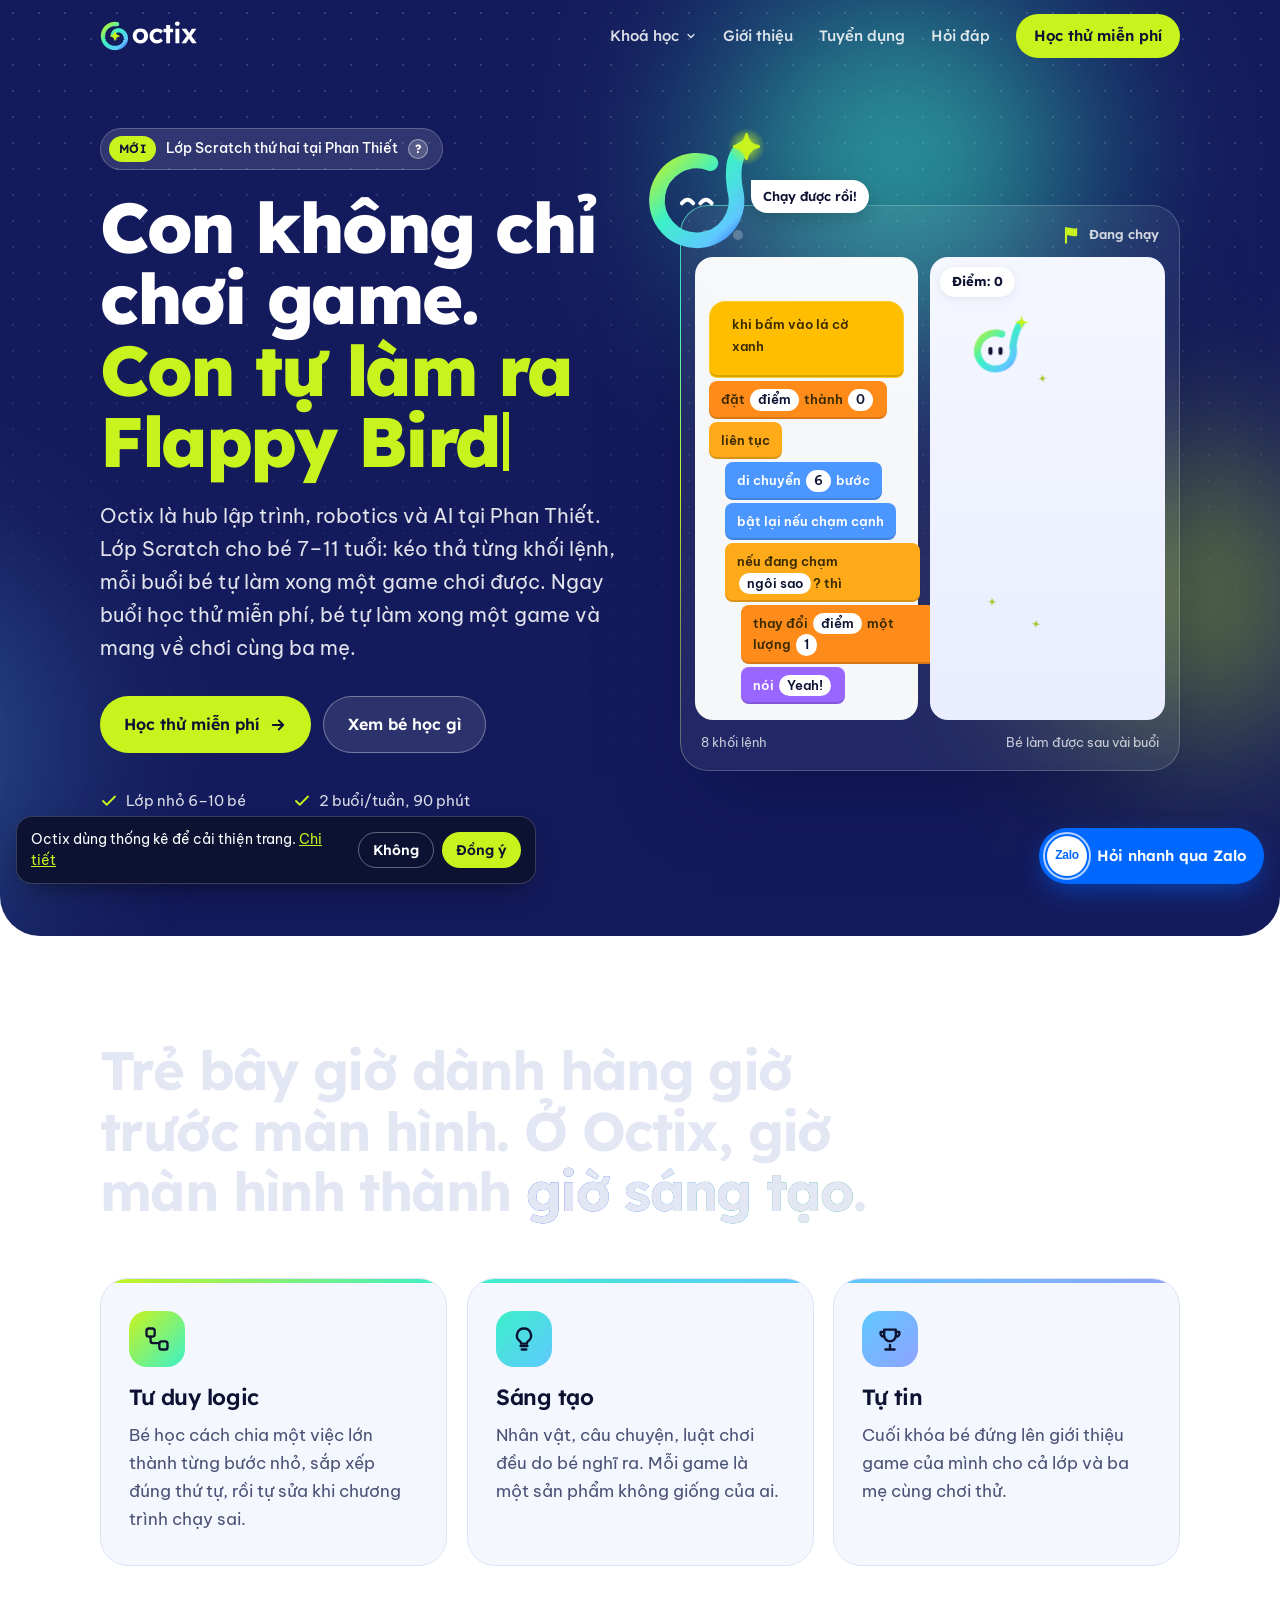
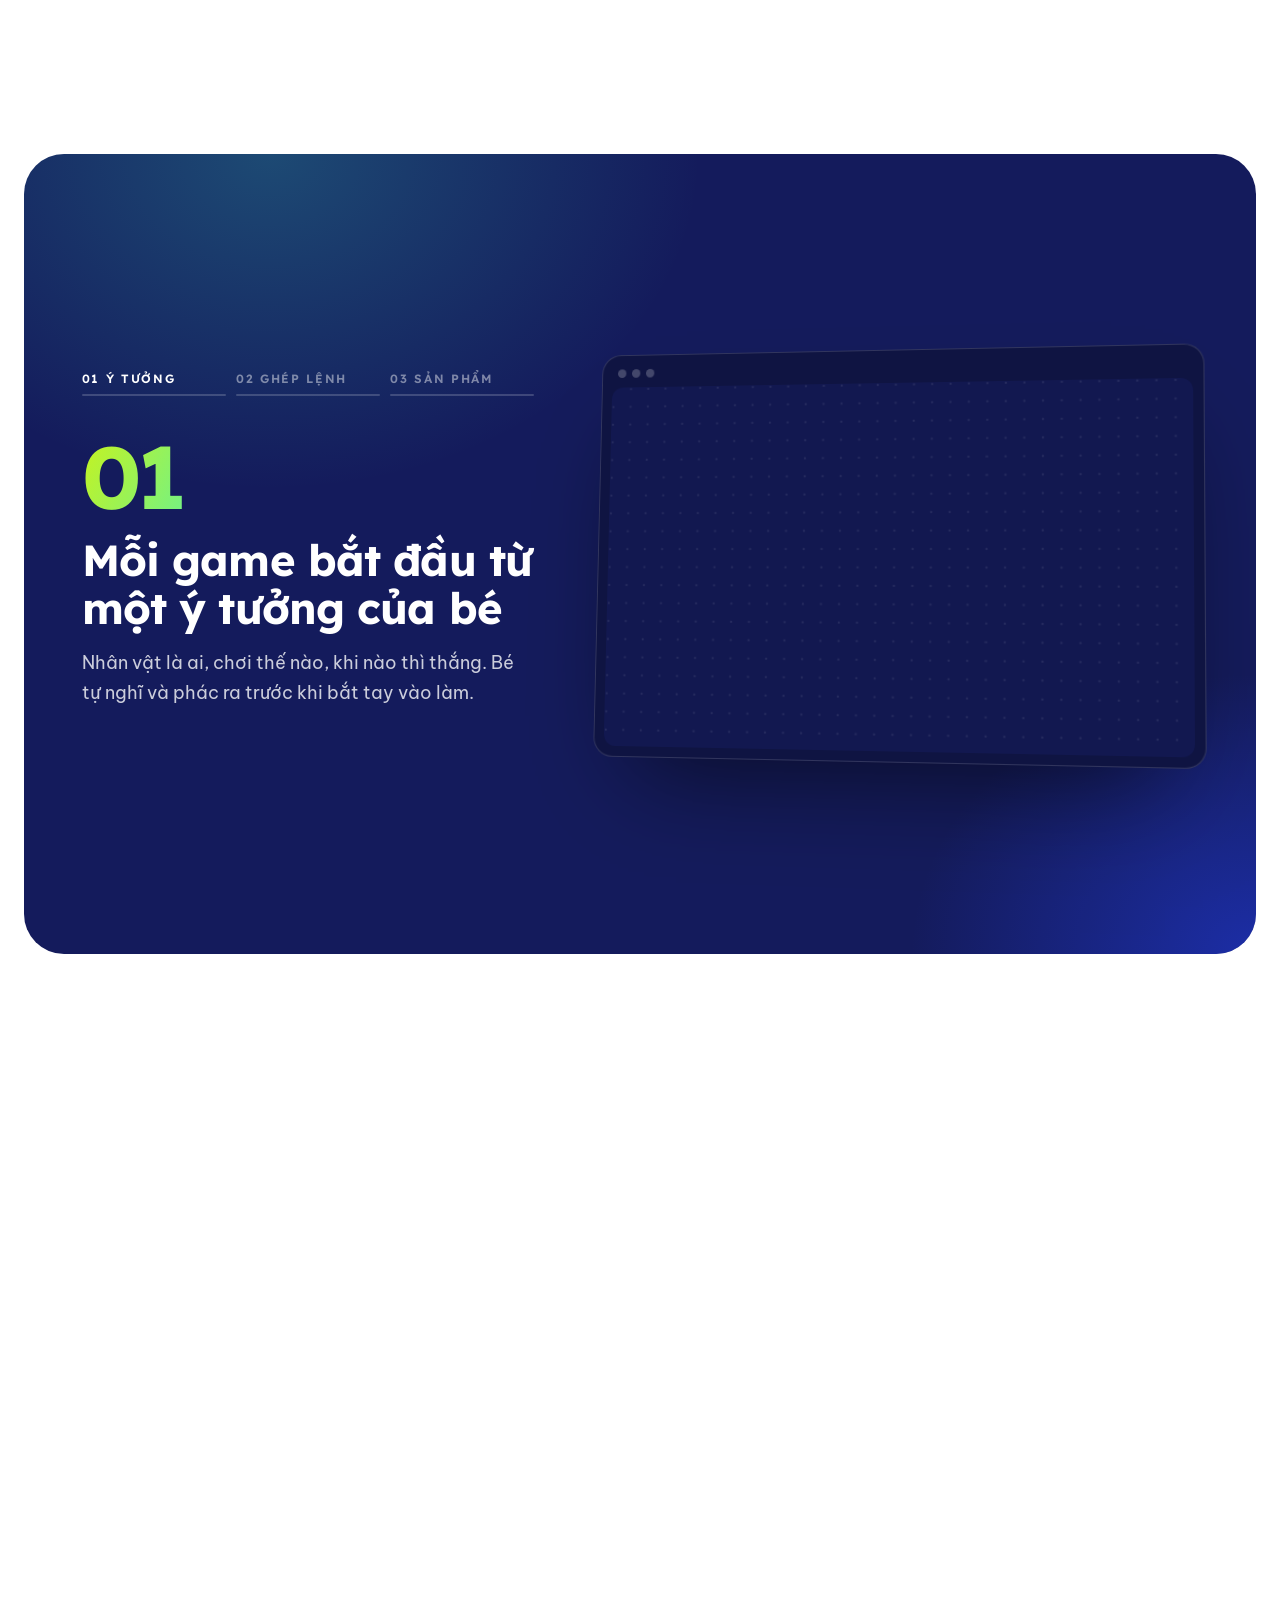
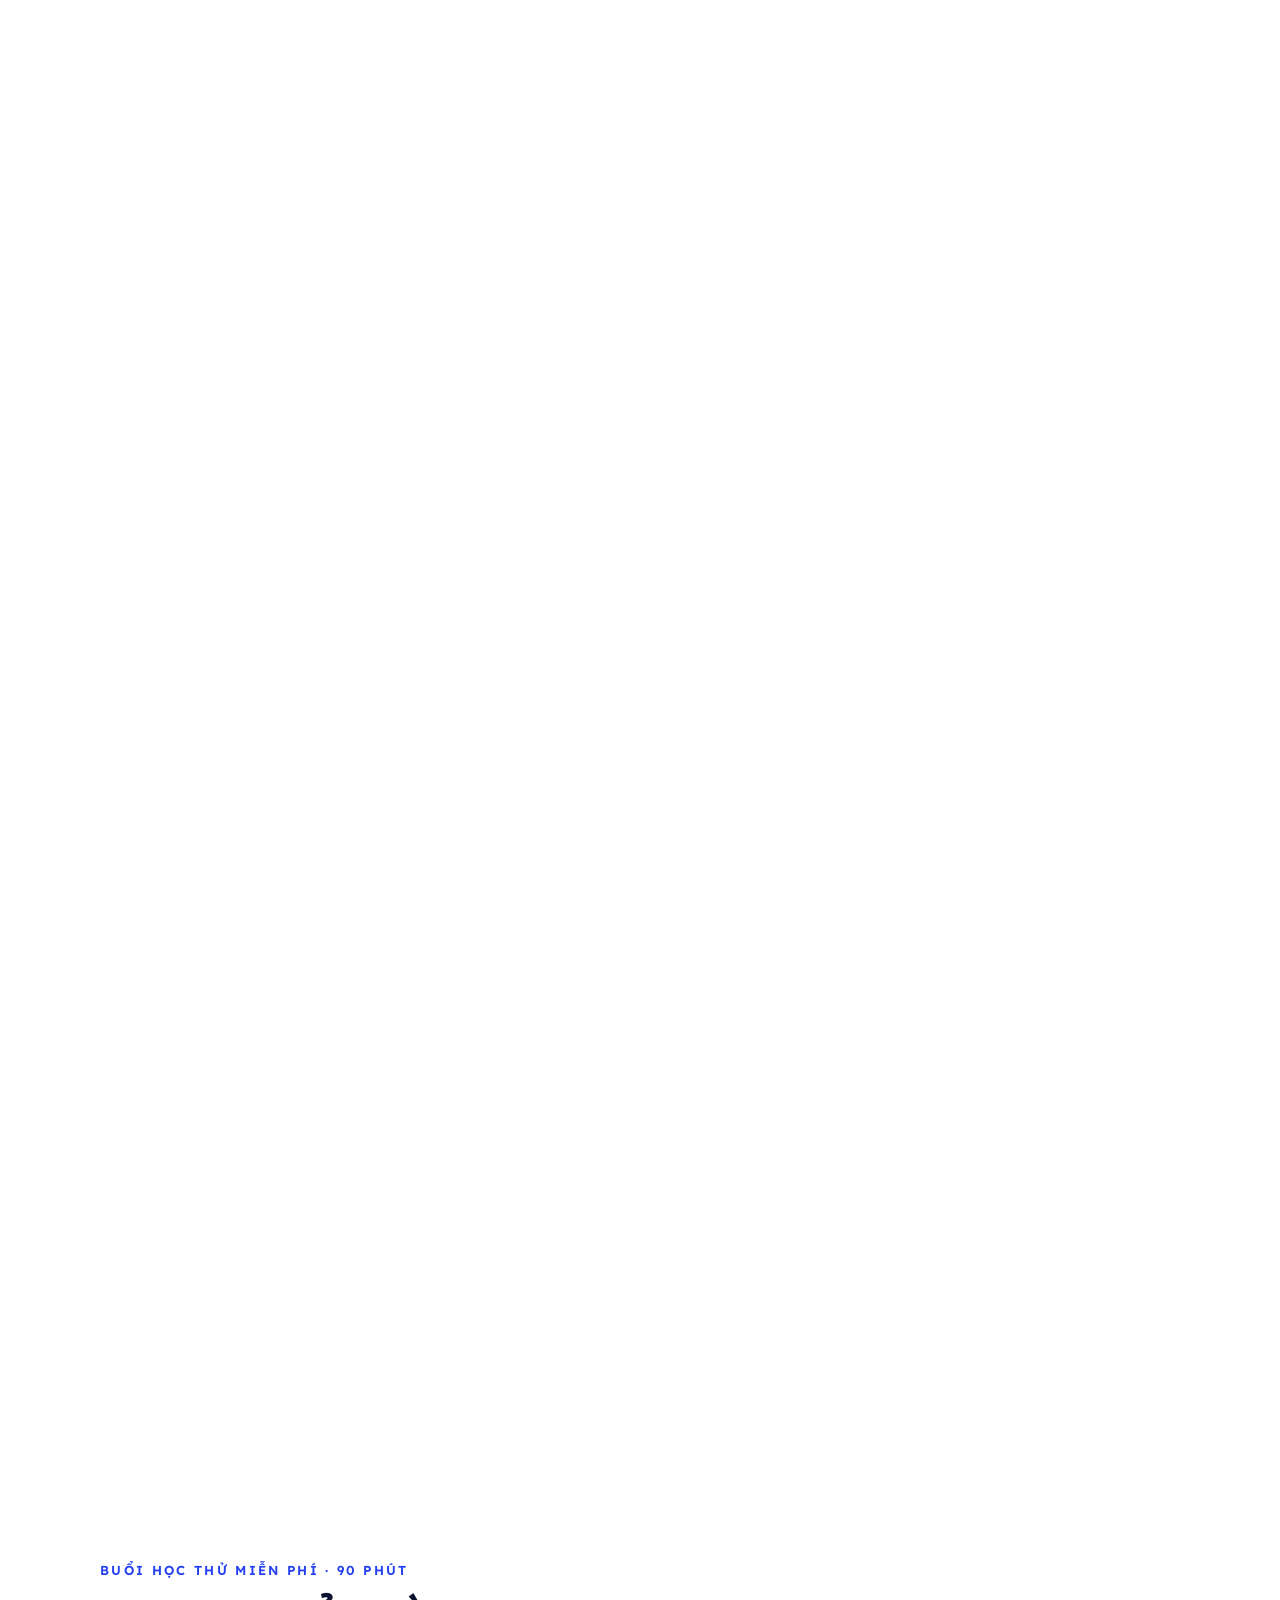
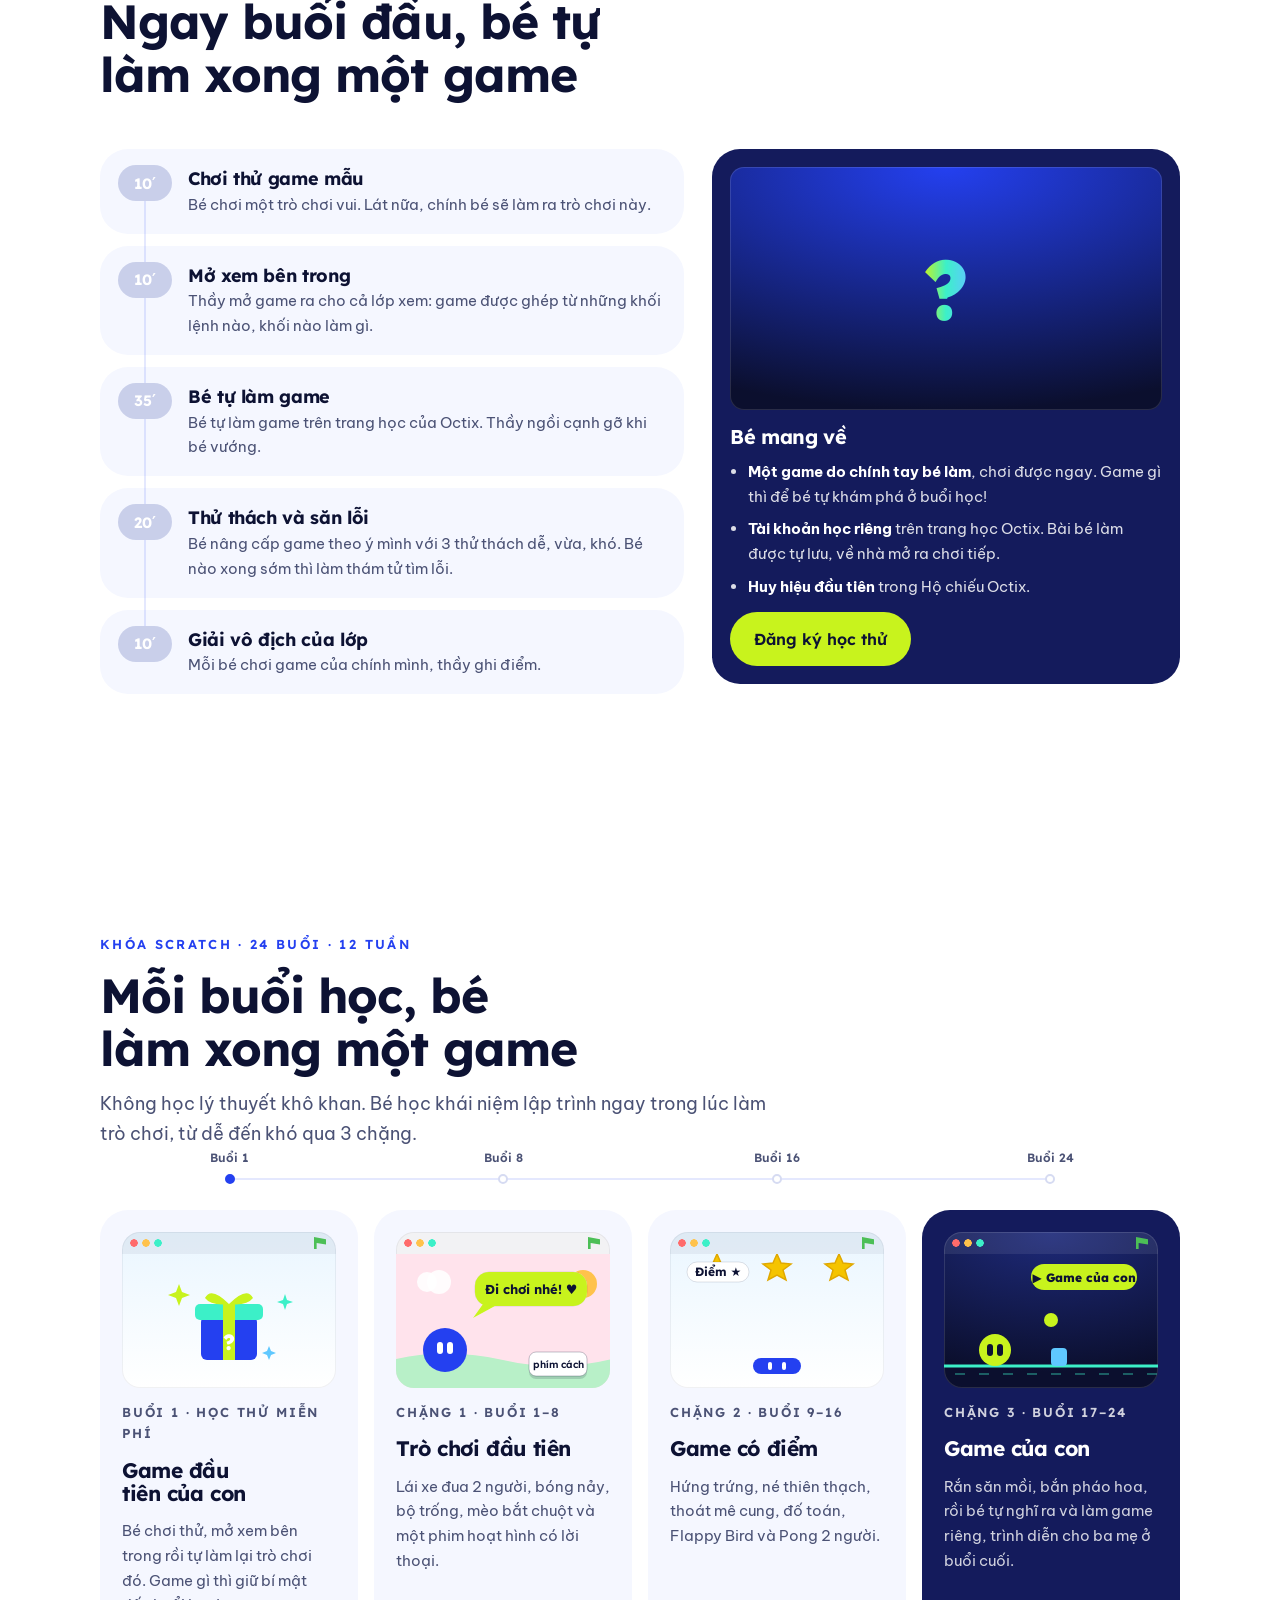
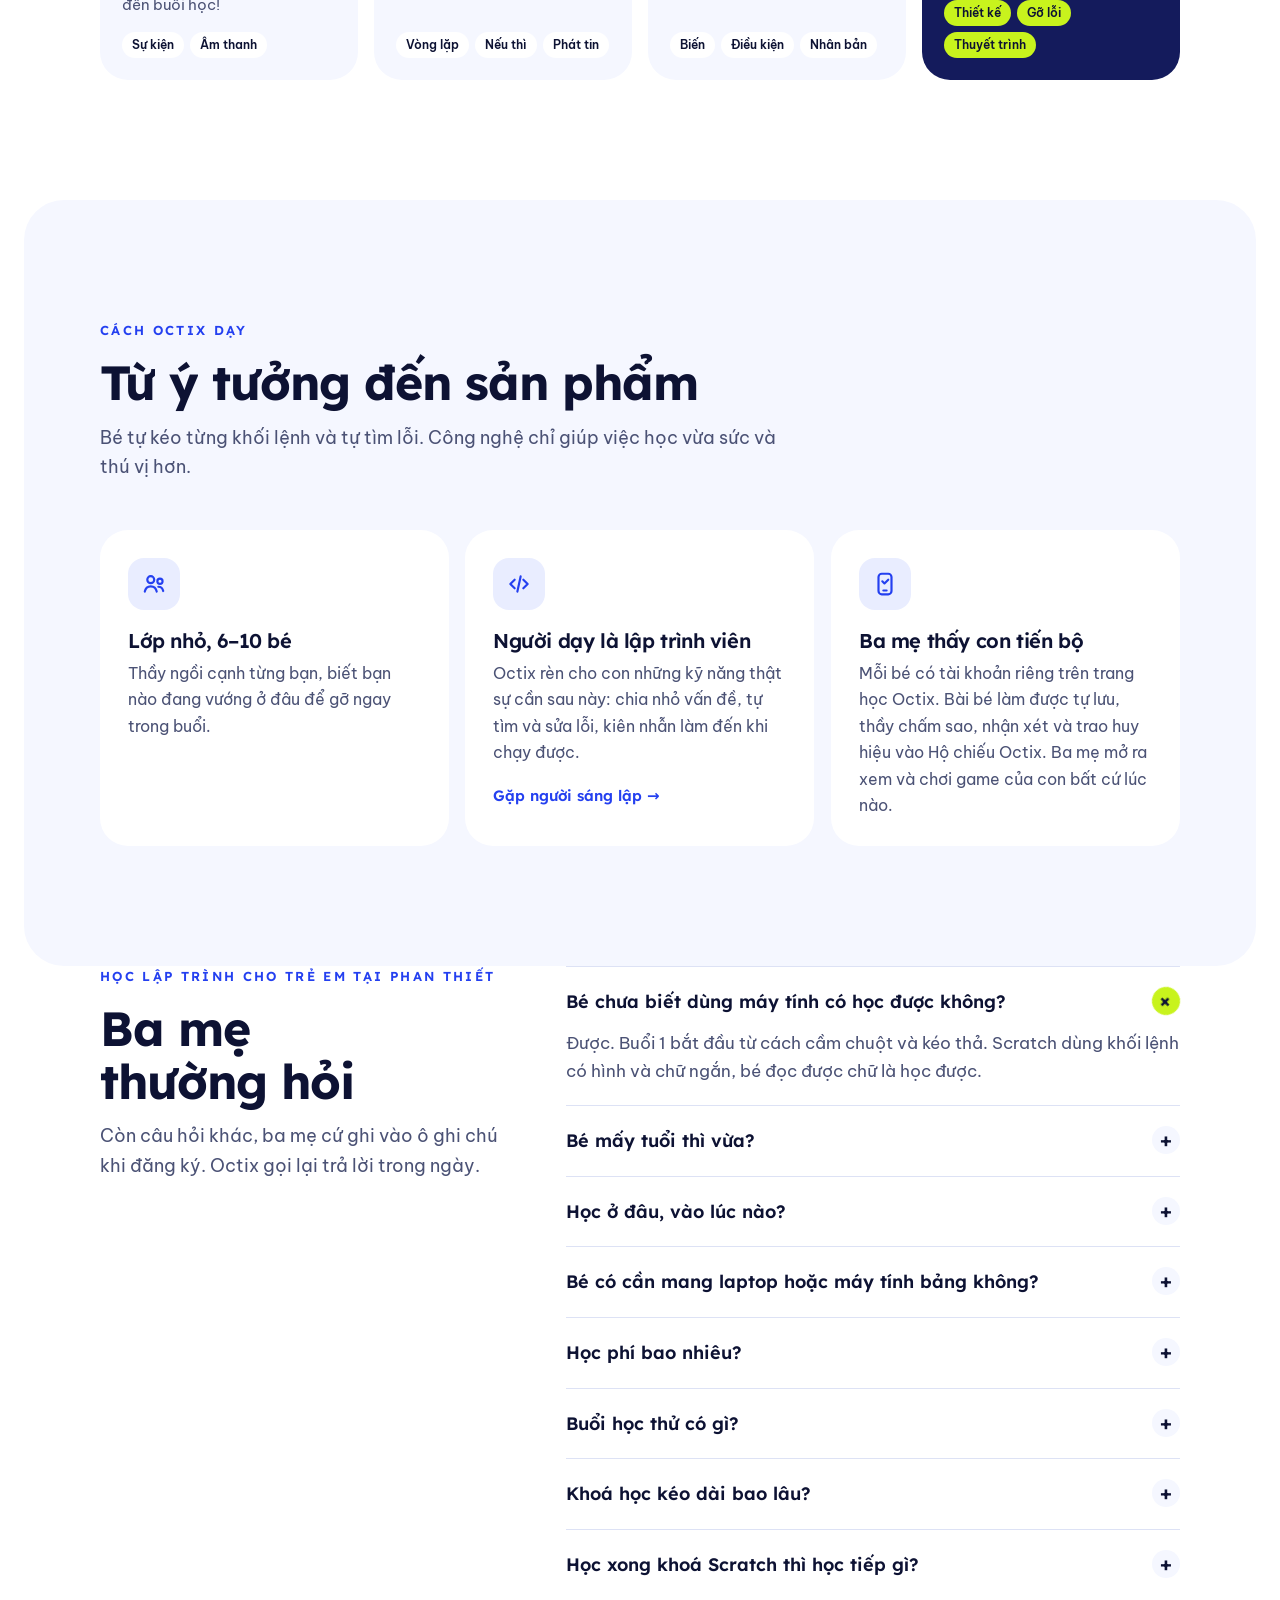
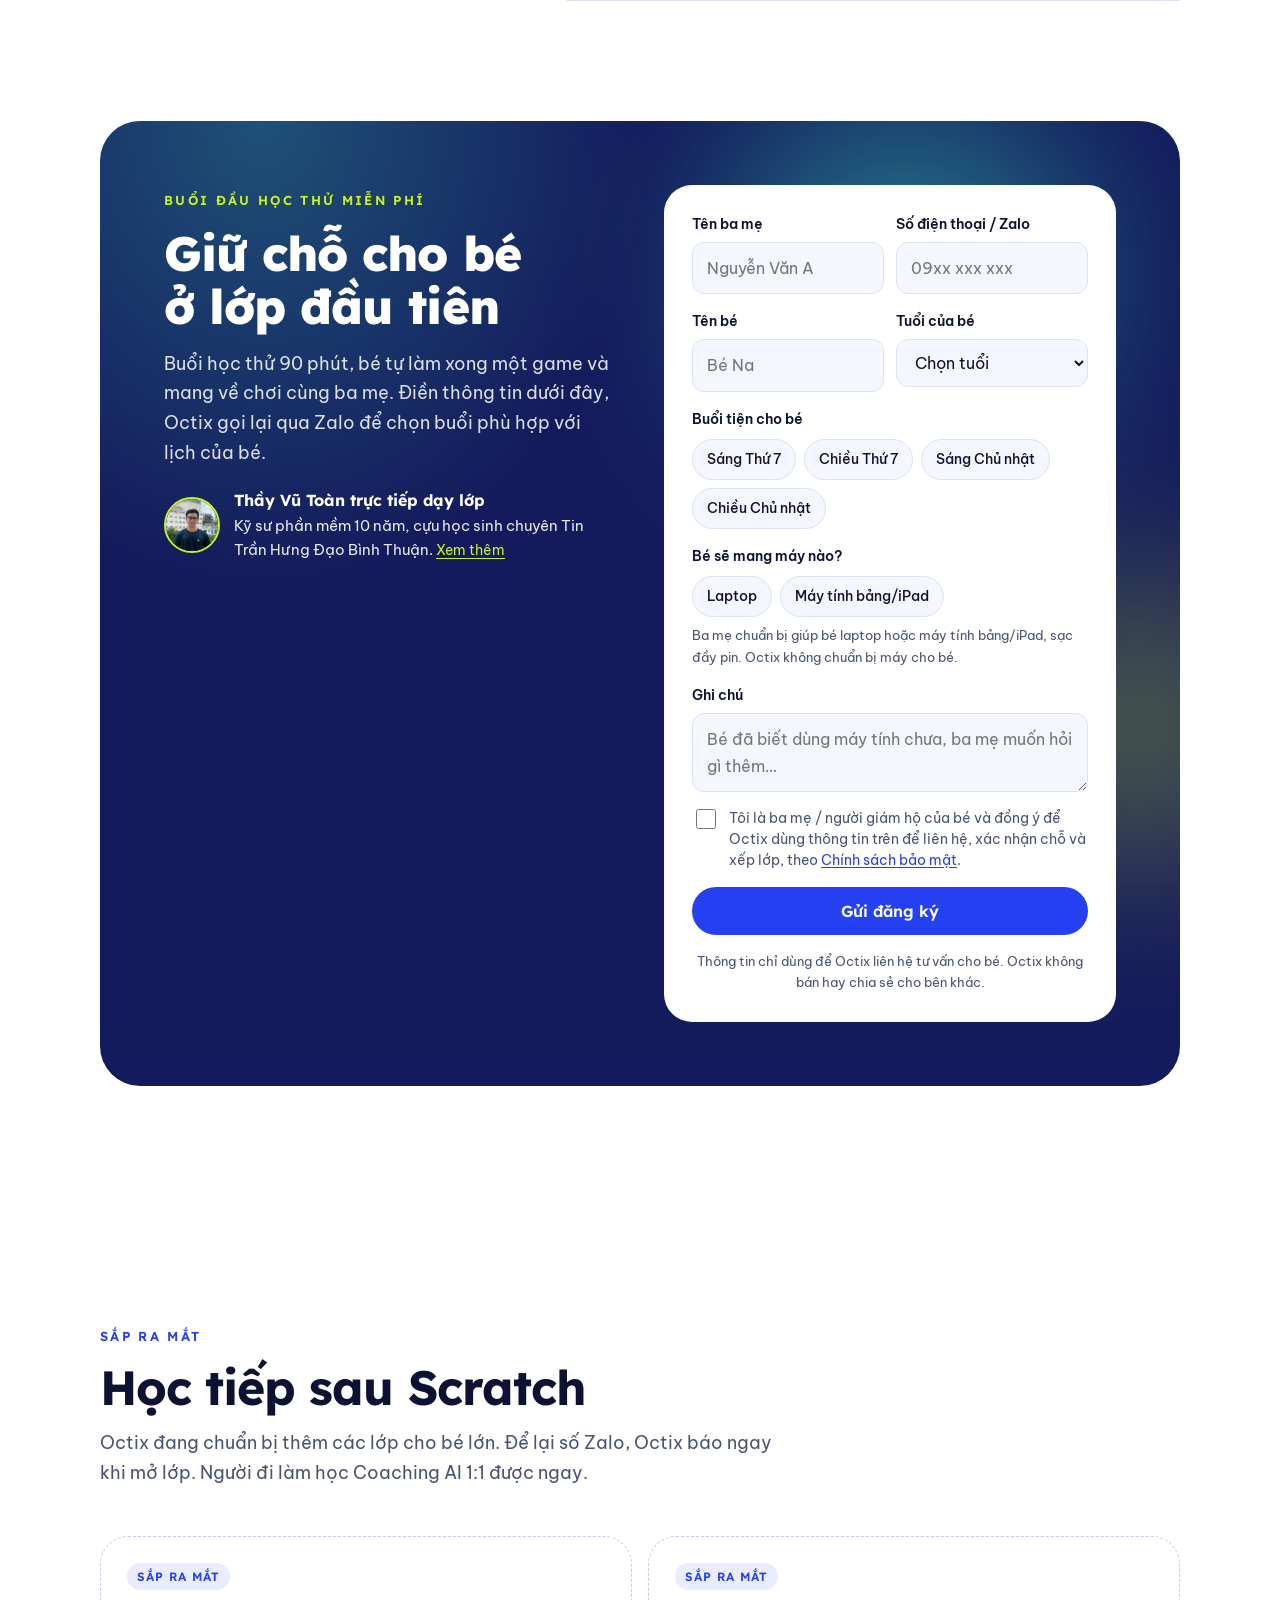
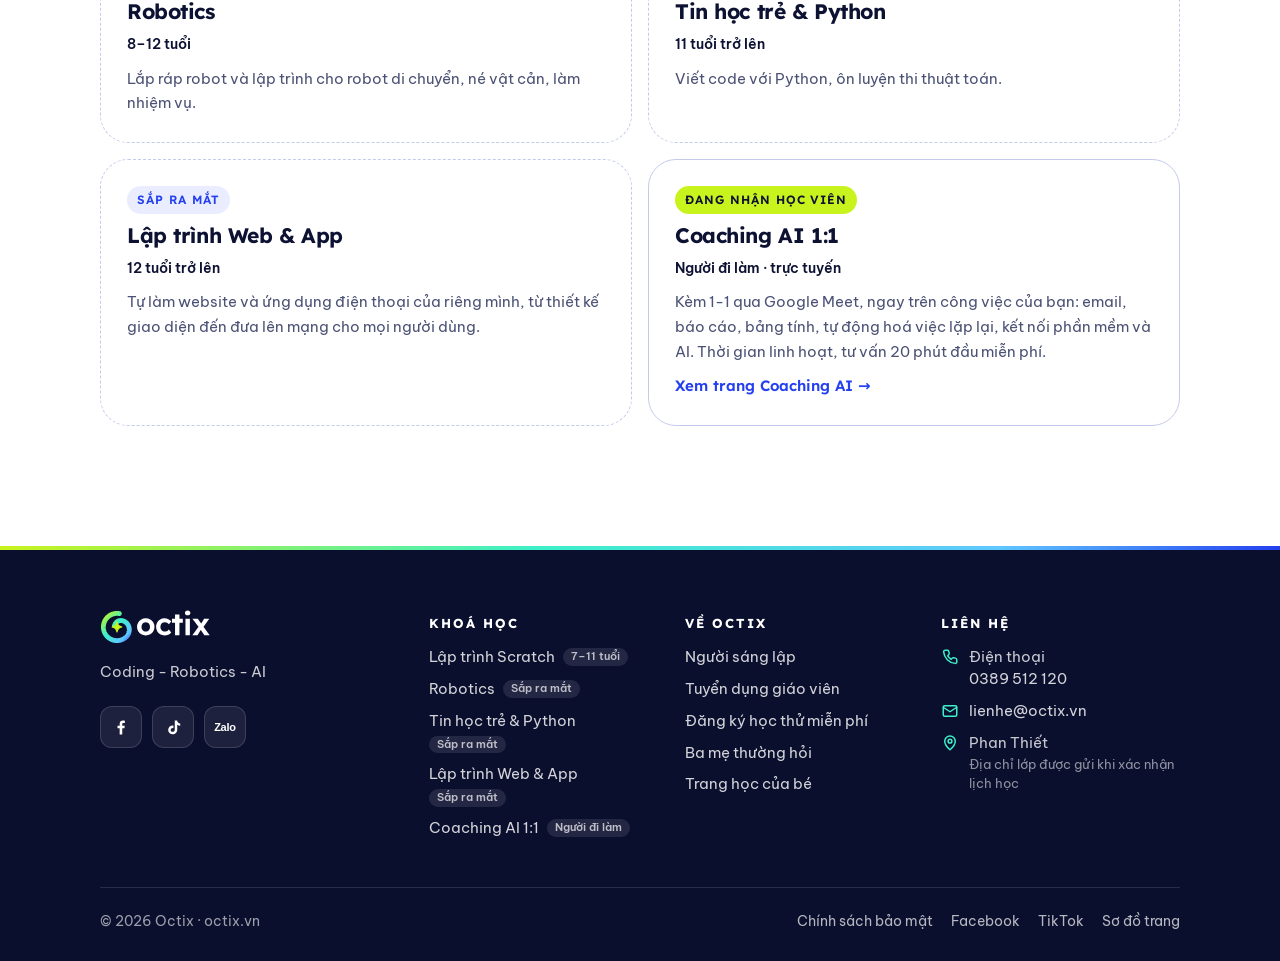
<file: index.html>
<!doctype html>
<html lang="vi" data-own-reveal>
<head>
<meta charset="utf-8">
<meta name="viewport" content="width=device-width,initial-scale=1">
<meta name="description" content="Octix (octix.vn) – hub lập trình, robotics và AI tại Phan Thiết. Lớp Scratch cho bé 7–11 tuổi. Học thử miễn phí 90 phút, lớp nhỏ 6–10 bé, mỗi buổi bé làm một game. Có thêm Coaching AI 1:1 trực tuyến cho người đi làm.">
<title>Octix Phan Thiết – Học lập trình Scratch cho bé 7–11 tuổi</title>
<link rel="canonical" href="https://octix.vn/">
<meta name="google-site-verification" content="rpXSNNeLSzbsLYdtNUiYcs31ihdwIJwoJ_nXtOvn4lw">
<meta name="robots" content="index,follow,max-image-preview:large">
<meta name="theme-color" content="#0B0F2E">
<link rel="apple-touch-icon" href="/apple-touch-icon.png">
<link rel="icon" href="/favicon.ico" sizes="48x48">
<link rel="icon" type="image/png" sizes="96x96" href="/favicon-96.png">
<link rel="icon" type="image/png" sizes="144x144" href="/favicon-144.png">
<link rel="icon" type="image/png" sizes="192x192" href="/icon-192.png">
<link rel="manifest" href="/site.webmanifest">
<meta property="og:type" content="website">
<meta property="og:site_name" content="Octix">
<meta property="og:locale" content="vi_VN">
<meta property="og:url" content="https://octix.vn/">
<meta property="og:title" content="Octix Phan Thiết – Học lập trình Scratch cho bé 7–11 tuổi">
<meta property="og:description" content="Mỗi buổi bé tự làm xong một game. Lớp nhỏ 6–10 bé, buổi đầu học thử miễn phí tại Phan Thiết.">
<meta property="og:image" content="https://octix.vn/og-image.jpg">
<meta property="og:image:width" content="1200">
<meta property="og:image:height" content="630">
<meta property="og:image:alt" content="Octix: hub lập trình, robotics và AI tại Phan Thiết, lớp Scratch cho bé 7–11 tuổi">
<meta name="twitter:card" content="summary_large_image">
<script type="application/ld+json">
{
 "@context": "https://schema.org",
 "@graph": [
  {
   "@type": [
    "EducationalOrganization",
    "LocalBusiness"
   ],
   "@id": "https://octix.vn/#org",
   "name": "Octix",
   "alternateName": [
    "Octix Phan Thiết",
    "Octix Edu Phan Thiết",
    "octix.vn"
   ],
   "url": "https://octix.vn/",
   "logo": "https://octix.vn/icon-512.png",
   "image": "https://octix.vn/og-image.jpg",
   "description": "Lớp lập trình Scratch cho trẻ 7–11 tuổi tại Phan Thiết và Coaching AI 1:1 trực tuyến cho người đi làm.",
   "telephone": "+84862326416",
   "email": "lienhe@octix.vn",
   "address": {
    "@type": "PostalAddress",
    "addressLocality": "Phan Thiết",
    "addressCountry": "VN"
   },
   "areaServed": {
    "@type": "City",
    "name": "Phan Thiết"
   },
   "founder": {
    "@type": "Person",
    "name": "Vũ Toàn",
    "url": "https://octix.vn/nguoi-sang-lap/"
   },
   "sameAs": [
    "https://zalo.me/0862326416",
    "https://www.facebook.com/octix.phanthiet",
    "https://www.tiktok.com/@octix.phanthiet"
   ]
  },
  {
   "@type": "WebSite",
   "@id": "https://octix.vn/#website",
   "name": "Octix",
   "alternateName": "Octix Phan Thiết",
   "url": "https://octix.vn/",
   "inLanguage": "vi",
   "publisher": {
    "@id": "https://octix.vn/#org"
   }
  },
  {
   "@type": "Course",
   "name": "Lập trình Scratch cho trẻ 7–11 tuổi",
   "description": "Khoá 24 buổi × 90 phút, 2 buổi/tuần trong 12 tuần. Mỗi buổi bé tự làm xong một game bằng Scratch. Lớp nhỏ 6–10 bé, buổi đầu học thử miễn phí.",
   "provider": {
    "@id": "https://octix.vn/#org"
   },
   "inLanguage": "vi",
   "educationalLevel": "Trẻ em 7–11 tuổi",
   "hasCourseInstance": {
    "@type": "CourseInstance",
    "courseMode": "onsite",
    "location": {
     "@type": "Place",
     "name": "Octix Phan Thiết",
     "address": {
      "@type": "PostalAddress",
      "addressLocality": "Phan Thiết",
      "addressCountry": "VN"
     }
    },
    "courseSchedule": {
     "@type": "Schedule",
     "repeatFrequency": "P1W",
     "repeatCount": 12,
     "duration": "PT90M"
    },
    "courseWorkload": "PT36H"
   }
  },
  {
   "@type": "FAQPage",
   "mainEntity": [
    {
     "@type": "Question",
     "name": "Bé chưa biết dùng máy tính có học được không?",
     "acceptedAnswer": {
      "@type": "Answer",
      "text": "Được. Buổi 1 bắt đầu từ cách cầm chuột và kéo thả. Scratch dùng khối lệnh có hình và chữ ngắn, bé đọc được chữ là học được."
     }
    },
    {
     "@type": "Question",
     "name": "Bé mấy tuổi thì vừa?",
     "acceptedAnswer": {
      "@type": "Answer",
      "text": "Lớp dành cho bé 7–11 tuổi. Bé lớn hơn mới bắt đầu học lập trình vẫn học được, Octix sẽ giao thử thách khó hơn."
     }
    },
    {
     "@type": "Question",
     "name": "Học ở đâu, vào lúc nào?",
     "acceptedAnswer": {
      "@type": "Answer",
      "text": "Lớp học tại Phan Thiết, mỗi tuần 2 buổi, mỗi buổi 90 phút. Octix gửi địa chỉ và giờ học cụ thể khi xác nhận lịch với ba mẹ."
     }
    },
    {
     "@type": "Question",
     "name": "Bé có cần mang laptop hoặc máy tính bảng không?",
     "acceptedAnswer": {
      "@type": "Answer",
      "text": "Có. Ba mẹ chuẩn bị giúp bé một laptop hoặc máy tính bảng/iPad, sạc đầy pin trước giờ học. Octix không chuẩn bị máy cho bé. Học trên máy của mình, bé quen máy và về nhà luyện tiếp được ngay."
     }
    },
    {
     "@type": "Question",
     "name": "Học phí bao nhiêu?",
     "acceptedAnswer": {
      "@type": "Answer",
      "text": "Buổi học đầu tiên miễn phí để bé học thử. Nếu bé thích và muốn học tiếp, Octix sẽ thông báo học phí chi tiết cho ba mẹ."
     }
    },
    {
     "@type": "Question",
     "name": "Buổi học thử có gì?",
     "acceptedAnswer": {
      "@type": "Answer",
      "text": "90 phút, bé chơi thử một trò chơi rồi tự làm ra chính trò chơi đó. Bé được tạo tài khoản học riêng để về nhà mở lại game. Cuối buổi ba mẹ được mời vào chơi thử game của con."
     }
    },
    {
     "@type": "Question",
     "name": "Khoá học kéo dài bao lâu?",
     "acceptedAnswer": {
      "@type": "Answer",
      "text": "24 buổi trong khoảng 12 tuần. Mỗi buổi bé làm xong một game. Buổi cuối là Ngày trình diễn: bé giới thiệu game do chính mình nghĩ ra cho ba mẹ chơi thử."
     }
    },
    {
     "@type": "Question",
     "name": "Học xong khoá Scratch thì học tiếp gì?",
     "acceptedAnswer": {
      "@type": "Answer",
      "text": "Bé có thể học tiếp Scratch nâng cao, sau đó chuyển sang Robotics hoặc Python khi các lớp này mở."
     }
    }
   ]
  }
 ]
}
</script>
<link rel="preconnect" href="https://fonts.googleapis.com">
<link rel="preconnect" href="https://fonts.gstatic.com" crossorigin>
<link rel="stylesheet" href="https://fonts.googleapis.com/css2?family=Lexend:wght@500;600;700;800&family=Be+Vietnam+Pro:wght@400;500;600;700&display=swap">
<link rel="stylesheet" href="/assets/site.css">
<style>
/* Layout: brand-blue hero with live "code → game" demo, then calm white sections; one bold moment (the demo), everything else quiet.
   Single committed light look from the Octix design system (brand blue + lime on white). */
:root{
  --night:#0B0F2E; --brand:#2440F0; --brand-deep:#1A2BB8; --lime:#C8F31D; --ink:#0D1233; --muted:#4B5275;
  --surface:#FFFFFF; --surface-2:#F5F7FF; --soft:#E9EDFF; --line:#DDE2F5; --night:#141B5C;
  --mint:#3CF0C8; --sky:#5FC8FF; --sea:#1A8CD8; --lime-text:#4F6F00; --on-brand:#FFFFFF;
  --f-display:"Lexend","Be Vietnam Pro",system-ui,sans-serif;
  --f-body:"Be Vietnam Pro",system-ui,-apple-system,"Segoe UI",sans-serif;
  --f-mono:ui-monospace,"SFMono-Regular",Menlo,monospace;
  --r-md:16px; --r-lg:28px; --wrap:1160px;
  color-scheme:light;
}
*{box-sizing:border-box}
[hidden]{display:none!important}
html{scroll-behavior:smooth}
body{margin:0;background:var(--surface);color:var(--ink);font-family:var(--f-body);font-size:17px;line-height:1.65;-webkit-font-smoothing:antialiased;overflow-x:hidden}
h1,h2,h3{font-family:var(--f-display);line-height:1.1;margin:0;text-wrap:balance;letter-spacing:-.02em}
p{margin:0}
a{color:inherit}
.wrap{max-width:var(--wrap);margin:0 auto;padding-inline:clamp(16px,4vw,40px)}
.eyebrow{font-family:var(--f-display);font-weight:600;font-size:13px;letter-spacing:.18em;text-transform:uppercase;color:var(--brand)}
:focus-visible{outline:2px solid var(--lime);outline-offset:3px;border-radius:6px}
.btn{display:inline-flex;align-items:center;gap:10px;font-family:var(--f-display);font-weight:600;font-size:16px;padding:14px 24px;border-radius:999px;border:0;cursor:pointer;text-decoration:none;transition:transform .2s ease,box-shadow .2s ease,background .2s}
.btn-lime{background:var(--lime);color:var(--ink);box-shadow:0 0 0 0 rgba(200,243,29,.5)}
.btn-lime:hover{transform:translateY(-2px);box-shadow:0 10px 30px -8px rgba(200,243,29,.7)}
.btn-ghost{background:rgba(255,255,255,.1);color:var(--on-brand);border:1px solid rgba(255,255,255,.35)}
.btn-ghost:hover{background:rgba(255,255,255,.18)}
.btn-brand{background:var(--brand);color:var(--on-brand)}
.btn-brand:hover{transform:translateY(-2px);box-shadow:0 12px 30px -10px rgba(36,64,240,.6)}


/* ---------- HERO ---------- */
.hero{position:relative;background:var(--night);color:var(--on-brand);border-radius:0 0 40px 40px;overflow:hidden;isolation:isolate;padding-block:128px 88px}
.aurora{position:absolute;inset:-20%;z-index:-1;filter:blur(70px);opacity:.75;pointer-events:none}
.aurora span{position:absolute;border-radius:50%;mix-blend-mode:screen}
.aurora .a1{width:46vw;height:46vw;left:48%;top:4%;background:radial-gradient(circle,var(--mint) 0%,transparent 65%);animation:drift1 18s ease-in-out infinite}
.aurora .a2{width:40vw;height:40vw;left:66%;top:40%;background:radial-gradient(circle,var(--lime) 0%,transparent 62%);opacity:.7;animation:drift2 22s ease-in-out infinite}
.aurora .a3{width:52vw;height:52vw;left:-12%;top:46%;background:radial-gradient(circle,var(--sky) 0%,transparent 60%);opacity:.55;animation:drift3 26s ease-in-out infinite}
@keyframes drift1{50%{transform:translate(-12%,14%) scale(1.15)}}
@keyframes drift2{50%{transform:translate(-18%,-10%) scale(.9)}}
@keyframes drift3{50%{transform:translate(14%,-12%) scale(1.1)}}
.hero::before{content:"";position:absolute;inset:0;z-index:-1;background-image:radial-gradient(rgba(255,255,255,.16) 1px,transparent 1.2px);background-size:26px 26px;mask-image:linear-gradient(180deg,#000 0%,transparent 85%);-webkit-mask-image:linear-gradient(180deg,#000 0%,transparent 85%)}
.hero-grid{display:grid;grid-template-columns:1.05fr 1fr;gap:56px;align-items:center}
.hero-grid>*{min-width:0}
.pill{cursor:help;display:inline-flex;align-items:center;gap:10px;padding:7px 14px 7px 8px;border-radius:999px;background:rgba(255,255,255,.12);border:1px solid rgba(255,255,255,.22);font-size:14px;font-weight:500}
.pill b{background:var(--lime);color:var(--ink);font-family:var(--f-display);font-weight:600;font-size:12px;letter-spacing:.04em;padding:3px 10px;border-radius:999px}
.tip{position:relative;z-index:30}
.tip::after{content:attr(data-tip);position:absolute;left:0;top:calc(100% + 10px);z-index:20;white-space:nowrap;font-family:var(--f-body);font-size:14px;font-weight:500;background:#fff;color:var(--ink);padding:8px 14px;border-radius:12px;box-shadow:0 10px 30px rgba(0,0,0,.25);opacity:0;transform:translateY(-4px);pointer-events:none;transition:opacity .12s,transform .12s}
.tip:hover::after,.tip:focus-visible::after,.tip:focus::after,.tip.open::after{opacity:1;transform:none}
.qi{font-style:normal;display:grid;place-items:center;width:20px;height:20px;border-radius:50%;background:rgba(255,255,255,.18);border:1px solid rgba(255,255,255,.45);font-family:var(--f-display);font-weight:700;font-size:12px;line-height:1;color:#fff;position:relative;flex:none}
.qi::before{content:"";position:absolute;inset:-4px;border-radius:50%;border:1.5px solid var(--lime);opacity:0;animation:qping 2.4s ease-out infinite}
.pill:hover .qi,.pill.open .qi{background:var(--lime);color:var(--ink);border-color:var(--lime)}
@keyframes qping{0%{transform:scale(.8);opacity:.9}70%,100%{transform:scale(1.5);opacity:0}}
@media (prefers-reduced-motion:reduce){.qi::before{animation:none}}
.hero h1{font-size:clamp(38px,5.6vw,70px);font-weight:800;margin-top:22px;letter-spacing:-.035em;line-height:1.02}
.hero h1 .l2{display:block;color:var(--lime)}
.typed{display:inline-block;position:relative;white-space:nowrap;min-height:1.02em}
.typed::after{content:"";display:inline-block;width:.08em;height:.85em;margin-left:.06em;background:var(--lime);vertical-align:-.06em;animation:blink 1s steps(1) infinite}
@keyframes blink{50%{opacity:0}}
.hero .lead{font-size:clamp(17px,1.6vw,20px);max-width:34em;margin-top:22px;color:rgba(255,255,255,.88)}
.hero .ctas{display:flex;flex-wrap:wrap;gap:12px;margin-top:32px}
.facts{display:grid;grid-template-columns:repeat(2,max-content);gap:10px 28px;margin-top:36px;font-size:15px;color:rgba(255,255,255,.85)}
.facts span{display:inline-flex;align-items:center;gap:8px}
.facts svg{flex:none}

/* demo card */
.demo{position:relative;background:rgba(255,255,255,.06);border:1px solid rgba(255,255,255,.2);border-radius:var(--r-lg);padding:14px;backdrop-filter:blur(12px);-webkit-backdrop-filter:blur(12px);box-shadow:0 40px 80px -30px rgba(5,10,60,.6)}
.demo::before{content:"";position:absolute;inset:-1px;border-radius:inherit;padding:1px;background:conic-gradient(from var(--ang,0deg),transparent 0 60%,var(--lime) 75%,var(--mint) 85%,transparent 95%);-webkit-mask:linear-gradient(#000 0 0) content-box,linear-gradient(#000 0 0);-webkit-mask-composite:xor;mask-composite:exclude;animation:spin 6s linear infinite;pointer-events:none}
@property --ang{syntax:"<angle>";inherits:false;initial-value:0deg}
@keyframes spin{to{--ang:360deg}}
.demo-bar{display:flex;align-items:center;justify-content:space-between;padding:4px 6px 12px}
.dots{display:flex;gap:6px}.dots i{width:10px;height:10px;border-radius:50%;background:rgba(255,255,255,.25)}
.flag{display:inline-flex;align-items:center;gap:8px;font-family:var(--f-display);font-size:13px;font-weight:600;color:rgba(255,255,255,.8)}
.flag svg{transition:transform .3s}
.demo.running .flag svg{transform:scale(1.15)}
.demo-body{display:grid;grid-template-columns:1fr 1.05fr;gap:12px}
.demo-body>*{min-width:0}
.code{background:rgba(255,255,255,.96);border-radius:18px;padding:16px 14px;min-height:280px;display:flex;flex-direction:column;gap:3px}
.blk{font-family:var(--f-body);font-weight:600;font-size:13px;color:#fff;padding:8px 12px;border-radius:8px;width:max-content;max-width:100%;position:relative;box-shadow:inset 0 -2px 0 rgba(0,0,0,.15);transform:translateX(-14px) scale(.96);opacity:.18;transition:transform .45s cubic-bezier(.2,1.4,.4,1),opacity .3s}
.blk.on{transform:none;opacity:1}
.blk.ev{background:#FFBF00;color:#3a2a00;border-radius:16px 16px 8px 8px;padding-top:12px}
.blk.ctl{background:#FFAB19;color:#3a2a00}
.blk.mo{background:#4C97FF}
.blk.lo{background:#9966FF}
.blk.se{background:#5CB1D6}
.blk.va{background:#FF8C1A;color:#3a2a00}
.blk.so{background:#CF63CF}
.in1{margin-left:16px}.in2{margin-left:32px}
.blk .v{display:inline-block;background:#fff;color:var(--ink);border-radius:999px;padding:0 8px;margin:0 2px;font-weight:600}
.stage{position:relative;background:linear-gradient(180deg,#F5F7FF,#E9EDFF);border-radius:18px;overflow:hidden;min-height:280px}
.stage canvas{position:absolute;inset:0;width:100%;height:100%}
.score{position:absolute;top:10px;left:10px;font-family:var(--f-display);font-weight:700;font-size:13px;color:var(--ink);background:#fff;border-radius:999px;padding:4px 12px;box-shadow:0 2px 8px rgba(13,18,51,.08);font-variant-numeric:tabular-nums}
.demo-cap{font-size:13px;color:rgba(255,255,255,.75);padding:12px 6px 2px;display:flex;justify-content:space-between;gap:12px}


/* Octi mascot on the demo card */
.octi{position:absolute;top:-78px;left:-34px;width:118px;z-index:3;pointer-events:none}
.octi svg{width:100%;height:auto;overflow:visible;display:block;animation:bob 2.6s ease-in-out infinite}
.octi .tail{transform-box:view-box;transform-origin:154px 96px;animation:sway 2.6s ease-in-out infinite}
.octi .ostar{transform-box:fill-box;transform-origin:center;transition:transform .4s}
.octi .halo{opacity:0;transition:opacity .4s}
.octi .eyes{transform-box:view-box;transform-origin:100px 112px;animation:blink 4.2s infinite}
.octi.think .ostar{animation:ospin 1.4s linear infinite}
.octi.think .halo{opacity:1}
.octi.think .eyes{transform:translate(4px,-5px)}
.octi.happy svg{animation:hop .7s cubic-bezier(.3,.7,.4,1) 3}
.octi.happy .halo{opacity:1}
.octi.happy .pill{opacity:0}.octi .arc{opacity:0}.octi.happy .arc{opacity:1}
.obubble{position:absolute;left:104px;top:52px;white-space:nowrap;font-family:var(--f-display);font-weight:600;font-size:13px;background:#fff;color:var(--ink);padding:6px 12px;border-radius:4px 999px 999px 999px;box-shadow:0 6px 18px rgba(0,0,0,.18);transition:opacity .3s,transform .3s}
.obubble.hide{opacity:0;transform:translateY(6px)}
@keyframes bob{50%{transform:translateY(-6px)}}
@keyframes sway{50%{transform:rotate(-7deg)}}
@keyframes blink{0%,46%,50%,100%{transform:scaleY(1)}48%{transform:scaleY(.1)}}
@keyframes ospin{to{transform:rotate(360deg)}}
@keyframes hop{0%{transform:translateY(0) scale(1,1)}20%{transform:translateY(0) scale(1.1,.88)}50%{transform:translateY(-26px) scale(.94,1.08)}80%{transform:translateY(0) scale(1.06,.94)}100%{transform:translateY(0) scale(1,1)}}
@media (max-width:980px){.demo{margin-top:64px}}
@media (max-width:560px){.octi{left:-8px;width:96px;top:-66px}.obubble{left:86px;top:42px}}
@media (max-width:560px){.facts{gap:10px 16px;font-size:14px}.tip::after{white-space:normal;width:max-content;max-width:calc(100vw - 40px)}}

/* ---------- SECTIONS ---------- */
section{padding-block:clamp(72px,10vw,120px)}
.sec-head{max-width:720px;display:flex;flex-direction:column;gap:14px;margin-bottom:48px}
.sec-head h2{font-size:clamp(30px,4vw,48px);font-weight:700}
.sec-head p{color:var(--muted);font-size:18px;max-width:38em}

/* statement */
.statement{padding-block:clamp(64px,9vw,104px) 0}
.big{font-family:var(--f-display);font-weight:700;font-size:clamp(28px,4.4vw,54px);line-height:1.12;letter-spacing:-.03em;max-width:20em;text-wrap:balance}
.big .grad{background:linear-gradient(100deg,var(--brand) 10%,var(--sea) 45%,#0E9F7A 85%);-webkit-background-clip:text;background-clip:text;color:transparent}
.big .muted{color:#B5BCDB}
.gains{display:grid;grid-template-columns:repeat(3,1fr);gap:20px;margin-top:56px}
.gain{position:relative;overflow:hidden;display:flex;flex-direction:column;gap:12px;padding:32px 28px;border-radius:var(--r-lg);background:var(--surface-2);border:1px solid var(--line);transition:transform .25s ease,box-shadow .25s ease}
.gain::before{content:"";position:absolute;left:0;right:0;top:0;height:4px;background:var(--g)}
.gain:hover{transform:translateY(-4px);box-shadow:0 24px 48px -24px rgba(36,64,240,.35)}
.gain .gi{width:56px;height:56px;border-radius:18px;display:grid;place-items:center;background:var(--g);color:var(--ink);margin-bottom:6px}
.gain h3{font-size:22px;font-weight:600}
.gain p{color:var(--muted)}
.gain.g1{--g:linear-gradient(135deg,var(--lime),var(--mint))}
.gain.g2{--g:linear-gradient(135deg,var(--mint),var(--sky))}
.gain.g3{--g:linear-gradient(135deg,var(--sky),#8FA3FF)}

/* roadmap */
.road{display:grid;grid-template-columns:repeat(4,1fr);gap:16px;position:relative}
.step{position:relative;background:var(--surface-2);border-radius:var(--r-lg);padding:22px;display:flex;flex-direction:column;gap:14px;overflow:hidden;transition:transform .3s ease}
.step:hover{transform:translateY(-4px)}
.step::after{content:"";position:absolute;inset:0;border-radius:inherit;pointer-events:none;background:radial-gradient(240px circle at var(--mx,50%) var(--my,0%),rgba(60,240,200,.22),transparent 60%);opacity:0;transition:opacity .3s}
.step:hover::after{opacity:1}
.step .n{font-family:var(--f-display);font-weight:600;font-size:13px;letter-spacing:.14em;text-transform:uppercase;color:var(--muted)}
.step h3{font-size:21px;font-weight:700}
.step p{font-size:15px;color:var(--muted)}
.art{height:156px;border-radius:18px;background:#fff;position:relative;overflow:hidden;padding-top:22px;box-shadow:inset 0 0 0 1px rgba(13,18,51,.06)}
.art::before{content:"";position:absolute;left:0;right:0;top:0;height:22px;background:radial-gradient(circle at 12px 11px,#FF6B6B 3.5px,transparent 4px),radial-gradient(circle at 24px 11px,#FFC24B 3.5px,transparent 4px),radial-gradient(circle at 36px 11px,#3CF0C8 3.5px,transparent 4px),rgba(13,18,51,.05);z-index:3}
.art::after{content:"";position:absolute;right:10px;top:5px;width:12px;height:12px;background:#4CBF56;clip-path:polygon(0 0,100% 18%,100% 62%,22% 50%,22% 100%,0 100%);z-index:3}
.art svg{position:absolute;left:0;top:22px;width:100%;height:calc(100% - 22px)}
.art svg *{transform-box:fill-box;transform-origin:center}
.step.last{background:var(--night);color:var(--on-brand)}
.step.last .n,.step.last p{color:rgba(255,255,255,.8)}
.step.last .art{background:rgba(255,255,255,.12)}
.tags{display:flex;flex-wrap:wrap;gap:6px;margin-top:auto}
.tags span{font-size:12px;font-weight:600;padding:3px 10px;border-radius:999px;background:#fff;color:var(--ink)}
.step.last .tags span{background:var(--lime)}

/* art pieces */
.a-stars i{position:absolute;width:16px;height:16px;background:var(--lime);clip-path:polygon(50% 0,62% 38%,100% 50%,62% 62%,50% 100%,38% 62%,0 50%,38% 38%);animation:fall 2.4s linear infinite}
.a-stars i:nth-child(1){left:20%;animation-delay:0s}.a-stars i:nth-child(2){left:50%;animation-delay:.8s}.a-stars i:nth-child(3){left:76%;animation-delay:1.6s}
.a-stars b{position:absolute;bottom:14px;left:40%;width:44px;height:12px;border-radius:999px;background:var(--brand);animation:slide 2.4s ease-in-out infinite alternate}
@keyframes fall{from{top:-20px}to{top:120px}}
@keyframes slide{from{left:14%}to{left:66%}}

/* method */
.method{background:var(--surface-2);border-radius:40px;margin-inline:clamp(8px,2vw,24px)}
.m-grid{display:grid;grid-template-columns:repeat(3,1fr);gap:16px}
.m-grid .m{flex-direction:column}
.m{background:#fff;border-radius:var(--r-lg);padding:28px;display:flex;gap:20px;align-items:flex-start}
.m>div{min-width:0;display:flex;flex-direction:column;gap:8px}
.m h3{font-size:20px;font-weight:600}
.m p{color:var(--muted);font-size:16px}
.ico{flex:none;width:52px;height:52px;border-radius:16px;display:grid;place-items:center;background:var(--soft);color:var(--brand)}
.m.ai .ico{background:linear-gradient(135deg,var(--lime),var(--mint) 55%,var(--sky))}

/* soon */
/* buổi 1: sàn nhảy */
.a-dance{background:linear-gradient(#1A1F4A,#0B0F2E)}
.a-dance .spot{fill:url(#spotG);animation:spotSw 2.4s ease-in-out infinite alternate;transform-origin:50% 0}
@keyframes spotSw{from{transform:rotate(-14deg)}to{transform:rotate(14deg)}}
.a-dance .tile{animation:disco 1.2s steps(1) infinite}
.a-dance .tile:nth-child(2n){animation-delay:.6s}
.a-dance .tile:nth-child(3n){animation-delay:.3s}
@keyframes disco{0%{opacity:.95}50%{opacity:.3}}
.a-dance .dancer{animation:groove .6s ease-in-out infinite alternate}
@keyframes groove{from{transform:translateY(0) rotate(-8deg)}to{transform:translateY(-10px) rotate(8deg)}}
.a-dance .cA{animation:cost 1.2s steps(1) infinite}
.a-dance .cB{animation:cost 1.2s steps(1) infinite reverse}
@keyframes cost{0%{opacity:1}50%{opacity:0}}
.a-dance .note{fill:#C8F31D;font:700 18px var(--f-display);animation:noteUp 2.4s ease-out infinite;opacity:0}
.a-dance .note:nth-of-type(2){animation-delay:.8s;fill:#3CF0C8}.a-dance .note:nth-of-type(3){animation-delay:1.6s;fill:#5FC8FF}
@keyframes noteUp{0%{opacity:0;transform:translate(0,0) rotate(0)}20%{opacity:1}100%{opacity:0;transform:translate(14px,-46px) rotate(20deg)}}
/* buổi 2: thiệp biết nói */
.a-card .sky2{animation:bgSwap 6s steps(1) infinite}
@keyframes bgSwap{0%{opacity:0}50%{opacity:1}}
.a-card .heart{fill:#FF6B9A;animation:heartUp 3s ease-in infinite;opacity:0}
.a-card .heart:nth-of-type(2){animation-delay:1s}.a-card .heart:nth-of-type(3){animation-delay:2s}
@keyframes heartUp{0%{opacity:0;transform:translateY(0) scale(.6)}25%{opacity:1}100%{opacity:0;transform:translateY(-60px) scale(1.1)}}
.a-card .who{animation:talk 3s ease-in-out infinite}
@keyframes talk{0%,100%{transform:translateY(0)}10%,30%{transform:translateY(-6px)}20%{transform:translateY(0)}}
.a-card .say1,.a-card .say2{animation:say 6s ease-in-out infinite}
.a-card .say2{animation-delay:-3s}
@keyframes say{0%,4%{opacity:0;transform:scale(.6)}10%,44%{opacity:1;transform:scale(1)}50%,100%{opacity:0;transform:scale(.8)}}
.a-card .key{animation:press 3s ease-in-out infinite}
@keyframes press{0%,6%,14%,100%{transform:translateY(0)}10%{transform:translateY(3px)}}
.a-card .keyface{transition:none;animation:keyGlow 3s ease-in-out infinite}
@keyframes keyGlow{0%,6%,16%,100%{fill:#fff}10%{fill:#C8F31D}}

/* buổi học thử */
.trial-grid{display:grid;grid-template-columns:1.25fr 1fr;gap:28px;align-items:start}
.tl{list-style:none;margin:0;padding:0;display:flex;flex-direction:column;gap:12px;counter-reset:tl}
.tl li{display:flex;gap:16px;align-items:flex-start;background:var(--surface-2);border-radius:var(--r-lg);padding:16px 18px}
.tl .tm{flex:none;min-width:54px;height:36px;border-radius:999px;background:var(--night);color:var(--lime);display:grid;place-items:center;font:700 15px var(--f-display)}
.tl h3{font-size:18px;font-weight:700;margin:4px 0 4px}
.tl p{font-size:15px;color:var(--muted);margin:0}
.take{background:var(--night);color:var(--on-brand);border-radius:var(--r-lg);padding:18px;display:flex;flex-direction:column;gap:12px;position:sticky;top:90px}
.take img{width:100%;height:auto;border-radius:14px;display:block}
.take h3{font-size:20px;margin:4px 0 0}
.take ul{margin:0;padding-left:18px;display:flex;flex-direction:column;gap:8px;color:rgba(255,255,255,.85);font-size:15px}
.take b{color:#fff}
.take .btn{align-self:flex-start}
@media (max-width:860px){.trial-grid{grid-template-columns:1fr}.take{position:static}}
/* buổi 1: hộp quà bí mật */
.a-gift{background:linear-gradient(#EAF6FF,#fff)}
.a-gift .gift{animation:giftHop 2.4s ease-in-out infinite}
.a-gift .lid{animation:lidPop 2.4s ease-in-out infinite}
.a-gift .sp path{animation:twinkle 1.6s ease-in-out infinite}.a-gift .sp path:nth-child(2){animation-delay:.5s}.a-gift .sp path:nth-child(3){animation-delay:1s}
@keyframes giftHop{0%,60%,100%{transform:translateY(0)}70%{transform:translateY(-6px)}80%{transform:translateY(0)}}
@keyframes lidPop{0%,60%,100%{transform:translateY(0) rotate(0)}70%{transform:translateY(-10px) rotate(-8deg)}}
@keyframes twinkle{50%{opacity:.2;transform:scale(.6)}}
.mystery{aspect-ratio:16/9;border-radius:14px;background:radial-gradient(120% 100% at 50% 0%,#2440F0,#0B0F2E);display:grid;place-items:center;box-shadow:inset 0 0 0 1px rgba(255,255,255,.12)}
.mystery span{font:800 84px var(--f-display);background:var(--grad,linear-gradient(90deg,#C8F31D,#3CF0C8,#5FC8FF));-webkit-background-clip:text;background-clip:text;color:transparent;animation:giftHop 2.4s ease-in-out infinite}
/* buổi 3: game hứng sao */
.a-stars{background:linear-gradient(#EAF6FF,#fff)}
.a-stars .fs{fill:#F5C400;stroke:#E0A800;stroke-width:1.5;animation:fall2 2.4s linear infinite}
.a-stars .fs:nth-of-type(2){animation-delay:.8s}.a-stars .fs:nth-of-type(3){animation-delay:1.6s}
@keyframes fall2{from{transform:translateY(-30px)}to{transform:translateY(120px)}}
.a-stars .catcher{animation:slide2 2.4s ease-in-out infinite alternate}
@keyframes slide2{from{transform:translateX(-62px)}to{transform:translateX(62px)}}
.a-stars .plus{fill:#2440F0;font:800 14px var(--f-display);animation:plus 1.2s ease-out infinite;opacity:0}
@keyframes plus{0%,40%{opacity:0;transform:translateY(0)}55%{opacity:1}100%{opacity:0;transform:translateY(-16px)}}
.a-stars .score{font:700 12px var(--f-display);fill:#0D1233}
/* buổi 4: ngày ra mắt */
.a-demo{background:radial-gradient(120% 90% at 50% 0%,#1E2A7A,#0B0F2E)}
.a-demo .ground{animation:run .8s linear infinite}
@keyframes run{to{transform:translateX(-24px)}}
.a-demo .obst{animation:obst 2.4s linear infinite}
@keyframes obst{from{transform:translateX(150px)}to{transform:translateX(-170px)}}
.a-demo .coin{animation:obst 2.4s linear infinite;animation-delay:-1.2s}
.a-demo .hero{animation:jump 2.4s ease-in-out infinite}
@keyframes jump{0%,30%,62%,100%{transform:translateY(0)}46%{transform:translateY(-34px)}}
.a-demo .conf{animation:conf 2.6s linear infinite;opacity:0}
.a-demo .conf:nth-of-type(2n){animation-delay:.6s}.a-demo .conf:nth-of-type(3n){animation-delay:1.3s}.a-demo .conf:nth-of-type(5n){animation-delay:1.9s}
@keyframes conf{0%{opacity:0;transform:translateY(-10px) rotate(0)}10%{opacity:1}100%{opacity:0;transform:translateY(110px) rotate(260deg)}}
.a-demo .badge{animation:badge 2s ease-in-out infinite}
@keyframes badge{50%{transform:scale(1.06)}}
.step.last .art{background:radial-gradient(120% 90% at 50% 0%,#1E2A7A,#0B0F2E);box-shadow:inset 0 0 0 1px rgba(255,255,255,.12)}
.step.last .art::before{background-color:rgba(255,255,255,.08)}
.m .more{display:inline-block;margin-top:10px;font-family:var(--f-display);font-weight:600;font-size:15px;color:var(--brand);text-decoration:none}
.m .more:hover{text-decoration:underline}
.soon-grid{display:grid;grid-template-columns:repeat(2,1fr);gap:16px}
.soon{position:relative;border-radius:var(--r-lg);padding:26px;background:#fff;border:1px dashed #C3CAEB;display:flex;flex-direction:column;gap:10px}
.soon .tag{align-self:flex-start;font-family:var(--f-display);font-size:12px;font-weight:600;letter-spacing:.08em;text-transform:uppercase;padding:4px 10px;border-radius:999px;background:var(--soft);color:var(--brand)}
.soon h3{font-size:21px;font-weight:700}
.soon .age{font-size:14px;font-weight:600;color:var(--ink)}
.soon p{color:var(--muted);font-size:15px}
.soon-open{border:1px solid #C3CAEB;text-decoration:none;color:inherit;transition:border-color .2s,box-shadow .2s}
.soon-open:hover,.soon-open:focus-visible{border-color:var(--brand);box-shadow:0 6px 24px rgba(36,64,240,.12)}
.soon-open .tag{background:var(--lime);color:var(--ink)}
.soon-open .go{font-family:var(--f-display);font-weight:600;font-size:15px;color:var(--brand);margin-top:auto}

/* faq */
.faq-wrap{display:grid;grid-template-columns:.8fr 1.2fr;gap:56px;align-items:start}
.faq-wrap>*{min-width:0}
details{border-bottom:1px solid var(--line);padding-block:20px}
details:first-of-type{border-top:1px solid var(--line)}
summary{list-style:none;cursor:pointer;display:flex;justify-content:space-between;gap:16px;font-family:var(--f-display);font-weight:600;font-size:18px}
summary::-webkit-details-marker{display:none}
summary::after{content:"+";flex:none;width:28px;height:28px;border-radius:50%;display:grid;place-items:center;background:var(--surface-2);font-size:20px;line-height:1;transition:transform .25s,background .25s}
details[open] summary::after{transform:rotate(45deg);background:var(--lime)}
details p{color:var(--muted);margin-top:12px;max-width:40em}

/* register */
.reg{padding-block:0 clamp(72px,10vw,120px)}
.reg-box{position:relative;overflow:hidden;isolation:isolate;background:var(--night);color:var(--on-brand);border-radius:40px;padding:clamp(28px,5vw,64px);display:grid;grid-template-columns:1fr 1fr;gap:48px}
.reg-box>*{min-width:0}
.reg-box .aurora{opacity:.55}
.reg-box h2{font-size:clamp(30px,4vw,48px);font-weight:800}
.reg-box .lead{color:rgba(255,255,255,.85);margin-top:16px;font-size:18px}
.seats{margin-top:28px;display:flex;flex-direction:column;gap:10px;max-width:360px}
.seat-row{display:flex;gap:8px}
.seat-row i{flex:1;height:10px;border-radius:999px;background:rgba(255,255,255,.2)}
.seat-row i.f{background:var(--lime)}
.seats small{font-size:14px;color:rgba(255,255,255,.8)}
form{background:#fff;color:var(--ink);border-radius:var(--r-lg);padding:28px;display:flex;flex-direction:column;gap:16px}
.row2{display:grid;grid-template-columns:1fr 1fr;gap:12px}
.row2>*{min-width:0}
label{display:flex;flex-direction:column;gap:6px;font-size:14px;font-weight:600}
input,select,textarea{font:inherit;font-size:16px;font-weight:400;color:var(--ink);background:var(--surface-2);border:1px solid var(--line);border-radius:12px;padding:12px 14px;width:100%}
input:focus,select:focus,textarea:focus{outline:2px solid var(--brand);outline-offset:1px;background:#fff}
.chips{display:flex;flex-wrap:wrap;gap:8px}
.chips label{flex-direction:row;align-items:center;font-weight:500;gap:0}
.chips input{position:absolute;opacity:0;width:1px;height:1px}
.chips span{padding:8px 14px;border-radius:999px;border:1px solid var(--line);background:var(--surface-2);cursor:pointer;font-size:14px;transition:all .2s}
.chips input:checked+span{background:var(--ink);color:#fff;border-color:var(--ink)}
.chips input:focus-visible+span{outline:2px solid var(--brand);outline-offset:2px}
form .btn{justify-content:center;width:100%}
.form-note{font-size:13px;color:var(--muted);text-align:center}
.consent{display:flex!important;flex-direction:row!important;gap:10px;align-items:flex-start;font-size:14px!important;font-weight:400!important;line-height:1.5;color:var(--muted)}
.consent input{width:20px;height:20px;flex:none;margin-top:1px;accent-color:var(--brand)}
.consent a{color:var(--brand);text-decoration:underline;text-underline-offset:2px}
.err{color:#C0261B;font-size:13px;font-weight:500}
.done{display:flex;flex-direction:column;gap:12px;align-items:flex-start}
.done h3{font-size:24px}
.done p{color:var(--muted)}


/* reveal: elements stay readable; only a gentle lift when they enter */
.rv{transition:transform .8s cubic-bezier(.2,.8,.2,1)}
.rv.pre{transform:translateY(28px)}

@media (max-width:980px){
  .hero-grid,.reg-box,.faq-wrap{grid-template-columns:1fr}
  .road{grid-template-columns:repeat(2,1fr)}
  .gains,.soon-grid{grid-template-columns:1fr}
  .m-grid{grid-template-columns:1fr}
}
@media (max-width:560px){
  .hero{padding-block:104px 56px;border-radius:0 0 28px 28px}
  .road{grid-template-columns:1fr}
  .demo-body{grid-template-columns:1fr}
  .code{min-height:0}
  .stage{min-height:220px}
  .row2{grid-template-columns:1fr}
  .m{flex-direction:column}
}
@media (prefers-reduced-motion:reduce){
  *,*::before,*::after{animation:none!important;transition:none!important}
  .rv.pre{transform:none}
}


/* ---------- NÚT CHAT ZALO ---------- */
.zalo-fab{position:fixed;right:max(16px,env(safe-area-inset-right,0px));bottom:max(16px,env(safe-area-inset-bottom,0px));z-index:60;display:flex;align-items:center;gap:10px;padding:8px 18px 8px 8px;border-radius:999px;background:#0068FF;color:#fff;text-decoration:none;font-family:"Lexend","Be Vietnam Pro",system-ui,sans-serif;font-weight:600;font-size:15px;box-shadow:0 10px 28px -6px rgba(0,104,255,.55);transition:transform .2s ease,box-shadow .2s ease}
.zalo-fab:hover{transform:translateY(-2px);box-shadow:0 14px 32px -6px rgba(0,104,255,.7)}
.zalo-fab .zi{width:40px;height:40px;border-radius:50%;background:#fff;display:grid;place-items:center;flex:none;position:relative}
.zalo-fab .zi::after{content:"";position:absolute;inset:-4px;border-radius:50%;border:2px solid rgba(255,255,255,.7);animation:zpulse 2s ease-out infinite}
.zalo-fab .zi b{font-family:Arial,sans-serif;font-weight:800;font-size:12px;color:#0068FF;letter-spacing:-.02em}
@keyframes zpulse{from{transform:scale(1);opacity:1}to{transform:scale(1.35);opacity:0}}
@media (max-width:560px){.zalo-fab{padding:8px}.zalo-fab .zt{display:none}}
@media (prefers-reduced-motion:reduce){.zalo-fab .zi::after{animation:none;opacity:0}}

/* =========================================================
   CHUYỂN ĐỘNG: tối giản, kể chuyện "Từ ý tưởng đến sản phẩm"
   ========================================================= */
/* thanh tiến độ đọc trang */
.readbar{position:fixed;left:0;top:0;height:2px;width:100%;z-index:55;transform-origin:left;transform:scaleX(var(--rp,0));background:linear-gradient(90deg,var(--lime),var(--mint),var(--sky));pointer-events:none}

/* hero: mở màn */
@keyframes heroIn{from{opacity:0;transform:translateY(26px)}to{opacity:1;transform:none}}
.hero-copy>*{animation:heroIn .9s cubic-bezier(.2,.8,.2,1) both}
.hero-copy>:nth-child(1){animation-delay:.05s}.hero-copy>:nth-child(2){animation-delay:.15s}.hero-copy>:nth-child(3){animation-delay:.3s}.hero-copy>:nth-child(4){animation-delay:.42s}.hero-copy>:nth-child(5){animation-delay:.54s}
.hero h1 .l2{animation:heroIn .9s cubic-bezier(.2,.8,.2,1) both}
.hero h1 .l2:nth-of-type(1){animation-delay:.3s}.hero h1 .l2:nth-of-type(2){animation-delay:.42s}
.demo-wrap{animation:demoIn 1.2s .35s cubic-bezier(.2,.8,.2,1) both;perspective:1400px}
@keyframes demoIn{from{opacity:0;transform:translateY(40px) scale(.96)}to{opacity:1;transform:none}}
.hero-copy{transform:translateY(calc(var(--hs,0)*70px));opacity:calc(1 - var(--hs,0)*.7)}
.demo{transform:translateY(calc(var(--hs,0)*-50px)) rotateX(var(--dx,0deg)) rotateY(var(--dy,0deg));transition:transform .6s cubic-bezier(.2,.8,.2,1)}
.hero .aurora{transform:translate(var(--ax,0px),var(--ay,0px));transition:transform 1.4s cubic-bezier(.2,.8,.2,1)}

/* tiêu đề mục: từng chữ trồi lên */
.sec-head h2 .w,.reg-box h2 .w,.chap h2 .w{display:inline-block;overflow:hidden;vertical-align:top;padding:.16em 0 .1em;margin:-.16em 0 -.1em}
.sec-head h2 .w>span,.reg-box h2 .w>span{display:inline-block;transition:transform .9s cubic-bezier(.2,.8,.2,1),opacity .9s;transition-delay:calc(var(--wi)*55ms)}
.split-pre .w>span{transform:translateY(105%);opacity:0}

/* hiện dần khi cuộn */
.rv{transition:transform .9s cubic-bezier(.2,.8,.2,1),opacity .9s}
.rv.pre{opacity:0;transform:translateY(36px)}
.step.rv.pre{transform:perspective(900px) translateY(50px) rotateX(14deg)}
.take.rv.pre{transform:translateY(36px)}
.rv.rvd{transition:transform .35s cubic-bezier(.2,.8,.2,1),box-shadow .35s,opacity .3s}
.gain::before{transform-origin:left;transition:transform 1.1s cubic-bezier(.2,.8,.2,1) .2s}
.gain.pre::before{transform:scaleX(0)}
@media (hover:hover) and (pointer:fine){
  .tilt.rvd{transform:perspective(1000px) rotateX(var(--rx,0deg)) rotateY(var(--ry,0deg)) translateY(var(--ty,0px))}
  .tilt.rvd:hover{--ty:-4px}
}

/* câu tuyên ngôn: chữ sáng dần theo nhịp cuộn */
.big .sw{transition:color .45s ease}
.big.scrub .sw{color:#E3E7F4}
.big.scrub .muted .sw.on{color:#B5BCDB}
.big.scrub .sw.on{color:var(--ink)}
.big.scrub .grad .sw{-webkit-text-fill-color:#E3E7F4;transition:-webkit-text-fill-color .5s}
.big.scrub .grad .sw.on{-webkit-text-fill-color:transparent}

/* ===== ĐOẠN KỂ CHUYỆN GHIM MÀN HÌNH ===== */
.story{position:relative;height:330vh;padding:0;margin-top:clamp(64px,9vw,104px)}
.story-pin{position:sticky;top:0;height:100vh;height:100svh;padding:84px clamp(8px,2vw,24px) 16px;display:flex}
.story-box{position:relative;isolation:isolate;overflow:hidden;flex:1;background:var(--night);color:#fff;border-radius:40px;padding:clamp(24px,4.5vw,64px);display:grid;grid-template-columns:.85fr 1.15fr;gap:clamp(24px,4vw,64px);align-items:center}
.story-box::before{content:"";position:absolute;inset:0;z-index:-1;background:radial-gradient(50% 60% at calc(20% + var(--sp,0)*60%) 0%,rgba(60,240,200,.22),transparent 70%),radial-gradient(40% 50% at 100% 100%,rgba(36,64,240,.5),transparent 70%)}
.story-box>*{min-width:0}
.chap-nav{display:flex;gap:10px;margin-bottom:clamp(20px,4vh,40px)}
.chap-nav div{flex:1;display:flex;flex-direction:column;gap:8px;font:600 12px var(--f-display);letter-spacing:.14em;text-transform:uppercase;color:rgba(255,255,255,.45);transition:color .4s}
.chap-nav div.on{color:#fff}
.chap-nav i{display:block;height:2px;border-radius:2px;background:rgba(255,255,255,.18);overflow:hidden}
.chap-nav i b{display:block;height:100%;background:var(--lime);transform-origin:left;transform:scaleX(var(--cp,0))}
.chaps{display:grid}
.chap{grid-area:1/1;display:flex;flex-direction:column;gap:16px;opacity:0;transform:translateY(24px);transition:opacity .6s,transform .8s cubic-bezier(.2,.8,.2,1);pointer-events:none}
.chap.on{opacity:1;transform:none}
.chap .k{font:700 clamp(48px,7vw,88px)/1 var(--f-display);letter-spacing:-.04em;background:linear-gradient(120deg,var(--lime),var(--mint) 50%,var(--sky));-webkit-background-clip:text;background-clip:text;color:transparent}
.chap h2{font-size:clamp(26px,3.4vw,44px);font-weight:700}
.chap p{color:rgba(255,255,255,.78);font-size:clamp(15px,1.4vw,18px);max-width:30em}
.device{position:relative;border-radius:20px;background:#0F1442;border:1px solid rgba(255,255,255,.14);box-shadow:0 50px 100px -40px rgba(0,0,0,.6);padding:10px;transform:perspective(1400px) rotateY(calc(-8deg + var(--sp,0)*8deg)) rotateX(calc(4deg - var(--sp,0)*4deg));transition:transform .2s linear}
.device .bar{display:flex;gap:6px;padding:4px 6px 10px}.device .bar i{width:9px;height:9px;border-radius:50%;background:rgba(255,255,255,.22)}
.device svg{display:block;width:100%;height:auto;border-radius:12px;background:#121850}
.device text{font-family:var(--f-display)}
.sk path,.sk circle,.sk rect,.sk polygon{fill:none;stroke:rgba(255,255,255,.7);stroke-width:2.4;stroke-linecap:round;stroke-linejoin:round;stroke-dasharray:1;stroke-dashoffset:var(--d,1)}
.sk .note{fill:rgba(255,255,255,.75);font:500 17px var(--f-display);opacity:var(--o,0)}
.bk g{opacity:var(--o,0);transform:translateX(calc((1 - var(--o,0))*-40px))}
.bk text{fill:#fff;font:600 14px var(--f-display)}
.gm{opacity:var(--o,0)}
.gm .star{transform-box:fill-box;transform-origin:center;transition:transform .35s cubic-bezier(.2,1.6,.4,1),opacity .3s}
.gm .star.got{transform:scale(0);opacity:0}
.gm .stamp{opacity:var(--so,0);transform:translateY(calc((1 - var(--so,0))*10px))}
@media (max-width:860px){
  .story{height:300vh}
  .story-pin{padding:76px 8px 10px}
  .story-box{grid-template-columns:1fr;align-content:center;gap:20px;border-radius:28px}
  .chap-nav{margin-bottom:14px}
  .chap-nav div{font-size:10px;letter-spacing:.08em;white-space:nowrap}
  .chap .k{display:none}
  .chap{gap:10px}
  .device{transform:none}
}

/* buổi học thử: thanh thời gian 90 phút chạy theo cuộn */
.tl{position:relative}
.tl .rail{position:absolute;left:45px;top:var(--r0,34px);width:2px;height:var(--rh,0px);margin-left:-1px;border-radius:2px;background:rgba(36,64,240,.12);z-index:1}
.tl .rail b{position:absolute;left:0;top:0;width:100%;height:100%;border-radius:inherit;background:var(--brand);transform-origin:top;transform:scaleY(var(--tp,0))}
.tl .tm{position:relative;z-index:2;transition:background .5s,color .5s}
.tl li{transition:background .5s,box-shadow .5s}
.tl.go li .tm{background:#C9CFEA;color:#fff}
.tl.go li.on .tm{background:var(--night);color:var(--lime)}
.tl.go li.on{background:#fff;box-shadow:0 18px 40px -26px rgba(36,64,240,.45)}

/* lộ trình 24 buổi */
.road-bar{position:relative;height:2px;border-radius:2px;background:rgba(36,64,240,.12);margin:-18px 12% 30px}
.road-bar b{position:absolute;inset:0;border-radius:inherit;background:var(--brand);transform-origin:left;transform:scaleX(var(--rp,0))}
.road-bar i{position:absolute;top:50%;width:10px;height:10px;margin:-5px 0 0 -5px;border-radius:50%;background:#fff;border:2px solid #D6DBF2;transition:background .4s,border-color .4s}
.road-bar i.on{background:var(--brand);border-color:var(--brand)}
.road-bar span{position:absolute;top:-28px;font:600 12px var(--f-display);color:var(--muted);transform:translateX(-50%);white-space:nowrap}
@media (max-width:980px){.road-bar{display:none}}

/* lớp miễn phí (sự kiện) */
.hero-ev{margin-top:26px;padding:16px 18px;border-radius:18px;background:rgba(200,243,29,.12);border:1px solid rgba(200,243,29,.55);max-width:34em}
.hero-ev .ev-tag{font-size:11px}
.hero-ev b{display:block;font-family:var(--f-display);font-size:clamp(18px,2vw,22px);font-weight:700;margin-top:8px;line-height:1.3}
.hero-ev .ev-meta{display:block;margin-top:4px;color:rgba(255,255,255,.85);font-size:15px}
body.has-ev .hero .ctas{margin-top:20px}
.btn-zalo{background:#0068FF;color:#fff}
.btn-zalo:hover{transform:translateY(-2px);box-shadow:0 12px 30px -10px rgba(0,104,255,.6)}
.assure{font-size:13px;color:var(--muted);text-align:center;margin-top:-4px}
.or-zalo{display:flex;justify-content:center}
form .or-zalo .btn{width:100%;justify-content:center}
.teacher{display:flex;gap:14px;align-items:center;margin-top:20px;color:rgba(255,255,255,.9);font-size:15px;text-decoration:none}
.teacher img{width:56px;height:56px;border-radius:50%;object-fit:cover;flex:none;border:2px solid var(--lime)}
.teacher b{display:block;font-family:var(--f-display);font-size:16px;color:#fff}
.teacher u{text-underline-offset:3px;color:var(--lime);font-size:14px}
.evbar{display:block;background:var(--lime);color:var(--ink);text-decoration:none;font-family:var(--f-display);font-size:14px;font-weight:500;text-align:center;padding:9px 16px;line-height:1.35}
.evbar b{font-weight:700}
.evbar .evbar-cta{font-weight:700;text-decoration:underline;text-underline-offset:3px;white-space:nowrap;margin-left:6px}
body.has-ev .hero{padding-top:168px}
body.has-ev #dang-ky{scroll-margin-top:96px}
@media (max-width:560px){ body.has-ev .hero{padding-top:150px} .evbar{font-size:13px;padding:8px 12px} }
.ev{margin-top:28px;padding:20px 22px;border-radius:var(--r-md);background:rgba(255,255,255,.08);border:1px solid rgba(255,255,255,.18)}
.ev-tag{display:inline-block;font-family:var(--f-display);font-size:12px;font-weight:700;letter-spacing:.12em;text-transform:uppercase;background:var(--lime);color:var(--ink);padding:4px 10px;border-radius:999px}
.ev h3{font-size:clamp(20px,2.2vw,26px);font-weight:700;margin-top:12px}
.ev p{color:rgba(255,255,255,.85);margin-top:6px;font-size:16px}
.ev .seats{margin-top:16px}
.ev-pick{flex-direction:row;align-items:flex-start;gap:12px;padding:14px 16px;border-radius:14px;background:var(--surface-2);border:2px solid var(--brand);cursor:pointer}
.ev-pick input{width:20px;height:20px;flex:none;margin-top:2px;accent-color:var(--brand)}
.ev-pick>span{display:flex;flex-direction:column;gap:2px}
.ev .ev-place{display:inline-flex;align-items:center;gap:6px;cursor:help}
.ev .ev-place .qi{width:18px;height:18px;font-size:11px}
.ev{position:relative}
.ev .ev-place{position:static}
.ev .ev-place::after{left:22px;right:22px;top:auto;bottom:-14px;transform:translateY(calc(100% - 4px));white-space:normal;width:auto;max-width:none}
.ev .ev-place:hover::after,.ev .ev-place:focus::after,.ev .ev-place.open::after{transform:translateY(100%)}
.ev-pick small{font-weight:400;color:var(--muted);font-size:13px}
label small.opt{font-weight:400;color:var(--muted)}

/* đăng ký */
.reg-box::after{content:"";position:absolute;inset:0;z-index:-1;border-radius:inherit;background:radial-gradient(60% 80% at 15% 0%,rgba(60,240,200,.25),transparent 60%);opacity:0;transition:opacity 1.4s}
.reg.lit .reg-box::after{opacity:1}
.seat-row i{position:relative;overflow:hidden}
.seat-row i.f{background:rgba(255,255,255,.2)}
.seat-row i.f::after{content:"";position:absolute;inset:0;background:var(--lime);border-radius:inherit;transform:scaleX(0);transform-origin:left;transition:transform .6s cubic-bezier(.2,.8,.2,1);transition-delay:calc(var(--si,0)*120ms)}
.reg.lit .seat-row i.f::after{transform:scaleX(1)}

@media (prefers-reduced-motion:reduce){
  .readbar{display:none}
  .hero-copy,.demo,.device{transform:none!important;opacity:1!important}
  .split-pre .w>span{transform:none;opacity:1}
  .big.scrub .sw{color:inherit!important;-webkit-text-fill-color:inherit}
  .seat-row i.f::after{transform:none}
  .story{height:auto}.story-pin{position:static;height:auto}
  .chaps{gap:28px}.chap{grid-area:auto;opacity:1;transform:none}
  .sk *{stroke-dashoffset:0}.sk .note{opacity:1}.bk g{opacity:1;transform:none}.gm{opacity:0}
}
.btn.loading{cursor:progress;opacity:.85}
.btn .spin{width:16px;height:16px;border-radius:50%;border:2px solid rgba(255,255,255,.35);border-top-color:#fff;animation:btnspin .7s linear infinite;flex:none}
@keyframes btnspin{to{transform:rotate(360deg)}}
#done-title:focus{outline:none}
</style>
<!-- PostHog: đếm lượt truy cập, nguồn (UTM), lượt bấm. Không gửi tên hay số điện thoại; ô nhập bị che trong bản ghi phiên. -->
<script>
window.OCTIX_PH={ key:'phc_xpppYXQpBFQy3sqduRQtjiRLjX8unHdPihC3FUqHVQve', host:'https://us.i.posthog.com' };
!function(t,e){var o,n,p,r;e.__SV||(window.posthog=e,e._i=[],e.init=function(i,s,a){function g(t,e){var o=e.split(".");2==o.length&&(t=t[o[0]],e=o[1]),t[e]=function(){t.push([e].concat(Array.prototype.slice.call(arguments,0)))}}(p=t.createElement("script")).type="text/javascript",p.crossOrigin="anonymous",p.async=!0,p.src=s.api_host.replace(".i.posthog.com","-assets.i.posthog.com")+"/static/array.js",(r=t.getElementsByTagName("script")[0]).parentNode.insertBefore(p,r);var u=e;for(void 0!==a?u=e[a]=[]:a="posthog",u.people=u.people||[],u.toString=function(t){var e="posthog";return"posthog"!==a&&(e+="."+a),t||(e+=" (stub)"),e},u.people.toString=function(){return u.toString(1)+".people (stub)"},o="init capture register register_once unregister opt_out_capturing has_opted_out_capturing opt_in_capturing reset isFeatureEnabled getFeatureFlag onFeatureFlags identify setPersonProperties group alias set_config startSessionRecording stopSessionRecording getSessionReplayUrl get_distinct_id get_session_id".split(" "),n=0;n<o.length;n++)g(u,o[n]);e._i.push([i,s,a])},e.__SV=1)}(document,window.posthog||[]);
if(OCTIX_PH.key && !/^(localhost|127\.|0\.0\.0\.0)/.test(location.hostname)){
  /* Chưa đồng ý (hoặc bấm Không): chỉ đếm lượt xem, không lưu cookie, không quay phiên. Bấm Đồng ý: thống kê đầy đủ. */
  var okPH=null; try{ okPH=localStorage.getItem('octix-consent'); }catch(_){}
  posthog.init(OCTIX_PH.key,{ api_host:OCTIX_PH.host, defaults:'2025-05-24', person_profiles:'identified_only',
    persistence: okPH==='yes' ? 'localStorage+cookie' : 'memory', disable_session_recording: okPH!=='yes',
    session_recording:{ maskAllInputs:true } });
  if(!okPH) document.addEventListener('DOMContentLoaded',function(){
    var b=document.createElement('div'); b.id='octix-consent'; b.setAttribute('role','region'); b.setAttribute('aria-label','Đồng ý thống kê');
    b.style.cssText='position:fixed;left:16px;right:84px;bottom:max(16px,env(safe-area-inset-bottom,0px));z-index:59;max-width:520px;background:#0D1233;color:#fff;border:1px solid rgba(255,255,255,.18);border-radius:16px;padding:12px 14px;font:14px/1.5 "Be Vietnam Pro",system-ui,sans-serif;box-shadow:0 12px 30px -10px rgba(0,0,0,.5);display:flex;flex-wrap:wrap;gap:8px 12px;align-items:center';
    b.innerHTML='<span style="flex:1 1 220px">Octix dùng thống kê để cải thiện trang. <a href="/chinh-sach-bao-mat/" style="color:#C8F31D">Chi tiết</a></span>'
      +'<span style="display:flex;gap:8px"><button type="button" data-c="no" style="font:600 14px Lexend,sans-serif;padding:8px 14px;border-radius:999px;border:1px solid rgba(255,255,255,.35);background:transparent;color:#fff;cursor:pointer">Không</button>'
      +'<button type="button" data-c="yes" style="font:600 14px Lexend,sans-serif;padding:8px 14px;border-radius:999px;border:0;background:#C8F31D;color:#0D1233;cursor:pointer">Đồng ý</button></span>';
    b.addEventListener('click',function(e){ var c=e.target.getAttribute&&e.target.getAttribute('data-c'); if(!c) return;
      try{ localStorage.setItem('octix-consent',c); }catch(_){}
      if(c==='yes'){ posthog.set_config({persistence:'localStorage+cookie',disable_session_recording:false}); posthog.startSessionRecording&&posthog.startSessionRecording(); }
      b.remove(); });
    document.body.appendChild(b);
  });
}
/* sự kiện riêng: bấm Zalo, bấm gọi */
document.addEventListener('click',function(e){ var a=e.target.closest&&e.target.closest('a[href]'); if(!a||!window.posthog||!posthog.capture) return;
  var h=a.getAttribute('href')||''; if(h.indexOf('zalo.me')>-1) posthog.capture('bam_zalo',{vi_tri:a.className||'link'});
  else if(h.indexOf('tel:')===0) posthog.capture('bam_goi',{vi_tri:a.className||'link'}); },true);
</script>
</head>
<body>


<header class="nav" id="nav">
  <a class="evbar" id="evbar" href="#dang-ky" hidden><b data-ev="name">Buổi học thử miễn phí</b> <span data-ev="when">sáng thứ Bảy 14/11</span><span class="evbar-cta" id="evbar-cta">Đăng ký</span></a>
  <!-- octix:header -->
<div class="wrap nav-in">
    <a class="logo" href="/" aria-label="Octix, về trang chủ"><svg role="img" aria-label="Octix" xmlns="http://www.w3.org/2000/svg" viewBox="30 40 460 140"><defs><linearGradient id="rb" gradientUnits="userSpaceOnUse" x1="44" y1="50" x2="164" y2="170"><stop offset="0" stop-color="#C8F31D"/><stop offset=".42" stop-color="#3CF0C8"/><stop offset=".78" stop-color="#5FC8FF"/><stop offset="1" stop-color="#2440F0"/></linearGradient></defs><path d="M109.72 54.85 L108.00 54.57 L106.26 54.35 L104.52 54.18 L102.77 54.07 L101.02 54.01 L99.27 54.00 L97.52 54.06 L95.77 54.16 L94.02 54.32 L92.29 54.53 L90.56 54.80 L88.84 55.12 L87.13 55.50 L85.43 55.93 L83.74 56.41 L82.08 56.95 L80.43 57.53 L78.80 58.17 L77.19 58.86 L75.60 59.60 L74.03 60.38 L72.50 61.22 L70.98 62.10 L69.50 63.03 L68.05 64.01 L66.62 65.03 L65.23 66.10 L63.88 67.21 L62.56 68.36 L61.28 69.55 L60.03 70.78 L58.82 72.05 L57.66 73.35 L56.53 74.69 L55.45 76.07 L54.41 77.48 L53.42 78.92 L52.47 80.39 L51.56 81.89 L50.71 83.42 L49.90 84.98 L49.14 86.56 L48.44 88.16 L47.78 89.78 L47.17 91.42 L46.62 93.08 L46.11 94.76 L45.66 96.45 L45.27 98.16 L44.92 99.87 L44.63 101.60 L44.40 103.34 L44.22 105.08 L44.09 106.83 L44.02 108.57 L44.00 110.33 L44.04 112.08 L44.13 113.83 L44.28 115.57 L44.48 117.31 L44.73 119.04 L45.04 120.77 L45.41 122.48 L45.82 124.18 L46.29 125.87 L46.82 127.54 L47.39 129.19 L48.02 130.83 L48.69 132.44 L49.42 134.04 L50.20 135.60 L51.02 137.15 L51.89 138.67 L52.81 140.16 L53.78 141.62 L54.79 143.05 L55.85 144.44 L56.94 145.81 L58.09 147.14 L59.27 148.43 L60.49 149.68 L61.75 150.90 L63.05 152.08 L64.38 153.21 L65.75 154.30 L67.15 155.35 L68.58 156.36 L70.05 157.32 L71.54 158.23 L73.06 159.10 L74.61 159.91 L76.19 160.68 L77.78 161.40 L79.40 162.07 L81.04 162.69 L82.70 163.26 L84.37 163.77 L86.06 164.24 L87.76 164.65 L89.47 165.00 L91.20 165.30 L92.93 165.55 L94.67 165.75 L96.42 165.89 L98.17 165.97 L99.92 166.00 L101.67 165.98 L103.42 165.90 L105.16 165.76 L106.91 165.57 L108.64 165.33 L110.37 165.03 L112.08 164.68 L113.78 164.28 L115.47 163.82 L117.15 163.31 L118.81 162.75 L120.45 162.13 L122.07 161.47 L123.67 160.75 L125.24 159.99 L126.79 159.17 L128.32 158.31 L129.81 157.40 L131.28 156.45 L132.72 155.45 L134.12 154.40 L135.49 153.31 L136.83 152.18 L138.11 150.99 L139.35 149.75 L140.52 148.45 L141.64 147.11 L142.70 145.73 L143.70 144.30 L144.64 142.83 L145.51 141.33 L146.32 139.79 L147.06 138.23 L147.74 136.64 L148.34 135.03 L148.88 133.40 L149.35 131.76 L149.75 130.10 L150.08 128.43 L150.34 126.76 L150.53 125.09 L150.65 123.41 L150.71 121.75 L150.69 120.08 L150.61 118.43 L150.47 116.79 L150.25 115.17 L149.98 113.57 L149.64 111.99 L149.25 110.43 L148.79 108.90 L148.28 107.40 L147.71 105.93 L147.08 104.50 L146.41 103.10 L145.69 101.74 L144.91 100.42 L144.10 99.14 L143.24 97.91 L142.34 96.72 L141.40 95.58 L140.43 94.48 L139.42 93.44 L138.38 92.44 L137.32 91.50 L136.22 90.60 L135.11 89.76 L133.98 88.97 L132.82 88.24 L131.66 87.56 L130.48 86.93 L129.29 86.35 L128.09 85.83 L126.89 85.36 L125.68 84.94 L124.48 84.58 L123.28 84.26 L122.08 84.00 L120.89 83.78 L119.70 83.62 L118.53 83.50 L117.37 83.42 L116.22 83.40 L115.09 83.41 L113.98 83.47 L112.89 83.57 L111.82 83.70 L110.78 83.88 L109.75 84.09 L108.75 84.33 L107.78 84.61 L106.84 84.92 L105.92 85.25 L105.04 85.61 L104.18 86.00 L103.35 86.41 L102.55 86.84 L101.79 87.29 L101.05 87.76 L100.35 88.24 L99.68 88.74 L99.03 89.25 L98.42 89.77 L97.84 90.29 L97.29 90.82 L96.77 91.36 L96.28 91.90 L95.81 92.44 L95.37 92.99 L94.96 93.53 L94.58 94.06 L94.22 94.60 L93.88 95.13 L93.56 95.65 L93.26 96.16 L92.99 96.67 L92.73 97.17 L92.48 97.66 L92.26 98.13 L92.04 98.60 L91.84 99.06 L91.65 99.50 L91.47 99.93 L91.29 100.35 L91.12 100.76 L90.95 101.16 L90.79 101.55 L90.63 101.93 L90.47 102.29 L90.31 102.65 L90.14 103.00 L89.97 103.34 L89.79 103.67 L89.61 104.00" fill="none" stroke="url(#rb)" stroke-width="20" stroke-linecap="round" stroke-linejoin="round"/><path d="M100 90 Q102.80 107.20 120 110 Q102.80 112.80 100 130 Q97.20 112.80 80 110 Q97.20 107.20 100 90Z" fill="#C8F31D" stroke="#C8F31D" stroke-width="5.2" stroke-linejoin="round"/><path d="M218.576 144.88Q208.208 144.88 200.07999999999998 140.336Q191.952 135.792 187.28 127.856Q182.608 119.91999999999999 182.608 109.67999999999999Q182.608 99.44 187.28 91.50399999999999Q191.952 83.56799999999998 200.07999999999998 79.02399999999999Q208.208 74.47999999999999 218.576 74.47999999999999Q228.816 74.47999999999999 236.94400000000002 79.02399999999999Q245.072 83.56799999999998 249.68 91.50399999999999Q254.288 99.44 254.288 109.67999999999999Q254.288 119.91999999999999 249.68 127.856Q245.072 135.792 236.94400000000002 140.336Q228.816 144.88 218.576 144.88ZM218.576 129.00799999999998Q223.56799999999998 129.00799999999998 227.536 126.51199999999999Q231.504 124.01599999999999 233.744 119.6Q235.984 115.184 235.856 109.67999999999999Q235.984 104.048 233.744 99.632Q231.504 95.216 227.536 92.72Q223.56799999999998 90.22399999999999 218.576 90.22399999999999Q213.45600000000002 90.22399999999999 209.488 92.78399999999999Q205.52 95.344 203.216 99.696Q200.912 104.048 201.04 109.67999999999999Q200.912 115.184 203.216 119.6Q205.52 124.01599999999999 209.488 126.51199999999999Q213.45600000000002 129.00799999999998 218.576 129.00799999999998Z M295.052 144.88Q285.324 144.88 277.644 140.272Q269.964 135.664 265.548 127.728Q261.132 119.792 261.132 109.67999999999999Q261.132 99.56799999999998 265.548 91.63199999999999Q269.964 83.696 277.644 79.088Q285.324 74.47999999999999 295.052 74.47999999999999Q304.14 74.47999999999999 311.692 77.80799999999999Q319.244 81.136 323.468 87.024L313.484 99.05599999999998Q311.692 96.624 309.004 94.63999999999999Q306.31600000000003 92.65599999999999 303.18 91.50399999999999Q300.044 90.35199999999999 296.716 90.35199999999999Q291.468 90.35199999999999 287.43600000000004 92.84799999999998Q283.404 95.344 281.1 99.696Q278.796 104.048 278.796 109.67999999999999Q278.796 115.056 281.164 119.40799999999999Q283.532 123.75999999999999 287.628 126.32Q291.724 128.88 296.844 128.88Q300.172 128.88 303.116 127.984Q306.06 127.088 308.68399999999997 125.16799999999999Q311.308 123.24799999999999 313.484 120.56L323.34000000000003 132.59199999999998Q319.116 138.096 311.37199999999996 141.488Q303.628 144.88 295.052 144.88Z M339.01599999999996 143.6V58.73599999999999H357.192V143.6ZM326.344 92.14399999999999V75.88799999999999H371.144V92.14399999999999Z M381.956 143.6V75.88799999999999H400.132V143.6ZM390.916 62.06399999999999Q385.668 62.06399999999999 382.724 59.43999999999999Q379.78 56.81599999999999 379.78 52.08Q379.78 47.727999999999994 382.788 44.97599999999999Q385.796 42.22399999999999 390.916 42.22399999999999Q396.164 42.22399999999999 399.108 44.84799999999999Q402.052 47.471999999999994 402.052 52.08Q402.052 56.43199999999999 399.044 59.24799999999999Q396.036 62.06399999999999 390.916 62.06399999999999Z M459.84000000000003 143.6 443.072 119.66399999999999 437.952 112.496 410.56 75.88799999999999H432.576L448.96 99.05599999999998L454.592 106.608L481.6 143.6ZM410.304 143.6 437.312 106.608 447.296 118.512 431.68 143.6ZM453.824 113.136 444.096 101.232 458.56 75.88799999999999H479.93600000000004Z" fill="#FFFFFF"/></svg></a>
    <nav class="nav-links" aria-label="Chính">
      <div class="dd">
        <button class="dd-btn" type="button" aria-expanded="false" aria-controls="dd-khoa-hoc">Khoá học <svg width="12" height="12" viewBox="0 0 24 24" fill="none" stroke="currentColor" stroke-width="2.6" stroke-linecap="round" stroke-linejoin="round" aria-hidden="true"><path d="m6 9 6 6 6-6"/></svg></button>
        <div class="dd-panel" id="dd-khoa-hoc">
          <a class="dd-feat" href="/khoa-hoc/scratch/"><span class="pill">Đang tuyển sinh</span><b>Lập trình Scratch</b><small>Bé 7–11 tuổi · 24 buổi · lớp 6–10 bé. Mỗi buổi bé tự làm xong một game.</small><span class="go">Xem chương trình học →</span></a>
          <div class="dd-list">
            <span class="cap">Sắp ra mắt</span>
            <a href="/#sap-ra-mat"><b>Robotics</b><small>8–12 tuổi · lắp ráp và lập trình robot</small></a>
            <a href="/#sap-ra-mat"><b>Tin học trẻ &amp; Python</b><small>Từ 11 tuổi · ôn luyện thi thuật toán</small></a>
            <a href="/#sap-ra-mat"><b>Lập trình Web &amp; App</b><small>Từ 12 tuổi · tự làm website, ứng dụng</small></a>
            <span class="cap">Cho người đi làm</span>
            <a href="https://coaching.octix.vn/"><b>Coaching AI 1:1</b><small>Kèm 1-1 trực tuyến · ứng dụng AI vào công việc</small></a>
          </div>
        </div>
      </div>
      <a href="/nguoi-sang-lap/">Giới thiệu</a>
      <a href="/tuyen-dung/">Tuyển dụng</a>
      <a href="/#hoi-dap">Hỏi đáp</a>
      <a class="btn btn-lime" href="/#dang-ky">Học thử miễn phí</a>
    </nav>
    <button class="menu-btn" id="menu-btn" type="button" aria-label="Mở menu" aria-expanded="false" aria-controls="mnav"><span></span></button>
  </div>
  <nav class="mnav" id="mnav" aria-label="Menu di động">
    <a href="/">Trang chủ</a>
    <span class="m-cap">Khoá học</span>
    <a class="m-sub feat" href="/khoa-hoc/scratch/">Lập trình Scratch<small>7–11 tuổi</small></a>
    <a class="m-sub" href="/#sap-ra-mat">Robotics, Python, Web &amp; App<small>sắp ra mắt</small></a>
    <a class="m-sub" href="https://coaching.octix.vn/">Coaching AI 1:1<small>người đi làm</small></a>
    <span class="m-cap">Octix</span>
    <a href="/nguoi-sang-lap/">Giới thiệu</a>
    <a href="/tuyen-dung/">Tuyển dụng</a>
    <a href="/#hoi-dap">Hỏi đáp</a>
    <a href="/#dang-ky">Đăng ký học thử miễn phí</a>
  </nav>
<!-- /octix:header -->
</header>

<main id="top">
  <!-- HERO -->
  <div class="hero">
    <div class="aurora" aria-hidden="true"><span class="a1"></span><span class="a2"></span><span class="a3"></span></div>
    <div class="wrap hero-grid">
      <div class="hero-copy">
        <span class="pill tip" tabindex="0" data-tip="Vì Octix không chắc lớp đầu tiên mở chưa :D" aria-label="Lớp Scratch thứ hai tại Phan Thiết. Vì Octix không chắc lớp đầu tiên mở chưa"><b>MỚI</b> Lớp Scratch thứ hai tại Phan Thiết<i class="qi" aria-hidden="true">?</i></span>
        <h1>Con không chỉ chơi game.<span class="l2">Con tự làm ra</span><span class="l2"><span class="typed" id="typed">game</span></span></h1>
        <p class="lead">Octix là hub lập trình, robotics và AI tại Phan Thiết. Lớp Scratch cho bé 7–11 tuổi: kéo thả từng khối lệnh, mỗi buổi bé tự làm xong một game chơi được. Ngay buổi học thử miễn phí, bé tự làm xong một game và mang về chơi cùng ba mẹ.</p>
        <div class="hero-ev" id="hero-ev" hidden>
          <span class="ev-tag">Miễn phí · chỉ <span data-ev="cap">10</span> bé</span>
          <b>Sáng thứ Bảy 14/11: bé 7–11 tuổi tự làm game đầu tiên</b>
          <span class="ev-meta"><span data-ev="time">8:15–10:00</span> · <span data-ev="place">Một coffee shop ở Phan Thiết</span></span>
        </div>
        <div class="ctas">
          <a class="btn btn-lime" href="#dang-ky" id="hero-cta">Học thử miễn phí
            <svg width="18" height="18" viewBox="0 0 24 24" fill="none" stroke="currentColor" stroke-width="2.4" stroke-linecap="round" stroke-linejoin="round" aria-hidden="true"><path d="M5 12h14M13 6l6 6-6 6"/></svg></a>
          <a class="btn btn-ghost" href="#lo-trinh" id="hero-cta2">Xem bé học gì</a>
        </div>
        <div class="facts">
          <span><svg width="18" height="18" viewBox="0 0 24 24" fill="none" stroke="#C8F31D" stroke-width="2.4" stroke-linecap="round" stroke-linejoin="round" aria-hidden="true"><path d="M20 6 9 17l-5-5"/></svg>Lớp nhỏ 6–10 bé</span>
          <span><svg width="18" height="18" viewBox="0 0 24 24" fill="none" stroke="#C8F31D" stroke-width="2.4" stroke-linecap="round" stroke-linejoin="round" aria-hidden="true"><path d="M20 6 9 17l-5-5"/></svg>2 buổi/tuần, 90 phút</span>
          <span><svg width="18" height="18" viewBox="0 0 24 24" fill="none" stroke="#C8F31D" stroke-width="2.4" stroke-linecap="round" stroke-linejoin="round" aria-hidden="true"><path d="M20 6 9 17l-5-5"/></svg>Mỗi buổi một game</span>
          <span><svg width="18" height="18" viewBox="0 0 24 24" fill="none" stroke="#C8F31D" stroke-width="2.4" stroke-linecap="round" stroke-linejoin="round" aria-hidden="true"><path d="M20 6 9 17l-5-5"/></svg>Buổi đầu miễn phí</span>
        </div>
      </div>

      <div class="demo-wrap"><div class="demo" id="demo" aria-label="Minh họa: các khối lệnh Scratch ghép lại thành một trò chơi hứng sao">
        <div class="octi" id="octi" aria-hidden="true">
          <svg viewBox="30 8 166 178"><defs><linearGradient id="octR" gradientUnits="userSpaceOnUse" x1="44" y1="40" x2="170" y2="176"><stop offset="0" stop-color="#C8F31D"/><stop offset=".42" stop-color="#3CF0C8"/><stop offset=".78" stop-color="#5FC8FF"/><stop offset="1" stop-color="#2440F0"/></linearGradient><radialGradient id="octG"><stop offset="0" stop-color="#C8F31D" stop-opacity=".9"/><stop offset="1" stop-color="#C8F31D" stop-opacity="0"/></radialGradient></defs>
            <path d="M119.2 57.4 A56 56 0 1 0 154.1 95.5" fill="none" stroke="url(#octR)" stroke-width="22" stroke-linecap="round"/>
            <g class="tail"><path d="M154.1 95.5 C150.1 73.5 150 44 168 36" fill="none" stroke="url(#octR)" stroke-width="22" stroke-linecap="round"/><circle class="halo" cx="170" cy="34" r="26" fill="url(#octG)"/><path class="ostar" d="M170 17 Q172.3 31.7 187 34 Q172.3 36.3 170 51 Q167.7 36.3 153 34 Q167.7 31.7 170 17Z" fill="#C8F31D" stroke="#C8F31D" stroke-width="4" stroke-linejoin="round"/></g>
            <g class="eyes"><rect class="pill" x="82" y="102" width="10" height="20" rx="5" fill="#fff"/><rect class="pill" x="108" y="102" width="10" height="20" rx="5" fill="#fff"/><path class="arc" d="M79 114 Q87 104 95 114 M105 114 Q113 104 121 114" fill="none" stroke="#fff" stroke-width="5.5" stroke-linecap="round"/></g>
          </svg>
          <span class="obubble hide" id="obubble"></span>
        </div>
        <div class="demo-bar">
          <div class="dots" aria-hidden="true"><i></i><i></i><i></i></div>
          <span class="flag"><svg width="18" height="18" viewBox="0 0 24 24" aria-hidden="true"><path d="M5 21V4" stroke="#C8F31D" stroke-width="2.4" stroke-linecap="round"/><path d="M5 4c4-2 7 2 13 0v9c-6 2-9-2-13 0z" fill="#C8F31D"/></svg><span id="flag-txt">Đang ghép lệnh…</span></span>
        </div>
        <div class="demo-body">
          <div class="code" id="code">
            <div class="blk ev">khi bấm vào lá cờ xanh</div>
            <div class="blk va">đặt <span class="v">điểm</span> thành <span class="v">0</span></div>
            <div class="blk ctl">liên tục</div>
            <div class="blk mo in1">di chuyển <span class="v">6</span> bước</div>
            <div class="blk mo in1">bật lại nếu chạm cạnh</div>
            <div class="blk ctl in1">nếu đang chạm <span class="v">ngôi sao</span>? thì</div>
            <div class="blk va in2">thay đổi <span class="v">điểm</span> một lượng <span class="v">1</span></div>
            <div class="blk lo in2">nói <span class="v">Yeah!</span></div>
          </div>
          <div class="stage" id="stage">
            <canvas id="cv" aria-hidden="true"></canvas>
            <span class="score">Điểm: <span id="pts">0</span></span>
          </div>
        </div>
        <div class="demo-cap"><span>8 khối lệnh</span><span>Bé làm được sau vài buổi</span></div>
      </div></div>
    </div>
  </div>

  <!-- STATEMENT -->
  <section class="statement">
    <div class="wrap">
      <p class="big rv"><span class="muted">Trẻ bây giờ dành hàng giờ trước màn hình.</span> Ở Octix, giờ màn hình thành <span class="grad">giờ sáng tạo</span>.</p>
      <div class="gains">
        <div class="gain g1 rv">
          <span class="gi" aria-hidden="true"><svg width="28" height="28" viewBox="0 0 24 24" fill="none" stroke="currentColor" stroke-width="2" stroke-linecap="round" stroke-linejoin="round"><rect x="3" y="3" width="7" height="7" rx="2"/><rect x="14" y="14" width="7" height="7" rx="2"/><path d="M6.5 10v3.5a2 2 0 0 0 2 2H14"/></svg></span>
          <h3>Tư duy logic</h3>
          <p>Bé học cách chia một việc lớn thành từng bước nhỏ, sắp xếp đúng thứ tự, rồi tự sửa khi chương trình chạy sai.</p>
        </div>
        <div class="gain g2 rv">
          <span class="gi" aria-hidden="true"><svg width="28" height="28" viewBox="0 0 24 24" fill="none" stroke="currentColor" stroke-width="2" stroke-linecap="round" stroke-linejoin="round"><path d="M9 18h6M10 21h4"/><path d="M12 3a6 6 0 0 0-3.5 10.9c.6.4 1 1.1 1 1.8V16h5v-.3c0-.7.4-1.4 1-1.8A6 6 0 0 0 12 3z"/></svg></span>
          <h3>Sáng tạo</h3>
          <p>Nhân vật, câu chuyện, luật chơi đều do bé nghĩ ra. Mỗi game là một sản phẩm không giống của ai.</p>
        </div>
        <div class="gain g3 rv">
          <span class="gi" aria-hidden="true"><svg width="28" height="28" viewBox="0 0 24 24" fill="none" stroke="currentColor" stroke-width="2" stroke-linecap="round" stroke-linejoin="round"><path d="M8 21h8M12 17v4"/><path d="M7 4h10v5a5 5 0 0 1-10 0V4z"/><path d="M17 6h3a3 3 0 0 1-3 4M7 6H4a3 3 0 0 0 3 4"/></svg></span>
          <h3>Tự tin</h3>
          <p>Cuối khóa bé đứng lên giới thiệu game của mình cho cả lớp và ba mẹ cùng chơi thử.</p>
        </div>
      </div>
    </div>
  </section>

  <!-- STORY: Từ ý tưởng đến sản phẩm -->
  <section class="story" id="hanh-trinh" aria-label="Từ ý tưởng đến sản phẩm">
    <div class="story-pin">
      <div class="story-box">
        <div>
          <div class="chap-nav" aria-hidden="true"><div class="on">01 Ý tưởng<i><b></b></i></div><div>02 Ghép lệnh<i><b></b></i></div><div>03 Sản phẩm<i><b></b></i></div></div>
          <div class="chaps">
            <div class="chap on"><span class="k">01</span><h2>Mỗi game bắt đầu từ một ý tưởng của bé</h2><p>Nhân vật là ai, chơi thế nào, khi nào thì thắng. Bé tự nghĩ và phác ra trước khi bắt tay vào làm.</p></div>
            <div class="chap"><span class="k">02</span><h2>Biến ý tưởng thành từng khối lệnh</h2><p>Bé chia việc lớn thành từng bước nhỏ, kéo thả khối lệnh theo đúng thứ tự, chạy thử và tự sửa khi sai.</p></div>
            <div class="chap"><span class="k">03</span><h2>Thành sản phẩm thật, chơi được</h2><p>Game chạy được, lưu trên tài khoản riêng của bé. Cuối khoá, bé trình diễn sản phẩm cho cả lớp và ba mẹ.</p></div>
          </div>
        </div>
        <div class="device" aria-hidden="true">
          <div class="bar"><i></i><i></i><i></i></div>
          <svg viewBox="0 0 640 400">
            <defs>
              <pattern id="dotP" width="20" height="20" patternUnits="userSpaceOnUse"><circle cx="2" cy="2" r="1.2" fill="rgba(255,255,255,.09)"/></pattern>
              <linearGradient id="gmSky" x1="0" y1="0" x2="0" y2="1"><stop offset="0" stop-color="#DDF0FF"/><stop offset="1" stop-color="#FFFFFF"/></linearGradient>
              <linearGradient id="gmHero" x1="0" y1="0" x2="1" y2="1"><stop offset="0" stop-color="#C8F31D"/><stop offset=".5" stop-color="#3CF0C8"/><stop offset="1" stop-color="#5FC8FF"/></linearGradient>
            </defs>
            <rect width="640" height="400" fill="url(#dotP)"/>
            <g class="sk">
              <rect pathLength="1" x="30" y="30" width="580" height="340" rx="16"/>
              <path pathLength="1" d="M40 330 H600"/>
              <circle pathLength="1" cx="150" cy="292" r="34"/>
              <path pathLength="1" d="M139 284 v14 M161 284 v14"/>
              <polygon pathLength="1" points="320,96 327,114 346,116 331,128 336,147 320,136 304,147 309,128 294,116 313,114"/>
              <polygon pathLength="1" points="430,150 436,165 452,167 440,177 444,193 430,184 416,193 420,177 408,167 424,165"/>
              <polygon pathLength="1" points="520,86 526,101 542,103 530,113 534,129 520,120 506,129 510,113 498,103 514,101"/>
              <path pathLength="1" d="M186 270 C 240 170, 300 150, 312 136"/>
              <path pathLength="1" d="M300 128 L312 136 L300 146"/>
              <text class="note" x="350" y="296">bay khắp màn hình, hứng sao</text>
              <text class="note" x="350" y="320">mỗi ngôi sao +1 điểm</text>
            </g>
            <g class="bk">
              <g><rect x="40" y="56" width="200" height="36" rx="9" fill="#FFAB19"/><text x="54" y="79">khi bấm vào cờ xanh</text></g>
              <g><rect x="40" y="96" width="140" height="36" rx="9" fill="#FFAB19"/><text x="54" y="119">liên tục</text></g>
              <g><rect x="60" y="136" width="210" height="36" rx="9" fill="#4C97FF"/><text x="74" y="159">đi tới con trỏ chuột</text></g>
              <g><rect x="60" y="176" width="260" height="36" rx="9" fill="#FFAB19"/><text x="74" y="199">nếu đang chạm ngôi sao? thì</text></g>
              <g><rect x="80" y="216" width="260" height="36" rx="9" fill="#FF8C1A"/><text x="94" y="239">thay đổi điểm một lượng 1</text></g>
              <g><rect x="80" y="256" width="230" height="36" rx="9" fill="#CF63CF"/><text x="94" y="279">bắt đầu âm thanh “ting”</text></g>
            </g>
            <g class="gm">
              <rect x="30" y="30" width="580" height="340" rx="16" fill="url(#gmSky)"/>
              <rect x="30" y="330" width="580" height="40" fill="#C9F0D6"/>
              <path class="star" d="M320 96 327 114 346 116 331 128 336 147 320 136 304 147 309 128 294 116 313 114Z" fill="#F5C400" stroke="#E0A800" stroke-width="2"/>
              <path class="star" d="M430 150 436 165 452 167 440 177 444 193 430 184 416 193 420 177 408 167 424 165Z" fill="#F5C400" stroke="#E0A800" stroke-width="2"/>
              <path class="star" d="M520 86 526 101 542 103 530 113 534 129 520 120 506 129 510 113 498 103 514 101Z" fill="#F5C400" stroke="#E0A800" stroke-width="2"/>
              <path id="plPath" d="M150 292 C 230 200 290 130 320 121 S 410 190 430 172 S 500 100 520 108" fill="none"/>
              <g class="pl"><circle r="30" fill="url(#gmHero)"/><rect x="-11" y="-8" width="6" height="14" rx="3" fill="#0D1233"/><rect x="5" y="-8" width="6" height="14" rx="3" fill="#0D1233"/></g>
              <rect x="46" y="46" width="112" height="32" rx="16" fill="#fff" stroke="#E2E6F5"/><text class="sc" x="62" y="67" font-size="15" font-weight="700" fill="#0D1233">Điểm: 0</text>
              <g class="stamp"><rect x="440" y="282" width="154" height="32" rx="16" fill="#0D1233"/><text x="458" y="303" font-size="14" font-weight="600" fill="#C8F31D">✓ Chạy được rồi</text></g>
            </g>
          </svg>
        </div>
      </div>
    </div>
  </section>

  <!-- TRIAL -->
  <section class="trial" id="hoc-thu">
    <div class="wrap">
      <div class="sec-head rv">
        <span class="eyebrow">Buổi học thử miễn phí · 90 phút</span>
        <h2>Ngay buổi đầu, bé tự làm xong một game</h2>
      </div>
      <div class="trial-grid">
        <ol class="tl rv">
          <li><span class="tm">10′</span><div><h3>Chơi thử game mẫu</h3><p>Bé chơi một trò chơi vui. Lát nữa, chính bé sẽ làm ra trò chơi này.</p></div></li>
          <li><span class="tm">10′</span><div><h3>Mở xem bên trong</h3><p>Thầy mở game ra cho cả lớp xem: game được ghép từ những khối lệnh nào, khối nào làm gì.</p></div></li>
          <li><span class="tm">35′</span><div><h3>Bé tự làm game</h3><p>Bé tự làm game trên trang học của Octix. Thầy ngồi cạnh gỡ khi bé vướng.</p></div></li>
          <li><span class="tm">20′</span><div><h3>Thử thách và săn lỗi</h3><p>Bé nâng cấp game theo ý mình với 3 thử thách dễ, vừa, khó. Bé nào xong sớm thì làm thám tử tìm lỗi.</p></div></li>
          <li><span class="tm">10′</span><div><h3>Giải vô địch của lớp</h3><p>Mỗi bé chơi game của chính mình, thầy ghi điểm.</p></div></li>
        </ol>
        <div class="take rv">
          <div class="mystery" aria-hidden="true"><span>?</span></div>
          <h3>Bé mang về</h3>
          <ul>
            <li><b>Một game do chính tay bé làm</b>, chơi được ngay. Game gì thì để bé tự khám phá ở buổi học!</li>
            <li><b>Tài khoản học riêng</b> trên trang học Octix. Bài bé làm được tự lưu, về nhà mở ra chơi tiếp.</li>
            <li><b>Huy hiệu đầu tiên</b> trong Hộ chiếu Octix.</li>
          </ul>
          <a class="btn btn-lime" href="#dang-ky">Đăng ký học thử</a>
        </div>
      </div>
    </div>
  </section>

  <!-- ROADMAP -->
  <section id="lo-trinh">
    <div class="wrap">
      <div class="sec-head rv">
        <span class="eyebrow">Khóa Scratch · 24 buổi · 12 tuần</span>
        <h2>Mỗi buổi học, bé làm xong một game</h2>
        <p>Không học lý thuyết khô khan. Bé học khái niệm lập trình ngay trong lúc làm trò chơi, từ dễ đến khó qua 3 chặng.</p>
      </div>
      <div class="road">
        <article class="step rv">
          <div class="art a-gift" aria-hidden="true"><svg viewBox="0 0 240 134" preserveAspectRatio="xMidYMid slice">
            <g class="sp"><path d="M70 30 l3 8 8 3 -8 3 -3 8 -3 -8 -8 -3 8 -3z" fill="#C8F31D"/><path d="M176 40 l2 6 6 2 -6 2 -2 6 -2 -6 -6 -2 6 -2z" fill="#3CF0C8"/><path d="M160 92 l2 5 5 2 -5 2 -2 5 -2 -5 -5 -2 5 -2z" fill="#5FC8FF"/></g>
            <g class="gift"><rect x="92" y="62" width="56" height="44" rx="6" fill="#2440F0"/><rect x="114" y="62" width="12" height="44" fill="#C8F31D"/>
            <g class="lid"><rect x="86" y="50" width="68" height="16" rx="5" fill="#3CF0C8"/><rect x="114" y="50" width="12" height="16" fill="#C8F31D"/><path d="M120 50 q-18 -18 -24 -6 q6 8 24 6 q18 2 24 -6 q-6 -12 -24 6z" fill="#C8F31D"/></g>
            <text x="120" y="96" text-anchor="middle" style="font:800 22px var(--f-display);fill:#fff">?</text></g>
          </svg></div>
          <span class="n">Buổi 1 · Học thử miễn phí</span>
          <h3>Game đầu tiên của con</h3>
          <p>Bé chơi thử, mở xem bên trong rồi tự làm lại trò chơi đó. Game gì thì giữ bí mật đến buổi học!</p>
          <div class="tags"><span>Sự kiện</span><span>Âm thanh</span></div>
        </article>
        <article class="step rv">
          <div class="art a-card" aria-hidden="true"><svg viewBox="0 0 240 134" preserveAspectRatio="xMidYMid slice">
            <rect width="240" height="134" fill="#DFF3FF"/>
            <g class="sky2"><rect width="240" height="134" fill="#FFE3EC"/><circle cx="200" cy="30" r="14" fill="#FFC24B"/></g>
            <path d="M0 108 Q60 92 120 106 T240 102 V134 H0Z" fill="#B8F0C8"/>
            <circle cx="44" cy="28" r="10" fill="#fff" opacity=".9"/><circle cx="56" cy="28" r="12" fill="#fff" opacity=".9"/>
            <path class="heart" d="M60 80 c-6-8 6-14 8-6 c2-8 14-2 8 6 l-8 8z"/><path class="heart" d="M36 92 c-5-7 5-12 7-5 c2-7 12-2 7 5 l-7 7z"/><path class="heart" d="M84 96 c-4-6 4-10 6-4 c2-6 10-2 6 4 l-6 6z"/>
            <g class="who"><circle cx="62" cy="96" r="22" fill="#2440F0"/><rect x="54" y="88" width="6" height="12" rx="3" fill="#fff"/><rect x="64" y="88" width="6" height="12" rx="3" fill="#fff"/></g>
            <g class="say1"><rect x="92" y="18" width="112" height="34" rx="14" fill="#fff" stroke="#0D1233" stroke-opacity=".12"/><path d="M100 50 L90 64 L112 52Z" fill="#fff"/><text x="148" y="40" text-anchor="middle" style="font:700 13px var(--f-display);fill:#0D1233">Chào bạn!</text></g>
            <g class="say2"><rect x="92" y="18" width="112" height="34" rx="14" fill="#C8F31D"/><path d="M100 50 L90 64 L112 52Z" fill="#C8F31D"/><text x="148" y="40" text-anchor="middle" style="font:700 13px var(--f-display);fill:#0D1233">Đi chơi nhé! ♥</text></g>
            <g class="key"><rect x="146" y="98" width="58" height="24" rx="7" fill="#0D1233" opacity=".15" transform="translate(0 3)"/><rect class="keyface" x="146" y="98" width="58" height="24" rx="7" fill="#fff" stroke="#0D1233" stroke-opacity=".25"/><text x="175" y="114" text-anchor="middle" style="font:600 10px var(--f-display);fill:#0D1233">phím cách</text></g>
          </svg></div>
          <span class="n">Chặng 1 · Buổi 1–8</span>
          <h3>Trò chơi đầu tiên</h3>
          <p>Lái xe đua 2 người, bóng nảy, bộ trống, mèo bắt chuột và một phim hoạt hình có lời thoại.</p>
          <div class="tags"><span>Vòng lặp</span><span>Nếu thì</span><span>Phát tin</span></div>
        </article>
        <article class="step rv">
          <div class="art a-stars" aria-hidden="true"><svg viewBox="0 0 240 134" preserveAspectRatio="xMidYMid slice">
            <path class="fs" d="M60 0 l4 9 10 1 -8 6 3 10 -9-5 -9 5 3-10 -8-6 10-1z"/><path class="fs" d="M120 0 l4 9 10 1 -8 6 3 10 -9-5 -9 5 3-10 -8-6 10-1z"/><path class="fs" d="M182 0 l4 9 10 1 -8 6 3 10 -9-5 -9 5 3-10 -8-6 10-1z"/>
            <g class="catcher"><rect x="96" y="104" width="48" height="16" rx="8" fill="#2440F0"/><rect x="111" y="108" width="4" height="8" rx="2" fill="#fff"/><rect x="125" y="108" width="4" height="8" rx="2" fill="#fff"/><text class="plus" x="120" y="96" text-anchor="middle">+1</text></g>
            <rect x="30" y="8" width="62" height="20" rx="10" fill="#fff" stroke="#0D1233" stroke-opacity=".12"/><text class="score" x="61" y="22" text-anchor="middle">Điểm ★</text>
          </svg></div>
          <span class="n">Chặng 2 · Buổi 9–16</span>
          <h3>Game có điểm</h3>
          <p>Hứng trứng, né thiên thạch, thoát mê cung, đố toán, Flappy Bird và Pong 2 người.</p>
          <div class="tags"><span>Biến</span><span>Điều kiện</span><span>Nhân bản</span></div>
        </article>
        <article class="step last rv">
          <div class="art a-demo" aria-hidden="true"><svg viewBox="0 0 240 134" preserveAspectRatio="xMidYMid slice">
            <rect class="conf" x="20" y="-6" width="5" height="9" rx="1.5" fill="#C8F31D"/><rect class="conf" x="46" y="-6" width="5" height="9" rx="1.5" fill="#3CF0C8"/><rect class="conf" x="78" y="-6" width="5" height="9" rx="1.5" fill="#5FC8FF"/><rect class="conf" x="104" y="-6" width="5" height="9" rx="1.5" fill="#FF6B9A"/><rect class="conf" x="150" y="-6" width="5" height="9" rx="1.5" fill="#C8F31D"/><rect class="conf" x="176" y="-6" width="5" height="9" rx="1.5" fill="#3CF0C8"/><rect class="conf" x="204" y="-6" width="5" height="9" rx="1.5" fill="#5FC8FF"/><rect class="conf" x="226" y="-6" width="5" height="9" rx="1.5" fill="#FFC24B"/>
            <g class="ground"><path d="M0 112 H264" stroke="#3CF0C8" stroke-width="3"/><path d="M0 120 H264" stroke="#3CF0C8" stroke-opacity=".35" stroke-width="2" stroke-dasharray="10 14"/></g>
            <g class="obst"><rect x="120" y="94" width="16" height="18" rx="4" fill="#5FC8FF"/></g>
            <g class="coin"><circle cx="120" cy="66" r="7" fill="#C8F31D"/></g>
            <g class="hero"><circle cx="64" cy="96" r="16" fill="#C8F31D"/><rect x="56" y="90" width="6" height="12" rx="3" fill="#0D1233"/><rect x="66" y="90" width="6" height="12" rx="3" fill="#0D1233"/></g>
            <g class="badge"><rect x="100" y="10" width="106" height="26" rx="13" fill="#C8F31D"/><text x="153" y="28" text-anchor="middle" style="font:800 12px var(--f-display);fill:#0D1233">▶ Game của con</text></g>
          </svg></div>
          <span class="n">Chặng 3 · Buổi 17–24</span>
          <h3>Game của con</h3>
          <p>Rắn săn mồi, bắn pháo hoa, rồi bé tự nghĩ ra và làm game riêng, trình diễn cho ba mẹ ở buổi cuối.</p>
          <div class="tags"><span>Thiết kế</span><span>Gỡ lỗi</span><span>Thuyết trình</span></div>
        </article>
      </div>
    </div>
  </section>

  <!-- METHOD -->
  <section class="method" id="cach-hoc">
    <div class="wrap">
      <div class="sec-head rv">
        <span class="eyebrow">Cách Octix dạy</span>
        <h2>Từ ý tưởng đến sản phẩm</h2>
        <p>Bé tự kéo từng khối lệnh và tự tìm lỗi. Công nghệ chỉ giúp việc học vừa sức và thú vị hơn.</p>
      </div>
      <div class="m-grid">
        <div class="m rv">
          <span class="ico" aria-hidden="true"><svg width="26" height="26" viewBox="0 0 24 24" fill="none" stroke="currentColor" stroke-width="2" stroke-linecap="round" stroke-linejoin="round"><circle cx="9" cy="8" r="3.2"/><path d="M3.5 19c.6-3 2.8-4.8 5.5-4.8s4.9 1.8 5.5 4.8"/><circle cx="17.5" cy="9.5" r="2.4"/><path d="M16 14.5c2.4 0 4 1.5 4.5 4"/></svg></span>
          <div><h3>Lớp nhỏ, 6–10 bé</h3><p>Thầy ngồi cạnh từng bạn, biết bạn nào đang vướng ở đâu để gỡ ngay trong buổi.</p></div>
        </div>
        <div class="m rv">
          <span class="ico" aria-hidden="true"><svg width="26" height="26" viewBox="0 0 24 24" fill="none" stroke="currentColor" stroke-width="2" stroke-linecap="round" stroke-linejoin="round"><path d="m8 8-4 4 4 4M16 8l4 4-4 4M13.5 5l-3 14"/></svg></span>
          <div><h3>Người dạy là lập trình viên</h3><p>Octix rèn cho con những kỹ năng thật sự cần sau này: chia nhỏ vấn đề, tự tìm và sửa lỗi, kiên nhẫn làm đến khi chạy được.</p><a class="more" href="nguoi-sang-lap/">Gặp người sáng lập →</a></div>
        </div>
        <div class="m rv">
          <span class="ico" aria-hidden="true"><svg width="26" height="26" viewBox="0 0 24 24" fill="none" stroke="currentColor" stroke-width="2" stroke-linecap="round" stroke-linejoin="round"><rect x="6" y="2.5" width="12" height="19" rx="3"/><path d="M10.5 18h3"/><path d="m9.5 9.5 2 2 3.5-3.5"/></svg></span>
          <div><h3>Ba mẹ thấy con tiến bộ</h3><p>Mỗi bé có tài khoản riêng trên trang học Octix. Bài bé làm được tự lưu, thầy chấm sao, nhận xét và trao huy hiệu vào Hộ chiếu Octix. Ba mẹ mở ra xem và chơi game của con bất cứ lúc nào.</p></div>
        </div>
      </div>
    </div>
  </section>

  <!-- COMING SOON -->

  <!-- FAQ -->
  <section id="hoi-dap" style="padding-top:0">
    <div class="wrap faq-wrap">
      <div class="sec-head rv" style="margin-bottom:0">
        <span class="eyebrow">Học lập trình cho trẻ em tại Phan Thiết</span>
        <h2>Ba mẹ thường hỏi</h2>
        <p>Còn câu hỏi khác, ba mẹ cứ ghi vào ô ghi chú khi đăng ký. Octix gọi lại trả lời trong ngày.</p>
      </div>
      <div>
        <details open><summary>Bé chưa biết dùng máy tính có học được không?</summary><p>Được. Buổi 1 bắt đầu từ cách cầm chuột và kéo thả. Scratch dùng khối lệnh có hình và chữ ngắn, bé đọc được chữ là học được.</p></details>
        <details><summary>Bé mấy tuổi thì vừa?</summary><p>Lớp dành cho bé 7–11 tuổi. Bé lớn hơn mới bắt đầu học lập trình vẫn học được, Octix sẽ giao thử thách khó hơn.</p></details>
        <details><summary>Học ở đâu, vào lúc nào?</summary><p>Lớp học tại Phan Thiết, mỗi tuần 2 buổi, mỗi buổi 90 phút. Octix gửi địa chỉ và giờ học cụ thể khi xác nhận lịch với ba mẹ.</p></details>
        <details><summary>Bé có cần mang laptop hoặc máy tính bảng không?</summary><p>Có. Ba mẹ chuẩn bị giúp bé một laptop hoặc máy tính bảng/iPad, sạc đầy pin trước giờ học. Octix không chuẩn bị máy cho bé. Học trên máy của mình, bé quen máy và về nhà luyện tiếp được ngay.</p></details>
        <details><summary>Học phí bao nhiêu?</summary><p>Buổi học đầu tiên miễn phí để bé học thử. Nếu bé thích và muốn học tiếp, Octix sẽ thông báo học phí chi tiết cho ba mẹ.</p></details>
        <details><summary>Buổi học thử có gì?</summary><p>90 phút, bé chơi thử một trò chơi rồi tự làm ra chính trò chơi đó. Bé được tạo tài khoản học riêng để về nhà mở lại game. Cuối buổi ba mẹ được mời vào chơi thử game của con.</p></details>
        <details><summary>Khoá học kéo dài bao lâu?</summary><p>24 buổi trong khoảng 12 tuần. Mỗi buổi bé làm xong một game. Buổi cuối là Ngày trình diễn: bé giới thiệu game do chính mình nghĩ ra cho ba mẹ chơi thử.</p></details>
        <details><summary>Học xong khoá Scratch thì học tiếp gì?</summary><p>Bé có thể học tiếp Scratch nâng cao, sau đó chuyển sang Robotics hoặc Python khi các lớp này mở.</p></details>
      </div>
    </div>
  </section>

  <!-- REGISTER -->
  <section class="reg" id="dang-ky">
    <div class="wrap">
      <div class="reg-box">
        <div class="aurora" aria-hidden="true"><span class="a1"></span><span class="a2"></span></div>
        <div>
          <span class="eyebrow" style="color:var(--lime)">Buổi đầu học thử miễn phí</span>
          <h2 style="margin-top:14px">Giữ chỗ cho bé ở lớp đầu tiên</h2>
          <p class="lead" id="reg-lead">Buổi học thử 90 phút, bé tự làm xong một game và mang về chơi cùng ba mẹ. Điền thông tin dưới đây, Octix gọi lại qua Zalo để chọn buổi phù hợp với lịch của bé.</p>
          <div class="ev" id="ev" hidden>
            <span class="ev-tag">Miễn phí · tối đa <span data-ev="cap">10</span> bé</span>
            <h3><span data-ev="name">Buổi học thử miễn phí</span> <span data-ev="when">sáng thứ Bảy 14/11</span></h3>
            <p><span data-ev="time">8:15–10:00</span> · <span class="tip ev-place" tabindex="0" data-tip="Địa chỉ cụ thể Octix sẽ tiết lộ sau." aria-label="Một coffee shop ở Phan Thiết. Địa chỉ cụ thể Octix sẽ tiết lộ sau."><span data-ev="place">Một coffee shop ở Phan Thiết</span> <i class="qi" aria-hidden="true">?</i></span> · dành cho bé 7–11 tuổi</p>
          </div>
          <a class="teacher" href="nguoi-sang-lap/"><img src="nguoi-sang-lap/vu-toan.jpg" alt="Thầy Vũ Toàn" width="56" height="56" loading="lazy"><span><b>Thầy Vũ Toàn trực tiếp dạy lớp</b>Kỹ sư phần mềm 10 năm, cựu học sinh chuyên Tin Trần Hưng Đạo Bình Thuận. <u>Xem thêm</u></span></a>
        </div>
        <form id="form" novalidate>
          <div id="form-fields" style="display:flex;flex-direction:column;gap:16px">
            <label class="ev-pick" for="f-ev" id="ev-pick" hidden><input type="checkbox" id="f-ev" name="ev" checked><span><b id="ev-pick-t">Đăng ký buổi học thử miễn phí sáng thứ Bảy 14/11</b><small><span data-ev="time">8:15–10:00</span> · <span data-ev="place">Một coffee shop ở Phan Thiết</span></small></span></label>
            <div class="row2">
              <label for="f-parent">Tên ba mẹ<input id="f-parent" name="parent" autocomplete="name" placeholder="Nguyễn Văn A" required></label>
              <label for="f-phone">Số điện thoại / Zalo<input id="f-phone" name="phone" type="tel" inputmode="tel" autocomplete="tel" placeholder="09xx xxx xxx" required></label>
            </div>
            <div class="row2">
              <label for="f-kid" id="f-kid-wrap">Tên bé<input id="f-kid" name="kid" placeholder="Bé Na"></label>
              <label for="f-age">Tuổi của bé
                <select id="f-age" name="age" required>
                  <option value="">Chọn tuổi</option>
                  <option>7 tuổi</option><option>8 tuổi</option><option>9 tuổi</option><option>10 tuổi</option><option>11 tuổi</option><option>Tuổi khác (ghi chú bên dưới)</option>
                </select>
              </label>
            </div>
            <fieldset id="f-times" style="border:0;padding:0;margin:0;display:flex;flex-direction:column;gap:8px">
              <legend style="font-size:14px;font-weight:600;padding:0;margin-bottom:8px">Buổi tiện cho bé</legend>
              <div class="chips">
                <label for="t1"><input type="checkbox" id="t1" name="time" value="Sáng Thứ 7"><span>Sáng Thứ 7</span></label>
                <label for="t2"><input type="checkbox" id="t2" name="time" value="Chiều Thứ 7"><span>Chiều Thứ 7</span></label>
                <label for="t3"><input type="checkbox" id="t3" name="time" value="Sáng Chủ nhật"><span>Sáng Chủ nhật</span></label>
                <label for="t4"><input type="checkbox" id="t4" name="time" value="Chiều Chủ nhật"><span>Chiều Chủ nhật</span></label>
              </div>
            </fieldset>
            <fieldset id="f-laptop" style="border:0;padding:0;margin:0;display:flex;flex-direction:column;gap:8px">
              <legend style="font-size:14px;font-weight:600;padding:0;margin-bottom:8px">Bé sẽ mang máy nào?</legend>
              <div class="chips">
                <label for="l1"><input type="radio" id="l1" name="laptop" value="Laptop"><span>Laptop</span></label>
                <label for="l2"><input type="radio" id="l2" name="laptop" value="Máy tính bảng/iPad"><span>Máy tính bảng/iPad</span></label>
              </div>
              <small style="font-size:13px;color:var(--muted)">Ba mẹ chuẩn bị giúp bé laptop hoặc máy tính bảng/iPad, sạc đầy pin. Octix không chuẩn bị máy cho bé.</small>
            </fieldset>
            <label for="f-note" id="f-note-wrap">Ghi chú<textarea id="f-note" name="note" rows="2" placeholder="Bé đã biết dùng máy tính chưa, ba mẹ muốn hỏi gì thêm…"></textarea></label>
            <label class="consent" for="f-consent"><input type="checkbox" id="f-consent" name="consent" value="1"><span>Tôi là ba mẹ / người giám hộ của bé và đồng ý để Octix dùng thông tin trên để liên hệ, xác nhận chỗ và xếp lớp, theo <a href="/chinh-sach-bao-mat/" target="_blank" rel="noopener">Chính sách bảo mật</a>.</span></label>
            <p class="err" id="err" hidden></p>
            <button class="btn btn-brand" type="submit">Gửi đăng ký</button>
            <p class="assure" id="ev-assure" hidden>Miễn phí, không đặt cọc, không ràng buộc. Bé học thử, thấy hợp thì ba mẹ mới đăng ký lớp chính thức.</p>
            <div class="or-zalo" id="ev-zalo" hidden><a class="btn btn-zalo" href="https://zalo.me/0862326416" target="_blank" rel="noopener">Hoặc nhắn Zalo giữ chỗ</a></div>
            <p class="form-note">Thông tin chỉ dùng để Octix liên hệ tư vấn cho bé. Octix không bán hay chia sẻ cho bên khác.</p>
          </div>
          <div class="done" id="done" hidden>
            <span class="ico" aria-hidden="true" style="background:var(--lime);color:var(--ink)"><svg width="26" height="26" viewBox="0 0 24 24" fill="none" stroke="currentColor" stroke-width="2.6" stroke-linecap="round" stroke-linejoin="round"><path d="M20 6 9 17l-5-5"/></svg></span>
            <h3 id="done-title">Octix đã nhận đăng ký</h3>
            <p id="done-text">Octix sẽ gọi lại qua Zalo trong ngày để chọn buổi học thử miễn phí cho bé.</p>
            <button class="btn btn-brand" type="button" id="again">Đăng ký thêm một bé</button>
          </div>
        </form>
      </div>
    </div>
  </section>

  <section id="sap-ra-mat">
    <div class="wrap">
      <div class="sec-head rv">
        <span class="eyebrow">Sắp ra mắt</span>
        <h2>Học tiếp sau Scratch</h2>
        <p>Octix đang chuẩn bị thêm các lớp cho bé lớn. Để lại số Zalo, Octix báo ngay khi mở lớp. Người đi làm học Coaching AI 1:1 được ngay.</p>
      </div>
      <div class="soon-grid">
        <div class="soon rv"><span class="tag">Sắp ra mắt</span><h3>Robotics</h3><span class="age">8–12 tuổi</span><p>Lắp ráp robot và lập trình cho robot di chuyển, né vật cản, làm nhiệm vụ.</p></div>
        <div class="soon rv"><span class="tag">Sắp ra mắt</span><h3>Tin học trẻ &amp; Python</h3><span class="age">11 tuổi trở lên</span><p>Viết code với Python, ôn luyện thi thuật toán.</p></div>
        <div class="soon rv"><span class="tag">Sắp ra mắt</span><h3>Lập trình Web &amp; App</h3><span class="age">12 tuổi trở lên</span><p>Tự làm website và ứng dụng điện thoại của riêng mình, từ thiết kế giao diện đến đưa lên mạng cho mọi người dùng.</p></div>
        <a class="soon soon-open rv" href="https://coaching.octix.vn/"><span class="tag">Đang nhận học viên</span><h3>Coaching AI 1:1</h3><span class="age">Người đi làm · trực tuyến</span><p>Kèm 1-1 qua Google Meet, ngay trên công việc của bạn: email, báo cáo, bảng tính, tự động hoá việc lặp lại, kết nối phần mềm và AI. Thời gian linh hoạt, tư vấn 20 phút đầu miễn phí.</p><span class="go">Xem trang Coaching AI →</span></a>
      </div>
    </div>
  </section>
</main>

<!-- octix:footer -->
<footer class="sf">
  <div class="wrap">
    <div class="sf-grid">
      <div class="sf-about">
        <a class="logo" href="/" aria-label="Octix, về trang chủ"><svg role="img" aria-label="Octix" xmlns="http://www.w3.org/2000/svg" viewBox="30 40 460 140"><defs><linearGradient id="rf" gradientUnits="userSpaceOnUse" x1="44" y1="50" x2="164" y2="170"><stop offset="0" stop-color="#C8F31D"/><stop offset=".42" stop-color="#3CF0C8"/><stop offset=".78" stop-color="#5FC8FF"/><stop offset="1" stop-color="#2440F0"/></linearGradient></defs><path d="M109.72 54.85 L108.00 54.57 L106.26 54.35 L104.52 54.18 L102.77 54.07 L101.02 54.01 L99.27 54.00 L97.52 54.06 L95.77 54.16 L94.02 54.32 L92.29 54.53 L90.56 54.80 L88.84 55.12 L87.13 55.50 L85.43 55.93 L83.74 56.41 L82.08 56.95 L80.43 57.53 L78.80 58.17 L77.19 58.86 L75.60 59.60 L74.03 60.38 L72.50 61.22 L70.98 62.10 L69.50 63.03 L68.05 64.01 L66.62 65.03 L65.23 66.10 L63.88 67.21 L62.56 68.36 L61.28 69.55 L60.03 70.78 L58.82 72.05 L57.66 73.35 L56.53 74.69 L55.45 76.07 L54.41 77.48 L53.42 78.92 L52.47 80.39 L51.56 81.89 L50.71 83.42 L49.90 84.98 L49.14 86.56 L48.44 88.16 L47.78 89.78 L47.17 91.42 L46.62 93.08 L46.11 94.76 L45.66 96.45 L45.27 98.16 L44.92 99.87 L44.63 101.60 L44.40 103.34 L44.22 105.08 L44.09 106.83 L44.02 108.57 L44.00 110.33 L44.04 112.08 L44.13 113.83 L44.28 115.57 L44.48 117.31 L44.73 119.04 L45.04 120.77 L45.41 122.48 L45.82 124.18 L46.29 125.87 L46.82 127.54 L47.39 129.19 L48.02 130.83 L48.69 132.44 L49.42 134.04 L50.20 135.60 L51.02 137.15 L51.89 138.67 L52.81 140.16 L53.78 141.62 L54.79 143.05 L55.85 144.44 L56.94 145.81 L58.09 147.14 L59.27 148.43 L60.49 149.68 L61.75 150.90 L63.05 152.08 L64.38 153.21 L65.75 154.30 L67.15 155.35 L68.58 156.36 L70.05 157.32 L71.54 158.23 L73.06 159.10 L74.61 159.91 L76.19 160.68 L77.78 161.40 L79.40 162.07 L81.04 162.69 L82.70 163.26 L84.37 163.77 L86.06 164.24 L87.76 164.65 L89.47 165.00 L91.20 165.30 L92.93 165.55 L94.67 165.75 L96.42 165.89 L98.17 165.97 L99.92 166.00 L101.67 165.98 L103.42 165.90 L105.16 165.76 L106.91 165.57 L108.64 165.33 L110.37 165.03 L112.08 164.68 L113.78 164.28 L115.47 163.82 L117.15 163.31 L118.81 162.75 L120.45 162.13 L122.07 161.47 L123.67 160.75 L125.24 159.99 L126.79 159.17 L128.32 158.31 L129.81 157.40 L131.28 156.45 L132.72 155.45 L134.12 154.40 L135.49 153.31 L136.83 152.18 L138.11 150.99 L139.35 149.75 L140.52 148.45 L141.64 147.11 L142.70 145.73 L143.70 144.30 L144.64 142.83 L145.51 141.33 L146.32 139.79 L147.06 138.23 L147.74 136.64 L148.34 135.03 L148.88 133.40 L149.35 131.76 L149.75 130.10 L150.08 128.43 L150.34 126.76 L150.53 125.09 L150.65 123.41 L150.71 121.75 L150.69 120.08 L150.61 118.43 L150.47 116.79 L150.25 115.17 L149.98 113.57 L149.64 111.99 L149.25 110.43 L148.79 108.90 L148.28 107.40 L147.71 105.93 L147.08 104.50 L146.41 103.10 L145.69 101.74 L144.91 100.42 L144.10 99.14 L143.24 97.91 L142.34 96.72 L141.40 95.58 L140.43 94.48 L139.42 93.44 L138.38 92.44 L137.32 91.50 L136.22 90.60 L135.11 89.76 L133.98 88.97 L132.82 88.24 L131.66 87.56 L130.48 86.93 L129.29 86.35 L128.09 85.83 L126.89 85.36 L125.68 84.94 L124.48 84.58 L123.28 84.26 L122.08 84.00 L120.89 83.78 L119.70 83.62 L118.53 83.50 L117.37 83.42 L116.22 83.40 L115.09 83.41 L113.98 83.47 L112.89 83.57 L111.82 83.70 L110.78 83.88 L109.75 84.09 L108.75 84.33 L107.78 84.61 L106.84 84.92 L105.92 85.25 L105.04 85.61 L104.18 86.00 L103.35 86.41 L102.55 86.84 L101.79 87.29 L101.05 87.76 L100.35 88.24 L99.68 88.74 L99.03 89.25 L98.42 89.77 L97.84 90.29 L97.29 90.82 L96.77 91.36 L96.28 91.90 L95.81 92.44 L95.37 92.99 L94.96 93.53 L94.58 94.06 L94.22 94.60 L93.88 95.13 L93.56 95.65 L93.26 96.16 L92.99 96.67 L92.73 97.17 L92.48 97.66 L92.26 98.13 L92.04 98.60 L91.84 99.06 L91.65 99.50 L91.47 99.93 L91.29 100.35 L91.12 100.76 L90.95 101.16 L90.79 101.55 L90.63 101.93 L90.47 102.29 L90.31 102.65 L90.14 103.00 L89.97 103.34 L89.79 103.67 L89.61 104.00" fill="none" stroke="url(#rf)" stroke-width="20" stroke-linecap="round" stroke-linejoin="round"/><path d="M100 90 Q102.80 107.20 120 110 Q102.80 112.80 100 130 Q97.20 112.80 80 110 Q97.20 107.20 100 90Z" fill="#C8F31D" stroke="#C8F31D" stroke-width="5.2" stroke-linejoin="round"/><path d="M218.576 144.88Q208.208 144.88 200.07999999999998 140.336Q191.952 135.792 187.28 127.856Q182.608 119.91999999999999 182.608 109.67999999999999Q182.608 99.44 187.28 91.50399999999999Q191.952 83.56799999999998 200.07999999999998 79.02399999999999Q208.208 74.47999999999999 218.576 74.47999999999999Q228.816 74.47999999999999 236.94400000000002 79.02399999999999Q245.072 83.56799999999998 249.68 91.50399999999999Q254.288 99.44 254.288 109.67999999999999Q254.288 119.91999999999999 249.68 127.856Q245.072 135.792 236.94400000000002 140.336Q228.816 144.88 218.576 144.88ZM218.576 129.00799999999998Q223.56799999999998 129.00799999999998 227.536 126.51199999999999Q231.504 124.01599999999999 233.744 119.6Q235.984 115.184 235.856 109.67999999999999Q235.984 104.048 233.744 99.632Q231.504 95.216 227.536 92.72Q223.56799999999998 90.22399999999999 218.576 90.22399999999999Q213.45600000000002 90.22399999999999 209.488 92.78399999999999Q205.52 95.344 203.216 99.696Q200.912 104.048 201.04 109.67999999999999Q200.912 115.184 203.216 119.6Q205.52 124.01599999999999 209.488 126.51199999999999Q213.45600000000002 129.00799999999998 218.576 129.00799999999998Z M295.052 144.88Q285.324 144.88 277.644 140.272Q269.964 135.664 265.548 127.728Q261.132 119.792 261.132 109.67999999999999Q261.132 99.56799999999998 265.548 91.63199999999999Q269.964 83.696 277.644 79.088Q285.324 74.47999999999999 295.052 74.47999999999999Q304.14 74.47999999999999 311.692 77.80799999999999Q319.244 81.136 323.468 87.024L313.484 99.05599999999998Q311.692 96.624 309.004 94.63999999999999Q306.31600000000003 92.65599999999999 303.18 91.50399999999999Q300.044 90.35199999999999 296.716 90.35199999999999Q291.468 90.35199999999999 287.43600000000004 92.84799999999998Q283.404 95.344 281.1 99.696Q278.796 104.048 278.796 109.67999999999999Q278.796 115.056 281.164 119.40799999999999Q283.532 123.75999999999999 287.628 126.32Q291.724 128.88 296.844 128.88Q300.172 128.88 303.116 127.984Q306.06 127.088 308.68399999999997 125.16799999999999Q311.308 123.24799999999999 313.484 120.56L323.34000000000003 132.59199999999998Q319.116 138.096 311.37199999999996 141.488Q303.628 144.88 295.052 144.88Z M339.01599999999996 143.6V58.73599999999999H357.192V143.6ZM326.344 92.14399999999999V75.88799999999999H371.144V92.14399999999999Z M381.956 143.6V75.88799999999999H400.132V143.6ZM390.916 62.06399999999999Q385.668 62.06399999999999 382.724 59.43999999999999Q379.78 56.81599999999999 379.78 52.08Q379.78 47.727999999999994 382.788 44.97599999999999Q385.796 42.22399999999999 390.916 42.22399999999999Q396.164 42.22399999999999 399.108 44.84799999999999Q402.052 47.471999999999994 402.052 52.08Q402.052 56.43199999999999 399.044 59.24799999999999Q396.036 62.06399999999999 390.916 62.06399999999999Z M459.84000000000003 143.6 443.072 119.66399999999999 437.952 112.496 410.56 75.88799999999999H432.576L448.96 99.05599999999998L454.592 106.608L481.6 143.6ZM410.304 143.6 437.312 106.608 447.296 118.512 431.68 143.6ZM453.824 113.136 444.096 101.232 458.56 75.88799999999999H479.93600000000004Z" fill="#FFFFFF"/></svg></a>
        <p>Coding - Robotics - AI</p>
        <div class="sf-social">
          <a href="https://www.facebook.com/octix.phanthiet" target="_blank" rel="noopener" aria-label="Fanpage Facebook của Octix"><svg width="20" height="20" viewBox="0 0 24 24" fill="currentColor" aria-hidden="true"><path d="M13.5 21v-7.5h2.6l.4-3h-3V8.6c0-.9.3-1.5 1.5-1.5h1.6V4.4c-.3 0-1.2-.1-2.3-.1-2.3 0-3.9 1.4-3.9 4v2.2H7.8v3h2.6V21z"/></svg></a>
          <a href="https://www.tiktok.com/@octix.phanthiet" target="_blank" rel="noopener" aria-label="TikTok của Octix"><svg width="19" height="19" viewBox="0 0 24 24" fill="currentColor" aria-hidden="true"><path d="M16.6 3c.3 2.2 1.6 3.6 3.9 3.8v3a7 7 0 0 1-3.8-1.2v6.1c0 3.1-2.3 5.8-5.8 5.8A5.6 5.6 0 0 1 5.3 15c0-3.4 3-6 6.6-5.5v3.1c-1.7-.4-3.5.7-3.5 2.4 0 1.4 1.1 2.5 2.6 2.5 1.6 0 2.6-1 2.6-2.9V3z"/></svg></a>
          <a href="https://zalo.me/0862326416" target="_blank" rel="noopener" aria-label="Chat Zalo với Octix"><span class="zl">Zalo</span></a>
        </div>
      </div>
      <div>
        <h3>Khoá học</h3>
        <ul>
          <li><a href="/khoa-hoc/scratch/">Lập trình Scratch</a> <small>7–11 tuổi</small></li>
          <li><a href="/#sap-ra-mat">Robotics</a> <small>Sắp ra mắt</small></li>
          <li><a href="/#sap-ra-mat">Tin học trẻ &amp; Python</a> <small>Sắp ra mắt</small></li>
          <li><a href="/#sap-ra-mat">Lập trình Web &amp; App</a> <small>Sắp ra mắt</small></li>
          <li><a href="https://coaching.octix.vn/">Coaching AI 1:1</a> <small>Người đi làm</small></li>
        </ul>
      </div>
      <div>
        <h3>Về Octix</h3>
        <ul>
          <li><a href="/nguoi-sang-lap/">Người sáng lập</a></li>
          <li><a href="/tuyen-dung/">Tuyển dụng giáo viên</a></li>
          <li><a href="/#dang-ky">Đăng ký học thử miễn phí</a></li>
          <li><a href="/#hoi-dap">Ba mẹ thường hỏi</a></li>
          <li><a href="https://study.octix.vn/student/">Trang học của bé</a></li>
        </ul>
      </div>
      <div>
        <h3>Liên hệ</h3>
        <ul>
          <li class="ct"><svg width="18" height="18" viewBox="0 0 24 24" fill="none" stroke="currentColor" stroke-width="2" stroke-linecap="round" stroke-linejoin="round" aria-hidden="true"><path d="M21 15.5v3a2 2 0 0 1-2.2 2A17 17 0 0 1 3.5 5.2 2 2 0 0 1 5.5 3h3a2 2 0 0 1 2 1.7l.4 2.6a2 2 0 0 1-.6 1.8L9 10.4a14 14 0 0 0 4.6 4.6l1.3-1.3a2 2 0 0 1 1.8-.6l2.6.4a2 2 0 0 1 1.7 2z"/></svg><span>Điện thoại<br><a href="tel:+84389512120">0389 512 120</a></span></li>
          <li class="ct"><svg width="18" height="18" viewBox="0 0 24 24" fill="none" stroke="currentColor" stroke-width="2" stroke-linecap="round" stroke-linejoin="round" aria-hidden="true"><rect x="3" y="5" width="18" height="14" rx="2"/><path d="m3 7 9 6 9-6"/></svg><span><a href="mailto:lienhe@octix.vn">lienhe@octix.vn</a></span></li>
          <li class="ct"><svg width="18" height="18" viewBox="0 0 24 24" fill="none" stroke="currentColor" stroke-width="2" stroke-linecap="round" stroke-linejoin="round" aria-hidden="true"><path d="M12 21s-7-6.1-7-11.5A7 7 0 0 1 19 9.5C19 14.9 12 21 12 21z"/><circle cx="12" cy="9.5" r="2.5"/></svg><span>Phan Thiết<span class="note">Địa chỉ lớp được gửi khi xác nhận lịch học</span></span></li>
        </ul>
      </div>
    </div>
    <div class="sf-bottom">
      <span>© 2026 Octix · octix.vn</span>
      <nav aria-label="Chân trang"><a href="/chinh-sach-bao-mat/">Chính sách bảo mật</a><a href="https://www.facebook.com/octix.phanthiet" target="_blank" rel="noopener">Facebook</a><a href="https://www.tiktok.com/@octix.phanthiet" target="_blank" rel="noopener">TikTok</a><a href="/sitemap.xml">Sơ đồ trang</a></nav>
    </div>
  </div>
</footer>
<!-- /octix:footer -->

<script>
/* ===== Form đăng ký gửi về lienhe@octix.vn qua FormSubmit ===== */
const FORM_ENDPOINT = "https://formsubmit.co/ajax/lienhe@octix.vn";
const LEADS_API = "https://fseereakzmfldauphfrd.supabase.co/rest/v1/leads", LEADS_KEY = "sb_publishable_0lAUvaignHcL_F2jBNW7Tg_1AqcH-uL";

/* ===== Nguồn quảng cáo (UTM): đọc khi khách vào, giữ trong phiên, gửi kèm form =====
   Ví dụ QR decal xe: https://octix.vn/?utm_source=xe&utm_medium=qr ; fanpage: utm_source=facebook ; TikTok: utm_source=tiktok */
/* ===== Lớp miễn phí (sự kiện): sửa ở đây. Hết giờ "until" thì tự ẩn khỏi trang ===== */
const EVENT = { id:'lop-14-11', name:'Buổi học thử miễn phí', when:'sáng thứ Bảy 14/11', short:'học thử 14/11',
  time:'8:15–10:00', place:'Một coffee shop ở Phan Thiết', cap:10, until:'2026-11-14T10:00:00+07:00' };
const SEATS_API = "https://fseereakzmfldauphfrd.supabase.co/rest/v1/rpc/event_seats_taken";

const UTM = (function(){
  const KEY='octix-utm', clean=v=>(v||'').toString().trim().toLowerCase().replace(/[^a-z0-9._-]/g,'').slice(0,60)||null;
  let saved=null; try{ saved=JSON.parse(sessionStorage.getItem(KEY)||'null'); }catch(_){}
  try{
    const q=new URLSearchParams(location.search), src=clean(q.get('utm_source'));
    if(src){ saved={ utm_source:src, utm_medium:clean(q.get('utm_medium')), utm_campaign:clean(q.get('utm_campaign')) };
      try{ sessionStorage.setItem(KEY, JSON.stringify(saved)); }catch(_){} }
  }catch(_){}
  return saved||{};
})();

(function(){
  const reduce = matchMedia('(prefers-reduced-motion: reduce)').matches;

  /* nav */
  const nav = document.getElementById('nav');
  const onScroll = () => nav.classList.toggle('scrolled', scrollY > 24);
  addEventListener('scroll', onScroll, {passive:true}); onScroll();

  /* typed word */
  const words = ['game','Flappy Bird','game đua xe','hoạt hình'];
  const el = document.getElementById('typed');
  if(!reduce){
    let wi = 0, ci = words[0].length, del = true;
    setTimeout(function tick(){
      const w = words[wi];
      if(del){ ci--; if(ci<=0){ del=false; wi=(wi+1)%words.length; } }
      else { ci++; if(ci>=words[wi].length){ del=true; el.textContent=words[wi]; return setTimeout(tick,2200);} }
      el.textContent = words[del?wi:wi].slice(0,Math.max(ci,0)) || '​';
      setTimeout(tick, del?45:85);
    }, 2400);
  }

  /* reveal: content is visible at rest; elements below the fold get a gentle lift */
  const rv = [...document.querySelectorAll('.rv')];
  if(!reduce && 'IntersectionObserver' in window){
    const io = new IntersectionObserver(es => es.forEach(e => { if(e.isIntersecting){ e.target.classList.remove('pre'); io.unobserve(e.target);} }), {rootMargin:'0px 0px -8% 0px'});
    rv.forEach((n,i) => { if(n.getBoundingClientRect().top > innerHeight){ n.classList.add('pre'); n.style.transitionDelay = (i%4)*70+'ms'; io.observe(n);} });
  }

  /* spotlight on roadmap cards */
  document.querySelectorAll('.step').forEach(c => c.addEventListener('pointermove', e => {
    const r = c.getBoundingClientRect(); c.style.setProperty('--mx', (e.clientX-r.left)+'px'); c.style.setProperty('--my', (e.clientY-r.top)+'px');
  }));

  /* ===== hero demo: blocks snap in, then the game runs ===== */
  const demo = document.getElementById('demo');
  const octi = document.getElementById('octi'), obub = document.getElementById('obubble');
  const blks = [...document.querySelectorAll('#code .blk')];
  const flagTxt = document.getElementById('flag-txt');
  const pts = document.getElementById('pts');
  const cv = document.getElementById('cv'), ctx = cv.getContext('2d');
  let W=0,H=0,dpr=Math.min(devicePixelRatio||1,2);
  function size(){ const r=cv.getBoundingClientRect(); W=r.width; H=r.height; cv.width=W*dpr; cv.height=H*dpr; ctx.setTransform(dpr,0,0,dpr,0,0); }
  size(); addEventListener('resize', size);

  const P = {x:60,y:80,vx:2.6,vy:1.9,r:22};
  let stars=[], score=0, running=false, bursts=[], say=0, t=0;
  function spawn(){ stars.push({x:30+Math.random()*(W-60), y:40+Math.random()*(H-80), a:Math.random()*6, s:0}); }
  function starPath(x,y,R){ ctx.beginPath(); for(let i=0;i<8;i++){ const ang=i*Math.PI/4-Math.PI/2, rr=i%2?R*.32:R; ctx.lineTo(x+Math.cos(ang)*rr, y+Math.sin(ang)*rr);} ctx.closePath(); }
  function drawSprite(){
    const g = ctx.createLinearGradient(P.x-P.r,P.y-P.r,P.x+P.r,P.y+P.r);
    g.addColorStop(0,'#C8F31D'); g.addColorStop(.45,'#3CF0C8'); g.addColorStop(.8,'#5FC8FF'); g.addColorStop(1,'#2440F0');
    ctx.lineCap='round'; ctx.lineWidth=7; ctx.strokeStyle=g;
    ctx.beginPath(); ctx.arc(P.x,P.y,P.r-4,-1.22,-0.26,true); ctx.stroke();
    ctx.beginPath(); ctx.moveTo(P.x+(P.r-4)*Math.cos(-0.26),P.y+(P.r-4)*Math.sin(-0.26)); ctx.quadraticCurveTo(P.x+P.r*0.9,P.y-P.r*1.0,P.x+P.r*1.15,P.y-P.r*1.25); ctx.stroke();
    ctx.fillStyle='#C8F31D'; ctx.strokeStyle='#9DBF10'; ctx.lineWidth=1; starPath(P.x+P.r*1.18,P.y-P.r*1.3,7); ctx.fill();
    ctx.fillStyle='#0D1233'; ctx.beginPath(); ctx.roundRect ? ctx.roundRect(P.x-7,P.y-4,4,8,2) : ctx.rect(P.x-7,P.y-4,4,8); ctx.roundRect ? ctx.roundRect(P.x+3,P.y-4,4,8,2) : ctx.rect(P.x+3,P.y-4,4,8); ctx.fill();
    if(say>0){
      ctx.globalAlpha=Math.min(1,say/20);
      ctx.fillStyle='#fff'; const bx=P.x+16, by=P.y-P.r-34;
      ctx.beginPath(); ctx.roundRect ? ctx.roundRect(bx,by,58,24,10) : ctx.rect(bx,by,58,24); ctx.fill();
      ctx.fillStyle='#0D1233'; ctx.font='600 12px "Be Vietnam Pro",system-ui,sans-serif'; ctx.fillText('Yeah!', bx+12, by+16);
      ctx.globalAlpha=1;
    }
  }
  function frame(){
    t++;
    ctx.clearRect(0,0,W,H);
    // stars
    stars.forEach(s=>{ s.a+=.04; s.s=Math.min(1,s.s+.06); ctx.save(); ctx.translate(s.x,s.y); ctx.rotate(Math.sin(s.a)*.25); ctx.fillStyle='#C8F31D'; ctx.strokeStyle='#9DBF10'; ctx.lineWidth=1.5; starPath(0,0,11*s.s); ctx.fill(); ctx.stroke(); ctx.restore(); });
    if(running){
      P.x+=P.vx; P.y+=P.vy;
      if(P.x<P.r||P.x>W-P.r){P.vx*=-1; P.x=Math.max(P.r,Math.min(W-P.r,P.x));}
      if(P.y<P.r+28||P.y>H-P.r){P.vy*=-1; P.y=Math.max(P.r+28,Math.min(H-P.r,P.y));}
      stars = stars.filter(s=>{ if(Math.hypot(s.x-P.x,s.y-P.y)<P.r+10){ score++; pts.textContent=score; say=60; for(let i=0;i<10;i++) bursts.push({x:s.x,y:s.y,vx:(Math.random()-.5)*5,vy:(Math.random()-.5)*5,l:30}); return false;} return true; });
      if(stars.length<3 && t%30===0) spawn();
    }
    bursts.forEach(b=>{ b.x+=b.vx; b.y+=b.vy; b.l--; ctx.globalAlpha=b.l/30; ctx.fillStyle=b.l%2?'#3CF0C8':'#C8F31D'; ctx.beginPath(); ctx.arc(b.x,b.y,2.6,0,Math.PI*2); ctx.fill(); });
    ctx.globalAlpha=1; bursts = bursts.filter(b=>b.l>0);
    if(say>0) say--;
    drawSprite();
    requestAnimationFrame(frame);
  }

  function cycle(){
    running=false; score=0; pts.textContent='0'; stars=[]; P.x=60; P.y=90;
    demo.classList.remove('running'); flagTxt.textContent='Đang ghép lệnh…';
    octi.className='octi think'; obub.textContent='Ghép từng khối nhé…'; obub.classList.remove('hide');
    blks.forEach(b=>b.classList.remove('on'));
    blks.forEach((b,i)=> setTimeout(()=>b.classList.add('on'), 350+i*380));
    setTimeout(()=>{ running=true; demo.classList.add('running'); flagTxt.textContent='Đang chạy'; for(let i=0;i<3;i++) spawn();
      octi.className='octi happy'; obub.textContent='Chạy được rồi!';
      setTimeout(()=>{ octi.className='octi'; obub.classList.add('hide'); },2600); }, 350+blks.length*380+300);
    setTimeout(cycle, 350+blks.length*380+300+11000);
  }
  if(reduce){ blks.forEach(b=>b.classList.add('on')); for(let i=0;i<3;i++) spawn(); flagTxt.textContent='Game hứng sao'; ctx.clearRect(0,0,W,H); stars.forEach(s=>s.s=1); requestAnimationFrame(()=>{ frame(); }); }
  else { requestAnimationFrame(frame); cycle(); }

  /* ===== form ===== */
  const form = document.getElementById('form'), err = document.getElementById('err');
  const fields = document.getElementById('form-fields'), done = document.getElementById('done');

  /* ===== lớp miễn phí: thanh trên cùng, khối sự kiện, số chỗ còn, danh sách chờ ===== */
  const EV = { on: Date.now() < Date.parse(EVENT.until), taken: null };
  const evPick = document.getElementById('f-ev');
  const evSel = () => EV.on && evPick.checked;
  const evFull = () => EV.taken !== null && EV.taken >= EVENT.cap;
  const btnLabel = () => evSel() ? (evFull() ? 'Vào danh sách chờ' : 'Giữ chỗ cho bé') : 'Gửi đăng ký';
  function evRender(){
    if(!EV.on) return;
    const full = evFull();
    document.getElementById('evbar-cta').textContent = full ? 'Vào danh sách chờ' : 'Đăng ký';
    document.getElementById('ev-pick-t').textContent = (full ? 'Đăng ký danh sách chờ ' : 'Đăng ký ') + EVENT.name.toLowerCase() + ' ' + EVENT.when;
    const sb = form.querySelector('button[type=submit]'); if(sb && !sb.disabled) sb.textContent = btnLabel();
  }
  function evToggle(){
    const on = evSel();
    document.getElementById('f-times').hidden = on;
    ['f-kid-wrap','f-note-wrap'].forEach(id => document.getElementById(id).hidden = on);
    document.getElementById('ev-assure').hidden = !on;
    document.getElementById('reg-lead').textContent = on
      ? 'Chỉ cần tên, số Zalo và tuổi của bé. Octix nhắn Zalo xác nhận chỗ trong ngày. Bé mang theo laptop hoặc máy tính bảng/iPad. Ba mẹ có thể ngồi cà phê tại quán chờ con, cuối buổi chơi thử game của con.'
      : 'Buổi học thử 90 phút, bé tự làm xong một game và mang về chơi cùng ba mẹ. Điền thông tin dưới đây, Octix gọi lại qua Zalo để chọn buổi phù hợp với lịch của bé.';
    evRender();
  }
  const ph = (ev, props) => { if(window.posthog && posthog.capture) posthog.capture(ev, props||{}); };
  ['evbar','hero-cta'].forEach(id => document.getElementById(id).addEventListener('click', () => ph('bam_giu_cho', {vi_tri:id, su_kien:EV.on?EVENT.id:''})));
  let started = false; form.addEventListener('focusin', () => { if(started) return; started = true; ph('bat_dau_dien_form', {su_kien:evSel()?EVENT.id:''}); });
  if(EV.on){
    document.querySelectorAll('[data-ev]').forEach(n => { const v = EVENT[n.dataset.ev]; if(v != null) n.textContent = v; });
    ['evbar','ev','ev-pick','hero-ev','ev-zalo'].forEach(id => document.getElementById(id).hidden = false);
    const hc = document.getElementById('hero-cta'); hc.firstChild.textContent = 'Giữ chỗ 14/11 ';
    const hc2 = document.getElementById('hero-cta2'); hc2.textContent = 'Nhắn Zalo giữ chỗ'; hc2.href = 'https://zalo.me/0862326416'; hc2.target = '_blank'; hc2.rel = 'noopener';
    document.body.classList.add('has-ev');
    evPick.addEventListener('change', evToggle);
    evToggle();
    fetch(SEATS_API,{method:'POST',headers:{'Content-Type':'application/json','apikey':LEADS_KEY},body:JSON.stringify({p_event:EVENT.id})})
      .then(r => r.ok ? r.json() : null).then(n => { if(typeof n === 'number'){ EV.taken = n; evRender(); } }).catch(()=>{});
  }
  form.addEventListener('submit', async e => {
    e.preventDefault();
    const fd = new FormData(form);
    const phone = (fd.get('phone')||'').toString().replace(/[\s.\-()]/g,'');
    if(!fd.get('parent').toString().trim()){ err.textContent='Ba mẹ nhập tên giúp Octix nhé.'; err.hidden=false; form.querySelector('#f-parent').focus(); return; }
    if(!/^(\+?84|0)\d{9,10}$/.test(phone)){ err.textContent='Số điện thoại chưa đúng. Ba mẹ nhập 10 số, ví dụ 0912 345 678.'; err.hidden=false; form.querySelector('#f-phone').focus(); return; }
    if(!fd.get('age')){ err.textContent='Ba mẹ chọn tuổi của bé giúp Octix nhé.'; err.hidden=false; form.querySelector('#f-age').focus(); return; }
    if(!fd.get('consent')){ err.textContent='Ba mẹ đánh dấu ô đồng ý ở trên giúp Octix nhé.'; err.hidden=false; form.querySelector('#f-consent').focus(); return; }
    err.hidden=true;
    const isEv = evSel(), isWait = isEv && evFull();
    const data = { parent:fd.get('parent'), phone, kid:fd.get('kid'), age:fd.get('age'), time:isEv?'':fd.getAll('time').join(', '), laptop:fd.get('laptop')||'', note:fd.get('note'), at:new Date().toISOString()};
    const evText = isEv ? (isWait ? 'Danh sách chờ ' : '') + EVENT.name + ' ' + EVENT.when + ' (' + EVENT.time + ', ' + EVENT.place + ')' : '';
    if(FORM_ENDPOINT){
      const btn=form.querySelector('button[type=submit]');
      const setLoading=on=>{ if(!btn) return; btn.disabled=on; btn.classList.toggle('loading',on); btn.setAttribute('aria-busy',on?'true':'false');
        btn.innerHTML=on?'<span class="spin" aria-hidden="true"></span>Đang gửi…':btnLabel(); };
      setLoading(true);
      const payload={ 'Tên ba mẹ':data.parent, 'SĐT/Zalo':data.phone, 'Tên bé':data.kid||'—', 'Tuổi':data.age, 'Giờ học mong muốn':data.time||'—', 'Máy của bé':data.laptop||'—', 'Ghi chú':data.note||'—', 'Đồng ý xử lý dữ liệu':'Có, lúc '+new Date().toLocaleString('vi-VN',{timeZone:'Asia/Ho_Chi_Minh'})+' (chính sách 03/11/2026)',
        _subject:(isEv?(isWait?'Danh sách chờ ':'Đăng ký ')+EVENT.short:'Đăng ký học thử')+': '+data.parent+' · '+data.phone, _template:'table', _captcha:'false' };
      if(isEv) payload['Lớp']=evText;
      if(UTM.utm_source) payload['Nguồn quảng cáo']=[UTM.utm_source,UTM.utm_medium,UTM.utm_campaign].filter(Boolean).join(' · ');
      const lead={ source:'web', parent_name:String(data.parent).trim().slice(0,120), phone:data.phone.slice(0,20), kid_name:(data.kid||'').toString().trim().slice(0,120)||null,
        kid_age:String(data.age).slice(0,60), preferred_times:data.time.slice(0,200)||null, has_laptop:(data.laptop||'').toString().slice(0,60)||null, note:(data.note||'').toString().trim().slice(0,2000)||null };
      /* mỗi yêu cầu tối đa 15 giây, để nút không treo mãi */
      const fetchT=(url,opt)=>{ const c=new AbortController(); const t=setTimeout(()=>c.abort(),15000);
        return fetch(url,Object.assign({keepalive:true,signal:c.signal},opt)).finally(()=>clearTimeout(t)); };
      const postLead=b=>fetchT(LEADS_API,{method:'POST',headers:{'Content-Type':'application/json','apikey':LEADS_KEY,'Prefer':'return=minimal'},body:JSON.stringify(b)});
      /* gửi kèm UTM, lớp và bạn đi cùng; nếu bảng chưa có các cột này thì ghi chúng vào ghi chú và gửi lại để không mất đăng ký */
      if(isWait) lead.note=['[Danh sách chờ]',lead.note].filter(Boolean).join(' ').slice(0,2000);
      const extra=Object.assign({},UTM.utm_source?UTM:{},isEv?{event:EVENT.id}:{});
      const saveLead=async()=>{ if(!Object.keys(extra).length) return postLead(lead);
        const r=await postLead(Object.assign({},lead,extra)); if(r.ok) return r;
        const more=[isEv?'['+evText+']':'', UTM.utm_source?'Nguồn: '+[UTM.utm_source,UTM.utm_medium,UTM.utm_campaign].filter(Boolean).join(' · '):''].filter(Boolean).join(' · ');
        return postLead(Object.assign({},lead,{note:[more,lead.note].filter(Boolean).join('\n').slice(0,2000)||null})); };
      const okOrThrow=p=>p.then(r=>{ if(!r.ok) throw new Error('http '+r.status); return r; });
      /* thành công ngay khi một trong hai nơi nhận được (email hoặc bảng leads), không chờ nơi chậm hơn */
      const anyOk=ps=>new Promise((res,rej)=>{ let n=ps.length; ps.forEach(p=>p.then(res,()=>{ if(--n===0) rej(new Error('send')); })); });
      try{ await anyOk([
          okOrThrow(fetchT(FORM_ENDPOINT,{method:'POST',headers:{'Content-Type':'application/json','Accept':'application/json'},body:JSON.stringify(payload)})),
          okOrThrow(saveLead()) ]);
        setLoading(false); }
      catch(_){ setLoading(false); err.textContent='Chưa gửi được. Ba mẹ kiểm tra mạng rồi bấm gửi lại nhé, hoặc nhắn Zalo 0862 326 416.'; err.hidden=false; return; }
    } else {
      document.getElementById('done-title').textContent='Đây là bản xem trước';
      document.getElementById('done-text').textContent='Form chưa nối với nơi lưu đăng ký nên thông tin này chưa được gửi đi.';
    }
    if(FORM_ENDPOINT && window.posthog && posthog.capture) posthog.capture('dang_ky_hoc_thu',{tuoi:String(data.age),co_laptop:data.laptop||'',su_kien:isEv?EVENT.id:'',danh_sach_cho:isWait});
    if(isEv){
      document.getElementById('done-title').textContent = isWait ? 'Bé đã vào danh sách chờ' : 'Octix đã giữ chỗ cho bé';
      document.getElementById('done-text').textContent = isWait
        ? 'Lớp ' + EVENT.when + ' đã đủ chỗ. Có bạn báo nghỉ là Octix nhắn Zalo cho ba mẹ ngay.'
        : 'Hẹn bé ' + EVENT.when + ', ' + EVENT.time + '. Octix sẽ nhắn Zalo để xác nhận và gửi địa chỉ khi chốt lịch.';
      if(EV.taken !== null){ EV.taken++; evRender(); }
    } else {
      document.getElementById('done-title').textContent = 'Octix đã nhận đăng ký';
      document.getElementById('done-text').textContent = 'Octix sẽ gọi lại qua Zalo trong ngày để chọn buổi học thử miễn phí cho bé.';
    }
    fields.hidden=true; done.hidden=false;
    done.scrollIntoView({behavior:reduce?'auto':'smooth',block:'center'});
    const dt=document.getElementById('done-title'); dt.setAttribute('tabindex','-1'); dt.focus({preventScroll:true});
  });
  document.getElementById('again').addEventListener('click', ()=>{ form.reset(); done.hidden=true; fields.hidden=false; if(EV.on) evToggle(); });

})();
</script>

<a class="zalo-fab" href="https://zalo.me/0862326416" target="_blank" rel="noopener" aria-label="Chat Zalo với Octix (0862 326 416)"><span class="zi" aria-hidden="true"><b>Zalo</b></span><span class="zt">Hỏi nhanh qua Zalo</span></a>
<script>
/* ===== CHUYỂN ĐỘNG: kể chuyện "Từ ý tưởng đến sản phẩm" ===== */
(function(){
  if(matchMedia('(prefers-reduced-motion: reduce)').matches) return;
  const hero=document.querySelector('.hero');
  const fine=matchMedia('(hover:hover) and (pointer:fine)').matches;
  const clamp=(v,a=0,b=1)=>Math.min(b,Math.max(a,v));

  /* tiêu đề: tách chữ */
  const heads=[...document.querySelectorAll('.sec-head h2, .reg-box h2')];
  heads.forEach(h=>{ const t=h.textContent.trim(); h.setAttribute('aria-label',t);
    h.innerHTML=t.split(/\s+/).map((w,i)=>`<span class="w" aria-hidden="true"><span style="--wi:${i}">${w}</span></span>`).join(' ');
    if(h.getBoundingClientRect().top>innerHeight*.9) h.classList.add('split-pre'); });
  const hio=new IntersectionObserver(es=>es.forEach(e=>{ if(e.isIntersecting){ e.target.classList.remove('split-pre'); hio.unobserve(e.target);} }),{rootMargin:'0px 0px -12% 0px'});
  heads.forEach(h=>hio.observe(h));

  /* hiện dần theo nhóm */
  const rv=[...document.querySelectorAll('.rv')];
  rv.forEach(n=>{ const sib=[...n.parentElement.children].filter(x=>x.classList.contains('rv'));
    n.style.transitionDelay=(sib.indexOf(n)*100)+'ms'; if(!n.classList.contains('pre')) n.classList.add('rvd'); });
  const rvio=new IntersectionObserver(es=>es.forEach(e=>{ if(!e.isIntersecting) return; const n=e.target; n.classList.remove('pre'); rvio.unobserve(n);
    setTimeout(()=>{ n.classList.add('rvd'); n.style.transitionDelay='0ms'; },1100+parseInt(n.style.transitionDelay||0)); }),{rootMargin:'0px 0px -10% 0px'});
  rv.forEach(n=>{ if(n.classList.contains('pre')) rvio.observe(n); });

  /* mục đăng ký sáng lên khi tới */
  document.querySelectorAll('.seat-row i.f').forEach((s,i)=>s.style.setProperty('--si',i));
  const reg=document.querySelector('.reg');
  if(reg) new IntersectionObserver(es=>es.forEach(e=>{ if(e.isIntersecting) reg.classList.add('lit'); }),{rootMargin:'0px 0px -30% 0px'}).observe(reg);

  /* thẻ nghiêng nhẹ theo chuột */
  if(fine) document.querySelectorAll('.gain,.step,.m').forEach(c=>{ c.classList.add('tilt');
    c.addEventListener('pointermove',e=>{ const r=c.getBoundingClientRect(); c.style.setProperty('--ry',(((e.clientX-r.left)/r.width-.5)*5)+'deg'); c.style.setProperty('--rx',(-((e.clientY-r.top)/r.height-.5)*5)+'deg'); });
    c.addEventListener('pointerleave',()=>{ c.style.setProperty('--ry','0deg'); c.style.setProperty('--rx','0deg'); }); });

  /* hero: nghiêng khung demo theo chuột */
  const demo=document.getElementById('demo');
  if(fine && hero && demo){
    hero.addEventListener('pointermove',e=>{ const x=e.clientX/innerWidth-.5, y=e.clientY/innerHeight-.5;
      demo.style.setProperty('--dy',(x*7)+'deg'); demo.style.setProperty('--dx',(-y*5)+'deg');
      hero.style.setProperty('--ax',(x*36)+'px'); hero.style.setProperty('--ay',(y*26)+'px'); });
    hero.addEventListener('pointerleave',()=>{ demo.style.setProperty('--dy','0deg'); demo.style.setProperty('--dx','0deg'); });
  }

  /* câu tuyên ngôn */
  const big=document.querySelector('.big'); let bigWords=[];
  if(big){ const wrap=node=>[...node.childNodes].forEach(c=>{ if(c.nodeType===3){ const f=document.createDocumentFragment();
      c.textContent.split(/(\s+)/).forEach(t=>{ if(!t) return; if(/^\s+$/.test(t)) f.appendChild(document.createTextNode(t)); else { const s=document.createElement('span'); s.className='sw'; s.textContent=t; f.appendChild(s);} }); c.replaceWith(f);
    } else if(c.nodeType===1) wrap(c); });
    wrap(big); big.classList.add('scrub'); bigWords=[...big.querySelectorAll('.sw')]; }

  /* thanh 90 phút */
  const tl=document.querySelector('.tl'); let tlItems=[], railFill;
  if(tl){ tl.classList.add('go'); const rail=document.createElement('span'); rail.className='rail'; rail.setAttribute('aria-hidden','true'); railFill=document.createElement('b'); rail.appendChild(railFill); tl.appendChild(rail); tlItems=[...tl.children].filter(x=>x.tagName==='LI'); }

  /* thanh lộ trình */
  const road=document.querySelector('.road'); let roadBar, roadDots=[];
  if(road){ roadBar=document.createElement('div'); roadBar.className='road-bar'; roadBar.setAttribute('aria-hidden','true');
    roadBar.innerHTML='<b></b>'+['Buổi 1','Buổi 8','Buổi 16','Buổi 24'].map((t,i)=>`<i style="left:${i*100/3}%"></i><span style="left:${i*100/3}%">${t}</span>`).join('');
    road.parentNode.insertBefore(roadBar,road); roadDots=[...roadBar.querySelectorAll('i')]; }

  /* thanh đọc trang */
  const rb=document.createElement('div'); rb.className='readbar'; rb.setAttribute('aria-hidden','true'); document.body.appendChild(rb);

  /* đoạn kể chuyện ghim màn hình */
  const story=document.querySelector('.story');
  let st=null;
  if(story){
    const q=s=>story.querySelector(s), qa=s=>[...story.querySelectorAll(s)];
    st={ box:q('.story-box'), nav:qa('.chap-nav div'), chaps:qa('.chap'), sk:qa('.sk path,.sk circle,.sk rect,.sk polygon'), notes:qa('.sk .note'), skG:q('.sk'),
      bk:qa('.bk g'), bkG:q('.bk'), gm:q('.gm'), stars:qa('.gm .star'), pl:q('.gm .pl'), path:q('#plPath'), sc:q('.gm .sc'), stamp:q('.gm .stamp'), dev:q('.device') };
    st.len=st.path.getTotalLength();
    st.starAt=[.3,.6,1].map(f=>f);
  }
  function storyFrame(){
    const r=story.getBoundingClientRect(), vh=innerHeight;
    const p=clamp(-r.top/(r.height-vh));
    const c=Math.min(2,Math.floor(p*3)), t=clamp(p*3-c);
    st.box.style.setProperty('--sp',p.toFixed(3));
    st.nav.forEach((n,i)=>{ n.classList.toggle('on',i===c); n.style.setProperty('--cp',i<c?1:i===c?t.toFixed(3):0); });
    st.chaps.forEach((n,i)=>n.classList.toggle('on',i===c));
    // 1: phác thảo
    const t1=c>0?1:t;
    st.sk.forEach((e,i)=>e.style.setProperty('--d',(1-clamp(t1*1.6-i*.08)).toFixed(3)));
    st.notes.forEach((e,i)=>e.style.setProperty('--o',clamp(t1*3-1.8-i*.3).toFixed(3)));
    // 2: khối lệnh
    const t2=c>1?1:c===1?t:0;
    st.bk.forEach((e,i)=>e.style.setProperty('--o',clamp(t2*1.8-i*.14).toFixed(3)));
    st.skG.style.opacity=(1-t2*.7).toFixed(3);
    // 3: sản phẩm
    const t3=c===2?t:0;
    const g=clamp(t3*4); st.gm.style.setProperty('--o',g.toFixed(3));
    st.bkG.style.opacity=(1-g).toFixed(3);
    const k=clamp((t3-.15)/.7); const pt=st.path.getPointAtLength(k*st.len);
    st.pl.setAttribute('transform',`translate(${pt.x.toFixed(1)} ${pt.y.toFixed(1)})`);
    let got=0; st.stars.forEach((s,i)=>{ const on=k>=st.starAt[i]-.02; s.classList.toggle('got',on); if(on) got++; });
    st.sc.textContent='Điểm: '+got;
    st.stamp.style.setProperty('--so',clamp((t3-.85)/.12).toFixed(3));
  }

  function frame(){
    ticking=false; const vh=innerHeight;
    const max=document.documentElement.scrollHeight-vh; rb.style.setProperty('--rp',(max>0?scrollY/max:0).toFixed(4));
    if(hero) hero.style.setProperty('--hs',clamp(scrollY/hero.offsetHeight).toFixed(3));
    if(big){ const r=big.getBoundingClientRect(); const p=clamp((vh*.88-r.top)/(r.height+vh*.4)); const n=Math.round(p*bigWords.length); bigWords.forEach((w,i)=>w.classList.toggle('on',i<n)); }
    if(st) storyFrame();
    if(tl){ const f=tlItems[0].querySelector('.tm'), l=tlItems[tlItems.length-1].querySelector('.tm');
      const tr=tl.getBoundingClientRect(), fr=f.getBoundingClientRect(), lr=l.getBoundingClientRect();
      const y0=fr.top+fr.height/2-tr.top, y1=lr.top+lr.height/2-tr.top;
      tl.style.setProperty('--r0',y0+'px'); tl.style.setProperty('--rh',(y1-y0)+'px');
      railFill.style.setProperty('--tp',clamp((vh*.6-(tr.top+y0))/(y1-y0)));
      tlItems.forEach(li=>{ const t=li.querySelector('.tm').getBoundingClientRect(); li.classList.toggle('on',t.top+t.height/2<=vh*.6+2); }); }
    if(roadBar && roadBar.offsetParent){ const r=road.getBoundingClientRect(); const p=clamp((vh*.8-r.top)/(r.height*.9));
      roadBar.style.setProperty('--rp',p); roadDots.forEach((d,i)=>d.classList.toggle('on',p>=i/3-.001)); }
  }
  let ticking=false; const kick=()=>{ if(!ticking){ ticking=true; requestAnimationFrame(frame); } };
  addEventListener('scroll',kick,{passive:true}); addEventListener('resize',kick); frame();
})();
</script>
<script>document.querySelectorAll(".tip").forEach(t=>{t.addEventListener("click",e=>{e.stopPropagation();t.classList.toggle("open")});document.addEventListener("click",()=>t.classList.remove("open"))});</script>
<script src="/assets/site.js" defer></script>
</body>
</html>
</file>
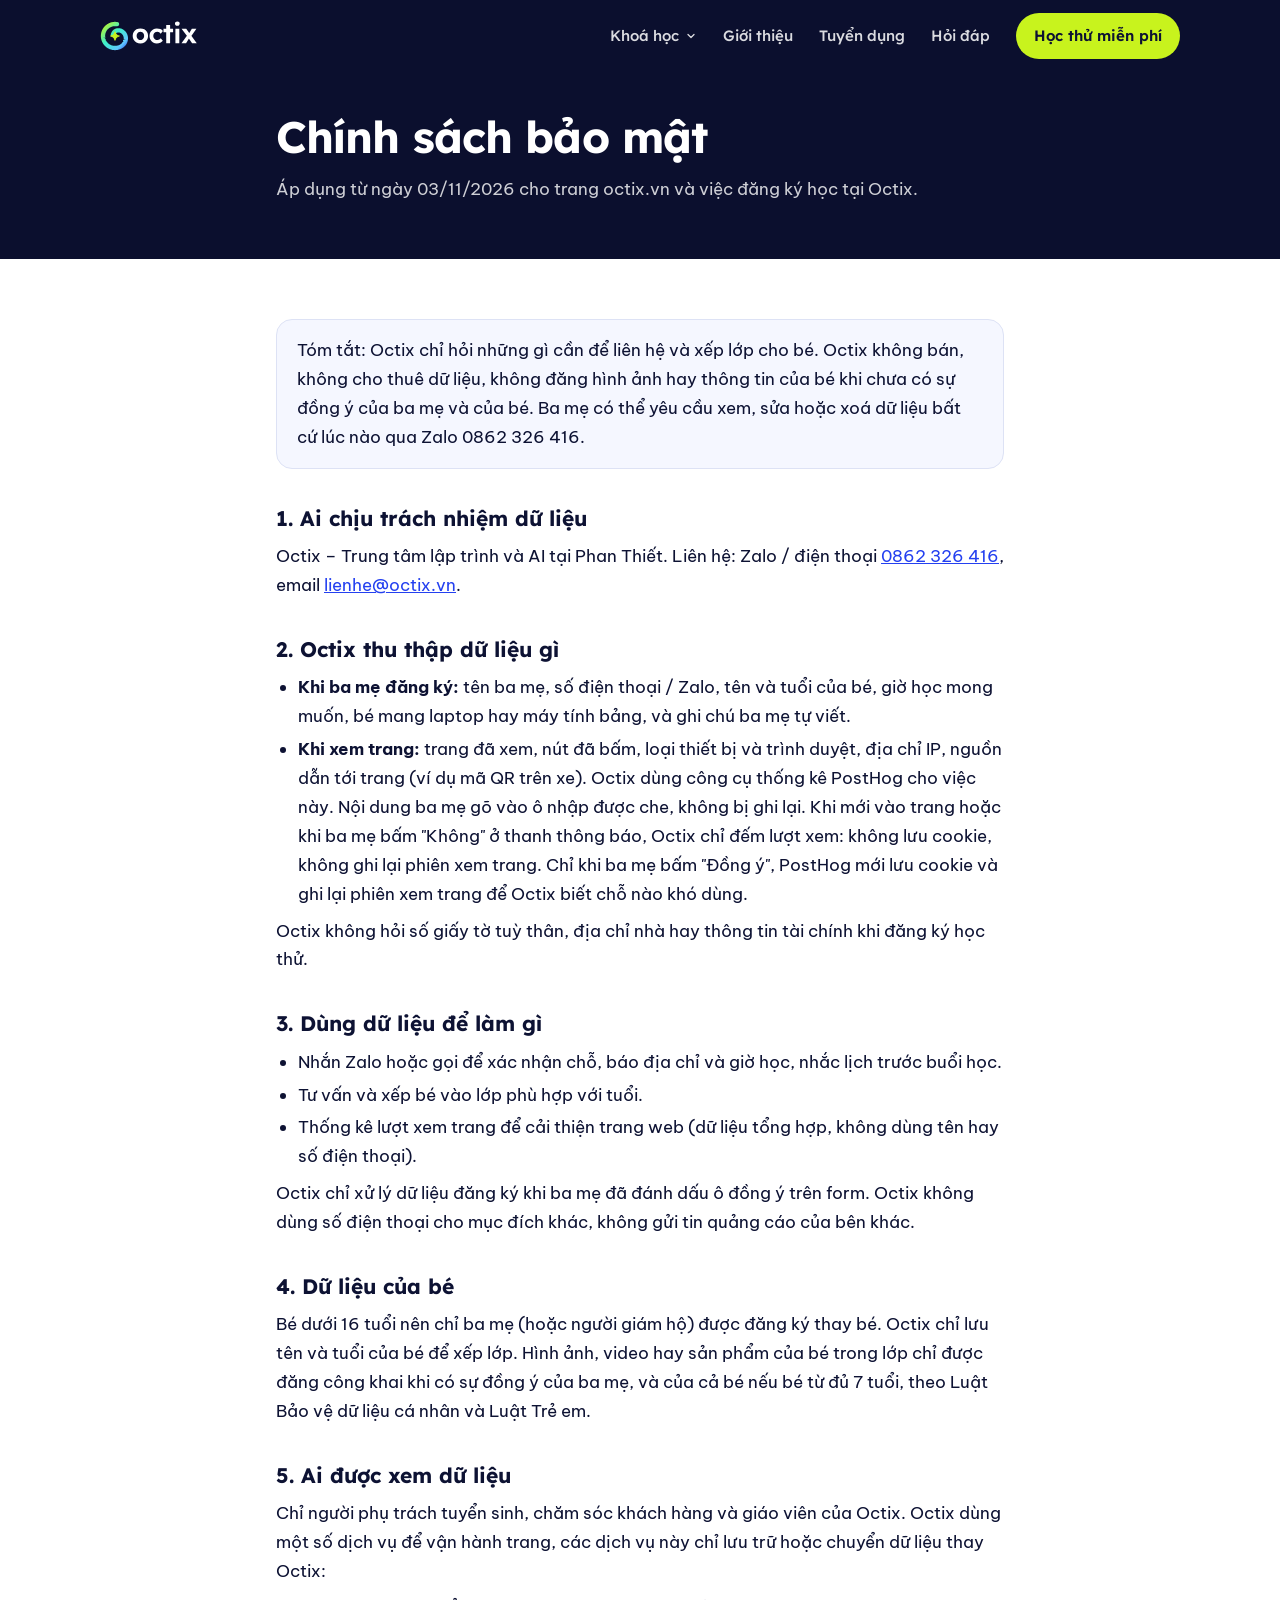
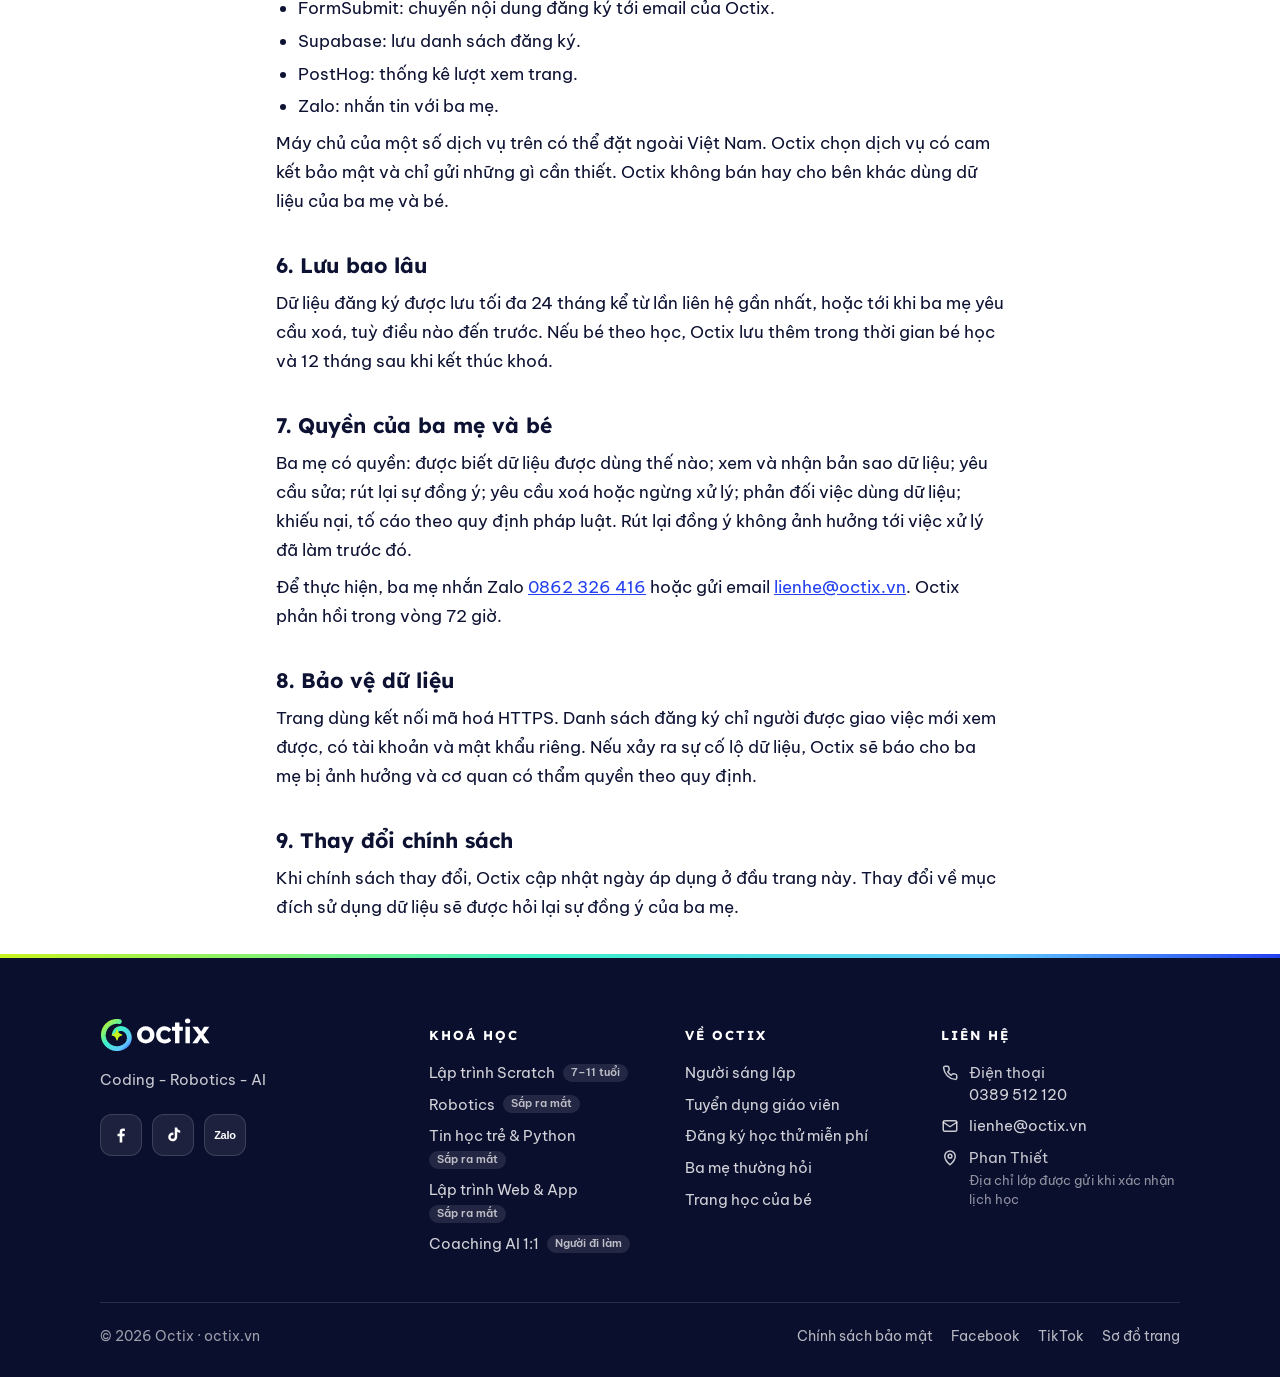
<file: chinh-sach-bao-mat/index.html>
<!doctype html>
<html lang="vi">
<head>
<meta charset="utf-8">
<meta name="viewport" content="width=device-width,initial-scale=1">
<title>Chính sách bảo mật – Octix Phan Thiết</title>
<meta name="description" content="Octix thu thập dữ liệu gì khi ba mẹ đăng ký học thử, dùng để làm gì, lưu bao lâu và ba mẹ có quyền gì.">
<link rel="canonical" href="https://octix.vn/chinh-sach-bao-mat/">
<meta name="theme-color" content="#0B0F2E">
<link rel="icon" href="/favicon.ico" sizes="48x48">
<link rel="icon" type="image/png" sizes="96x96" href="/favicon-96.png">
<link rel="apple-touch-icon" href="/apple-touch-icon.png">
<link rel="preconnect" href="https://fonts.googleapis.com">
<link rel="preconnect" href="https://fonts.gstatic.com" crossorigin>
<link rel="stylesheet" href="https://fonts.googleapis.com/css2?family=Lexend:wght@500;600;700&family=Be+Vietnam+Pro:wght@400;500;600&display=swap">
<link rel="stylesheet" href="/assets/site.css">
<style>
:root{--night:#0B0F2E;--brand:#2440F0;--lime:#C8F31D;--ink:#0D1233;--muted:#4B5275;--line:#DDE2F5;--soft:#F5F7FF;--surface-2:#F5F7FF;--on-brand:#fff;--f-display:"Lexend","Be Vietnam Pro",system-ui,sans-serif;--f-body:"Be Vietnam Pro",system-ui,sans-serif}
*{box-sizing:border-box}
body{margin:0;background:#fff;color:var(--ink);font-family:var(--f-body);font-size:17px;line-height:1.7;-webkit-font-smoothing:antialiased}
.wrap{max-width:1160px;margin:0 auto;padding-inline:clamp(16px,4vw,40px)}
.doc{max-width:760px;margin:0 auto;padding-inline:16px}
.btn{display:inline-flex;align-items:center;gap:10px;font-family:var(--f-display);font-weight:600;border-radius:999px;text-decoration:none}
.btn-lime{background:var(--lime);color:var(--ink)}
.ph{background:var(--night);color:#fff;padding:112px 0 48px}
.ph h1{font-family:Lexend,sans-serif;font-size:clamp(30px,6vw,44px);line-height:1.15;margin:0 0 12px;letter-spacing:-.02em}
.ph p{color:rgba(255,255,255,.8);margin:0}
main.doc{padding:40px 16px 24px}
.doc h2{font-family:Lexend,sans-serif;font-size:21px;line-height:1.3;margin:36px 0 10px}
.doc ul{padding-left:22px;margin:8px 0}
.doc li{margin:4px 0}
.doc p{margin:8px 0}
.doc a{color:var(--brand)}
.box{background:var(--soft);border:1px solid var(--line);border-radius:16px;padding:16px 20px;margin:20px 0}
</style>
</head>
<body>
<header class="nav scrolled" id="nav">
  <!-- octix:header -->
<div class="wrap nav-in">
    <a class="logo" href="/" aria-label="Octix, về trang chủ"><svg role="img" aria-label="Octix" xmlns="http://www.w3.org/2000/svg" viewBox="30 40 460 140"><defs><linearGradient id="rb" gradientUnits="userSpaceOnUse" x1="44" y1="50" x2="164" y2="170"><stop offset="0" stop-color="#C8F31D"/><stop offset=".42" stop-color="#3CF0C8"/><stop offset=".78" stop-color="#5FC8FF"/><stop offset="1" stop-color="#2440F0"/></linearGradient></defs><path d="M109.72 54.85 L108.00 54.57 L106.26 54.35 L104.52 54.18 L102.77 54.07 L101.02 54.01 L99.27 54.00 L97.52 54.06 L95.77 54.16 L94.02 54.32 L92.29 54.53 L90.56 54.80 L88.84 55.12 L87.13 55.50 L85.43 55.93 L83.74 56.41 L82.08 56.95 L80.43 57.53 L78.80 58.17 L77.19 58.86 L75.60 59.60 L74.03 60.38 L72.50 61.22 L70.98 62.10 L69.50 63.03 L68.05 64.01 L66.62 65.03 L65.23 66.10 L63.88 67.21 L62.56 68.36 L61.28 69.55 L60.03 70.78 L58.82 72.05 L57.66 73.35 L56.53 74.69 L55.45 76.07 L54.41 77.48 L53.42 78.92 L52.47 80.39 L51.56 81.89 L50.71 83.42 L49.90 84.98 L49.14 86.56 L48.44 88.16 L47.78 89.78 L47.17 91.42 L46.62 93.08 L46.11 94.76 L45.66 96.45 L45.27 98.16 L44.92 99.87 L44.63 101.60 L44.40 103.34 L44.22 105.08 L44.09 106.83 L44.02 108.57 L44.00 110.33 L44.04 112.08 L44.13 113.83 L44.28 115.57 L44.48 117.31 L44.73 119.04 L45.04 120.77 L45.41 122.48 L45.82 124.18 L46.29 125.87 L46.82 127.54 L47.39 129.19 L48.02 130.83 L48.69 132.44 L49.42 134.04 L50.20 135.60 L51.02 137.15 L51.89 138.67 L52.81 140.16 L53.78 141.62 L54.79 143.05 L55.85 144.44 L56.94 145.81 L58.09 147.14 L59.27 148.43 L60.49 149.68 L61.75 150.90 L63.05 152.08 L64.38 153.21 L65.75 154.30 L67.15 155.35 L68.58 156.36 L70.05 157.32 L71.54 158.23 L73.06 159.10 L74.61 159.91 L76.19 160.68 L77.78 161.40 L79.40 162.07 L81.04 162.69 L82.70 163.26 L84.37 163.77 L86.06 164.24 L87.76 164.65 L89.47 165.00 L91.20 165.30 L92.93 165.55 L94.67 165.75 L96.42 165.89 L98.17 165.97 L99.92 166.00 L101.67 165.98 L103.42 165.90 L105.16 165.76 L106.91 165.57 L108.64 165.33 L110.37 165.03 L112.08 164.68 L113.78 164.28 L115.47 163.82 L117.15 163.31 L118.81 162.75 L120.45 162.13 L122.07 161.47 L123.67 160.75 L125.24 159.99 L126.79 159.17 L128.32 158.31 L129.81 157.40 L131.28 156.45 L132.72 155.45 L134.12 154.40 L135.49 153.31 L136.83 152.18 L138.11 150.99 L139.35 149.75 L140.52 148.45 L141.64 147.11 L142.70 145.73 L143.70 144.30 L144.64 142.83 L145.51 141.33 L146.32 139.79 L147.06 138.23 L147.74 136.64 L148.34 135.03 L148.88 133.40 L149.35 131.76 L149.75 130.10 L150.08 128.43 L150.34 126.76 L150.53 125.09 L150.65 123.41 L150.71 121.75 L150.69 120.08 L150.61 118.43 L150.47 116.79 L150.25 115.17 L149.98 113.57 L149.64 111.99 L149.25 110.43 L148.79 108.90 L148.28 107.40 L147.71 105.93 L147.08 104.50 L146.41 103.10 L145.69 101.74 L144.91 100.42 L144.10 99.14 L143.24 97.91 L142.34 96.72 L141.40 95.58 L140.43 94.48 L139.42 93.44 L138.38 92.44 L137.32 91.50 L136.22 90.60 L135.11 89.76 L133.98 88.97 L132.82 88.24 L131.66 87.56 L130.48 86.93 L129.29 86.35 L128.09 85.83 L126.89 85.36 L125.68 84.94 L124.48 84.58 L123.28 84.26 L122.08 84.00 L120.89 83.78 L119.70 83.62 L118.53 83.50 L117.37 83.42 L116.22 83.40 L115.09 83.41 L113.98 83.47 L112.89 83.57 L111.82 83.70 L110.78 83.88 L109.75 84.09 L108.75 84.33 L107.78 84.61 L106.84 84.92 L105.92 85.25 L105.04 85.61 L104.18 86.00 L103.35 86.41 L102.55 86.84 L101.79 87.29 L101.05 87.76 L100.35 88.24 L99.68 88.74 L99.03 89.25 L98.42 89.77 L97.84 90.29 L97.29 90.82 L96.77 91.36 L96.28 91.90 L95.81 92.44 L95.37 92.99 L94.96 93.53 L94.58 94.06 L94.22 94.60 L93.88 95.13 L93.56 95.65 L93.26 96.16 L92.99 96.67 L92.73 97.17 L92.48 97.66 L92.26 98.13 L92.04 98.60 L91.84 99.06 L91.65 99.50 L91.47 99.93 L91.29 100.35 L91.12 100.76 L90.95 101.16 L90.79 101.55 L90.63 101.93 L90.47 102.29 L90.31 102.65 L90.14 103.00 L89.97 103.34 L89.79 103.67 L89.61 104.00" fill="none" stroke="url(#rb)" stroke-width="20" stroke-linecap="round" stroke-linejoin="round"/><path d="M100 90 Q102.80 107.20 120 110 Q102.80 112.80 100 130 Q97.20 112.80 80 110 Q97.20 107.20 100 90Z" fill="#C8F31D" stroke="#C8F31D" stroke-width="5.2" stroke-linejoin="round"/><path d="M218.576 144.88Q208.208 144.88 200.07999999999998 140.336Q191.952 135.792 187.28 127.856Q182.608 119.91999999999999 182.608 109.67999999999999Q182.608 99.44 187.28 91.50399999999999Q191.952 83.56799999999998 200.07999999999998 79.02399999999999Q208.208 74.47999999999999 218.576 74.47999999999999Q228.816 74.47999999999999 236.94400000000002 79.02399999999999Q245.072 83.56799999999998 249.68 91.50399999999999Q254.288 99.44 254.288 109.67999999999999Q254.288 119.91999999999999 249.68 127.856Q245.072 135.792 236.94400000000002 140.336Q228.816 144.88 218.576 144.88ZM218.576 129.00799999999998Q223.56799999999998 129.00799999999998 227.536 126.51199999999999Q231.504 124.01599999999999 233.744 119.6Q235.984 115.184 235.856 109.67999999999999Q235.984 104.048 233.744 99.632Q231.504 95.216 227.536 92.72Q223.56799999999998 90.22399999999999 218.576 90.22399999999999Q213.45600000000002 90.22399999999999 209.488 92.78399999999999Q205.52 95.344 203.216 99.696Q200.912 104.048 201.04 109.67999999999999Q200.912 115.184 203.216 119.6Q205.52 124.01599999999999 209.488 126.51199999999999Q213.45600000000002 129.00799999999998 218.576 129.00799999999998Z M295.052 144.88Q285.324 144.88 277.644 140.272Q269.964 135.664 265.548 127.728Q261.132 119.792 261.132 109.67999999999999Q261.132 99.56799999999998 265.548 91.63199999999999Q269.964 83.696 277.644 79.088Q285.324 74.47999999999999 295.052 74.47999999999999Q304.14 74.47999999999999 311.692 77.80799999999999Q319.244 81.136 323.468 87.024L313.484 99.05599999999998Q311.692 96.624 309.004 94.63999999999999Q306.31600000000003 92.65599999999999 303.18 91.50399999999999Q300.044 90.35199999999999 296.716 90.35199999999999Q291.468 90.35199999999999 287.43600000000004 92.84799999999998Q283.404 95.344 281.1 99.696Q278.796 104.048 278.796 109.67999999999999Q278.796 115.056 281.164 119.40799999999999Q283.532 123.75999999999999 287.628 126.32Q291.724 128.88 296.844 128.88Q300.172 128.88 303.116 127.984Q306.06 127.088 308.68399999999997 125.16799999999999Q311.308 123.24799999999999 313.484 120.56L323.34000000000003 132.59199999999998Q319.116 138.096 311.37199999999996 141.488Q303.628 144.88 295.052 144.88Z M339.01599999999996 143.6V58.73599999999999H357.192V143.6ZM326.344 92.14399999999999V75.88799999999999H371.144V92.14399999999999Z M381.956 143.6V75.88799999999999H400.132V143.6ZM390.916 62.06399999999999Q385.668 62.06399999999999 382.724 59.43999999999999Q379.78 56.81599999999999 379.78 52.08Q379.78 47.727999999999994 382.788 44.97599999999999Q385.796 42.22399999999999 390.916 42.22399999999999Q396.164 42.22399999999999 399.108 44.84799999999999Q402.052 47.471999999999994 402.052 52.08Q402.052 56.43199999999999 399.044 59.24799999999999Q396.036 62.06399999999999 390.916 62.06399999999999Z M459.84000000000003 143.6 443.072 119.66399999999999 437.952 112.496 410.56 75.88799999999999H432.576L448.96 99.05599999999998L454.592 106.608L481.6 143.6ZM410.304 143.6 437.312 106.608 447.296 118.512 431.68 143.6ZM453.824 113.136 444.096 101.232 458.56 75.88799999999999H479.93600000000004Z" fill="#FFFFFF"/></svg></a>
    <nav class="nav-links" aria-label="Chính">
      <div class="dd">
        <button class="dd-btn" type="button" aria-expanded="false" aria-controls="dd-khoa-hoc">Khoá học <svg width="12" height="12" viewBox="0 0 24 24" fill="none" stroke="currentColor" stroke-width="2.6" stroke-linecap="round" stroke-linejoin="round" aria-hidden="true"><path d="m6 9 6 6 6-6"/></svg></button>
        <div class="dd-panel" id="dd-khoa-hoc">
          <a class="dd-feat" href="/khoa-hoc/scratch/"><span class="pill">Đang tuyển sinh</span><b>Lập trình Scratch</b><small>Bé 7–11 tuổi · 24 buổi · lớp 6–10 bé. Mỗi buổi bé tự làm xong một game.</small><span class="go">Xem chương trình học →</span></a>
          <div class="dd-list">
            <span class="cap">Sắp ra mắt</span>
            <a href="/#sap-ra-mat"><b>Robotics</b><small>8–12 tuổi · lắp ráp và lập trình robot</small></a>
            <a href="/#sap-ra-mat"><b>Tin học trẻ &amp; Python</b><small>Từ 11 tuổi · ôn luyện thi thuật toán</small></a>
            <a href="/#sap-ra-mat"><b>Lập trình Web &amp; App</b><small>Từ 12 tuổi · tự làm website, ứng dụng</small></a>
            <span class="cap">Cho người đi làm</span>
            <a href="https://coaching.octix.vn/"><b>Coaching AI 1:1</b><small>Kèm 1-1 trực tuyến · ứng dụng AI vào công việc</small></a>
          </div>
        </div>
      </div>
      <a href="/nguoi-sang-lap/">Giới thiệu</a>
      <a href="/tuyen-dung/">Tuyển dụng</a>
      <a href="/#hoi-dap">Hỏi đáp</a>
      <a class="btn btn-lime" href="/#dang-ky">Học thử miễn phí</a>
    </nav>
    <button class="menu-btn" id="menu-btn" type="button" aria-label="Mở menu" aria-expanded="false" aria-controls="mnav"><span></span></button>
  </div>
  <nav class="mnav" id="mnav" aria-label="Menu di động">
    <a href="/">Trang chủ</a>
    <span class="m-cap">Khoá học</span>
    <a class="m-sub feat" href="/khoa-hoc/scratch/">Lập trình Scratch<small>7–11 tuổi</small></a>
    <a class="m-sub" href="/#sap-ra-mat">Robotics, Python, Web &amp; App<small>sắp ra mắt</small></a>
    <a class="m-sub" href="https://coaching.octix.vn/">Coaching AI 1:1<small>người đi làm</small></a>
    <span class="m-cap">Octix</span>
    <a href="/nguoi-sang-lap/">Giới thiệu</a>
    <a href="/tuyen-dung/">Tuyển dụng</a>
    <a href="/#hoi-dap">Hỏi đáp</a>
    <a href="/#dang-ky">Đăng ký học thử miễn phí</a>
  </nav>
<!-- /octix:header -->
</header>
<div class="ph">
  <div class="doc">
    <h1>Chính sách bảo mật</h1>
    <p>Áp dụng từ ngày 03/11/2026 cho trang octix.vn và việc đăng ký học tại Octix.</p>
  </div>
</div>
<main class="doc">
  <div class="box">Tóm tắt: Octix chỉ hỏi những gì cần để liên hệ và xếp lớp cho bé. Octix không bán, không cho thuê dữ liệu, không đăng hình ảnh hay thông tin của bé khi chưa có sự đồng ý của ba mẹ và của bé. Ba mẹ có thể yêu cầu xem, sửa hoặc xoá dữ liệu bất cứ lúc nào qua Zalo 0862 326 416.</div>

  <h2>1. Ai chịu trách nhiệm dữ liệu</h2>
  <p>Octix – Trung tâm lập trình và AI tại Phan Thiết. Liên hệ: Zalo / điện thoại <a href="https://zalo.me/0862326416">0862 326 416</a>, email <a href="mailto:lienhe@octix.vn">lienhe@octix.vn</a>.</p>

  <h2>2. Octix thu thập dữ liệu gì</h2>
  <ul>
    <li><b>Khi ba mẹ đăng ký:</b> tên ba mẹ, số điện thoại / Zalo, tên và tuổi của bé, giờ học mong muốn, bé mang laptop hay máy tính bảng, và ghi chú ba mẹ tự viết.</li>
    <li><b>Khi xem trang:</b> trang đã xem, nút đã bấm, loại thiết bị và trình duyệt, địa chỉ IP, nguồn dẫn tới trang (ví dụ mã QR trên xe). Octix dùng công cụ thống kê PostHog cho việc này. Nội dung ba mẹ gõ vào ô nhập được che, không bị ghi lại. Khi mới vào trang hoặc khi ba mẹ bấm "Không" ở thanh thông báo, Octix chỉ đếm lượt xem: không lưu cookie, không ghi lại phiên xem trang. Chỉ khi ba mẹ bấm "Đồng ý", PostHog mới lưu cookie và ghi lại phiên xem trang để Octix biết chỗ nào khó dùng.</li>
  </ul>
  <p>Octix không hỏi số giấy tờ tuỳ thân, địa chỉ nhà hay thông tin tài chính khi đăng ký học thử.</p>

  <h2>3. Dùng dữ liệu để làm gì</h2>
  <ul>
    <li>Nhắn Zalo hoặc gọi để xác nhận chỗ, báo địa chỉ và giờ học, nhắc lịch trước buổi học.</li>
    <li>Tư vấn và xếp bé vào lớp phù hợp với tuổi.</li>
    <li>Thống kê lượt xem trang để cải thiện trang web (dữ liệu tổng hợp, không dùng tên hay số điện thoại).</li>
  </ul>
  <p>Octix chỉ xử lý dữ liệu đăng ký khi ba mẹ đã đánh dấu ô đồng ý trên form. Octix không dùng số điện thoại cho mục đích khác, không gửi tin quảng cáo của bên khác.</p>

  <h2>4. Dữ liệu của bé</h2>
  <p>Bé dưới 16 tuổi nên chỉ ba mẹ (hoặc người giám hộ) được đăng ký thay bé. Octix chỉ lưu tên và tuổi của bé để xếp lớp. Hình ảnh, video hay sản phẩm của bé trong lớp chỉ được đăng công khai khi có sự đồng ý của ba mẹ, và của cả bé nếu bé từ đủ 7 tuổi, theo Luật Bảo vệ dữ liệu cá nhân và Luật Trẻ em.</p>

  <h2>5. Ai được xem dữ liệu</h2>
  <p>Chỉ người phụ trách tuyển sinh, chăm sóc khách hàng và giáo viên của Octix. Octix dùng một số dịch vụ để vận hành trang, các dịch vụ này chỉ lưu trữ hoặc chuyển dữ liệu thay Octix:</p>
  <ul>
    <li>FormSubmit: chuyển nội dung đăng ký tới email của Octix.</li>
    <li>Supabase: lưu danh sách đăng ký.</li>
    <li>PostHog: thống kê lượt xem trang.</li>
    <li>Zalo: nhắn tin với ba mẹ.</li>
  </ul>
  <p>Máy chủ của một số dịch vụ trên có thể đặt ngoài Việt Nam. Octix chọn dịch vụ có cam kết bảo mật và chỉ gửi những gì cần thiết. Octix không bán hay cho bên khác dùng dữ liệu của ba mẹ và bé.</p>

  <h2>6. Lưu bao lâu</h2>
  <p>Dữ liệu đăng ký được lưu tối đa 24 tháng kể từ lần liên hệ gần nhất, hoặc tới khi ba mẹ yêu cầu xoá, tuỳ điều nào đến trước. Nếu bé theo học, Octix lưu thêm trong thời gian bé học và 12 tháng sau khi kết thúc khoá.</p>

  <h2>7. Quyền của ba mẹ và bé</h2>
  <p>Ba mẹ có quyền: được biết dữ liệu được dùng thế nào; xem và nhận bản sao dữ liệu; yêu cầu sửa; rút lại sự đồng ý; yêu cầu xoá hoặc ngừng xử lý; phản đối việc dùng dữ liệu; khiếu nại, tố cáo theo quy định pháp luật. Rút lại đồng ý không ảnh hưởng tới việc xử lý đã làm trước đó.</p>
  <p>Để thực hiện, ba mẹ nhắn Zalo <a href="https://zalo.me/0862326416">0862 326 416</a> hoặc gửi email <a href="mailto:lienhe@octix.vn">lienhe@octix.vn</a>. Octix phản hồi trong vòng 72 giờ.</p>

  <h2>8. Bảo vệ dữ liệu</h2>
  <p>Trang dùng kết nối mã hoá HTTPS. Danh sách đăng ký chỉ người được giao việc mới xem được, có tài khoản và mật khẩu riêng. Nếu xảy ra sự cố lộ dữ liệu, Octix sẽ báo cho ba mẹ bị ảnh hưởng và cơ quan có thẩm quyền theo quy định.</p>

  <h2>9. Thay đổi chính sách</h2>
  <p>Khi chính sách thay đổi, Octix cập nhật ngày áp dụng ở đầu trang này. Thay đổi về mục đích sử dụng dữ liệu sẽ được hỏi lại sự đồng ý của ba mẹ.</p>
</main>
<!-- octix:footer -->
<footer class="sf">
  <div class="wrap">
    <div class="sf-grid">
      <div class="sf-about">
        <a class="logo" href="/" aria-label="Octix, về trang chủ"><svg role="img" aria-label="Octix" xmlns="http://www.w3.org/2000/svg" viewBox="30 40 460 140"><defs><linearGradient id="rf" gradientUnits="userSpaceOnUse" x1="44" y1="50" x2="164" y2="170"><stop offset="0" stop-color="#C8F31D"/><stop offset=".42" stop-color="#3CF0C8"/><stop offset=".78" stop-color="#5FC8FF"/><stop offset="1" stop-color="#2440F0"/></linearGradient></defs><path d="M109.72 54.85 L108.00 54.57 L106.26 54.35 L104.52 54.18 L102.77 54.07 L101.02 54.01 L99.27 54.00 L97.52 54.06 L95.77 54.16 L94.02 54.32 L92.29 54.53 L90.56 54.80 L88.84 55.12 L87.13 55.50 L85.43 55.93 L83.74 56.41 L82.08 56.95 L80.43 57.53 L78.80 58.17 L77.19 58.86 L75.60 59.60 L74.03 60.38 L72.50 61.22 L70.98 62.10 L69.50 63.03 L68.05 64.01 L66.62 65.03 L65.23 66.10 L63.88 67.21 L62.56 68.36 L61.28 69.55 L60.03 70.78 L58.82 72.05 L57.66 73.35 L56.53 74.69 L55.45 76.07 L54.41 77.48 L53.42 78.92 L52.47 80.39 L51.56 81.89 L50.71 83.42 L49.90 84.98 L49.14 86.56 L48.44 88.16 L47.78 89.78 L47.17 91.42 L46.62 93.08 L46.11 94.76 L45.66 96.45 L45.27 98.16 L44.92 99.87 L44.63 101.60 L44.40 103.34 L44.22 105.08 L44.09 106.83 L44.02 108.57 L44.00 110.33 L44.04 112.08 L44.13 113.83 L44.28 115.57 L44.48 117.31 L44.73 119.04 L45.04 120.77 L45.41 122.48 L45.82 124.18 L46.29 125.87 L46.82 127.54 L47.39 129.19 L48.02 130.83 L48.69 132.44 L49.42 134.04 L50.20 135.60 L51.02 137.15 L51.89 138.67 L52.81 140.16 L53.78 141.62 L54.79 143.05 L55.85 144.44 L56.94 145.81 L58.09 147.14 L59.27 148.43 L60.49 149.68 L61.75 150.90 L63.05 152.08 L64.38 153.21 L65.75 154.30 L67.15 155.35 L68.58 156.36 L70.05 157.32 L71.54 158.23 L73.06 159.10 L74.61 159.91 L76.19 160.68 L77.78 161.40 L79.40 162.07 L81.04 162.69 L82.70 163.26 L84.37 163.77 L86.06 164.24 L87.76 164.65 L89.47 165.00 L91.20 165.30 L92.93 165.55 L94.67 165.75 L96.42 165.89 L98.17 165.97 L99.92 166.00 L101.67 165.98 L103.42 165.90 L105.16 165.76 L106.91 165.57 L108.64 165.33 L110.37 165.03 L112.08 164.68 L113.78 164.28 L115.47 163.82 L117.15 163.31 L118.81 162.75 L120.45 162.13 L122.07 161.47 L123.67 160.75 L125.24 159.99 L126.79 159.17 L128.32 158.31 L129.81 157.40 L131.28 156.45 L132.72 155.45 L134.12 154.40 L135.49 153.31 L136.83 152.18 L138.11 150.99 L139.35 149.75 L140.52 148.45 L141.64 147.11 L142.70 145.73 L143.70 144.30 L144.64 142.83 L145.51 141.33 L146.32 139.79 L147.06 138.23 L147.74 136.64 L148.34 135.03 L148.88 133.40 L149.35 131.76 L149.75 130.10 L150.08 128.43 L150.34 126.76 L150.53 125.09 L150.65 123.41 L150.71 121.75 L150.69 120.08 L150.61 118.43 L150.47 116.79 L150.25 115.17 L149.98 113.57 L149.64 111.99 L149.25 110.43 L148.79 108.90 L148.28 107.40 L147.71 105.93 L147.08 104.50 L146.41 103.10 L145.69 101.74 L144.91 100.42 L144.10 99.14 L143.24 97.91 L142.34 96.72 L141.40 95.58 L140.43 94.48 L139.42 93.44 L138.38 92.44 L137.32 91.50 L136.22 90.60 L135.11 89.76 L133.98 88.97 L132.82 88.24 L131.66 87.56 L130.48 86.93 L129.29 86.35 L128.09 85.83 L126.89 85.36 L125.68 84.94 L124.48 84.58 L123.28 84.26 L122.08 84.00 L120.89 83.78 L119.70 83.62 L118.53 83.50 L117.37 83.42 L116.22 83.40 L115.09 83.41 L113.98 83.47 L112.89 83.57 L111.82 83.70 L110.78 83.88 L109.75 84.09 L108.75 84.33 L107.78 84.61 L106.84 84.92 L105.92 85.25 L105.04 85.61 L104.18 86.00 L103.35 86.41 L102.55 86.84 L101.79 87.29 L101.05 87.76 L100.35 88.24 L99.68 88.74 L99.03 89.25 L98.42 89.77 L97.84 90.29 L97.29 90.82 L96.77 91.36 L96.28 91.90 L95.81 92.44 L95.37 92.99 L94.96 93.53 L94.58 94.06 L94.22 94.60 L93.88 95.13 L93.56 95.65 L93.26 96.16 L92.99 96.67 L92.73 97.17 L92.48 97.66 L92.26 98.13 L92.04 98.60 L91.84 99.06 L91.65 99.50 L91.47 99.93 L91.29 100.35 L91.12 100.76 L90.95 101.16 L90.79 101.55 L90.63 101.93 L90.47 102.29 L90.31 102.65 L90.14 103.00 L89.97 103.34 L89.79 103.67 L89.61 104.00" fill="none" stroke="url(#rf)" stroke-width="20" stroke-linecap="round" stroke-linejoin="round"/><path d="M100 90 Q102.80 107.20 120 110 Q102.80 112.80 100 130 Q97.20 112.80 80 110 Q97.20 107.20 100 90Z" fill="#C8F31D" stroke="#C8F31D" stroke-width="5.2" stroke-linejoin="round"/><path d="M218.576 144.88Q208.208 144.88 200.07999999999998 140.336Q191.952 135.792 187.28 127.856Q182.608 119.91999999999999 182.608 109.67999999999999Q182.608 99.44 187.28 91.50399999999999Q191.952 83.56799999999998 200.07999999999998 79.02399999999999Q208.208 74.47999999999999 218.576 74.47999999999999Q228.816 74.47999999999999 236.94400000000002 79.02399999999999Q245.072 83.56799999999998 249.68 91.50399999999999Q254.288 99.44 254.288 109.67999999999999Q254.288 119.91999999999999 249.68 127.856Q245.072 135.792 236.94400000000002 140.336Q228.816 144.88 218.576 144.88ZM218.576 129.00799999999998Q223.56799999999998 129.00799999999998 227.536 126.51199999999999Q231.504 124.01599999999999 233.744 119.6Q235.984 115.184 235.856 109.67999999999999Q235.984 104.048 233.744 99.632Q231.504 95.216 227.536 92.72Q223.56799999999998 90.22399999999999 218.576 90.22399999999999Q213.45600000000002 90.22399999999999 209.488 92.78399999999999Q205.52 95.344 203.216 99.696Q200.912 104.048 201.04 109.67999999999999Q200.912 115.184 203.216 119.6Q205.52 124.01599999999999 209.488 126.51199999999999Q213.45600000000002 129.00799999999998 218.576 129.00799999999998Z M295.052 144.88Q285.324 144.88 277.644 140.272Q269.964 135.664 265.548 127.728Q261.132 119.792 261.132 109.67999999999999Q261.132 99.56799999999998 265.548 91.63199999999999Q269.964 83.696 277.644 79.088Q285.324 74.47999999999999 295.052 74.47999999999999Q304.14 74.47999999999999 311.692 77.80799999999999Q319.244 81.136 323.468 87.024L313.484 99.05599999999998Q311.692 96.624 309.004 94.63999999999999Q306.31600000000003 92.65599999999999 303.18 91.50399999999999Q300.044 90.35199999999999 296.716 90.35199999999999Q291.468 90.35199999999999 287.43600000000004 92.84799999999998Q283.404 95.344 281.1 99.696Q278.796 104.048 278.796 109.67999999999999Q278.796 115.056 281.164 119.40799999999999Q283.532 123.75999999999999 287.628 126.32Q291.724 128.88 296.844 128.88Q300.172 128.88 303.116 127.984Q306.06 127.088 308.68399999999997 125.16799999999999Q311.308 123.24799999999999 313.484 120.56L323.34000000000003 132.59199999999998Q319.116 138.096 311.37199999999996 141.488Q303.628 144.88 295.052 144.88Z M339.01599999999996 143.6V58.73599999999999H357.192V143.6ZM326.344 92.14399999999999V75.88799999999999H371.144V92.14399999999999Z M381.956 143.6V75.88799999999999H400.132V143.6ZM390.916 62.06399999999999Q385.668 62.06399999999999 382.724 59.43999999999999Q379.78 56.81599999999999 379.78 52.08Q379.78 47.727999999999994 382.788 44.97599999999999Q385.796 42.22399999999999 390.916 42.22399999999999Q396.164 42.22399999999999 399.108 44.84799999999999Q402.052 47.471999999999994 402.052 52.08Q402.052 56.43199999999999 399.044 59.24799999999999Q396.036 62.06399999999999 390.916 62.06399999999999Z M459.84000000000003 143.6 443.072 119.66399999999999 437.952 112.496 410.56 75.88799999999999H432.576L448.96 99.05599999999998L454.592 106.608L481.6 143.6ZM410.304 143.6 437.312 106.608 447.296 118.512 431.68 143.6ZM453.824 113.136 444.096 101.232 458.56 75.88799999999999H479.93600000000004Z" fill="#FFFFFF"/></svg></a>
        <p>Coding - Robotics - AI</p>
        <div class="sf-social">
          <a href="https://www.facebook.com/octix.phanthiet" target="_blank" rel="noopener" aria-label="Fanpage Facebook của Octix"><svg width="20" height="20" viewBox="0 0 24 24" fill="currentColor" aria-hidden="true"><path d="M13.5 21v-7.5h2.6l.4-3h-3V8.6c0-.9.3-1.5 1.5-1.5h1.6V4.4c-.3 0-1.2-.1-2.3-.1-2.3 0-3.9 1.4-3.9 4v2.2H7.8v3h2.6V21z"/></svg></a>
          <a href="https://www.tiktok.com/@octix.phanthiet" target="_blank" rel="noopener" aria-label="TikTok của Octix"><svg width="19" height="19" viewBox="0 0 24 24" fill="currentColor" aria-hidden="true"><path d="M16.6 3c.3 2.2 1.6 3.6 3.9 3.8v3a7 7 0 0 1-3.8-1.2v6.1c0 3.1-2.3 5.8-5.8 5.8A5.6 5.6 0 0 1 5.3 15c0-3.4 3-6 6.6-5.5v3.1c-1.7-.4-3.5.7-3.5 2.4 0 1.4 1.1 2.5 2.6 2.5 1.6 0 2.6-1 2.6-2.9V3z"/></svg></a>
          <a href="https://zalo.me/0862326416" target="_blank" rel="noopener" aria-label="Chat Zalo với Octix"><span class="zl">Zalo</span></a>
        </div>
      </div>
      <div>
        <h3>Khoá học</h3>
        <ul>
          <li><a href="/khoa-hoc/scratch/">Lập trình Scratch</a> <small>7–11 tuổi</small></li>
          <li><a href="/#sap-ra-mat">Robotics</a> <small>Sắp ra mắt</small></li>
          <li><a href="/#sap-ra-mat">Tin học trẻ &amp; Python</a> <small>Sắp ra mắt</small></li>
          <li><a href="/#sap-ra-mat">Lập trình Web &amp; App</a> <small>Sắp ra mắt</small></li>
          <li><a href="https://coaching.octix.vn/">Coaching AI 1:1</a> <small>Người đi làm</small></li>
        </ul>
      </div>
      <div>
        <h3>Về Octix</h3>
        <ul>
          <li><a href="/nguoi-sang-lap/">Người sáng lập</a></li>
          <li><a href="/tuyen-dung/">Tuyển dụng giáo viên</a></li>
          <li><a href="/#dang-ky">Đăng ký học thử miễn phí</a></li>
          <li><a href="/#hoi-dap">Ba mẹ thường hỏi</a></li>
          <li><a href="https://study.octix.vn/student/">Trang học của bé</a></li>
        </ul>
      </div>
      <div>
        <h3>Liên hệ</h3>
        <ul>
          <li class="ct"><svg width="18" height="18" viewBox="0 0 24 24" fill="none" stroke="currentColor" stroke-width="2" stroke-linecap="round" stroke-linejoin="round" aria-hidden="true"><path d="M21 15.5v3a2 2 0 0 1-2.2 2A17 17 0 0 1 3.5 5.2 2 2 0 0 1 5.5 3h3a2 2 0 0 1 2 1.7l.4 2.6a2 2 0 0 1-.6 1.8L9 10.4a14 14 0 0 0 4.6 4.6l1.3-1.3a2 2 0 0 1 1.8-.6l2.6.4a2 2 0 0 1 1.7 2z"/></svg><span>Điện thoại<br><a href="tel:+84389512120">0389 512 120</a></span></li>
          <li class="ct"><svg width="18" height="18" viewBox="0 0 24 24" fill="none" stroke="currentColor" stroke-width="2" stroke-linecap="round" stroke-linejoin="round" aria-hidden="true"><rect x="3" y="5" width="18" height="14" rx="2"/><path d="m3 7 9 6 9-6"/></svg><span><a href="mailto:lienhe@octix.vn">lienhe@octix.vn</a></span></li>
          <li class="ct"><svg width="18" height="18" viewBox="0 0 24 24" fill="none" stroke="currentColor" stroke-width="2" stroke-linecap="round" stroke-linejoin="round" aria-hidden="true"><path d="M12 21s-7-6.1-7-11.5A7 7 0 0 1 19 9.5C19 14.9 12 21 12 21z"/><circle cx="12" cy="9.5" r="2.5"/></svg><span>Phan Thiết<span class="note">Địa chỉ lớp được gửi khi xác nhận lịch học</span></span></li>
        </ul>
      </div>
    </div>
    <div class="sf-bottom">
      <span>© 2026 Octix · octix.vn</span>
      <nav aria-label="Chân trang"><a href="/chinh-sach-bao-mat/" aria-current="page">Chính sách bảo mật</a><a href="https://www.facebook.com/octix.phanthiet" target="_blank" rel="noopener">Facebook</a><a href="https://www.tiktok.com/@octix.phanthiet" target="_blank" rel="noopener">TikTok</a><a href="/sitemap.xml">Sơ đồ trang</a></nav>
    </div>
  </div>
</footer>
<!-- /octix:footer -->
<script src="/assets/site.js" defer></script>
</body>
</html>
</file>
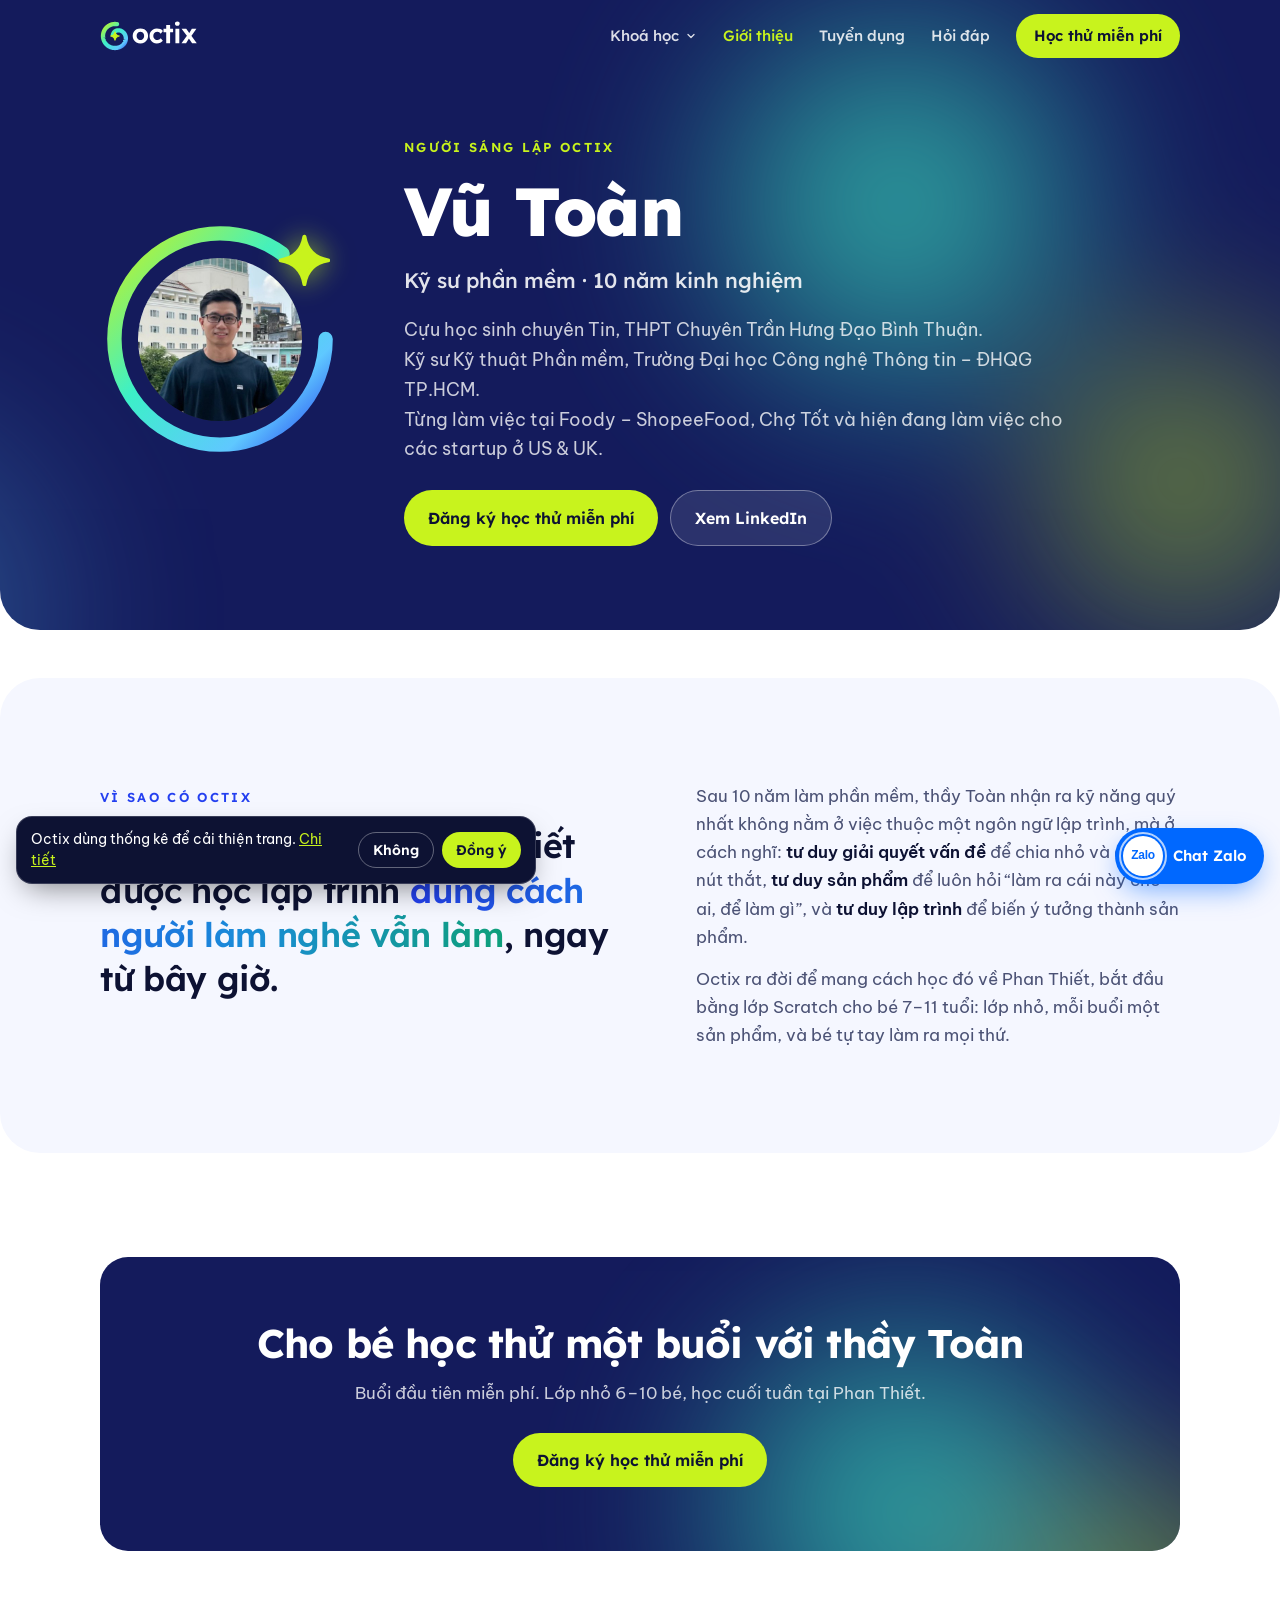
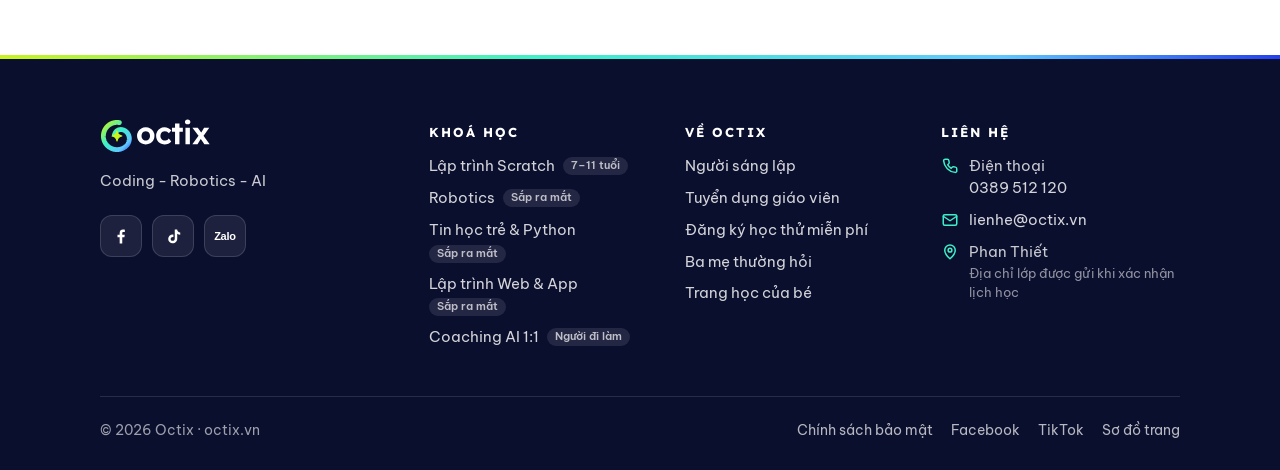
<file: nguoi-sang-lap/index.html>
<!doctype html>
<html lang="vi">
<head>
<meta charset="utf-8">
<meta name="viewport" content="width=device-width,initial-scale=1">
<meta name="description" content="Vũ Toàn, người sáng lập Octix: kỹ sư phần mềm 10 năm kinh nghiệm, cựu học sinh chuyên Tin THPT Chuyên Trần Hưng Đạo Bình Thuận, từng làm tại Foody – ShopeeFood và Chợ Tốt.">
<meta property="og:title" content="Người sáng lập Octix · Vũ Toàn">
<meta property="og:description" content="10 năm làm kỹ sư phần mềm, nay mở trung tâm lập trình và AI tại Phan Thiết.">
<link rel="canonical" href="https://octix.vn/nguoi-sang-lap/">
<meta name="theme-color" content="#0B0F2E">
<link rel="apple-touch-icon" href="/apple-touch-icon.png">
<link rel="icon" href="/favicon.ico" sizes="48x48">
<link rel="icon" type="image/png" sizes="96x96" href="/favicon-96.png">
<link rel="icon" type="image/png" sizes="144x144" href="/favicon-144.png">
<link rel="icon" type="image/png" sizes="192x192" href="/icon-192.png">
<link rel="manifest" href="/site.webmanifest">
<meta property="og:type" content="profile">
<meta property="og:site_name" content="Octix">
<meta property="og:locale" content="vi_VN">
<meta property="og:url" content="https://octix.vn/nguoi-sang-lap/">
<meta property="og:image" content="https://octix.vn/nguoi-sang-lap/vu-toan.jpg">
<meta name="twitter:card" content="summary_large_image">
<script type="application/ld+json">{"@context": "https://schema.org", "@type": "Person", "name": "Vũ Toàn", "jobTitle": "Người sáng lập Octix", "image": "https://octix.vn/nguoi-sang-lap/vu-toan.jpg", "url": "https://octix.vn/nguoi-sang-lap/", "worksFor": {"@type": "EducationalOrganization", "@id": "https://octix.vn/#org", "name": "Octix", "url": "https://octix.vn/"}}</script>
<title>Người sáng lập – Octix Phan Thiết</title>
<link rel="preconnect" href="https://fonts.googleapis.com">
<link rel="preconnect" href="https://fonts.gstatic.com" crossorigin>
<link rel="stylesheet" href="https://fonts.googleapis.com/css2?family=Lexend:wght@500;600;700;800&family=Be+Vietnam+Pro:wght@400;500;600;700&display=swap">
<link rel="stylesheet" href="/assets/site.css">
<style>
:root{
  --night:#0B0F2E; --brand:#2440F0; --brand-deep:#1A2BB8; --lime:#C8F31D; --ink:#0D1233; --muted:#4B5275;
  --surface:#FFFFFF; --surface-2:#F5F7FF; --soft:#E9EDFF; --line:#DDE2F5; --night:#141B5C;
  --mint:#3CF0C8; --sky:#5FC8FF; --sea:#1A8CD8; --lime-text:#4F6F00; --on-brand:#FFFFFF;
  --f-display:"Lexend","Be Vietnam Pro",system-ui,sans-serif;
  --f-body:"Be Vietnam Pro",system-ui,-apple-system,"Segoe UI",sans-serif;
  --f-mono:ui-monospace,"SFMono-Regular",Menlo,monospace;
  --r-md:16px; --r-lg:28px; --wrap:1160px;
  color-scheme:light;
}
*{box-sizing:border-box}
[hidden]{display:none!important}
html{scroll-behavior:smooth}
body{margin:0;background:var(--surface);color:var(--ink);font-family:var(--f-body);font-size:17px;line-height:1.65;-webkit-font-smoothing:antialiased;overflow-x:hidden}
h1,h2,h3{font-family:var(--f-display);line-height:1.1;margin:0;text-wrap:balance;letter-spacing:-.02em}
p{margin:0}
a{color:inherit}
.wrap{max-width:var(--wrap);margin:0 auto;padding-inline:clamp(16px,4vw,40px)}
.eyebrow{font-family:var(--f-display);font-weight:600;font-size:13px;letter-spacing:.18em;text-transform:uppercase;color:var(--brand)}
:focus-visible{outline:2px solid var(--lime);outline-offset:3px;border-radius:6px}
.btn{display:inline-flex;align-items:center;gap:10px;font-family:var(--f-display);font-weight:600;font-size:16px;padding:14px 24px;border-radius:999px;border:0;cursor:pointer;text-decoration:none;transition:transform .2s ease,box-shadow .2s ease,background .2s}
.btn-lime{background:var(--lime);color:var(--ink);box-shadow:0 0 0 0 rgba(200,243,29,.5)}
.btn-lime:hover{transform:translateY(-2px);box-shadow:0 10px 30px -8px rgba(200,243,29,.7)}
.btn-ghost{background:rgba(255,255,255,.1);color:var(--on-brand);border:1px solid rgba(255,255,255,.35)}
.btn-ghost:hover{background:rgba(255,255,255,.18)}
.btn-brand{background:var(--brand);color:var(--on-brand)}
.btn-brand:hover{transform:translateY(-2px);box-shadow:0 12px 30px -10px rgba(36,64,240,.6)}



.aurora{position:absolute;inset:-20%;z-index:-1;filter:blur(70px);opacity:.75;pointer-events:none}
.aurora span{position:absolute;border-radius:50%;mix-blend-mode:screen}
.aurora .a1{width:46vw;height:46vw;left:48%;top:4%;background:radial-gradient(circle,var(--mint) 0%,transparent 65%);animation:drift1 18s ease-in-out infinite}
.aurora .a2{width:40vw;height:40vw;left:66%;top:40%;background:radial-gradient(circle,var(--lime) 0%,transparent 62%);opacity:.7;animation:drift2 22s ease-in-out infinite}
.aurora .a3{width:52vw;height:52vw;left:-12%;top:46%;background:radial-gradient(circle,var(--sky) 0%,transparent 60%);opacity:.55;animation:drift3 26s ease-in-out infinite}
@keyframes drift1{50%{transform:translate(-12%,14%) scale(1.15)}}
@keyframes drift2{50%{transform:translate(-18%,-10%) scale(.9)}}
@keyframes drift3{50%{transform:translate(14%,-12%) scale(1.1)}}

/* ---------- FOUNDER HERO ---------- */
.fhero{position:relative;background:var(--night);color:var(--on-brand);border-radius:0 0 40px 40px;overflow:hidden;isolation:isolate;padding-block:132px 84px}
.fh-grid{display:grid;grid-template-columns:auto 1fr;gap:clamp(28px,5vw,64px);align-items:center}
.avatar{position:relative;width:clamp(170px,22vw,240px);aspect-ratio:1}
.avatar .ring{position:absolute;inset:0;animation:ringspin 14s linear infinite}
@keyframes ringspin{to{transform:rotate(360deg)}}
.avatar .face{position:absolute;inset:16%;border-radius:50%;background:radial-gradient(circle at 30% 25%,#26307A,#0B0F2E 70%);display:grid;place-items:center;overflow:hidden;box-shadow:inset 0 0 0 1px rgba(255,255,255,.12)}
.avatar .face span{font-family:var(--f-display);font-weight:700;font-size:clamp(40px,5vw,56px);letter-spacing:-.02em;background:linear-gradient(135deg,var(--lime),var(--mint) 50%,var(--sky));-webkit-background-clip:text;background-clip:text;color:transparent}
.avatar .face img{width:100%;height:100%;object-fit:cover}
.avatar .star{position:absolute;right:4%;top:6%;width:22%;filter:drop-shadow(0 0 14px rgba(200,243,29,.7))}
.fhero .eyebrow{color:var(--lime)}
.fhero h1{font-size:clamp(38px,6vw,68px);font-weight:800;margin-top:14px}
.fhero .role{margin-top:14px;font-family:var(--f-display);font-weight:500;font-size:clamp(17px,2vw,21px);color:rgba(255,255,255,.88)}
.fhero .lead{margin-top:18px;max-width:58ch;color:rgba(255,255,255,.78);font-size:18px}
.stats{display:flex;flex-wrap:wrap;gap:12px;margin-top:28px}
.stat{padding:12px 18px;border-radius:18px;background:rgba(255,255,255,.08);border:1px solid rgba(255,255,255,.14);backdrop-filter:blur(6px)}
.stat b{display:block;font-family:var(--f-display);font-size:24px;font-weight:700;color:var(--lime);line-height:1.1}
.stat small{font-size:14px;color:rgba(255,255,255,.75)}
.links{display:flex;flex-wrap:wrap;gap:12px;margin-top:26px}

section{padding-block:clamp(64px,9vw,104px)}
.sec-head{max-width:720px;margin-bottom:40px}
.sec-head h2{font-size:clamp(30px,4vw,44px);font-weight:700;margin-top:12px}
.sec-head p{margin-top:14px;color:var(--muted);font-size:18px}

/* timeline */
.tl{list-style:none;margin:0;padding:0;position:relative;display:flex;flex-direction:column;gap:18px}
.tl::before{content:"";position:absolute;left:150px;top:10px;bottom:10px;width:3px;border-radius:3px;background:linear-gradient(var(--lime),var(--mint),var(--sky),var(--brand))}
.job{display:grid;grid-template-columns:150px 1fr;gap:0;align-items:start;position:relative}
.job::before{content:"";position:absolute;left:144px;top:22px;width:15px;height:15px;border-radius:50%;background:#fff;border:3px solid var(--brand);z-index:1}
.job.now::before{background:var(--lime);border-color:var(--ink);box-shadow:0 0 0 6px rgba(200,243,29,.35)}
.when{font-family:var(--f-display);font-weight:600;font-size:14px;color:var(--muted);padding-top:18px;padding-right:22px;text-align:right}
.jcard{margin-left:32px;background:var(--surface-2);border-radius:var(--r-md);padding:18px 22px}
.job.now .jcard{background:var(--night);color:#fff}
.jcard h3{font-size:19px;font-weight:700}
.jcard .co{font-family:var(--f-display);font-weight:600;color:var(--brand);margin-top:4px}
.job.now .co{color:var(--lime)}
.jcard p:last-child{color:var(--muted);font-size:15px;margin-top:6px}
.job.now .jcard p:last-child{color:rgba(255,255,255,.78)}

.jcard p.co:last-child{color:var(--brand);font-size:16px;margin-top:4px}
.job.now .jcard p.co:last-child{color:var(--lime)}
.job.more::before{width:9px;height:9px;left:147px;top:16px;border:0;background:var(--line)}
.job.more .jcard{background:none;padding:6px 22px}
.job.more .dots{color:var(--muted);letter-spacing:.35em;font-size:18px}
.why-text b{color:var(--ink);font-weight:600}
/* education */
.edu{display:grid;grid-template-columns:1fr 1fr;gap:16px}
.ecard{position:relative;border-radius:var(--r-lg);padding:28px;background:#fff;border:1px solid var(--line);overflow:hidden;display:flex;flex-direction:column;gap:8px}
.ecard .yr{font-family:var(--f-display);font-weight:600;font-size:13px;letter-spacing:.14em;text-transform:uppercase;color:var(--muted)}
.ecard h3{font-size:22px;font-weight:700}
.ecard .deg{font-weight:600}
.ecard p{color:var(--muted);font-size:15px}
.ecard .badge{align-self:flex-start;margin-top:6px;font-family:var(--f-display);font-size:12px;font-weight:600;padding:5px 12px;border-radius:999px;background:var(--lime);color:var(--ink)}
.ecard::after{content:"";position:absolute;right:-40px;top:-40px;width:140px;height:140px;border-radius:50%;background:radial-gradient(circle,rgba(60,240,200,.28),transparent 70%)}

/* why */
.why{background:var(--surface-2);border-radius:40px;margin-top:clamp(24px,4vw,48px)}
.why-grid{display:grid;grid-template-columns:1.1fr 1fr;gap:clamp(28px,5vw,64px);align-items:start}
.quote{font-family:var(--f-display);font-weight:600;font-size:clamp(24px,3vw,34px);line-height:1.3;letter-spacing:-.01em}
.quote .g{background:linear-gradient(90deg,var(--brand),var(--sea) 55%,#0E9F7A);-webkit-background-clip:text;background-clip:text;color:transparent}
.why-text p+p{margin-top:14px}
.why-text p{color:var(--muted)}
.brings{display:grid;grid-template-columns:repeat(3,1fr);gap:16px;margin-top:48px}
.bring{background:#fff;border-radius:var(--r-md);padding:22px;display:flex;flex-direction:column;gap:8px}
.bring .ic{width:40px;height:40px;border-radius:12px;display:grid;place-items:center;background:var(--soft);color:var(--brand)}
.bring h3{font-size:18px;font-weight:700}
.bring p{color:var(--muted);font-size:15px}

.cta{text-align:center}
.cta-box{position:relative;background:var(--night);color:#fff;border-radius:var(--r-lg);padding:clamp(40px,6vw,64px) 24px;overflow:hidden;isolation:isolate}
.cta-box h2{font-size:clamp(28px,4vw,40px);font-weight:700}
.cta-box p{margin:14px auto 26px;max-width:52ch;color:rgba(255,255,255,.78)}


.rv{transition:transform .8s cubic-bezier(.2,.8,.2,1),opacity .8s}
.rv.pre{transform:translateY(24px);opacity:.001}
@media (max-width:860px){
  .fh-grid,.why-grid{grid-template-columns:1fr}
  .edu,.brings{grid-template-columns:1fr}
}
@media (max-width:620px){
  .job.more::before{left:4px;top:10px}
  .tl::before{left:7px}
  .job{grid-template-columns:1fr}
  .job::before{left:1px;top:4px}
  .when{text-align:left;padding:0 0 6px 32px}
}
@media (prefers-reduced-motion:reduce){
  *,*::before,*::after{animation:none!important;transition:none!important}
  .rv.pre{transform:none;opacity:1}
}

</style>
<!-- PostHog: đếm lượt truy cập, nguồn (UTM), lượt bấm. Không gửi tên hay số điện thoại; ô nhập bị che trong bản ghi phiên. -->
<script>
window.OCTIX_PH={ key:'phc_xpppYXQpBFQy3sqduRQtjiRLjX8unHdPihC3FUqHVQve', host:'https://us.i.posthog.com' };
!function(t,e){var o,n,p,r;e.__SV||(window.posthog=e,e._i=[],e.init=function(i,s,a){function g(t,e){var o=e.split(".");2==o.length&&(t=t[o[0]],e=o[1]),t[e]=function(){t.push([e].concat(Array.prototype.slice.call(arguments,0)))}}(p=t.createElement("script")).type="text/javascript",p.crossOrigin="anonymous",p.async=!0,p.src=s.api_host.replace(".i.posthog.com","-assets.i.posthog.com")+"/static/array.js",(r=t.getElementsByTagName("script")[0]).parentNode.insertBefore(p,r);var u=e;for(void 0!==a?u=e[a]=[]:a="posthog",u.people=u.people||[],u.toString=function(t){var e="posthog";return"posthog"!==a&&(e+="."+a),t||(e+=" (stub)"),e},u.people.toString=function(){return u.toString(1)+".people (stub)"},o="init capture register register_once unregister opt_out_capturing has_opted_out_capturing opt_in_capturing reset isFeatureEnabled getFeatureFlag onFeatureFlags identify setPersonProperties group alias set_config startSessionRecording stopSessionRecording getSessionReplayUrl get_distinct_id get_session_id".split(" "),n=0;n<o.length;n++)g(u,o[n]);e._i.push([i,s,a])},e.__SV=1)}(document,window.posthog||[]);
if(OCTIX_PH.key && !/^(localhost|127\.|0\.0\.0\.0)/.test(location.hostname)){
  /* Chưa đồng ý (hoặc bấm Không): chỉ đếm lượt xem, không lưu cookie, không quay phiên. Bấm Đồng ý: thống kê đầy đủ. */
  var okPH=null; try{ okPH=localStorage.getItem('octix-consent'); }catch(_){}
  posthog.init(OCTIX_PH.key,{ api_host:OCTIX_PH.host, defaults:'2025-05-24', person_profiles:'identified_only',
    persistence: okPH==='yes' ? 'localStorage+cookie' : 'memory', disable_session_recording: okPH!=='yes',
    session_recording:{ maskAllInputs:true } });
  if(!okPH) document.addEventListener('DOMContentLoaded',function(){
    var b=document.createElement('div'); b.id='octix-consent'; b.setAttribute('role','region'); b.setAttribute('aria-label','Đồng ý thống kê');
    b.style.cssText='position:fixed;left:16px;right:84px;bottom:max(16px,env(safe-area-inset-bottom,0px));z-index:59;max-width:520px;background:#0D1233;color:#fff;border:1px solid rgba(255,255,255,.18);border-radius:16px;padding:12px 14px;font:14px/1.5 "Be Vietnam Pro",system-ui,sans-serif;box-shadow:0 12px 30px -10px rgba(0,0,0,.5);display:flex;flex-wrap:wrap;gap:8px 12px;align-items:center';
    b.innerHTML='<span style="flex:1 1 220px">Octix dùng thống kê để cải thiện trang. <a href="/chinh-sach-bao-mat/" style="color:#C8F31D">Chi tiết</a></span>'
      +'<span style="display:flex;gap:8px"><button type="button" data-c="no" style="font:600 14px Lexend,sans-serif;padding:8px 14px;border-radius:999px;border:1px solid rgba(255,255,255,.35);background:transparent;color:#fff;cursor:pointer">Không</button>'
      +'<button type="button" data-c="yes" style="font:600 14px Lexend,sans-serif;padding:8px 14px;border-radius:999px;border:0;background:#C8F31D;color:#0D1233;cursor:pointer">Đồng ý</button></span>';
    b.addEventListener('click',function(e){ var c=e.target.getAttribute&&e.target.getAttribute('data-c'); if(!c) return;
      try{ localStorage.setItem('octix-consent',c); }catch(_){}
      if(c==='yes'){ posthog.set_config({persistence:'localStorage+cookie',disable_session_recording:false}); posthog.startSessionRecording&&posthog.startSessionRecording(); }
      b.remove(); });
    document.body.appendChild(b);
  });
}
/* sự kiện riêng: bấm Zalo, bấm gọi */
document.addEventListener('click',function(e){ var a=e.target.closest&&e.target.closest('a[href]'); if(!a||!window.posthog||!posthog.capture) return;
  var h=a.getAttribute('href')||''; if(h.indexOf('zalo.me')>-1) posthog.capture('bam_zalo',{vi_tri:a.className||'link'});
  else if(h.indexOf('tel:')===0) posthog.capture('bam_goi',{vi_tri:a.className||'link'}); },true);
</script>
</head>
<body>

<header class="nav" id="nav">
  <!-- octix:header -->
<div class="wrap nav-in">
    <a class="logo" href="/" aria-label="Octix, về trang chủ"><svg role="img" aria-label="Octix" xmlns="http://www.w3.org/2000/svg" viewBox="30 40 460 140"><defs><linearGradient id="rb" gradientUnits="userSpaceOnUse" x1="44" y1="50" x2="164" y2="170"><stop offset="0" stop-color="#C8F31D"/><stop offset=".42" stop-color="#3CF0C8"/><stop offset=".78" stop-color="#5FC8FF"/><stop offset="1" stop-color="#2440F0"/></linearGradient></defs><path d="M109.72 54.85 L108.00 54.57 L106.26 54.35 L104.52 54.18 L102.77 54.07 L101.02 54.01 L99.27 54.00 L97.52 54.06 L95.77 54.16 L94.02 54.32 L92.29 54.53 L90.56 54.80 L88.84 55.12 L87.13 55.50 L85.43 55.93 L83.74 56.41 L82.08 56.95 L80.43 57.53 L78.80 58.17 L77.19 58.86 L75.60 59.60 L74.03 60.38 L72.50 61.22 L70.98 62.10 L69.50 63.03 L68.05 64.01 L66.62 65.03 L65.23 66.10 L63.88 67.21 L62.56 68.36 L61.28 69.55 L60.03 70.78 L58.82 72.05 L57.66 73.35 L56.53 74.69 L55.45 76.07 L54.41 77.48 L53.42 78.92 L52.47 80.39 L51.56 81.89 L50.71 83.42 L49.90 84.98 L49.14 86.56 L48.44 88.16 L47.78 89.78 L47.17 91.42 L46.62 93.08 L46.11 94.76 L45.66 96.45 L45.27 98.16 L44.92 99.87 L44.63 101.60 L44.40 103.34 L44.22 105.08 L44.09 106.83 L44.02 108.57 L44.00 110.33 L44.04 112.08 L44.13 113.83 L44.28 115.57 L44.48 117.31 L44.73 119.04 L45.04 120.77 L45.41 122.48 L45.82 124.18 L46.29 125.87 L46.82 127.54 L47.39 129.19 L48.02 130.83 L48.69 132.44 L49.42 134.04 L50.20 135.60 L51.02 137.15 L51.89 138.67 L52.81 140.16 L53.78 141.62 L54.79 143.05 L55.85 144.44 L56.94 145.81 L58.09 147.14 L59.27 148.43 L60.49 149.68 L61.75 150.90 L63.05 152.08 L64.38 153.21 L65.75 154.30 L67.15 155.35 L68.58 156.36 L70.05 157.32 L71.54 158.23 L73.06 159.10 L74.61 159.91 L76.19 160.68 L77.78 161.40 L79.40 162.07 L81.04 162.69 L82.70 163.26 L84.37 163.77 L86.06 164.24 L87.76 164.65 L89.47 165.00 L91.20 165.30 L92.93 165.55 L94.67 165.75 L96.42 165.89 L98.17 165.97 L99.92 166.00 L101.67 165.98 L103.42 165.90 L105.16 165.76 L106.91 165.57 L108.64 165.33 L110.37 165.03 L112.08 164.68 L113.78 164.28 L115.47 163.82 L117.15 163.31 L118.81 162.75 L120.45 162.13 L122.07 161.47 L123.67 160.75 L125.24 159.99 L126.79 159.17 L128.32 158.31 L129.81 157.40 L131.28 156.45 L132.72 155.45 L134.12 154.40 L135.49 153.31 L136.83 152.18 L138.11 150.99 L139.35 149.75 L140.52 148.45 L141.64 147.11 L142.70 145.73 L143.70 144.30 L144.64 142.83 L145.51 141.33 L146.32 139.79 L147.06 138.23 L147.74 136.64 L148.34 135.03 L148.88 133.40 L149.35 131.76 L149.75 130.10 L150.08 128.43 L150.34 126.76 L150.53 125.09 L150.65 123.41 L150.71 121.75 L150.69 120.08 L150.61 118.43 L150.47 116.79 L150.25 115.17 L149.98 113.57 L149.64 111.99 L149.25 110.43 L148.79 108.90 L148.28 107.40 L147.71 105.93 L147.08 104.50 L146.41 103.10 L145.69 101.74 L144.91 100.42 L144.10 99.14 L143.24 97.91 L142.34 96.72 L141.40 95.58 L140.43 94.48 L139.42 93.44 L138.38 92.44 L137.32 91.50 L136.22 90.60 L135.11 89.76 L133.98 88.97 L132.82 88.24 L131.66 87.56 L130.48 86.93 L129.29 86.35 L128.09 85.83 L126.89 85.36 L125.68 84.94 L124.48 84.58 L123.28 84.26 L122.08 84.00 L120.89 83.78 L119.70 83.62 L118.53 83.50 L117.37 83.42 L116.22 83.40 L115.09 83.41 L113.98 83.47 L112.89 83.57 L111.82 83.70 L110.78 83.88 L109.75 84.09 L108.75 84.33 L107.78 84.61 L106.84 84.92 L105.92 85.25 L105.04 85.61 L104.18 86.00 L103.35 86.41 L102.55 86.84 L101.79 87.29 L101.05 87.76 L100.35 88.24 L99.68 88.74 L99.03 89.25 L98.42 89.77 L97.84 90.29 L97.29 90.82 L96.77 91.36 L96.28 91.90 L95.81 92.44 L95.37 92.99 L94.96 93.53 L94.58 94.06 L94.22 94.60 L93.88 95.13 L93.56 95.65 L93.26 96.16 L92.99 96.67 L92.73 97.17 L92.48 97.66 L92.26 98.13 L92.04 98.60 L91.84 99.06 L91.65 99.50 L91.47 99.93 L91.29 100.35 L91.12 100.76 L90.95 101.16 L90.79 101.55 L90.63 101.93 L90.47 102.29 L90.31 102.65 L90.14 103.00 L89.97 103.34 L89.79 103.67 L89.61 104.00" fill="none" stroke="url(#rb)" stroke-width="20" stroke-linecap="round" stroke-linejoin="round"/><path d="M100 90 Q102.80 107.20 120 110 Q102.80 112.80 100 130 Q97.20 112.80 80 110 Q97.20 107.20 100 90Z" fill="#C8F31D" stroke="#C8F31D" stroke-width="5.2" stroke-linejoin="round"/><path d="M218.576 144.88Q208.208 144.88 200.07999999999998 140.336Q191.952 135.792 187.28 127.856Q182.608 119.91999999999999 182.608 109.67999999999999Q182.608 99.44 187.28 91.50399999999999Q191.952 83.56799999999998 200.07999999999998 79.02399999999999Q208.208 74.47999999999999 218.576 74.47999999999999Q228.816 74.47999999999999 236.94400000000002 79.02399999999999Q245.072 83.56799999999998 249.68 91.50399999999999Q254.288 99.44 254.288 109.67999999999999Q254.288 119.91999999999999 249.68 127.856Q245.072 135.792 236.94400000000002 140.336Q228.816 144.88 218.576 144.88ZM218.576 129.00799999999998Q223.56799999999998 129.00799999999998 227.536 126.51199999999999Q231.504 124.01599999999999 233.744 119.6Q235.984 115.184 235.856 109.67999999999999Q235.984 104.048 233.744 99.632Q231.504 95.216 227.536 92.72Q223.56799999999998 90.22399999999999 218.576 90.22399999999999Q213.45600000000002 90.22399999999999 209.488 92.78399999999999Q205.52 95.344 203.216 99.696Q200.912 104.048 201.04 109.67999999999999Q200.912 115.184 203.216 119.6Q205.52 124.01599999999999 209.488 126.51199999999999Q213.45600000000002 129.00799999999998 218.576 129.00799999999998Z M295.052 144.88Q285.324 144.88 277.644 140.272Q269.964 135.664 265.548 127.728Q261.132 119.792 261.132 109.67999999999999Q261.132 99.56799999999998 265.548 91.63199999999999Q269.964 83.696 277.644 79.088Q285.324 74.47999999999999 295.052 74.47999999999999Q304.14 74.47999999999999 311.692 77.80799999999999Q319.244 81.136 323.468 87.024L313.484 99.05599999999998Q311.692 96.624 309.004 94.63999999999999Q306.31600000000003 92.65599999999999 303.18 91.50399999999999Q300.044 90.35199999999999 296.716 90.35199999999999Q291.468 90.35199999999999 287.43600000000004 92.84799999999998Q283.404 95.344 281.1 99.696Q278.796 104.048 278.796 109.67999999999999Q278.796 115.056 281.164 119.40799999999999Q283.532 123.75999999999999 287.628 126.32Q291.724 128.88 296.844 128.88Q300.172 128.88 303.116 127.984Q306.06 127.088 308.68399999999997 125.16799999999999Q311.308 123.24799999999999 313.484 120.56L323.34000000000003 132.59199999999998Q319.116 138.096 311.37199999999996 141.488Q303.628 144.88 295.052 144.88Z M339.01599999999996 143.6V58.73599999999999H357.192V143.6ZM326.344 92.14399999999999V75.88799999999999H371.144V92.14399999999999Z M381.956 143.6V75.88799999999999H400.132V143.6ZM390.916 62.06399999999999Q385.668 62.06399999999999 382.724 59.43999999999999Q379.78 56.81599999999999 379.78 52.08Q379.78 47.727999999999994 382.788 44.97599999999999Q385.796 42.22399999999999 390.916 42.22399999999999Q396.164 42.22399999999999 399.108 44.84799999999999Q402.052 47.471999999999994 402.052 52.08Q402.052 56.43199999999999 399.044 59.24799999999999Q396.036 62.06399999999999 390.916 62.06399999999999Z M459.84000000000003 143.6 443.072 119.66399999999999 437.952 112.496 410.56 75.88799999999999H432.576L448.96 99.05599999999998L454.592 106.608L481.6 143.6ZM410.304 143.6 437.312 106.608 447.296 118.512 431.68 143.6ZM453.824 113.136 444.096 101.232 458.56 75.88799999999999H479.93600000000004Z" fill="#FFFFFF"/></svg></a>
    <nav class="nav-links" aria-label="Chính">
      <div class="dd">
        <button class="dd-btn" type="button" aria-expanded="false" aria-controls="dd-khoa-hoc">Khoá học <svg width="12" height="12" viewBox="0 0 24 24" fill="none" stroke="currentColor" stroke-width="2.6" stroke-linecap="round" stroke-linejoin="round" aria-hidden="true"><path d="m6 9 6 6 6-6"/></svg></button>
        <div class="dd-panel" id="dd-khoa-hoc">
          <a class="dd-feat" href="/khoa-hoc/scratch/"><span class="pill">Đang tuyển sinh</span><b>Lập trình Scratch</b><small>Bé 7–11 tuổi · 24 buổi · lớp 6–10 bé. Mỗi buổi bé tự làm xong một game.</small><span class="go">Xem chương trình học →</span></a>
          <div class="dd-list">
            <span class="cap">Sắp ra mắt</span>
            <a href="/#sap-ra-mat"><b>Robotics</b><small>8–12 tuổi · lắp ráp và lập trình robot</small></a>
            <a href="/#sap-ra-mat"><b>Tin học trẻ &amp; Python</b><small>Từ 11 tuổi · ôn luyện thi thuật toán</small></a>
            <a href="/#sap-ra-mat"><b>Lập trình Web &amp; App</b><small>Từ 12 tuổi · tự làm website, ứng dụng</small></a>
            <span class="cap">Cho người đi làm</span>
            <a href="https://coaching.octix.vn/"><b>Coaching AI 1:1</b><small>Kèm 1-1 trực tuyến · ứng dụng AI vào công việc</small></a>
          </div>
        </div>
      </div>
      <a href="/nguoi-sang-lap/" aria-current="page">Giới thiệu</a>
      <a href="/tuyen-dung/">Tuyển dụng</a>
      <a href="/#hoi-dap">Hỏi đáp</a>
      <a class="btn btn-lime" href="/#dang-ky">Học thử miễn phí</a>
    </nav>
    <button class="menu-btn" id="menu-btn" type="button" aria-label="Mở menu" aria-expanded="false" aria-controls="mnav"><span></span></button>
  </div>
  <nav class="mnav" id="mnav" aria-label="Menu di động">
    <a href="/">Trang chủ</a>
    <span class="m-cap">Khoá học</span>
    <a class="m-sub feat" href="/khoa-hoc/scratch/">Lập trình Scratch<small>7–11 tuổi</small></a>
    <a class="m-sub" href="/#sap-ra-mat">Robotics, Python, Web &amp; App<small>sắp ra mắt</small></a>
    <a class="m-sub" href="https://coaching.octix.vn/">Coaching AI 1:1<small>người đi làm</small></a>
    <span class="m-cap">Octix</span>
    <a href="/nguoi-sang-lap/" aria-current="page">Giới thiệu</a>
    <a href="/tuyen-dung/">Tuyển dụng</a>
    <a href="/#hoi-dap">Hỏi đáp</a>
    <a href="/#dang-ky">Đăng ký học thử miễn phí</a>
  </nav>
<!-- /octix:header -->
</header>

<main id="top">
  <div class="fhero">
    <div class="aurora" aria-hidden="true"><span class="a1"></span><span class="a2"></span><span class="a3"></span></div>
    <div class="wrap fh-grid">
      <div class="avatar" role="img" aria-label="Ảnh chân dung Vũ Toàn">
        <svg class="ring" viewBox="0 0 200 200"><defs><linearGradient id="rg" x1="0" y1="0" x2="1" y2="1"><stop offset="0" stop-color="#C8F31D"/><stop offset=".42" stop-color="#3CF0C8"/><stop offset=".78" stop-color="#5FC8FF"/><stop offset="1" stop-color="#2440F0"/></linearGradient></defs><circle cx="100" cy="100" r="88" fill="none" stroke="url(#rg)" stroke-width="12" stroke-linecap="round" stroke-dasharray="470 83"/></svg>
        <div class="face"><img src="vu-toan.jpg" alt="" width="480" height="480"></div>
        <svg class="star" viewBox="0 0 40 40"><path d="M20 2 Q22.5 17.5 38 20 Q22.5 22.5 20 38 Q17.5 22.5 2 20 Q17.5 17.5 20 2Z" fill="#C8F31D" stroke="#C8F31D" stroke-width="3" stroke-linejoin="round"/></svg>
      </div>
      <div>
        <span class="eyebrow">Người sáng lập Octix</span>
        <h1>Vũ Toàn</h1>
        <p class="role">Kỹ sư phần mềm · 10 năm kinh nghiệm</p>
        <p class="lead">Cựu học sinh chuyên Tin, THPT Chuyên Trần Hưng Đạo Bình Thuận.<br>Kỹ sư Kỹ thuật Phần mềm, Trường Đại học Công nghệ Thông tin – ĐHQG TP.HCM.<br>Từng làm việc tại Foody – ShopeeFood, Chợ Tốt và hiện đang làm việc cho các startup ở US &amp; UK.</p>
        <div class="links">
          <a class="btn btn-lime" href="../#dang-ky">Đăng ký học thử miễn phí</a>
          <a class="btn btn-ghost" href="https://www.linkedin.com/in/imvutoan/" target="_blank" rel="noopener">Xem LinkedIn</a>
        </div>
      </div>
    </div>
  </div>

  <section class="why">
    <div class="wrap">
      <div class="why-grid">
        <div class="rv">
          <span class="eyebrow">Vì sao có Octix</span>
          <p class="quote" style="margin-top:14px">Để các bạn nhỏ ở Phan Thiết được học lập trình <span class="g">đúng cách người làm nghề vẫn làm</span>, ngay từ bây giờ.</p>
        </div>
        <div class="why-text rv">
          <p>Sau 10 năm làm phần mềm, thầy Toàn nhận ra kỹ năng quý nhất không nằm ở việc thuộc một ngôn ngữ lập trình, mà ở cách nghĩ: <b>tư duy giải quyết vấn đề</b> để chia nhỏ và gỡ từng nút thắt, <b>tư duy sản phẩm</b> để luôn hỏi “làm ra cái này cho ai, để làm gì”, và <b>tư duy lập trình</b> để biến ý tưởng thành sản phẩm.</p>
          <p>Octix ra đời để mang cách học đó về Phan Thiết, bắt đầu bằng lớp Scratch cho bé 7–11 tuổi: lớp nhỏ, mỗi buổi một sản phẩm, và bé tự tay làm ra mọi thứ.</p>
        </div>
      </div>
    </div>
  </section>

  <section class="cta">
    <div class="wrap">
      <div class="cta-box rv">
        <div class="aurora" aria-hidden="true"><span class="a1"></span><span class="a2"></span></div>
        <h2>Cho bé học thử một buổi với thầy Toàn</h2>
        <p>Buổi đầu tiên miễn phí. Lớp nhỏ 6–10 bé, học cuối tuần tại Phan Thiết.</p>
        <a class="btn btn-lime" href="../#dang-ky">Đăng ký học thử miễn phí</a>
      </div>
    </div>
  </section>
</main>

<!-- octix:footer -->
<footer class="sf">
  <div class="wrap">
    <div class="sf-grid">
      <div class="sf-about">
        <a class="logo" href="/" aria-label="Octix, về trang chủ"><svg role="img" aria-label="Octix" xmlns="http://www.w3.org/2000/svg" viewBox="30 40 460 140"><defs><linearGradient id="rf" gradientUnits="userSpaceOnUse" x1="44" y1="50" x2="164" y2="170"><stop offset="0" stop-color="#C8F31D"/><stop offset=".42" stop-color="#3CF0C8"/><stop offset=".78" stop-color="#5FC8FF"/><stop offset="1" stop-color="#2440F0"/></linearGradient></defs><path d="M109.72 54.85 L108.00 54.57 L106.26 54.35 L104.52 54.18 L102.77 54.07 L101.02 54.01 L99.27 54.00 L97.52 54.06 L95.77 54.16 L94.02 54.32 L92.29 54.53 L90.56 54.80 L88.84 55.12 L87.13 55.50 L85.43 55.93 L83.74 56.41 L82.08 56.95 L80.43 57.53 L78.80 58.17 L77.19 58.86 L75.60 59.60 L74.03 60.38 L72.50 61.22 L70.98 62.10 L69.50 63.03 L68.05 64.01 L66.62 65.03 L65.23 66.10 L63.88 67.21 L62.56 68.36 L61.28 69.55 L60.03 70.78 L58.82 72.05 L57.66 73.35 L56.53 74.69 L55.45 76.07 L54.41 77.48 L53.42 78.92 L52.47 80.39 L51.56 81.89 L50.71 83.42 L49.90 84.98 L49.14 86.56 L48.44 88.16 L47.78 89.78 L47.17 91.42 L46.62 93.08 L46.11 94.76 L45.66 96.45 L45.27 98.16 L44.92 99.87 L44.63 101.60 L44.40 103.34 L44.22 105.08 L44.09 106.83 L44.02 108.57 L44.00 110.33 L44.04 112.08 L44.13 113.83 L44.28 115.57 L44.48 117.31 L44.73 119.04 L45.04 120.77 L45.41 122.48 L45.82 124.18 L46.29 125.87 L46.82 127.54 L47.39 129.19 L48.02 130.83 L48.69 132.44 L49.42 134.04 L50.20 135.60 L51.02 137.15 L51.89 138.67 L52.81 140.16 L53.78 141.62 L54.79 143.05 L55.85 144.44 L56.94 145.81 L58.09 147.14 L59.27 148.43 L60.49 149.68 L61.75 150.90 L63.05 152.08 L64.38 153.21 L65.75 154.30 L67.15 155.35 L68.58 156.36 L70.05 157.32 L71.54 158.23 L73.06 159.10 L74.61 159.91 L76.19 160.68 L77.78 161.40 L79.40 162.07 L81.04 162.69 L82.70 163.26 L84.37 163.77 L86.06 164.24 L87.76 164.65 L89.47 165.00 L91.20 165.30 L92.93 165.55 L94.67 165.75 L96.42 165.89 L98.17 165.97 L99.92 166.00 L101.67 165.98 L103.42 165.90 L105.16 165.76 L106.91 165.57 L108.64 165.33 L110.37 165.03 L112.08 164.68 L113.78 164.28 L115.47 163.82 L117.15 163.31 L118.81 162.75 L120.45 162.13 L122.07 161.47 L123.67 160.75 L125.24 159.99 L126.79 159.17 L128.32 158.31 L129.81 157.40 L131.28 156.45 L132.72 155.45 L134.12 154.40 L135.49 153.31 L136.83 152.18 L138.11 150.99 L139.35 149.75 L140.52 148.45 L141.64 147.11 L142.70 145.73 L143.70 144.30 L144.64 142.83 L145.51 141.33 L146.32 139.79 L147.06 138.23 L147.74 136.64 L148.34 135.03 L148.88 133.40 L149.35 131.76 L149.75 130.10 L150.08 128.43 L150.34 126.76 L150.53 125.09 L150.65 123.41 L150.71 121.75 L150.69 120.08 L150.61 118.43 L150.47 116.79 L150.25 115.17 L149.98 113.57 L149.64 111.99 L149.25 110.43 L148.79 108.90 L148.28 107.40 L147.71 105.93 L147.08 104.50 L146.41 103.10 L145.69 101.74 L144.91 100.42 L144.10 99.14 L143.24 97.91 L142.34 96.72 L141.40 95.58 L140.43 94.48 L139.42 93.44 L138.38 92.44 L137.32 91.50 L136.22 90.60 L135.11 89.76 L133.98 88.97 L132.82 88.24 L131.66 87.56 L130.48 86.93 L129.29 86.35 L128.09 85.83 L126.89 85.36 L125.68 84.94 L124.48 84.58 L123.28 84.26 L122.08 84.00 L120.89 83.78 L119.70 83.62 L118.53 83.50 L117.37 83.42 L116.22 83.40 L115.09 83.41 L113.98 83.47 L112.89 83.57 L111.82 83.70 L110.78 83.88 L109.75 84.09 L108.75 84.33 L107.78 84.61 L106.84 84.92 L105.92 85.25 L105.04 85.61 L104.18 86.00 L103.35 86.41 L102.55 86.84 L101.79 87.29 L101.05 87.76 L100.35 88.24 L99.68 88.74 L99.03 89.25 L98.42 89.77 L97.84 90.29 L97.29 90.82 L96.77 91.36 L96.28 91.90 L95.81 92.44 L95.37 92.99 L94.96 93.53 L94.58 94.06 L94.22 94.60 L93.88 95.13 L93.56 95.65 L93.26 96.16 L92.99 96.67 L92.73 97.17 L92.48 97.66 L92.26 98.13 L92.04 98.60 L91.84 99.06 L91.65 99.50 L91.47 99.93 L91.29 100.35 L91.12 100.76 L90.95 101.16 L90.79 101.55 L90.63 101.93 L90.47 102.29 L90.31 102.65 L90.14 103.00 L89.97 103.34 L89.79 103.67 L89.61 104.00" fill="none" stroke="url(#rf)" stroke-width="20" stroke-linecap="round" stroke-linejoin="round"/><path d="M100 90 Q102.80 107.20 120 110 Q102.80 112.80 100 130 Q97.20 112.80 80 110 Q97.20 107.20 100 90Z" fill="#C8F31D" stroke="#C8F31D" stroke-width="5.2" stroke-linejoin="round"/><path d="M218.576 144.88Q208.208 144.88 200.07999999999998 140.336Q191.952 135.792 187.28 127.856Q182.608 119.91999999999999 182.608 109.67999999999999Q182.608 99.44 187.28 91.50399999999999Q191.952 83.56799999999998 200.07999999999998 79.02399999999999Q208.208 74.47999999999999 218.576 74.47999999999999Q228.816 74.47999999999999 236.94400000000002 79.02399999999999Q245.072 83.56799999999998 249.68 91.50399999999999Q254.288 99.44 254.288 109.67999999999999Q254.288 119.91999999999999 249.68 127.856Q245.072 135.792 236.94400000000002 140.336Q228.816 144.88 218.576 144.88ZM218.576 129.00799999999998Q223.56799999999998 129.00799999999998 227.536 126.51199999999999Q231.504 124.01599999999999 233.744 119.6Q235.984 115.184 235.856 109.67999999999999Q235.984 104.048 233.744 99.632Q231.504 95.216 227.536 92.72Q223.56799999999998 90.22399999999999 218.576 90.22399999999999Q213.45600000000002 90.22399999999999 209.488 92.78399999999999Q205.52 95.344 203.216 99.696Q200.912 104.048 201.04 109.67999999999999Q200.912 115.184 203.216 119.6Q205.52 124.01599999999999 209.488 126.51199999999999Q213.45600000000002 129.00799999999998 218.576 129.00799999999998Z M295.052 144.88Q285.324 144.88 277.644 140.272Q269.964 135.664 265.548 127.728Q261.132 119.792 261.132 109.67999999999999Q261.132 99.56799999999998 265.548 91.63199999999999Q269.964 83.696 277.644 79.088Q285.324 74.47999999999999 295.052 74.47999999999999Q304.14 74.47999999999999 311.692 77.80799999999999Q319.244 81.136 323.468 87.024L313.484 99.05599999999998Q311.692 96.624 309.004 94.63999999999999Q306.31600000000003 92.65599999999999 303.18 91.50399999999999Q300.044 90.35199999999999 296.716 90.35199999999999Q291.468 90.35199999999999 287.43600000000004 92.84799999999998Q283.404 95.344 281.1 99.696Q278.796 104.048 278.796 109.67999999999999Q278.796 115.056 281.164 119.40799999999999Q283.532 123.75999999999999 287.628 126.32Q291.724 128.88 296.844 128.88Q300.172 128.88 303.116 127.984Q306.06 127.088 308.68399999999997 125.16799999999999Q311.308 123.24799999999999 313.484 120.56L323.34000000000003 132.59199999999998Q319.116 138.096 311.37199999999996 141.488Q303.628 144.88 295.052 144.88Z M339.01599999999996 143.6V58.73599999999999H357.192V143.6ZM326.344 92.14399999999999V75.88799999999999H371.144V92.14399999999999Z M381.956 143.6V75.88799999999999H400.132V143.6ZM390.916 62.06399999999999Q385.668 62.06399999999999 382.724 59.43999999999999Q379.78 56.81599999999999 379.78 52.08Q379.78 47.727999999999994 382.788 44.97599999999999Q385.796 42.22399999999999 390.916 42.22399999999999Q396.164 42.22399999999999 399.108 44.84799999999999Q402.052 47.471999999999994 402.052 52.08Q402.052 56.43199999999999 399.044 59.24799999999999Q396.036 62.06399999999999 390.916 62.06399999999999Z M459.84000000000003 143.6 443.072 119.66399999999999 437.952 112.496 410.56 75.88799999999999H432.576L448.96 99.05599999999998L454.592 106.608L481.6 143.6ZM410.304 143.6 437.312 106.608 447.296 118.512 431.68 143.6ZM453.824 113.136 444.096 101.232 458.56 75.88799999999999H479.93600000000004Z" fill="#FFFFFF"/></svg></a>
        <p>Coding - Robotics - AI</p>
        <div class="sf-social">
          <a href="https://www.facebook.com/octix.phanthiet" target="_blank" rel="noopener" aria-label="Fanpage Facebook của Octix"><svg width="20" height="20" viewBox="0 0 24 24" fill="currentColor" aria-hidden="true"><path d="M13.5 21v-7.5h2.6l.4-3h-3V8.6c0-.9.3-1.5 1.5-1.5h1.6V4.4c-.3 0-1.2-.1-2.3-.1-2.3 0-3.9 1.4-3.9 4v2.2H7.8v3h2.6V21z"/></svg></a>
          <a href="https://www.tiktok.com/@octix.phanthiet" target="_blank" rel="noopener" aria-label="TikTok của Octix"><svg width="19" height="19" viewBox="0 0 24 24" fill="currentColor" aria-hidden="true"><path d="M16.6 3c.3 2.2 1.6 3.6 3.9 3.8v3a7 7 0 0 1-3.8-1.2v6.1c0 3.1-2.3 5.8-5.8 5.8A5.6 5.6 0 0 1 5.3 15c0-3.4 3-6 6.6-5.5v3.1c-1.7-.4-3.5.7-3.5 2.4 0 1.4 1.1 2.5 2.6 2.5 1.6 0 2.6-1 2.6-2.9V3z"/></svg></a>
          <a href="https://zalo.me/0862326416" target="_blank" rel="noopener" aria-label="Chat Zalo với Octix"><span class="zl">Zalo</span></a>
        </div>
      </div>
      <div>
        <h3>Khoá học</h3>
        <ul>
          <li><a href="/khoa-hoc/scratch/">Lập trình Scratch</a> <small>7–11 tuổi</small></li>
          <li><a href="/#sap-ra-mat">Robotics</a> <small>Sắp ra mắt</small></li>
          <li><a href="/#sap-ra-mat">Tin học trẻ &amp; Python</a> <small>Sắp ra mắt</small></li>
          <li><a href="/#sap-ra-mat">Lập trình Web &amp; App</a> <small>Sắp ra mắt</small></li>
          <li><a href="https://coaching.octix.vn/">Coaching AI 1:1</a> <small>Người đi làm</small></li>
        </ul>
      </div>
      <div>
        <h3>Về Octix</h3>
        <ul>
          <li><a href="/nguoi-sang-lap/" aria-current="page">Người sáng lập</a></li>
          <li><a href="/tuyen-dung/">Tuyển dụng giáo viên</a></li>
          <li><a href="/#dang-ky">Đăng ký học thử miễn phí</a></li>
          <li><a href="/#hoi-dap">Ba mẹ thường hỏi</a></li>
          <li><a href="https://study.octix.vn/student/">Trang học của bé</a></li>
        </ul>
      </div>
      <div>
        <h3>Liên hệ</h3>
        <ul>
          <li class="ct"><svg width="18" height="18" viewBox="0 0 24 24" fill="none" stroke="currentColor" stroke-width="2" stroke-linecap="round" stroke-linejoin="round" aria-hidden="true"><path d="M21 15.5v3a2 2 0 0 1-2.2 2A17 17 0 0 1 3.5 5.2 2 2 0 0 1 5.5 3h3a2 2 0 0 1 2 1.7l.4 2.6a2 2 0 0 1-.6 1.8L9 10.4a14 14 0 0 0 4.6 4.6l1.3-1.3a2 2 0 0 1 1.8-.6l2.6.4a2 2 0 0 1 1.7 2z"/></svg><span>Điện thoại<br><a href="tel:+84389512120">0389 512 120</a></span></li>
          <li class="ct"><svg width="18" height="18" viewBox="0 0 24 24" fill="none" stroke="currentColor" stroke-width="2" stroke-linecap="round" stroke-linejoin="round" aria-hidden="true"><rect x="3" y="5" width="18" height="14" rx="2"/><path d="m3 7 9 6 9-6"/></svg><span><a href="mailto:lienhe@octix.vn">lienhe@octix.vn</a></span></li>
          <li class="ct"><svg width="18" height="18" viewBox="0 0 24 24" fill="none" stroke="currentColor" stroke-width="2" stroke-linecap="round" stroke-linejoin="round" aria-hidden="true"><path d="M12 21s-7-6.1-7-11.5A7 7 0 0 1 19 9.5C19 14.9 12 21 12 21z"/><circle cx="12" cy="9.5" r="2.5"/></svg><span>Phan Thiết<span class="note">Địa chỉ lớp được gửi khi xác nhận lịch học</span></span></li>
        </ul>
      </div>
    </div>
    <div class="sf-bottom">
      <span>© 2026 Octix · octix.vn</span>
      <nav aria-label="Chân trang"><a href="/chinh-sach-bao-mat/">Chính sách bảo mật</a><a href="https://www.facebook.com/octix.phanthiet" target="_blank" rel="noopener">Facebook</a><a href="https://www.tiktok.com/@octix.phanthiet" target="_blank" rel="noopener">TikTok</a><a href="/sitemap.xml">Sơ đồ trang</a></nav>
    </div>
  </div>
</footer>
<!-- /octix:footer -->

<script src="/assets/site.js" defer></script>
<a class="zalo-fab" href="https://zalo.me/0862326416" target="_blank" rel="noopener" aria-label="Chat Zalo với Octix (0862 326 416)"><span class="zi" aria-hidden="true"><b>Zalo</b></span><span class="zt">Chat Zalo</span></a>
</body>
</html>
</file>
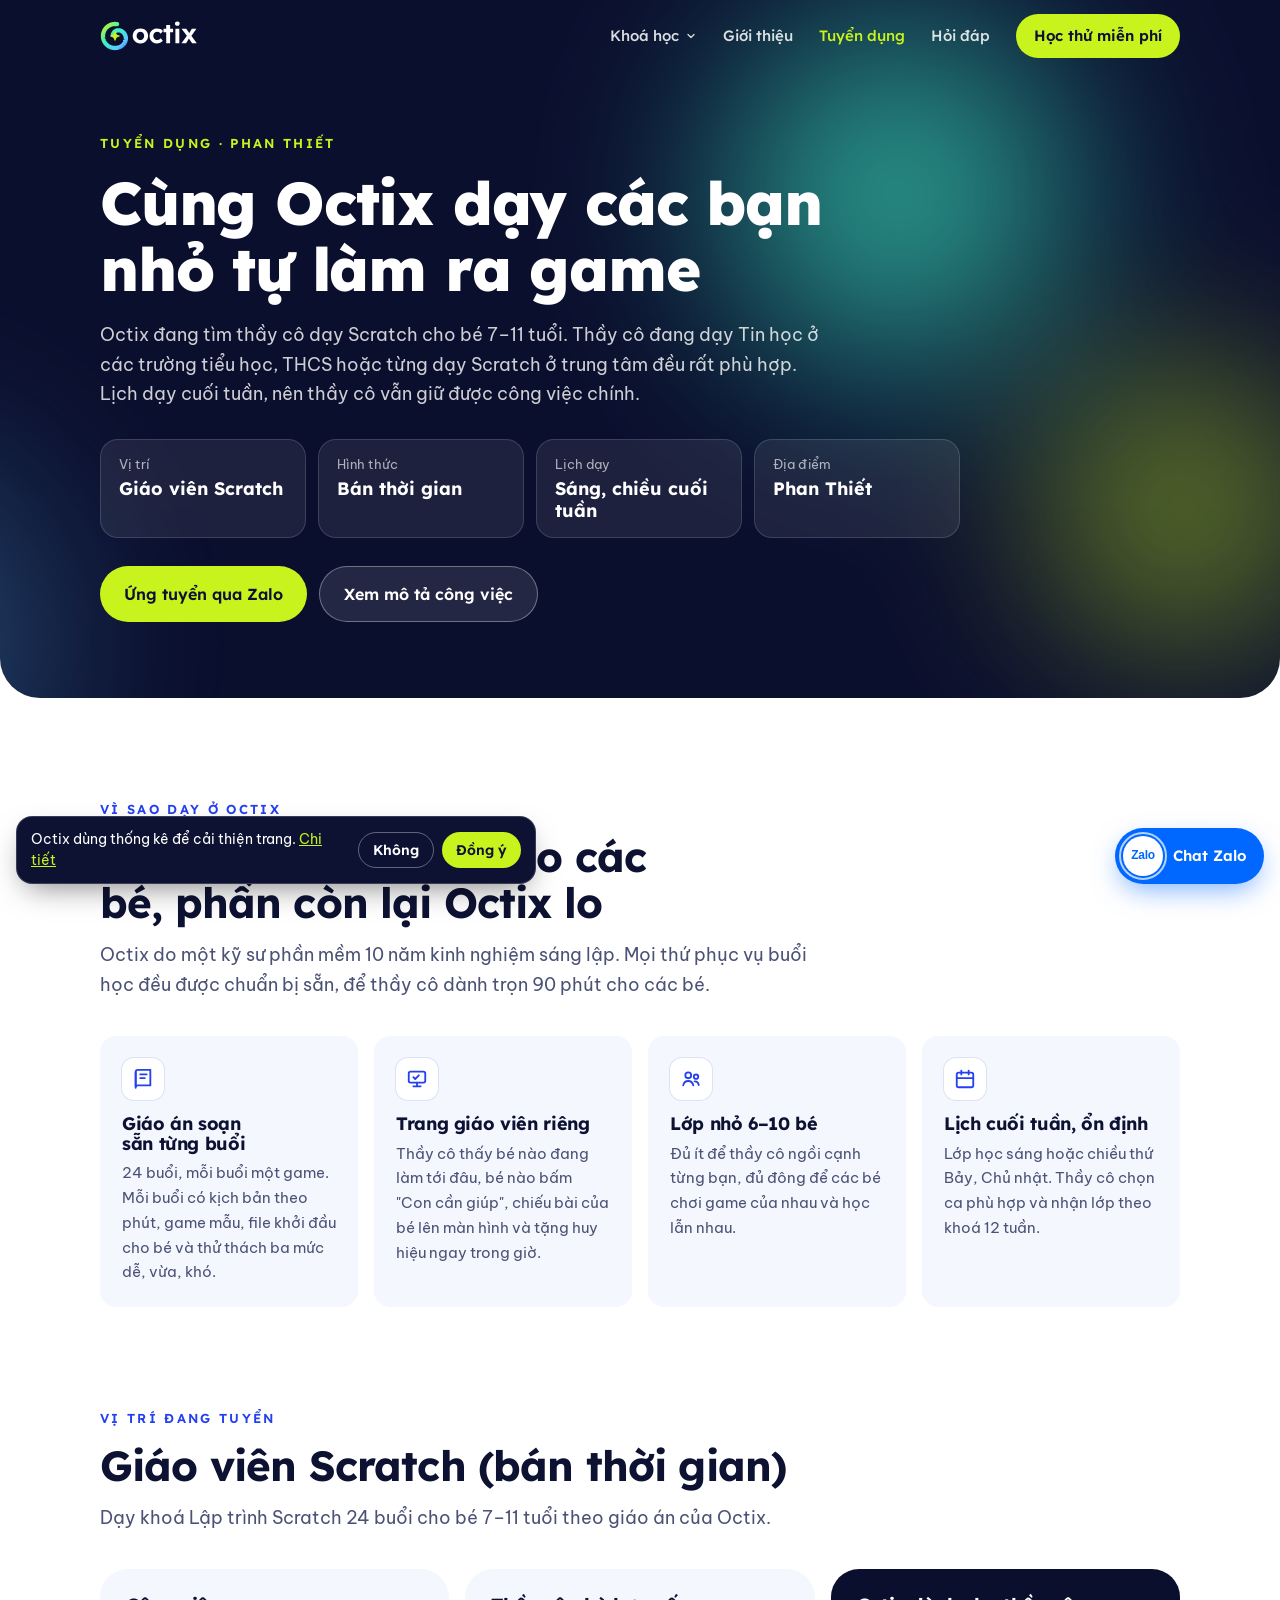
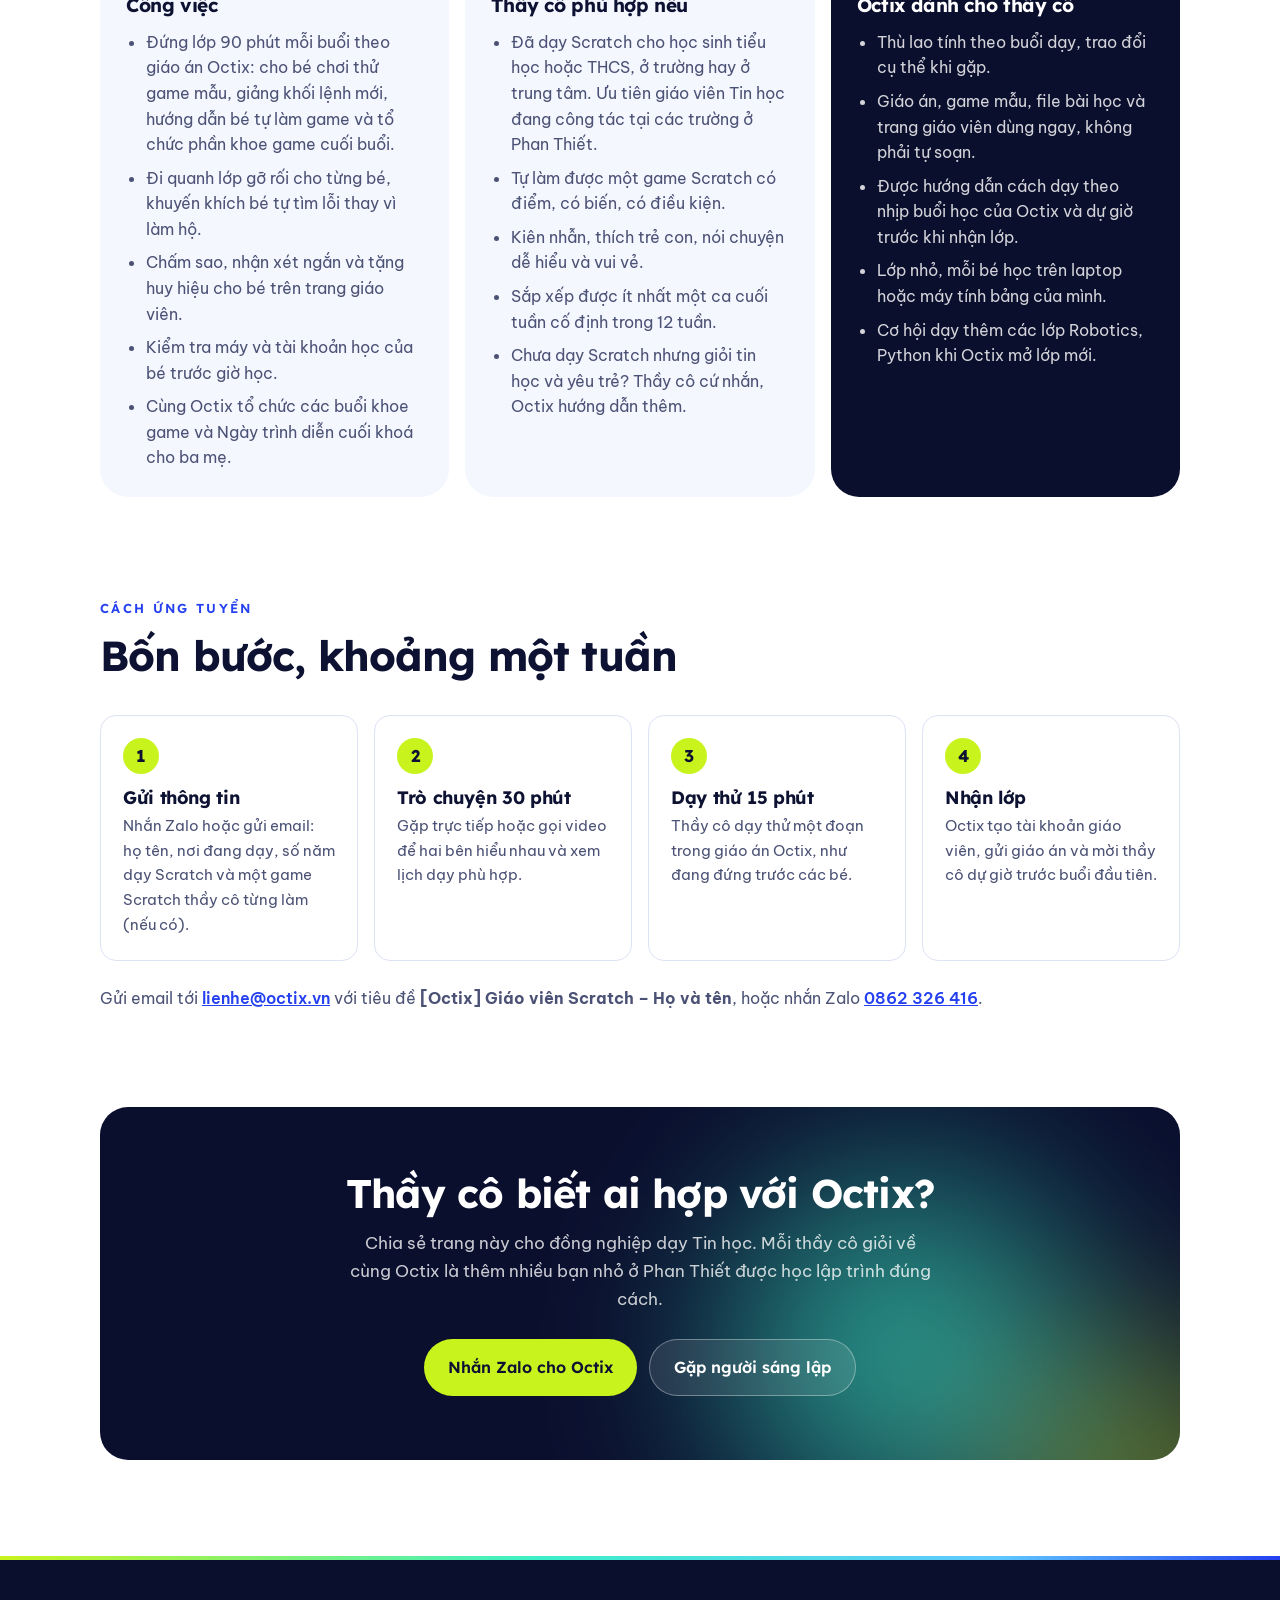
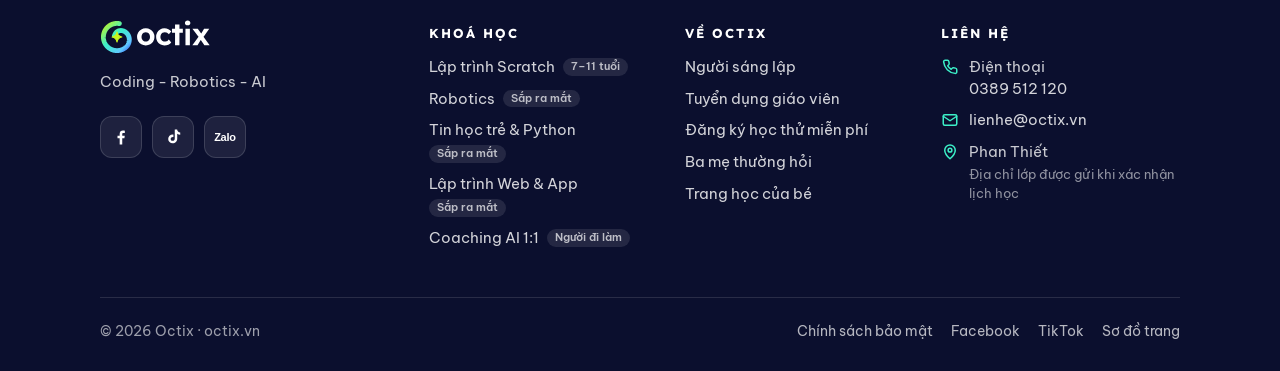
<file: tuyen-dung/index.html>
<!doctype html>
<html lang="vi">
<head>
<meta charset="utf-8">
<meta name="viewport" content="width=device-width,initial-scale=1">
<title>Tuyển giáo viên Scratch – Octix Phan Thiết</title>
<meta name="description" content="Octix tuyển giáo viên dạy Scratch bán thời gian cho bé 7–11 tuổi tại Phan Thiết. Dạy cuối tuần, giáo án soạn sẵn 24 buổi, lớp nhỏ 6–10 bé.">
<link rel="canonical" href="https://octix.vn/tuyen-dung/">
<meta name="robots" content="index,follow,max-image-preview:large">
<meta name="theme-color" content="#0B0F2E">
<link rel="apple-touch-icon" href="/apple-touch-icon.png">
<link rel="icon" href="/favicon.ico" sizes="48x48">
<link rel="icon" type="image/png" sizes="96x96" href="/favicon-96.png">
<link rel="icon" type="image/png" sizes="144x144" href="/favicon-144.png">
<link rel="icon" type="image/png" sizes="192x192" href="/icon-192.png">
<link rel="manifest" href="/site.webmanifest">
<meta property="og:type" content="website">
<meta property="og:site_name" content="Octix">
<meta property="og:locale" content="vi_VN">
<meta property="og:url" content="https://octix.vn/tuyen-dung/">
<meta property="og:title" content="Octix tuyển giáo viên Scratch tại Phan Thiết">
<meta property="og:description" content="Dạy cuối tuần, giáo án soạn sẵn, lớp nhỏ 6–10 bé. Ưu tiên giáo viên Tin học có kinh nghiệm dạy Scratch.">
<meta property="og:image" content="https://octix.vn/og-image.jpg">
<meta property="og:image:width" content="1200">
<meta property="og:image:height" content="630">
<meta name="twitter:card" content="summary_large_image">
<script type="application/ld+json">{"@context": "https://schema.org", "@type": "JobPosting", "title": "Giáo viên Scratch (bán thời gian)", "description": "<p>Octix tuyển giáo viên dạy Scratch cho bé 7–11 tuổi tại Phan Thiết, dạy cuối tuần theo giáo án soạn sẵn 24 buổi. Ưu tiên giáo viên Tin học tại các trường tiểu học, THCS có kinh nghiệm dạy Scratch.</p>", "datePosted": "2026-11-04", "employmentType": "PART_TIME", "hiringOrganization": {"@type": "Organization", "name": "Octix", "sameAs": "https://octix.vn/", "logo": "https://octix.vn/icon-512.png"}, "jobLocation": {"@type": "Place", "address": {"@type": "PostalAddress", "addressLocality": "Phan Thiết", "addressCountry": "VN"}}, "directApply": false}</script>
<link rel="preconnect" href="https://fonts.googleapis.com">
<link rel="preconnect" href="https://fonts.gstatic.com" crossorigin>
<link rel="stylesheet" href="https://fonts.googleapis.com/css2?family=Lexend:wght@500;600;700;800&family=Be+Vietnam+Pro:wght@400;500;600;700&display=swap">
<link rel="stylesheet" href="/assets/page.css">
<link rel="stylesheet" href="/assets/site.css">
<style>
.steps{list-style:none;margin:0;padding:0;display:grid;grid-template-columns:repeat(4,1fr);gap:16px;counter-reset:s}
.steps li{position:relative;background:#fff;border:1px solid var(--line);border-radius:var(--r-md);padding:22px}
.steps li b{display:grid;place-items:center;width:36px;height:36px;border-radius:50%;background:var(--lime);color:var(--ink);font-family:var(--f-display);font-weight:700}
.steps h3{font-size:18px;font-weight:700;margin-top:14px}
.steps p{color:var(--muted);font-size:15px;margin-top:6px}
@media (max-width:980px){.steps{grid-template-columns:repeat(2,1fr)}}
@media (max-width:560px){.steps{grid-template-columns:1fr}}
.job{display:grid;grid-template-columns:repeat(3,1fr);gap:16px}
.job-col{background:var(--surface-2);border-radius:var(--r-lg);padding:26px}
.job-col:nth-child(3){background:var(--night);color:#fff}
.job-col h3{font-size:19px;font-weight:700}
.job-col ul{margin:14px 0 0;padding-left:20px;color:var(--muted);font-size:15.5px}
.job-col:nth-child(3) ul{color:rgba(255,255,255,.82)}
.job-col li+li{margin-top:8px}
.mail{margin-top:24px;color:var(--muted);font-size:16px}
.mail a{color:var(--brand);font-weight:600}
@media (max-width:980px){.job{grid-template-columns:1fr}}
</style>
<!-- PostHog: đếm lượt truy cập, nguồn (UTM), lượt bấm. Không gửi tên hay số điện thoại; ô nhập bị che trong bản ghi phiên. -->
<script>
window.OCTIX_PH={ key:'phc_xpppYXQpBFQy3sqduRQtjiRLjX8unHdPihC3FUqHVQve', host:'https://us.i.posthog.com' };
!function(t,e){var o,n,p,r;e.__SV||(window.posthog=e,e._i=[],e.init=function(i,s,a){function g(t,e){var o=e.split(".");2==o.length&&(t=t[o[0]],e=o[1]),t[e]=function(){t.push([e].concat(Array.prototype.slice.call(arguments,0)))}}(p=t.createElement("script")).type="text/javascript",p.crossOrigin="anonymous",p.async=!0,p.src=s.api_host.replace(".i.posthog.com","-assets.i.posthog.com")+"/static/array.js",(r=t.getElementsByTagName("script")[0]).parentNode.insertBefore(p,r);var u=e;for(void 0!==a?u=e[a]=[]:a="posthog",u.people=u.people||[],u.toString=function(t){var e="posthog";return"posthog"!==a&&(e+="."+a),t||(e+=" (stub)"),e},u.people.toString=function(){return u.toString(1)+".people (stub)"},o="init capture register register_once unregister opt_out_capturing has_opted_out_capturing opt_in_capturing reset isFeatureEnabled getFeatureFlag onFeatureFlags identify setPersonProperties group alias set_config startSessionRecording stopSessionRecording getSessionReplayUrl get_distinct_id get_session_id".split(" "),n=0;n<o.length;n++)g(u,o[n]);e._i.push([i,s,a])},e.__SV=1)}(document,window.posthog||[]);
if(OCTIX_PH.key && !/^(localhost|127\.|0\.0\.0\.0)/.test(location.hostname)){
  /* Chưa đồng ý (hoặc bấm Không): chỉ đếm lượt xem, không lưu cookie, không quay phiên. Bấm Đồng ý: thống kê đầy đủ. */
  var okPH=null; try{ okPH=localStorage.getItem('octix-consent'); }catch(_){}
  posthog.init(OCTIX_PH.key,{ api_host:OCTIX_PH.host, defaults:'2025-05-24', person_profiles:'identified_only',
    persistence: okPH==='yes' ? 'localStorage+cookie' : 'memory', disable_session_recording: okPH!=='yes',
    session_recording:{ maskAllInputs:true } });
  if(!okPH) document.addEventListener('DOMContentLoaded',function(){
    var b=document.createElement('div'); b.id='octix-consent'; b.setAttribute('role','region'); b.setAttribute('aria-label','Đồng ý thống kê');
    b.style.cssText='position:fixed;left:16px;right:84px;bottom:max(16px,env(safe-area-inset-bottom,0px));z-index:59;max-width:520px;background:#0D1233;color:#fff;border:1px solid rgba(255,255,255,.18);border-radius:16px;padding:12px 14px;font:14px/1.5 "Be Vietnam Pro",system-ui,sans-serif;box-shadow:0 12px 30px -10px rgba(0,0,0,.5);display:flex;flex-wrap:wrap;gap:8px 12px;align-items:center';
    b.innerHTML='<span style="flex:1 1 220px">Octix dùng thống kê để cải thiện trang. <a href="/chinh-sach-bao-mat/" style="color:#C8F31D">Chi tiết</a></span>'
      +'<span style="display:flex;gap:8px"><button type="button" data-c="no" style="font:600 14px Lexend,sans-serif;padding:8px 14px;border-radius:999px;border:1px solid rgba(255,255,255,.35);background:transparent;color:#fff;cursor:pointer">Không</button>'
      +'<button type="button" data-c="yes" style="font:600 14px Lexend,sans-serif;padding:8px 14px;border-radius:999px;border:0;background:#C8F31D;color:#0D1233;cursor:pointer">Đồng ý</button></span>';
    b.addEventListener('click',function(e){ var c=e.target.getAttribute&&e.target.getAttribute('data-c'); if(!c) return;
      try{ localStorage.setItem('octix-consent',c); }catch(_){}
      if(c==='yes'){ posthog.set_config({persistence:'localStorage+cookie',disable_session_recording:false}); posthog.startSessionRecording&&posthog.startSessionRecording(); }
      b.remove(); });
    document.body.appendChild(b);
  });
}
/* sự kiện riêng: bấm Zalo, bấm gọi */
document.addEventListener('click',function(e){ var a=e.target.closest&&e.target.closest('a[href]'); if(!a||!window.posthog||!posthog.capture) return;
  var h=a.getAttribute('href')||''; if(h.indexOf('zalo.me')>-1) posthog.capture('bam_zalo',{vi_tri:a.className||'link'});
  else if(h.indexOf('tel:')===0) posthog.capture('bam_goi',{vi_tri:a.className||'link'}); },true);
</script>
</head>
<body>
<header class="nav" id="nav">
  <!-- octix:header -->
<div class="wrap nav-in">
    <a class="logo" href="/" aria-label="Octix, về trang chủ"><svg role="img" aria-label="Octix" xmlns="http://www.w3.org/2000/svg" viewBox="30 40 460 140"><defs><linearGradient id="rb" gradientUnits="userSpaceOnUse" x1="44" y1="50" x2="164" y2="170"><stop offset="0" stop-color="#C8F31D"/><stop offset=".42" stop-color="#3CF0C8"/><stop offset=".78" stop-color="#5FC8FF"/><stop offset="1" stop-color="#2440F0"/></linearGradient></defs><path d="M109.72 54.85 L108.00 54.57 L106.26 54.35 L104.52 54.18 L102.77 54.07 L101.02 54.01 L99.27 54.00 L97.52 54.06 L95.77 54.16 L94.02 54.32 L92.29 54.53 L90.56 54.80 L88.84 55.12 L87.13 55.50 L85.43 55.93 L83.74 56.41 L82.08 56.95 L80.43 57.53 L78.80 58.17 L77.19 58.86 L75.60 59.60 L74.03 60.38 L72.50 61.22 L70.98 62.10 L69.50 63.03 L68.05 64.01 L66.62 65.03 L65.23 66.10 L63.88 67.21 L62.56 68.36 L61.28 69.55 L60.03 70.78 L58.82 72.05 L57.66 73.35 L56.53 74.69 L55.45 76.07 L54.41 77.48 L53.42 78.92 L52.47 80.39 L51.56 81.89 L50.71 83.42 L49.90 84.98 L49.14 86.56 L48.44 88.16 L47.78 89.78 L47.17 91.42 L46.62 93.08 L46.11 94.76 L45.66 96.45 L45.27 98.16 L44.92 99.87 L44.63 101.60 L44.40 103.34 L44.22 105.08 L44.09 106.83 L44.02 108.57 L44.00 110.33 L44.04 112.08 L44.13 113.83 L44.28 115.57 L44.48 117.31 L44.73 119.04 L45.04 120.77 L45.41 122.48 L45.82 124.18 L46.29 125.87 L46.82 127.54 L47.39 129.19 L48.02 130.83 L48.69 132.44 L49.42 134.04 L50.20 135.60 L51.02 137.15 L51.89 138.67 L52.81 140.16 L53.78 141.62 L54.79 143.05 L55.85 144.44 L56.94 145.81 L58.09 147.14 L59.27 148.43 L60.49 149.68 L61.75 150.90 L63.05 152.08 L64.38 153.21 L65.75 154.30 L67.15 155.35 L68.58 156.36 L70.05 157.32 L71.54 158.23 L73.06 159.10 L74.61 159.91 L76.19 160.68 L77.78 161.40 L79.40 162.07 L81.04 162.69 L82.70 163.26 L84.37 163.77 L86.06 164.24 L87.76 164.65 L89.47 165.00 L91.20 165.30 L92.93 165.55 L94.67 165.75 L96.42 165.89 L98.17 165.97 L99.92 166.00 L101.67 165.98 L103.42 165.90 L105.16 165.76 L106.91 165.57 L108.64 165.33 L110.37 165.03 L112.08 164.68 L113.78 164.28 L115.47 163.82 L117.15 163.31 L118.81 162.75 L120.45 162.13 L122.07 161.47 L123.67 160.75 L125.24 159.99 L126.79 159.17 L128.32 158.31 L129.81 157.40 L131.28 156.45 L132.72 155.45 L134.12 154.40 L135.49 153.31 L136.83 152.18 L138.11 150.99 L139.35 149.75 L140.52 148.45 L141.64 147.11 L142.70 145.73 L143.70 144.30 L144.64 142.83 L145.51 141.33 L146.32 139.79 L147.06 138.23 L147.74 136.64 L148.34 135.03 L148.88 133.40 L149.35 131.76 L149.75 130.10 L150.08 128.43 L150.34 126.76 L150.53 125.09 L150.65 123.41 L150.71 121.75 L150.69 120.08 L150.61 118.43 L150.47 116.79 L150.25 115.17 L149.98 113.57 L149.64 111.99 L149.25 110.43 L148.79 108.90 L148.28 107.40 L147.71 105.93 L147.08 104.50 L146.41 103.10 L145.69 101.74 L144.91 100.42 L144.10 99.14 L143.24 97.91 L142.34 96.72 L141.40 95.58 L140.43 94.48 L139.42 93.44 L138.38 92.44 L137.32 91.50 L136.22 90.60 L135.11 89.76 L133.98 88.97 L132.82 88.24 L131.66 87.56 L130.48 86.93 L129.29 86.35 L128.09 85.83 L126.89 85.36 L125.68 84.94 L124.48 84.58 L123.28 84.26 L122.08 84.00 L120.89 83.78 L119.70 83.62 L118.53 83.50 L117.37 83.42 L116.22 83.40 L115.09 83.41 L113.98 83.47 L112.89 83.57 L111.82 83.70 L110.78 83.88 L109.75 84.09 L108.75 84.33 L107.78 84.61 L106.84 84.92 L105.92 85.25 L105.04 85.61 L104.18 86.00 L103.35 86.41 L102.55 86.84 L101.79 87.29 L101.05 87.76 L100.35 88.24 L99.68 88.74 L99.03 89.25 L98.42 89.77 L97.84 90.29 L97.29 90.82 L96.77 91.36 L96.28 91.90 L95.81 92.44 L95.37 92.99 L94.96 93.53 L94.58 94.06 L94.22 94.60 L93.88 95.13 L93.56 95.65 L93.26 96.16 L92.99 96.67 L92.73 97.17 L92.48 97.66 L92.26 98.13 L92.04 98.60 L91.84 99.06 L91.65 99.50 L91.47 99.93 L91.29 100.35 L91.12 100.76 L90.95 101.16 L90.79 101.55 L90.63 101.93 L90.47 102.29 L90.31 102.65 L90.14 103.00 L89.97 103.34 L89.79 103.67 L89.61 104.00" fill="none" stroke="url(#rb)" stroke-width="20" stroke-linecap="round" stroke-linejoin="round"/><path d="M100 90 Q102.80 107.20 120 110 Q102.80 112.80 100 130 Q97.20 112.80 80 110 Q97.20 107.20 100 90Z" fill="#C8F31D" stroke="#C8F31D" stroke-width="5.2" stroke-linejoin="round"/><path d="M218.576 144.88Q208.208 144.88 200.07999999999998 140.336Q191.952 135.792 187.28 127.856Q182.608 119.91999999999999 182.608 109.67999999999999Q182.608 99.44 187.28 91.50399999999999Q191.952 83.56799999999998 200.07999999999998 79.02399999999999Q208.208 74.47999999999999 218.576 74.47999999999999Q228.816 74.47999999999999 236.94400000000002 79.02399999999999Q245.072 83.56799999999998 249.68 91.50399999999999Q254.288 99.44 254.288 109.67999999999999Q254.288 119.91999999999999 249.68 127.856Q245.072 135.792 236.94400000000002 140.336Q228.816 144.88 218.576 144.88ZM218.576 129.00799999999998Q223.56799999999998 129.00799999999998 227.536 126.51199999999999Q231.504 124.01599999999999 233.744 119.6Q235.984 115.184 235.856 109.67999999999999Q235.984 104.048 233.744 99.632Q231.504 95.216 227.536 92.72Q223.56799999999998 90.22399999999999 218.576 90.22399999999999Q213.45600000000002 90.22399999999999 209.488 92.78399999999999Q205.52 95.344 203.216 99.696Q200.912 104.048 201.04 109.67999999999999Q200.912 115.184 203.216 119.6Q205.52 124.01599999999999 209.488 126.51199999999999Q213.45600000000002 129.00799999999998 218.576 129.00799999999998Z M295.052 144.88Q285.324 144.88 277.644 140.272Q269.964 135.664 265.548 127.728Q261.132 119.792 261.132 109.67999999999999Q261.132 99.56799999999998 265.548 91.63199999999999Q269.964 83.696 277.644 79.088Q285.324 74.47999999999999 295.052 74.47999999999999Q304.14 74.47999999999999 311.692 77.80799999999999Q319.244 81.136 323.468 87.024L313.484 99.05599999999998Q311.692 96.624 309.004 94.63999999999999Q306.31600000000003 92.65599999999999 303.18 91.50399999999999Q300.044 90.35199999999999 296.716 90.35199999999999Q291.468 90.35199999999999 287.43600000000004 92.84799999999998Q283.404 95.344 281.1 99.696Q278.796 104.048 278.796 109.67999999999999Q278.796 115.056 281.164 119.40799999999999Q283.532 123.75999999999999 287.628 126.32Q291.724 128.88 296.844 128.88Q300.172 128.88 303.116 127.984Q306.06 127.088 308.68399999999997 125.16799999999999Q311.308 123.24799999999999 313.484 120.56L323.34000000000003 132.59199999999998Q319.116 138.096 311.37199999999996 141.488Q303.628 144.88 295.052 144.88Z M339.01599999999996 143.6V58.73599999999999H357.192V143.6ZM326.344 92.14399999999999V75.88799999999999H371.144V92.14399999999999Z M381.956 143.6V75.88799999999999H400.132V143.6ZM390.916 62.06399999999999Q385.668 62.06399999999999 382.724 59.43999999999999Q379.78 56.81599999999999 379.78 52.08Q379.78 47.727999999999994 382.788 44.97599999999999Q385.796 42.22399999999999 390.916 42.22399999999999Q396.164 42.22399999999999 399.108 44.84799999999999Q402.052 47.471999999999994 402.052 52.08Q402.052 56.43199999999999 399.044 59.24799999999999Q396.036 62.06399999999999 390.916 62.06399999999999Z M459.84000000000003 143.6 443.072 119.66399999999999 437.952 112.496 410.56 75.88799999999999H432.576L448.96 99.05599999999998L454.592 106.608L481.6 143.6ZM410.304 143.6 437.312 106.608 447.296 118.512 431.68 143.6ZM453.824 113.136 444.096 101.232 458.56 75.88799999999999H479.93600000000004Z" fill="#FFFFFF"/></svg></a>
    <nav class="nav-links" aria-label="Chính">
      <div class="dd">
        <button class="dd-btn" type="button" aria-expanded="false" aria-controls="dd-khoa-hoc">Khoá học <svg width="12" height="12" viewBox="0 0 24 24" fill="none" stroke="currentColor" stroke-width="2.6" stroke-linecap="round" stroke-linejoin="round" aria-hidden="true"><path d="m6 9 6 6 6-6"/></svg></button>
        <div class="dd-panel" id="dd-khoa-hoc">
          <a class="dd-feat" href="/khoa-hoc/scratch/"><span class="pill">Đang tuyển sinh</span><b>Lập trình Scratch</b><small>Bé 7–11 tuổi · 24 buổi · lớp 6–10 bé. Mỗi buổi bé tự làm xong một game.</small><span class="go">Xem chương trình học →</span></a>
          <div class="dd-list">
            <span class="cap">Sắp ra mắt</span>
            <a href="/#sap-ra-mat"><b>Robotics</b><small>8–12 tuổi · lắp ráp và lập trình robot</small></a>
            <a href="/#sap-ra-mat"><b>Tin học trẻ &amp; Python</b><small>Từ 11 tuổi · ôn luyện thi thuật toán</small></a>
            <a href="/#sap-ra-mat"><b>Lập trình Web &amp; App</b><small>Từ 12 tuổi · tự làm website, ứng dụng</small></a>
            <span class="cap">Cho người đi làm</span>
            <a href="https://coaching.octix.vn/"><b>Coaching AI 1:1</b><small>Kèm 1-1 trực tuyến · ứng dụng AI vào công việc</small></a>
          </div>
        </div>
      </div>
      <a href="/nguoi-sang-lap/">Giới thiệu</a>
      <a href="/tuyen-dung/" aria-current="page">Tuyển dụng</a>
      <a href="/#hoi-dap">Hỏi đáp</a>
      <a class="btn btn-lime" href="/#dang-ky">Học thử miễn phí</a>
    </nav>
    <button class="menu-btn" id="menu-btn" type="button" aria-label="Mở menu" aria-expanded="false" aria-controls="mnav"><span></span></button>
  </div>
  <nav class="mnav" id="mnav" aria-label="Menu di động">
    <a href="/">Trang chủ</a>
    <span class="m-cap">Khoá học</span>
    <a class="m-sub feat" href="/khoa-hoc/scratch/">Lập trình Scratch<small>7–11 tuổi</small></a>
    <a class="m-sub" href="/#sap-ra-mat">Robotics, Python, Web &amp; App<small>sắp ra mắt</small></a>
    <a class="m-sub" href="https://coaching.octix.vn/">Coaching AI 1:1<small>người đi làm</small></a>
    <span class="m-cap">Octix</span>
    <a href="/nguoi-sang-lap/">Giới thiệu</a>
    <a href="/tuyen-dung/" aria-current="page">Tuyển dụng</a>
    <a href="/#hoi-dap">Hỏi đáp</a>
    <a href="/#dang-ky">Đăng ký học thử miễn phí</a>
  </nav>
<!-- /octix:header -->
</header>

<main id="top">
  <div class="phero">
    <div class="aurora" aria-hidden="true"><span class="a1"></span><span class="a2"></span><span class="a3"></span></div>
    <div class="wrap">
      <span class="eyebrow">Tuyển dụng · Phan Thiết</span>
      <h1>Cùng Octix dạy các bạn nhỏ tự làm ra game</h1>
      <p class="lead">Octix đang tìm thầy cô dạy Scratch cho bé 7–11 tuổi. Thầy cô đang dạy Tin học ở các trường tiểu học, THCS hoặc từng dạy Scratch ở trung tâm đều rất phù hợp. Lịch dạy cuối tuần, nên thầy cô vẫn giữ được công việc chính.</p>
      <div class="facts">
        <div class="fact"><small>Vị trí</small><b>Giáo viên Scratch</b></div>
        <div class="fact"><small>Hình thức</small><b>Bán thời gian</b></div>
        <div class="fact"><small>Lịch dạy</small><b>Sáng, chiều cuối tuần</b></div>
        <div class="fact"><small>Địa điểm</small><b>Phan Thiết</b></div>
      </div>
      <div class="hero-cta">
        <a class="btn btn-lime" href="https://zalo.me/0862326416" target="_blank" rel="noopener">Ứng tuyển qua Zalo</a>
        <a class="btn btn-ghost" href="#vi-tri">Xem mô tả công việc</a>
      </div>
    </div>
  </div>

  <section>
    <div class="wrap">
      <div class="sec-head rv">
        <span class="eyebrow">Vì sao dạy ở Octix</span>
        <h2>Thầy cô tập trung vào các bé, phần còn lại Octix lo</h2>
        <p>Octix do một kỹ sư phần mềm 10 năm kinh nghiệm sáng lập. Mọi thứ phục vụ buổi học đều được chuẩn bị sẵn, để thầy cô dành trọn 90 phút cho các bé.</p>
      </div>
      <div class="cards">
        <div class="card rv">
          <span class="ic" aria-hidden="true"><svg width="22" height="22" viewBox="0 0 24 24" fill="none" stroke="currentColor" stroke-width="2" stroke-linecap="round" stroke-linejoin="round"><path d="M4 4.5A2.5 2.5 0 0 1 6.5 2H20v17H6.5A2.5 2.5 0 0 0 4 21.5z"/><path d="M4 19.5V4.5M9 7h7M9 11h5"/></svg></span>
          <h3>Giáo án soạn sẵn từng buổi</h3>
          <p>24 buổi, mỗi buổi một game. Mỗi buổi có kịch bản theo phút, game mẫu, file khởi đầu cho bé và thử thách ba mức dễ, vừa, khó.</p>
        </div>
        <div class="card rv">
          <span class="ic" aria-hidden="true"><svg width="22" height="22" viewBox="0 0 24 24" fill="none" stroke="currentColor" stroke-width="2" stroke-linecap="round" stroke-linejoin="round"><rect x="3" y="4" width="18" height="12" rx="2"/><path d="M8 20h8M12 16v4"/><path d="m8 10 2 2 4-4"/></svg></span>
          <h3>Trang giáo viên riêng</h3>
          <p>Thầy cô thấy bé nào đang làm tới đâu, bé nào bấm "Con cần giúp", chiếu bài của bé lên màn hình và tặng huy hiệu ngay trong giờ.</p>
        </div>
        <div class="card rv">
          <span class="ic" aria-hidden="true"><svg width="22" height="22" viewBox="0 0 24 24" fill="none" stroke="currentColor" stroke-width="2" stroke-linecap="round" stroke-linejoin="round"><circle cx="9" cy="8" r="3.2"/><path d="M3.5 19c.6-3 2.8-4.8 5.5-4.8s4.9 1.8 5.5 4.8"/><circle cx="17.5" cy="9.5" r="2.4"/><path d="M16 14.5c2.4 0 4 1.5 4.5 4"/></svg></span>
          <h3>Lớp nhỏ 6–10 bé</h3>
          <p>Đủ ít để thầy cô ngồi cạnh từng bạn, đủ đông để các bé chơi game của nhau và học lẫn nhau.</p>
        </div>
        <div class="card rv">
          <span class="ic" aria-hidden="true"><svg width="22" height="22" viewBox="0 0 24 24" fill="none" stroke="currentColor" stroke-width="2" stroke-linecap="round" stroke-linejoin="round"><rect x="3" y="5" width="18" height="16" rx="2"/><path d="M16 3v4M8 3v4M3 11h18"/></svg></span>
          <h3>Lịch cuối tuần, ổn định</h3>
          <p>Lớp học sáng hoặc chiều thứ Bảy, Chủ nhật. Thầy cô chọn ca phù hợp và nhận lớp theo khoá 12 tuần.</p>
        </div>
      </div>
    </div>
  </section>

  <section id="vi-tri" style="padding-top:0">
    <div class="wrap">
      <div class="sec-head rv">
        <span class="eyebrow">Vị trí đang tuyển</span>
        <h2>Giáo viên Scratch (bán thời gian)</h2>
        <p>Dạy khoá Lập trình Scratch 24 buổi cho bé 7–11 tuổi theo giáo án của Octix.</p>
      </div>
      <div class="job rv">
        <div class="job-col">
          <h3>Công việc</h3>
          <ul>
            <li>Đứng lớp 90 phút mỗi buổi theo giáo án Octix: cho bé chơi thử game mẫu, giảng khối lệnh mới, hướng dẫn bé tự làm game và tổ chức phần khoe game cuối buổi.</li>
            <li>Đi quanh lớp gỡ rối cho từng bé, khuyến khích bé tự tìm lỗi thay vì làm hộ.</li>
            <li>Chấm sao, nhận xét ngắn và tặng huy hiệu cho bé trên trang giáo viên.</li>
            <li>Kiểm tra máy và tài khoản học của bé trước giờ học.</li>
            <li>Cùng Octix tổ chức các buổi khoe game và Ngày trình diễn cuối khoá cho ba mẹ.</li>
          </ul>
        </div>
        <div class="job-col">
          <h3>Thầy cô phù hợp nếu</h3>
          <ul>
            <li>Đã dạy Scratch cho học sinh tiểu học hoặc THCS, ở trường hay ở trung tâm. Ưu tiên giáo viên Tin học đang công tác tại các trường ở Phan Thiết.</li>
            <li>Tự làm được một game Scratch có điểm, có biến, có điều kiện.</li>
            <li>Kiên nhẫn, thích trẻ con, nói chuyện dễ hiểu và vui vẻ.</li>
            <li>Sắp xếp được ít nhất một ca cuối tuần cố định trong 12 tuần.</li>
            <li>Chưa dạy Scratch nhưng giỏi tin học và yêu trẻ? Thầy cô cứ nhắn, Octix hướng dẫn thêm.</li>
          </ul>
        </div>
        <div class="job-col">
          <h3>Octix dành cho thầy cô</h3>
          <ul>
            <li>Thù lao tính theo buổi dạy, trao đổi cụ thể khi gặp.</li>
            <li>Giáo án, game mẫu, file bài học và trang giáo viên dùng ngay, không phải tự soạn.</li>
            <li>Được hướng dẫn cách dạy theo nhịp buổi học của Octix và dự giờ trước khi nhận lớp.</li>
            <li>Lớp nhỏ, mỗi bé học trên laptop hoặc máy tính bảng của mình.</li>
            <li>Cơ hội dạy thêm các lớp Robotics, Python khi Octix mở lớp mới.</li>
          </ul>
        </div>
      </div>
    </div>
  </section>

  <section class="steps-sec" style="padding-top:0">
    <div class="wrap">
      <div class="sec-head rv">
        <span class="eyebrow">Cách ứng tuyển</span>
        <h2>Bốn bước, khoảng một tuần</h2>
      </div>
      <ol class="steps rv">
        <li><b>1</b><h3>Gửi thông tin</h3><p>Nhắn Zalo hoặc gửi email: họ tên, nơi đang dạy, số năm dạy Scratch và một game Scratch thầy cô từng làm (nếu có).</p></li>
        <li><b>2</b><h3>Trò chuyện 30 phút</h3><p>Gặp trực tiếp hoặc gọi video để hai bên hiểu nhau và xem lịch dạy phù hợp.</p></li>
        <li><b>3</b><h3>Dạy thử 15 phút</h3><p>Thầy cô dạy thử một đoạn trong giáo án Octix, như đang đứng trước các bé.</p></li>
        <li><b>4</b><h3>Nhận lớp</h3><p>Octix tạo tài khoản giáo viên, gửi giáo án và mời thầy cô dự giờ trước buổi đầu tiên.</p></li>
      </ol>
      <p class="mail rv">Gửi email tới <a href="mailto:lienhe@octix.vn?subject=%5BOctix%5D%20Gi%C3%A1o%20vi%C3%AAn%20Scratch%20-%20">lienhe@octix.vn</a> với tiêu đề <b>[Octix] Giáo viên Scratch – Họ và tên</b>, hoặc nhắn Zalo <a href="https://zalo.me/0862326416" target="_blank" rel="noopener">0862 326 416</a>.</p>
    </div>
  </section>

  <section style="padding-top:0">
    <div class="wrap">
      <div class="cta-box rv">
        <div class="aurora" aria-hidden="true"><span class="a1"></span><span class="a2"></span></div>
        <h2>Thầy cô biết ai hợp với Octix?</h2>
        <p>Chia sẻ trang này cho đồng nghiệp dạy Tin học. Mỗi thầy cô giỏi về cùng Octix là thêm nhiều bạn nhỏ ở Phan Thiết được học lập trình đúng cách.</p>
        <div class="hero-cta">
          <a class="btn btn-lime" href="https://zalo.me/0862326416" target="_blank" rel="noopener">Nhắn Zalo cho Octix</a>
          <a class="btn btn-ghost" href="/nguoi-sang-lap/">Gặp người sáng lập</a>
        </div>
      </div>
    </div>
  </section>
</main>

<!-- octix:footer -->
<footer class="sf">
  <div class="wrap">
    <div class="sf-grid">
      <div class="sf-about">
        <a class="logo" href="/" aria-label="Octix, về trang chủ"><svg role="img" aria-label="Octix" xmlns="http://www.w3.org/2000/svg" viewBox="30 40 460 140"><defs><linearGradient id="rf" gradientUnits="userSpaceOnUse" x1="44" y1="50" x2="164" y2="170"><stop offset="0" stop-color="#C8F31D"/><stop offset=".42" stop-color="#3CF0C8"/><stop offset=".78" stop-color="#5FC8FF"/><stop offset="1" stop-color="#2440F0"/></linearGradient></defs><path d="M109.72 54.85 L108.00 54.57 L106.26 54.35 L104.52 54.18 L102.77 54.07 L101.02 54.01 L99.27 54.00 L97.52 54.06 L95.77 54.16 L94.02 54.32 L92.29 54.53 L90.56 54.80 L88.84 55.12 L87.13 55.50 L85.43 55.93 L83.74 56.41 L82.08 56.95 L80.43 57.53 L78.80 58.17 L77.19 58.86 L75.60 59.60 L74.03 60.38 L72.50 61.22 L70.98 62.10 L69.50 63.03 L68.05 64.01 L66.62 65.03 L65.23 66.10 L63.88 67.21 L62.56 68.36 L61.28 69.55 L60.03 70.78 L58.82 72.05 L57.66 73.35 L56.53 74.69 L55.45 76.07 L54.41 77.48 L53.42 78.92 L52.47 80.39 L51.56 81.89 L50.71 83.42 L49.90 84.98 L49.14 86.56 L48.44 88.16 L47.78 89.78 L47.17 91.42 L46.62 93.08 L46.11 94.76 L45.66 96.45 L45.27 98.16 L44.92 99.87 L44.63 101.60 L44.40 103.34 L44.22 105.08 L44.09 106.83 L44.02 108.57 L44.00 110.33 L44.04 112.08 L44.13 113.83 L44.28 115.57 L44.48 117.31 L44.73 119.04 L45.04 120.77 L45.41 122.48 L45.82 124.18 L46.29 125.87 L46.82 127.54 L47.39 129.19 L48.02 130.83 L48.69 132.44 L49.42 134.04 L50.20 135.60 L51.02 137.15 L51.89 138.67 L52.81 140.16 L53.78 141.62 L54.79 143.05 L55.85 144.44 L56.94 145.81 L58.09 147.14 L59.27 148.43 L60.49 149.68 L61.75 150.90 L63.05 152.08 L64.38 153.21 L65.75 154.30 L67.15 155.35 L68.58 156.36 L70.05 157.32 L71.54 158.23 L73.06 159.10 L74.61 159.91 L76.19 160.68 L77.78 161.40 L79.40 162.07 L81.04 162.69 L82.70 163.26 L84.37 163.77 L86.06 164.24 L87.76 164.65 L89.47 165.00 L91.20 165.30 L92.93 165.55 L94.67 165.75 L96.42 165.89 L98.17 165.97 L99.92 166.00 L101.67 165.98 L103.42 165.90 L105.16 165.76 L106.91 165.57 L108.64 165.33 L110.37 165.03 L112.08 164.68 L113.78 164.28 L115.47 163.82 L117.15 163.31 L118.81 162.75 L120.45 162.13 L122.07 161.47 L123.67 160.75 L125.24 159.99 L126.79 159.17 L128.32 158.31 L129.81 157.40 L131.28 156.45 L132.72 155.45 L134.12 154.40 L135.49 153.31 L136.83 152.18 L138.11 150.99 L139.35 149.75 L140.52 148.45 L141.64 147.11 L142.70 145.73 L143.70 144.30 L144.64 142.83 L145.51 141.33 L146.32 139.79 L147.06 138.23 L147.74 136.64 L148.34 135.03 L148.88 133.40 L149.35 131.76 L149.75 130.10 L150.08 128.43 L150.34 126.76 L150.53 125.09 L150.65 123.41 L150.71 121.75 L150.69 120.08 L150.61 118.43 L150.47 116.79 L150.25 115.17 L149.98 113.57 L149.64 111.99 L149.25 110.43 L148.79 108.90 L148.28 107.40 L147.71 105.93 L147.08 104.50 L146.41 103.10 L145.69 101.74 L144.91 100.42 L144.10 99.14 L143.24 97.91 L142.34 96.72 L141.40 95.58 L140.43 94.48 L139.42 93.44 L138.38 92.44 L137.32 91.50 L136.22 90.60 L135.11 89.76 L133.98 88.97 L132.82 88.24 L131.66 87.56 L130.48 86.93 L129.29 86.35 L128.09 85.83 L126.89 85.36 L125.68 84.94 L124.48 84.58 L123.28 84.26 L122.08 84.00 L120.89 83.78 L119.70 83.62 L118.53 83.50 L117.37 83.42 L116.22 83.40 L115.09 83.41 L113.98 83.47 L112.89 83.57 L111.82 83.70 L110.78 83.88 L109.75 84.09 L108.75 84.33 L107.78 84.61 L106.84 84.92 L105.92 85.25 L105.04 85.61 L104.18 86.00 L103.35 86.41 L102.55 86.84 L101.79 87.29 L101.05 87.76 L100.35 88.24 L99.68 88.74 L99.03 89.25 L98.42 89.77 L97.84 90.29 L97.29 90.82 L96.77 91.36 L96.28 91.90 L95.81 92.44 L95.37 92.99 L94.96 93.53 L94.58 94.06 L94.22 94.60 L93.88 95.13 L93.56 95.65 L93.26 96.16 L92.99 96.67 L92.73 97.17 L92.48 97.66 L92.26 98.13 L92.04 98.60 L91.84 99.06 L91.65 99.50 L91.47 99.93 L91.29 100.35 L91.12 100.76 L90.95 101.16 L90.79 101.55 L90.63 101.93 L90.47 102.29 L90.31 102.65 L90.14 103.00 L89.97 103.34 L89.79 103.67 L89.61 104.00" fill="none" stroke="url(#rf)" stroke-width="20" stroke-linecap="round" stroke-linejoin="round"/><path d="M100 90 Q102.80 107.20 120 110 Q102.80 112.80 100 130 Q97.20 112.80 80 110 Q97.20 107.20 100 90Z" fill="#C8F31D" stroke="#C8F31D" stroke-width="5.2" stroke-linejoin="round"/><path d="M218.576 144.88Q208.208 144.88 200.07999999999998 140.336Q191.952 135.792 187.28 127.856Q182.608 119.91999999999999 182.608 109.67999999999999Q182.608 99.44 187.28 91.50399999999999Q191.952 83.56799999999998 200.07999999999998 79.02399999999999Q208.208 74.47999999999999 218.576 74.47999999999999Q228.816 74.47999999999999 236.94400000000002 79.02399999999999Q245.072 83.56799999999998 249.68 91.50399999999999Q254.288 99.44 254.288 109.67999999999999Q254.288 119.91999999999999 249.68 127.856Q245.072 135.792 236.94400000000002 140.336Q228.816 144.88 218.576 144.88ZM218.576 129.00799999999998Q223.56799999999998 129.00799999999998 227.536 126.51199999999999Q231.504 124.01599999999999 233.744 119.6Q235.984 115.184 235.856 109.67999999999999Q235.984 104.048 233.744 99.632Q231.504 95.216 227.536 92.72Q223.56799999999998 90.22399999999999 218.576 90.22399999999999Q213.45600000000002 90.22399999999999 209.488 92.78399999999999Q205.52 95.344 203.216 99.696Q200.912 104.048 201.04 109.67999999999999Q200.912 115.184 203.216 119.6Q205.52 124.01599999999999 209.488 126.51199999999999Q213.45600000000002 129.00799999999998 218.576 129.00799999999998Z M295.052 144.88Q285.324 144.88 277.644 140.272Q269.964 135.664 265.548 127.728Q261.132 119.792 261.132 109.67999999999999Q261.132 99.56799999999998 265.548 91.63199999999999Q269.964 83.696 277.644 79.088Q285.324 74.47999999999999 295.052 74.47999999999999Q304.14 74.47999999999999 311.692 77.80799999999999Q319.244 81.136 323.468 87.024L313.484 99.05599999999998Q311.692 96.624 309.004 94.63999999999999Q306.31600000000003 92.65599999999999 303.18 91.50399999999999Q300.044 90.35199999999999 296.716 90.35199999999999Q291.468 90.35199999999999 287.43600000000004 92.84799999999998Q283.404 95.344 281.1 99.696Q278.796 104.048 278.796 109.67999999999999Q278.796 115.056 281.164 119.40799999999999Q283.532 123.75999999999999 287.628 126.32Q291.724 128.88 296.844 128.88Q300.172 128.88 303.116 127.984Q306.06 127.088 308.68399999999997 125.16799999999999Q311.308 123.24799999999999 313.484 120.56L323.34000000000003 132.59199999999998Q319.116 138.096 311.37199999999996 141.488Q303.628 144.88 295.052 144.88Z M339.01599999999996 143.6V58.73599999999999H357.192V143.6ZM326.344 92.14399999999999V75.88799999999999H371.144V92.14399999999999Z M381.956 143.6V75.88799999999999H400.132V143.6ZM390.916 62.06399999999999Q385.668 62.06399999999999 382.724 59.43999999999999Q379.78 56.81599999999999 379.78 52.08Q379.78 47.727999999999994 382.788 44.97599999999999Q385.796 42.22399999999999 390.916 42.22399999999999Q396.164 42.22399999999999 399.108 44.84799999999999Q402.052 47.471999999999994 402.052 52.08Q402.052 56.43199999999999 399.044 59.24799999999999Q396.036 62.06399999999999 390.916 62.06399999999999Z M459.84000000000003 143.6 443.072 119.66399999999999 437.952 112.496 410.56 75.88799999999999H432.576L448.96 99.05599999999998L454.592 106.608L481.6 143.6ZM410.304 143.6 437.312 106.608 447.296 118.512 431.68 143.6ZM453.824 113.136 444.096 101.232 458.56 75.88799999999999H479.93600000000004Z" fill="#FFFFFF"/></svg></a>
        <p>Coding - Robotics - AI</p>
        <div class="sf-social">
          <a href="https://www.facebook.com/octix.phanthiet" target="_blank" rel="noopener" aria-label="Fanpage Facebook của Octix"><svg width="20" height="20" viewBox="0 0 24 24" fill="currentColor" aria-hidden="true"><path d="M13.5 21v-7.5h2.6l.4-3h-3V8.6c0-.9.3-1.5 1.5-1.5h1.6V4.4c-.3 0-1.2-.1-2.3-.1-2.3 0-3.9 1.4-3.9 4v2.2H7.8v3h2.6V21z"/></svg></a>
          <a href="https://www.tiktok.com/@octix.phanthiet" target="_blank" rel="noopener" aria-label="TikTok của Octix"><svg width="19" height="19" viewBox="0 0 24 24" fill="currentColor" aria-hidden="true"><path d="M16.6 3c.3 2.2 1.6 3.6 3.9 3.8v3a7 7 0 0 1-3.8-1.2v6.1c0 3.1-2.3 5.8-5.8 5.8A5.6 5.6 0 0 1 5.3 15c0-3.4 3-6 6.6-5.5v3.1c-1.7-.4-3.5.7-3.5 2.4 0 1.4 1.1 2.5 2.6 2.5 1.6 0 2.6-1 2.6-2.9V3z"/></svg></a>
          <a href="https://zalo.me/0862326416" target="_blank" rel="noopener" aria-label="Chat Zalo với Octix"><span class="zl">Zalo</span></a>
        </div>
      </div>
      <div>
        <h3>Khoá học</h3>
        <ul>
          <li><a href="/khoa-hoc/scratch/">Lập trình Scratch</a> <small>7–11 tuổi</small></li>
          <li><a href="/#sap-ra-mat">Robotics</a> <small>Sắp ra mắt</small></li>
          <li><a href="/#sap-ra-mat">Tin học trẻ &amp; Python</a> <small>Sắp ra mắt</small></li>
          <li><a href="/#sap-ra-mat">Lập trình Web &amp; App</a> <small>Sắp ra mắt</small></li>
          <li><a href="https://coaching.octix.vn/">Coaching AI 1:1</a> <small>Người đi làm</small></li>
        </ul>
      </div>
      <div>
        <h3>Về Octix</h3>
        <ul>
          <li><a href="/nguoi-sang-lap/">Người sáng lập</a></li>
          <li><a href="/tuyen-dung/" aria-current="page">Tuyển dụng giáo viên</a></li>
          <li><a href="/#dang-ky">Đăng ký học thử miễn phí</a></li>
          <li><a href="/#hoi-dap">Ba mẹ thường hỏi</a></li>
          <li><a href="https://study.octix.vn/student/">Trang học của bé</a></li>
        </ul>
      </div>
      <div>
        <h3>Liên hệ</h3>
        <ul>
          <li class="ct"><svg width="18" height="18" viewBox="0 0 24 24" fill="none" stroke="currentColor" stroke-width="2" stroke-linecap="round" stroke-linejoin="round" aria-hidden="true"><path d="M21 15.5v3a2 2 0 0 1-2.2 2A17 17 0 0 1 3.5 5.2 2 2 0 0 1 5.5 3h3a2 2 0 0 1 2 1.7l.4 2.6a2 2 0 0 1-.6 1.8L9 10.4a14 14 0 0 0 4.6 4.6l1.3-1.3a2 2 0 0 1 1.8-.6l2.6.4a2 2 0 0 1 1.7 2z"/></svg><span>Điện thoại<br><a href="tel:+84389512120">0389 512 120</a></span></li>
          <li class="ct"><svg width="18" height="18" viewBox="0 0 24 24" fill="none" stroke="currentColor" stroke-width="2" stroke-linecap="round" stroke-linejoin="round" aria-hidden="true"><rect x="3" y="5" width="18" height="14" rx="2"/><path d="m3 7 9 6 9-6"/></svg><span><a href="mailto:lienhe@octix.vn">lienhe@octix.vn</a></span></li>
          <li class="ct"><svg width="18" height="18" viewBox="0 0 24 24" fill="none" stroke="currentColor" stroke-width="2" stroke-linecap="round" stroke-linejoin="round" aria-hidden="true"><path d="M12 21s-7-6.1-7-11.5A7 7 0 0 1 19 9.5C19 14.9 12 21 12 21z"/><circle cx="12" cy="9.5" r="2.5"/></svg><span>Phan Thiết<span class="note">Địa chỉ lớp được gửi khi xác nhận lịch học</span></span></li>
        </ul>
      </div>
    </div>
    <div class="sf-bottom">
      <span>© 2026 Octix · octix.vn</span>
      <nav aria-label="Chân trang"><a href="/chinh-sach-bao-mat/">Chính sách bảo mật</a><a href="https://www.facebook.com/octix.phanthiet" target="_blank" rel="noopener">Facebook</a><a href="https://www.tiktok.com/@octix.phanthiet" target="_blank" rel="noopener">TikTok</a><a href="/sitemap.xml">Sơ đồ trang</a></nav>
    </div>
  </div>
</footer>
<!-- /octix:footer -->
<script src="/assets/site.js" defer></script>
<a class="zalo-fab" href="https://zalo.me/0862326416" target="_blank" rel="noopener" aria-label="Chat Zalo với Octix (0862 326 416)"><span class="zi" aria-hidden="true"><b>Zalo</b></span><span class="zt">Chat Zalo</span></a>
</body>
</html>
</file>
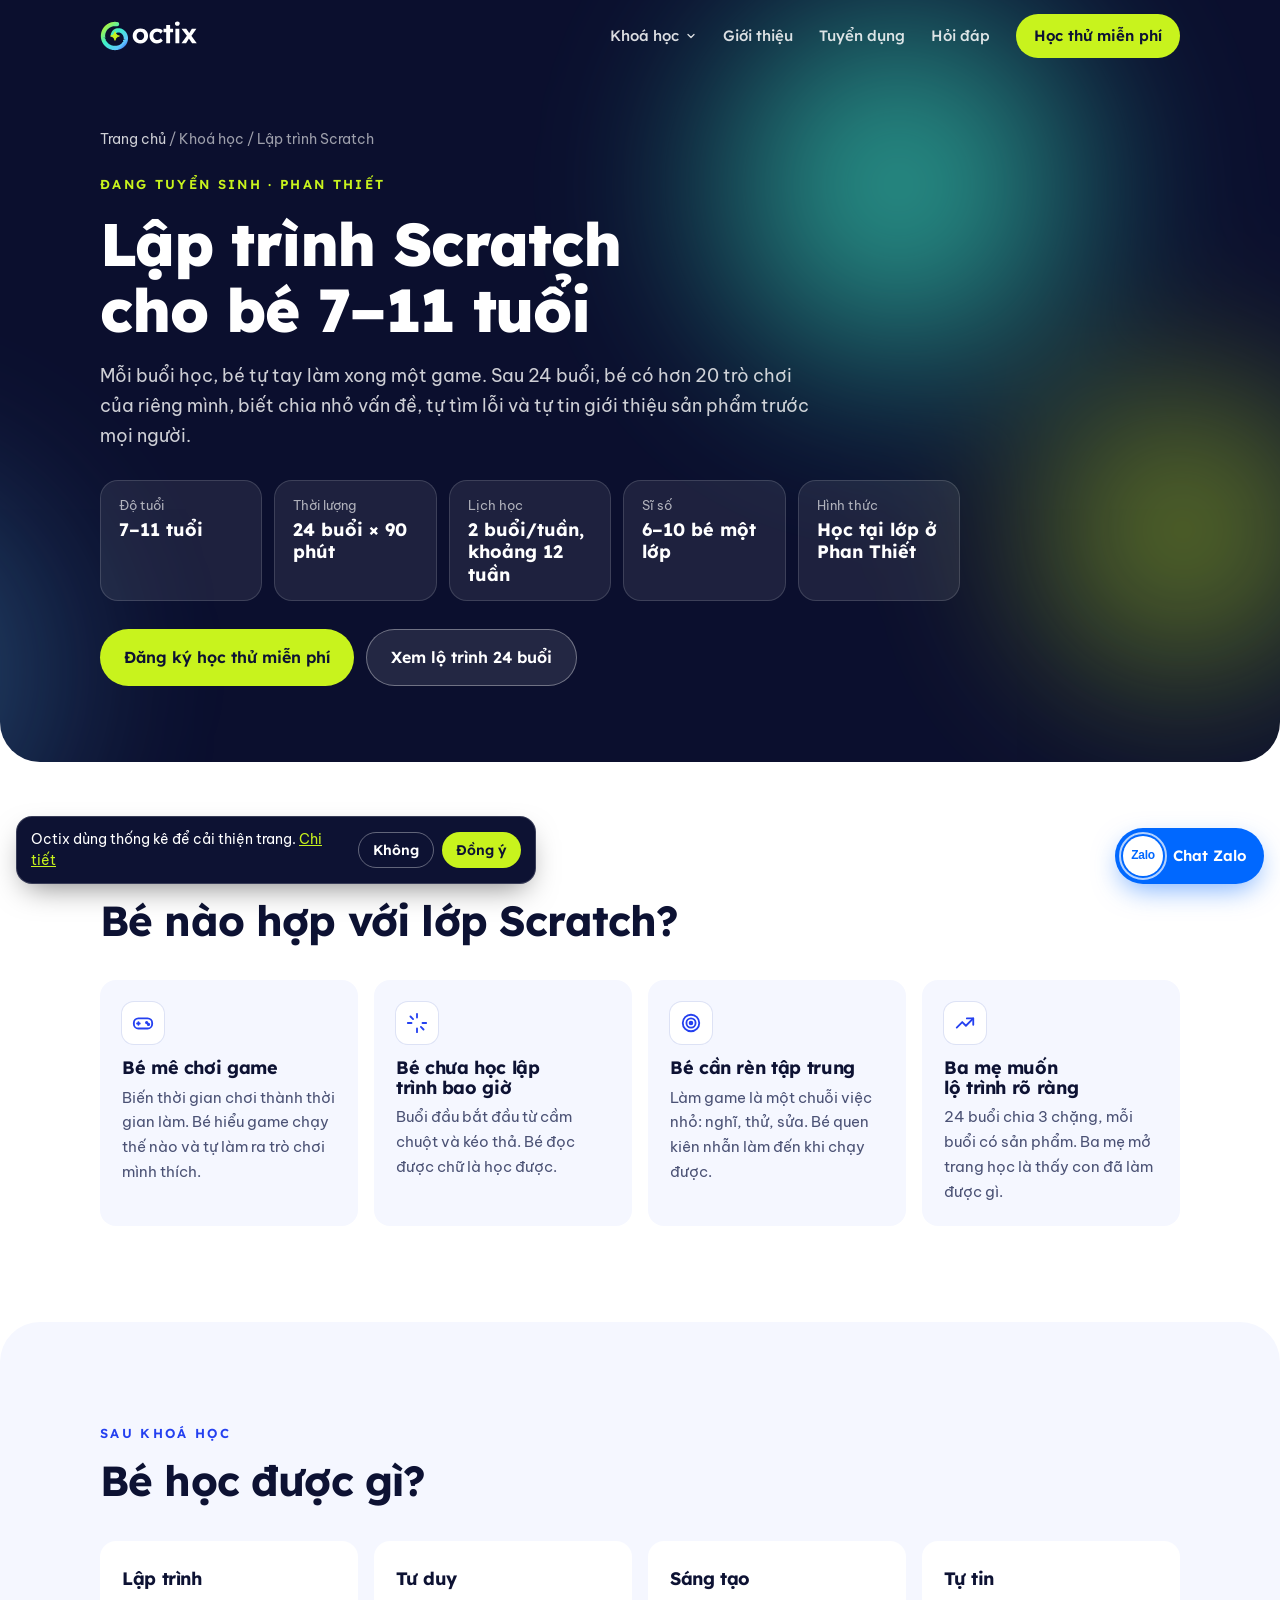
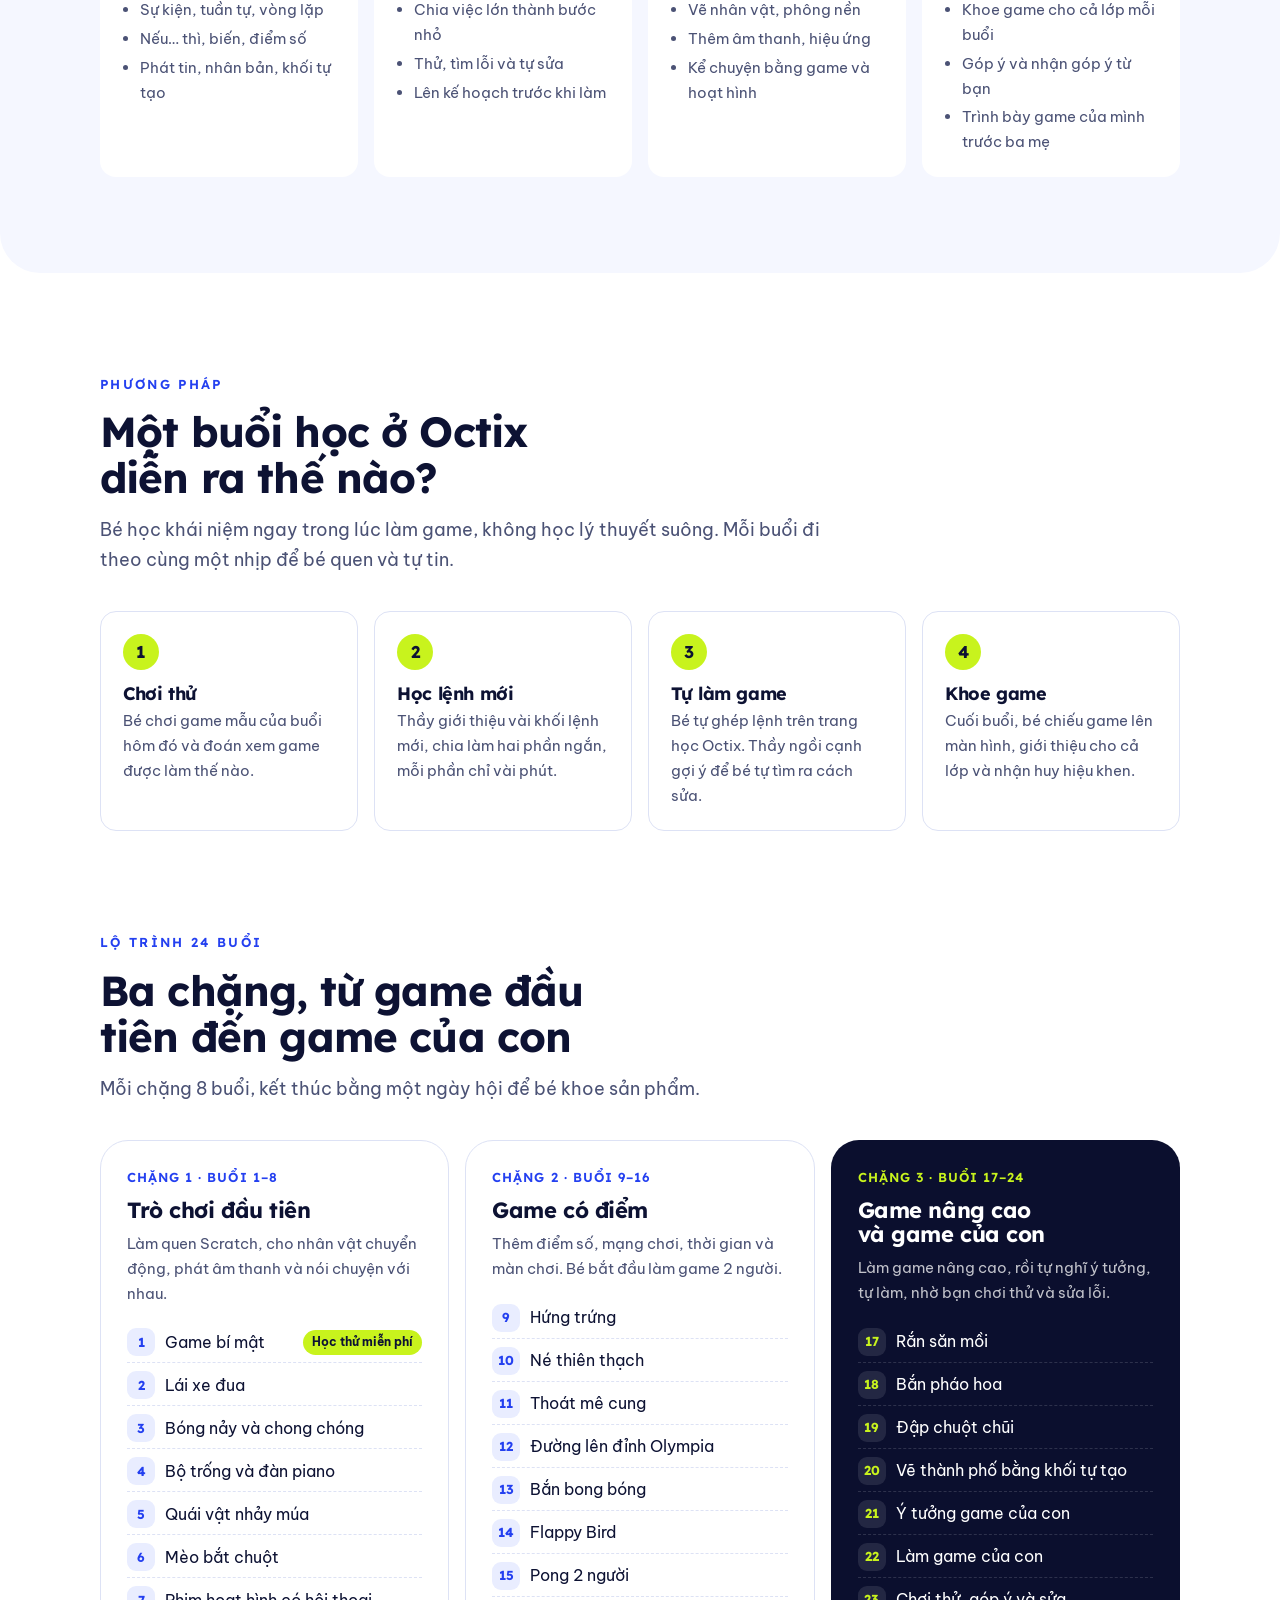
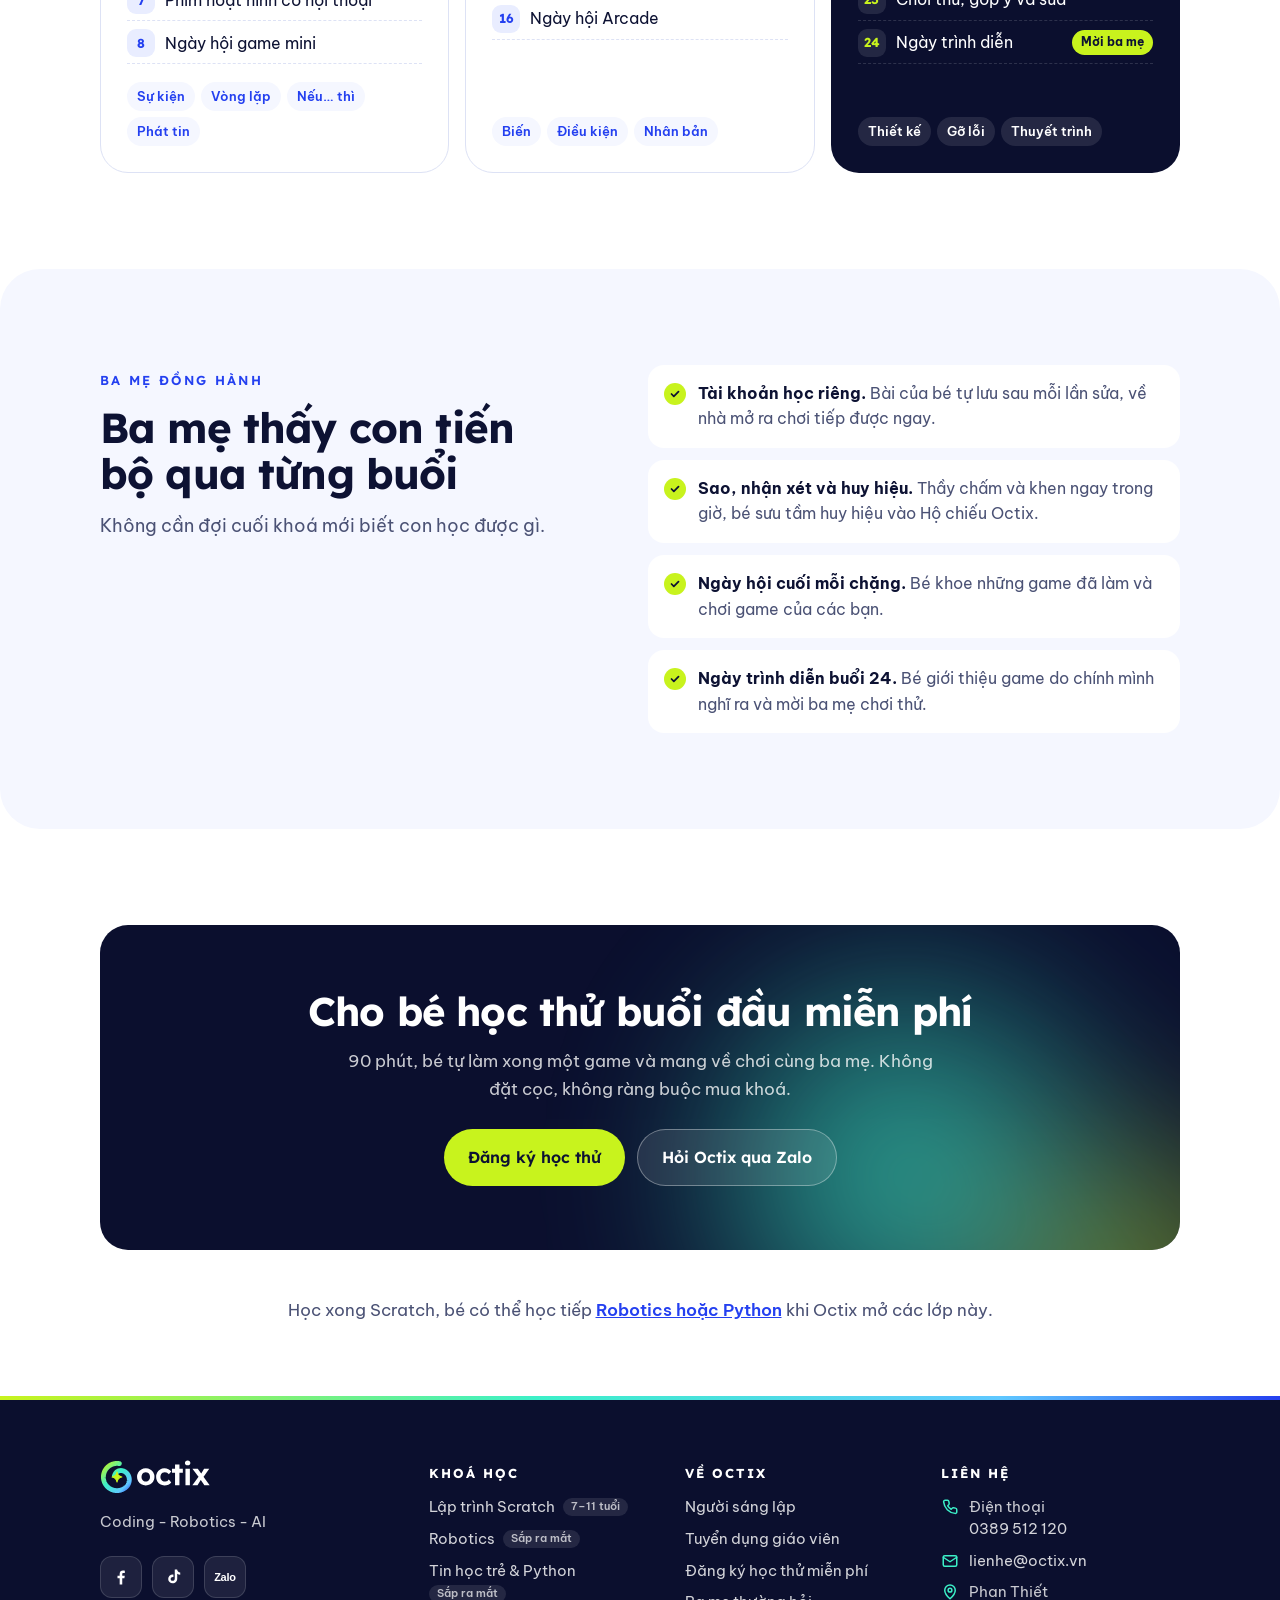
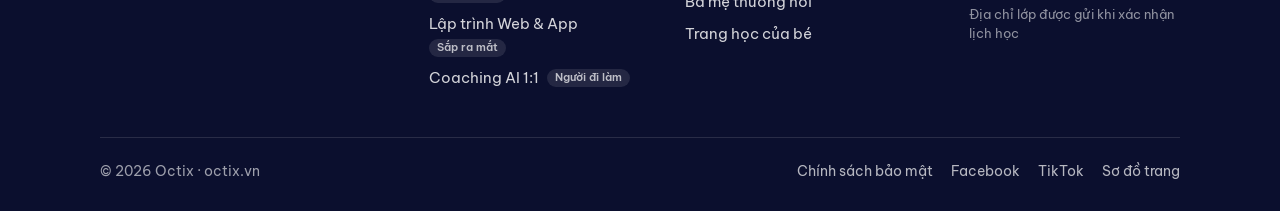
<file: khoa-hoc/scratch/index.html>
<!doctype html>
<html lang="vi">
<head>
<meta charset="utf-8">
<meta name="viewport" content="width=device-width,initial-scale=1">
<title>Khoá lập trình Scratch cho bé 7–11 tuổi – Octix Phan Thiết</title>
<meta name="description" content="Khoá Scratch 24 buổi tại Phan Thiết: mỗi buổi bé tự làm xong một game, lớp nhỏ 6–10 bé, 2 buổi/tuần. Xem lộ trình 3 chặng và đăng ký học thử miễn phí.">
<link rel="canonical" href="https://octix.vn/khoa-hoc/scratch/">
<meta name="robots" content="index,follow,max-image-preview:large">
<meta name="theme-color" content="#0B0F2E">
<link rel="apple-touch-icon" href="/apple-touch-icon.png">
<link rel="icon" href="/favicon.ico" sizes="48x48">
<link rel="icon" type="image/png" sizes="96x96" href="/favicon-96.png">
<link rel="icon" type="image/png" sizes="144x144" href="/favicon-144.png">
<link rel="icon" type="image/png" sizes="192x192" href="/icon-192.png">
<link rel="manifest" href="/site.webmanifest">
<meta property="og:type" content="website">
<meta property="og:site_name" content="Octix">
<meta property="og:locale" content="vi_VN">
<meta property="og:url" content="https://octix.vn/khoa-hoc/scratch/">
<meta property="og:title" content="Khoá lập trình Scratch cho bé 7–11 tuổi · Octix">
<meta property="og:description" content="24 buổi, mỗi buổi bé tự làm một game. Lớp nhỏ 6–10 bé tại Phan Thiết, buổi đầu học thử miễn phí.">
<meta property="og:image" content="https://octix.vn/og-image.jpg">
<meta property="og:image:width" content="1200">
<meta property="og:image:height" content="630">
<meta name="twitter:card" content="summary_large_image">
<script type="application/ld+json">{"@context": "https://schema.org", "@type": "Course", "name": "Lập trình Scratch cho trẻ 7–11 tuổi", "url": "https://octix.vn/khoa-hoc/scratch/", "description": "Khoá 24 buổi × 90 phút, 2 buổi/tuần trong khoảng 12 tuần. Mỗi buổi bé tự làm xong một game bằng Scratch. Lớp nhỏ 6–10 bé, buổi đầu học thử miễn phí.", "provider": {"@type": "EducationalOrganization", "@id": "https://octix.vn/#org", "name": "Octix", "url": "https://octix.vn/"}, "inLanguage": "vi", "educationalLevel": "Trẻ em 7–11 tuổi", "hasCourseInstance": {"@type": "CourseInstance", "courseMode": "onsite", "courseWorkload": "PT36H", "location": {"@type": "Place", "name": "Octix Phan Thiết", "address": {"@type": "PostalAddress", "addressLocality": "Phan Thiết", "addressCountry": "VN"}}}}</script>
<link rel="preconnect" href="https://fonts.googleapis.com">
<link rel="preconnect" href="https://fonts.gstatic.com" crossorigin>
<link rel="stylesheet" href="https://fonts.googleapis.com/css2?family=Lexend:wght@500;600;700;800&family=Be+Vietnam+Pro:wght@400;500;600;700&display=swap">
<link rel="stylesheet" href="/assets/page.css">
<link rel="stylesheet" href="/assets/site.css">
<style>
.steps{list-style:none;margin:0;padding:0;display:grid;grid-template-columns:repeat(4,1fr);gap:16px;counter-reset:s}
.steps li{position:relative;background:#fff;border:1px solid var(--line);border-radius:var(--r-md);padding:22px}
.steps li b{display:grid;place-items:center;width:36px;height:36px;border-radius:50%;background:var(--lime);color:var(--ink);font-family:var(--f-display);font-weight:700}
.steps h3{font-size:18px;font-weight:700;margin-top:14px}
.steps p{color:var(--muted);font-size:15px;margin-top:6px}
@media (max-width:980px){.steps{grid-template-columns:repeat(2,1fr)}}
@media (max-width:560px){.steps{grid-template-columns:1fr}}
.soft-bg{background:var(--surface-2);border-radius:40px}
.soft-bg .card{background:#fff}
.road{display:grid;grid-template-columns:repeat(3,1fr);gap:16px}
.lv{background:#fff;border:1px solid var(--line);border-radius:var(--r-lg);padding:26px;display:flex;flex-direction:column;gap:10px}
.lv.last{background:var(--night);color:#fff;border-color:transparent}
.lv .n{font-family:var(--f-display);font-size:13px;font-weight:600;letter-spacing:.08em;text-transform:uppercase;color:var(--brand)}
.lv.last .n{color:var(--lime)}
.lv h3{font-size:22px;font-weight:700}
.lv .goal{color:var(--muted);font-size:15px}
.lv.last .goal{color:rgba(255,255,255,.75)}
.lv ul{list-style:none;margin:6px 0 0;padding:0;display:flex;flex-direction:column;gap:2px}
.lv li{display:flex;align-items:center;gap:10px;font-size:15.5px;padding:6px 0;border-bottom:1px dashed var(--line)}
.lv.last li{border-color:rgba(255,255,255,.14)}
.lv li span{flex:none;width:28px;height:28px;border-radius:9px;display:grid;place-items:center;background:var(--soft);color:var(--brand);font-family:var(--f-display);font-weight:700;font-size:13px}
.lv.last li span{background:rgba(255,255,255,.1);color:var(--lime)}
.lv li em{font-style:normal;margin-left:auto;font-size:11.5px;font-weight:700;padding:3px 9px;border-radius:999px;background:var(--lime);color:var(--ink);white-space:nowrap}
.tags{display:flex;flex-wrap:wrap;gap:6px;margin-top:auto;padding-top:8px}
.tags span{font-size:12.5px;font-weight:600;padding:4px 10px;border-radius:999px;background:var(--surface-2);color:var(--brand)}
.lv.last .tags span{background:rgba(255,255,255,.1);color:#fff}
.two{display:grid;grid-template-columns:1fr 1.1fr;gap:clamp(28px,5vw,64px);align-items:start}
.checks{list-style:none;margin:0;padding:0;display:flex;flex-direction:column;gap:12px}
.checks li{background:#fff;border-radius:var(--r-md);padding:16px 18px 16px 50px;position:relative;color:var(--muted);font-size:15.5px}
.checks li::before{content:"";position:absolute;left:16px;top:18px;width:22px;height:22px;border-radius:50%;background:var(--lime) url("data:image/svg+xml,%3Csvg xmlns='http://www.w3.org/2000/svg' viewBox='0 0 24 24' fill='none' stroke='%230D1233' stroke-width='3' stroke-linecap='round' stroke-linejoin='round'%3E%3Cpath d='m6 12 4 4 8-8'/%3E%3C/svg%3E") center/14px no-repeat}
.checks b{color:var(--ink)}
.next{text-align:center;margin-top:22px;color:var(--muted)}
.next a{color:var(--brand);font-weight:600}
@media (max-width:980px){.road,.two{grid-template-columns:1fr}}
</style>
<!-- PostHog: đếm lượt truy cập, nguồn (UTM), lượt bấm. Không gửi tên hay số điện thoại; ô nhập bị che trong bản ghi phiên. -->
<script>
window.OCTIX_PH={ key:'phc_xpppYXQpBFQy3sqduRQtjiRLjX8unHdPihC3FUqHVQve', host:'https://us.i.posthog.com' };
!function(t,e){var o,n,p,r;e.__SV||(window.posthog=e,e._i=[],e.init=function(i,s,a){function g(t,e){var o=e.split(".");2==o.length&&(t=t[o[0]],e=o[1]),t[e]=function(){t.push([e].concat(Array.prototype.slice.call(arguments,0)))}}(p=t.createElement("script")).type="text/javascript",p.crossOrigin="anonymous",p.async=!0,p.src=s.api_host.replace(".i.posthog.com","-assets.i.posthog.com")+"/static/array.js",(r=t.getElementsByTagName("script")[0]).parentNode.insertBefore(p,r);var u=e;for(void 0!==a?u=e[a]=[]:a="posthog",u.people=u.people||[],u.toString=function(t){var e="posthog";return"posthog"!==a&&(e+="."+a),t||(e+=" (stub)"),e},u.people.toString=function(){return u.toString(1)+".people (stub)"},o="init capture register register_once unregister opt_out_capturing has_opted_out_capturing opt_in_capturing reset isFeatureEnabled getFeatureFlag onFeatureFlags identify setPersonProperties group alias set_config startSessionRecording stopSessionRecording getSessionReplayUrl get_distinct_id get_session_id".split(" "),n=0;n<o.length;n++)g(u,o[n]);e._i.push([i,s,a])},e.__SV=1)}(document,window.posthog||[]);
if(OCTIX_PH.key && !/^(localhost|127\.|0\.0\.0\.0)/.test(location.hostname)){
  /* Chưa đồng ý (hoặc bấm Không): chỉ đếm lượt xem, không lưu cookie, không quay phiên. Bấm Đồng ý: thống kê đầy đủ. */
  var okPH=null; try{ okPH=localStorage.getItem('octix-consent'); }catch(_){}
  posthog.init(OCTIX_PH.key,{ api_host:OCTIX_PH.host, defaults:'2025-05-24', person_profiles:'identified_only',
    persistence: okPH==='yes' ? 'localStorage+cookie' : 'memory', disable_session_recording: okPH!=='yes',
    session_recording:{ maskAllInputs:true } });
  if(!okPH) document.addEventListener('DOMContentLoaded',function(){
    var b=document.createElement('div'); b.id='octix-consent'; b.setAttribute('role','region'); b.setAttribute('aria-label','Đồng ý thống kê');
    b.style.cssText='position:fixed;left:16px;right:84px;bottom:max(16px,env(safe-area-inset-bottom,0px));z-index:59;max-width:520px;background:#0D1233;color:#fff;border:1px solid rgba(255,255,255,.18);border-radius:16px;padding:12px 14px;font:14px/1.5 "Be Vietnam Pro",system-ui,sans-serif;box-shadow:0 12px 30px -10px rgba(0,0,0,.5);display:flex;flex-wrap:wrap;gap:8px 12px;align-items:center';
    b.innerHTML='<span style="flex:1 1 220px">Octix dùng thống kê để cải thiện trang. <a href="/chinh-sach-bao-mat/" style="color:#C8F31D">Chi tiết</a></span>'
      +'<span style="display:flex;gap:8px"><button type="button" data-c="no" style="font:600 14px Lexend,sans-serif;padding:8px 14px;border-radius:999px;border:1px solid rgba(255,255,255,.35);background:transparent;color:#fff;cursor:pointer">Không</button>'
      +'<button type="button" data-c="yes" style="font:600 14px Lexend,sans-serif;padding:8px 14px;border-radius:999px;border:0;background:#C8F31D;color:#0D1233;cursor:pointer">Đồng ý</button></span>';
    b.addEventListener('click',function(e){ var c=e.target.getAttribute&&e.target.getAttribute('data-c'); if(!c) return;
      try{ localStorage.setItem('octix-consent',c); }catch(_){}
      if(c==='yes'){ posthog.set_config({persistence:'localStorage+cookie',disable_session_recording:false}); posthog.startSessionRecording&&posthog.startSessionRecording(); }
      b.remove(); });
    document.body.appendChild(b);
  });
}
/* sự kiện riêng: bấm Zalo, bấm gọi */
document.addEventListener('click',function(e){ var a=e.target.closest&&e.target.closest('a[href]'); if(!a||!window.posthog||!posthog.capture) return;
  var h=a.getAttribute('href')||''; if(h.indexOf('zalo.me')>-1) posthog.capture('bam_zalo',{vi_tri:a.className||'link'});
  else if(h.indexOf('tel:')===0) posthog.capture('bam_goi',{vi_tri:a.className||'link'}); },true);
</script>
</head>
<body>
<header class="nav" id="nav">
  <!-- octix:header -->
<div class="wrap nav-in">
    <a class="logo" href="/" aria-label="Octix, về trang chủ"><svg role="img" aria-label="Octix" xmlns="http://www.w3.org/2000/svg" viewBox="30 40 460 140"><defs><linearGradient id="rb" gradientUnits="userSpaceOnUse" x1="44" y1="50" x2="164" y2="170"><stop offset="0" stop-color="#C8F31D"/><stop offset=".42" stop-color="#3CF0C8"/><stop offset=".78" stop-color="#5FC8FF"/><stop offset="1" stop-color="#2440F0"/></linearGradient></defs><path d="M109.72 54.85 L108.00 54.57 L106.26 54.35 L104.52 54.18 L102.77 54.07 L101.02 54.01 L99.27 54.00 L97.52 54.06 L95.77 54.16 L94.02 54.32 L92.29 54.53 L90.56 54.80 L88.84 55.12 L87.13 55.50 L85.43 55.93 L83.74 56.41 L82.08 56.95 L80.43 57.53 L78.80 58.17 L77.19 58.86 L75.60 59.60 L74.03 60.38 L72.50 61.22 L70.98 62.10 L69.50 63.03 L68.05 64.01 L66.62 65.03 L65.23 66.10 L63.88 67.21 L62.56 68.36 L61.28 69.55 L60.03 70.78 L58.82 72.05 L57.66 73.35 L56.53 74.69 L55.45 76.07 L54.41 77.48 L53.42 78.92 L52.47 80.39 L51.56 81.89 L50.71 83.42 L49.90 84.98 L49.14 86.56 L48.44 88.16 L47.78 89.78 L47.17 91.42 L46.62 93.08 L46.11 94.76 L45.66 96.45 L45.27 98.16 L44.92 99.87 L44.63 101.60 L44.40 103.34 L44.22 105.08 L44.09 106.83 L44.02 108.57 L44.00 110.33 L44.04 112.08 L44.13 113.83 L44.28 115.57 L44.48 117.31 L44.73 119.04 L45.04 120.77 L45.41 122.48 L45.82 124.18 L46.29 125.87 L46.82 127.54 L47.39 129.19 L48.02 130.83 L48.69 132.44 L49.42 134.04 L50.20 135.60 L51.02 137.15 L51.89 138.67 L52.81 140.16 L53.78 141.62 L54.79 143.05 L55.85 144.44 L56.94 145.81 L58.09 147.14 L59.27 148.43 L60.49 149.68 L61.75 150.90 L63.05 152.08 L64.38 153.21 L65.75 154.30 L67.15 155.35 L68.58 156.36 L70.05 157.32 L71.54 158.23 L73.06 159.10 L74.61 159.91 L76.19 160.68 L77.78 161.40 L79.40 162.07 L81.04 162.69 L82.70 163.26 L84.37 163.77 L86.06 164.24 L87.76 164.65 L89.47 165.00 L91.20 165.30 L92.93 165.55 L94.67 165.75 L96.42 165.89 L98.17 165.97 L99.92 166.00 L101.67 165.98 L103.42 165.90 L105.16 165.76 L106.91 165.57 L108.64 165.33 L110.37 165.03 L112.08 164.68 L113.78 164.28 L115.47 163.82 L117.15 163.31 L118.81 162.75 L120.45 162.13 L122.07 161.47 L123.67 160.75 L125.24 159.99 L126.79 159.17 L128.32 158.31 L129.81 157.40 L131.28 156.45 L132.72 155.45 L134.12 154.40 L135.49 153.31 L136.83 152.18 L138.11 150.99 L139.35 149.75 L140.52 148.45 L141.64 147.11 L142.70 145.73 L143.70 144.30 L144.64 142.83 L145.51 141.33 L146.32 139.79 L147.06 138.23 L147.74 136.64 L148.34 135.03 L148.88 133.40 L149.35 131.76 L149.75 130.10 L150.08 128.43 L150.34 126.76 L150.53 125.09 L150.65 123.41 L150.71 121.75 L150.69 120.08 L150.61 118.43 L150.47 116.79 L150.25 115.17 L149.98 113.57 L149.64 111.99 L149.25 110.43 L148.79 108.90 L148.28 107.40 L147.71 105.93 L147.08 104.50 L146.41 103.10 L145.69 101.74 L144.91 100.42 L144.10 99.14 L143.24 97.91 L142.34 96.72 L141.40 95.58 L140.43 94.48 L139.42 93.44 L138.38 92.44 L137.32 91.50 L136.22 90.60 L135.11 89.76 L133.98 88.97 L132.82 88.24 L131.66 87.56 L130.48 86.93 L129.29 86.35 L128.09 85.83 L126.89 85.36 L125.68 84.94 L124.48 84.58 L123.28 84.26 L122.08 84.00 L120.89 83.78 L119.70 83.62 L118.53 83.50 L117.37 83.42 L116.22 83.40 L115.09 83.41 L113.98 83.47 L112.89 83.57 L111.82 83.70 L110.78 83.88 L109.75 84.09 L108.75 84.33 L107.78 84.61 L106.84 84.92 L105.92 85.25 L105.04 85.61 L104.18 86.00 L103.35 86.41 L102.55 86.84 L101.79 87.29 L101.05 87.76 L100.35 88.24 L99.68 88.74 L99.03 89.25 L98.42 89.77 L97.84 90.29 L97.29 90.82 L96.77 91.36 L96.28 91.90 L95.81 92.44 L95.37 92.99 L94.96 93.53 L94.58 94.06 L94.22 94.60 L93.88 95.13 L93.56 95.65 L93.26 96.16 L92.99 96.67 L92.73 97.17 L92.48 97.66 L92.26 98.13 L92.04 98.60 L91.84 99.06 L91.65 99.50 L91.47 99.93 L91.29 100.35 L91.12 100.76 L90.95 101.16 L90.79 101.55 L90.63 101.93 L90.47 102.29 L90.31 102.65 L90.14 103.00 L89.97 103.34 L89.79 103.67 L89.61 104.00" fill="none" stroke="url(#rb)" stroke-width="20" stroke-linecap="round" stroke-linejoin="round"/><path d="M100 90 Q102.80 107.20 120 110 Q102.80 112.80 100 130 Q97.20 112.80 80 110 Q97.20 107.20 100 90Z" fill="#C8F31D" stroke="#C8F31D" stroke-width="5.2" stroke-linejoin="round"/><path d="M218.576 144.88Q208.208 144.88 200.07999999999998 140.336Q191.952 135.792 187.28 127.856Q182.608 119.91999999999999 182.608 109.67999999999999Q182.608 99.44 187.28 91.50399999999999Q191.952 83.56799999999998 200.07999999999998 79.02399999999999Q208.208 74.47999999999999 218.576 74.47999999999999Q228.816 74.47999999999999 236.94400000000002 79.02399999999999Q245.072 83.56799999999998 249.68 91.50399999999999Q254.288 99.44 254.288 109.67999999999999Q254.288 119.91999999999999 249.68 127.856Q245.072 135.792 236.94400000000002 140.336Q228.816 144.88 218.576 144.88ZM218.576 129.00799999999998Q223.56799999999998 129.00799999999998 227.536 126.51199999999999Q231.504 124.01599999999999 233.744 119.6Q235.984 115.184 235.856 109.67999999999999Q235.984 104.048 233.744 99.632Q231.504 95.216 227.536 92.72Q223.56799999999998 90.22399999999999 218.576 90.22399999999999Q213.45600000000002 90.22399999999999 209.488 92.78399999999999Q205.52 95.344 203.216 99.696Q200.912 104.048 201.04 109.67999999999999Q200.912 115.184 203.216 119.6Q205.52 124.01599999999999 209.488 126.51199999999999Q213.45600000000002 129.00799999999998 218.576 129.00799999999998Z M295.052 144.88Q285.324 144.88 277.644 140.272Q269.964 135.664 265.548 127.728Q261.132 119.792 261.132 109.67999999999999Q261.132 99.56799999999998 265.548 91.63199999999999Q269.964 83.696 277.644 79.088Q285.324 74.47999999999999 295.052 74.47999999999999Q304.14 74.47999999999999 311.692 77.80799999999999Q319.244 81.136 323.468 87.024L313.484 99.05599999999998Q311.692 96.624 309.004 94.63999999999999Q306.31600000000003 92.65599999999999 303.18 91.50399999999999Q300.044 90.35199999999999 296.716 90.35199999999999Q291.468 90.35199999999999 287.43600000000004 92.84799999999998Q283.404 95.344 281.1 99.696Q278.796 104.048 278.796 109.67999999999999Q278.796 115.056 281.164 119.40799999999999Q283.532 123.75999999999999 287.628 126.32Q291.724 128.88 296.844 128.88Q300.172 128.88 303.116 127.984Q306.06 127.088 308.68399999999997 125.16799999999999Q311.308 123.24799999999999 313.484 120.56L323.34000000000003 132.59199999999998Q319.116 138.096 311.37199999999996 141.488Q303.628 144.88 295.052 144.88Z M339.01599999999996 143.6V58.73599999999999H357.192V143.6ZM326.344 92.14399999999999V75.88799999999999H371.144V92.14399999999999Z M381.956 143.6V75.88799999999999H400.132V143.6ZM390.916 62.06399999999999Q385.668 62.06399999999999 382.724 59.43999999999999Q379.78 56.81599999999999 379.78 52.08Q379.78 47.727999999999994 382.788 44.97599999999999Q385.796 42.22399999999999 390.916 42.22399999999999Q396.164 42.22399999999999 399.108 44.84799999999999Q402.052 47.471999999999994 402.052 52.08Q402.052 56.43199999999999 399.044 59.24799999999999Q396.036 62.06399999999999 390.916 62.06399999999999Z M459.84000000000003 143.6 443.072 119.66399999999999 437.952 112.496 410.56 75.88799999999999H432.576L448.96 99.05599999999998L454.592 106.608L481.6 143.6ZM410.304 143.6 437.312 106.608 447.296 118.512 431.68 143.6ZM453.824 113.136 444.096 101.232 458.56 75.88799999999999H479.93600000000004Z" fill="#FFFFFF"/></svg></a>
    <nav class="nav-links" aria-label="Chính">
      <div class="dd">
        <button class="dd-btn" type="button" aria-expanded="false" aria-controls="dd-khoa-hoc">Khoá học <svg width="12" height="12" viewBox="0 0 24 24" fill="none" stroke="currentColor" stroke-width="2.6" stroke-linecap="round" stroke-linejoin="round" aria-hidden="true"><path d="m6 9 6 6 6-6"/></svg></button>
        <div class="dd-panel" id="dd-khoa-hoc">
          <a class="dd-feat" href="/khoa-hoc/scratch/" aria-current="page"><span class="pill">Đang tuyển sinh</span><b>Lập trình Scratch</b><small>Bé 7–11 tuổi · 24 buổi · lớp 6–10 bé. Mỗi buổi bé tự làm xong một game.</small><span class="go">Xem chương trình học →</span></a>
          <div class="dd-list">
            <span class="cap">Sắp ra mắt</span>
            <a href="/#sap-ra-mat"><b>Robotics</b><small>8–12 tuổi · lắp ráp và lập trình robot</small></a>
            <a href="/#sap-ra-mat"><b>Tin học trẻ &amp; Python</b><small>Từ 11 tuổi · ôn luyện thi thuật toán</small></a>
            <a href="/#sap-ra-mat"><b>Lập trình Web &amp; App</b><small>Từ 12 tuổi · tự làm website, ứng dụng</small></a>
            <span class="cap">Cho người đi làm</span>
            <a href="https://coaching.octix.vn/"><b>Coaching AI 1:1</b><small>Kèm 1-1 trực tuyến · ứng dụng AI vào công việc</small></a>
          </div>
        </div>
      </div>
      <a href="/nguoi-sang-lap/">Giới thiệu</a>
      <a href="/tuyen-dung/">Tuyển dụng</a>
      <a href="/#hoi-dap">Hỏi đáp</a>
      <a class="btn btn-lime" href="/#dang-ky">Học thử miễn phí</a>
    </nav>
    <button class="menu-btn" id="menu-btn" type="button" aria-label="Mở menu" aria-expanded="false" aria-controls="mnav"><span></span></button>
  </div>
  <nav class="mnav" id="mnav" aria-label="Menu di động">
    <a href="/">Trang chủ</a>
    <span class="m-cap">Khoá học</span>
    <a class="m-sub feat" href="/khoa-hoc/scratch/" aria-current="page">Lập trình Scratch<small>7–11 tuổi</small></a>
    <a class="m-sub" href="/#sap-ra-mat">Robotics, Python, Web &amp; App<small>sắp ra mắt</small></a>
    <a class="m-sub" href="https://coaching.octix.vn/">Coaching AI 1:1<small>người đi làm</small></a>
    <span class="m-cap">Octix</span>
    <a href="/nguoi-sang-lap/">Giới thiệu</a>
    <a href="/tuyen-dung/">Tuyển dụng</a>
    <a href="/#hoi-dap">Hỏi đáp</a>
    <a href="/#dang-ky">Đăng ký học thử miễn phí</a>
  </nav>
<!-- /octix:header -->
</header>

<main id="top">
  <div class="phero">
    <div class="aurora" aria-hidden="true"><span class="a1"></span><span class="a2"></span><span class="a3"></span></div>
    <div class="wrap">
      <p class="crumb"><a href="/">Trang chủ</a> / Khoá học / Lập trình Scratch</p>
      <span class="eyebrow">Đang tuyển sinh · Phan Thiết</span>
      <h1>Lập trình Scratch cho bé 7–11 tuổi</h1>
      <p class="lead">Mỗi buổi học, bé tự tay làm xong một game. Sau 24 buổi, bé có hơn 20 trò chơi của riêng mình, biết chia nhỏ vấn đề, tự tìm lỗi và tự tin giới thiệu sản phẩm trước mọi người.</p>
      <div class="facts">
        <div class="fact"><small>Độ tuổi</small><b>7–11 tuổi</b></div>
        <div class="fact"><small>Thời lượng</small><b>24 buổi × 90 phút</b></div>
        <div class="fact"><small>Lịch học</small><b>2 buổi/tuần, khoảng 12 tuần</b></div>
        <div class="fact"><small>Sĩ số</small><b>6–10 bé một lớp</b></div>
        <div class="fact"><small>Hình thức</small><b>Học tại lớp ở Phan Thiết</b></div>
      </div>
      <div class="hero-cta">
        <a class="btn btn-lime" href="/#dang-ky">Đăng ký học thử miễn phí</a>
        <a class="btn btn-ghost" href="#lo-trinh">Xem lộ trình 24 buổi</a>
      </div>
    </div>
  </div>

  <section>
    <div class="wrap">
      <div class="sec-head rv">
        <span class="eyebrow">Khoá học dành cho</span>
        <h2>Bé nào hợp với lớp Scratch?</h2>
      </div>
      <div class="cards">
        <div class="card rv"><span class="ic" aria-hidden="true"><svg width="22" height="22" viewBox="0 0 24 24" fill="none" stroke="currentColor" stroke-width="2" stroke-linecap="round" stroke-linejoin="round"><rect x="2" y="7" width="20" height="11" rx="5"/><path d="M7 11v3M5.5 12.5h3"/><circle cx="16" cy="11.5" r=".8" fill="currentColor"/><circle cx="18" cy="13.5" r=".8" fill="currentColor"/></svg></span><h3>Bé mê chơi game</h3><p>Biến thời gian chơi thành thời gian làm. Bé hiểu game chạy thế nào và tự làm ra trò chơi mình thích.</p></div>
        <div class="card rv"><span class="ic" aria-hidden="true"><svg width="22" height="22" viewBox="0 0 24 24" fill="none" stroke="currentColor" stroke-width="2" stroke-linecap="round" stroke-linejoin="round"><path d="M12 2v4M12 18v4M4.9 4.9l2.8 2.8M16.3 16.3l2.8 2.8M2 12h4M18 12h4"/></svg></span><h3>Bé chưa học lập trình bao giờ</h3><p>Buổi đầu bắt đầu từ cầm chuột và kéo thả. Bé đọc được chữ là học được.</p></div>
        <div class="card rv"><span class="ic" aria-hidden="true"><svg width="22" height="22" viewBox="0 0 24 24" fill="none" stroke="currentColor" stroke-width="2" stroke-linecap="round" stroke-linejoin="round"><circle cx="12" cy="12" r="9"/><circle cx="12" cy="12" r="5"/><circle cx="12" cy="12" r="1.5" fill="currentColor"/></svg></span><h3>Bé cần rèn tập trung</h3><p>Làm game là một chuỗi việc nhỏ: nghĩ, thử, sửa. Bé quen kiên nhẫn làm đến khi chạy được.</p></div>
        <div class="card rv"><span class="ic" aria-hidden="true"><svg width="22" height="22" viewBox="0 0 24 24" fill="none" stroke="currentColor" stroke-width="2" stroke-linecap="round" stroke-linejoin="round"><path d="M3 17l6-6 4 4 8-8"/><path d="M14 7h7v7"/></svg></span><h3>Ba mẹ muốn lộ trình rõ ràng</h3><p>24 buổi chia 3 chặng, mỗi buổi có sản phẩm. Ba mẹ mở trang học là thấy con đã làm được gì.</p></div>
      </div>
    </div>
  </section>

  <section class="soft-bg">
    <div class="wrap">
      <div class="sec-head rv">
        <span class="eyebrow">Sau khoá học</span>
        <h2>Bé học được gì?</h2>
      </div>
      <div class="cards">
        <div class="card rv"><h3>Lập trình</h3><ul><li>Sự kiện, tuần tự, vòng lặp</li><li>Nếu… thì, biến, điểm số</li><li>Phát tin, nhân bản, khối tự tạo</li></ul></div>
        <div class="card rv"><h3>Tư duy</h3><ul><li>Chia việc lớn thành bước nhỏ</li><li>Thử, tìm lỗi và tự sửa</li><li>Lên kế hoạch trước khi làm</li></ul></div>
        <div class="card rv"><h3>Sáng tạo</h3><ul><li>Vẽ nhân vật, phông nền</li><li>Thêm âm thanh, hiệu ứng</li><li>Kể chuyện bằng game và hoạt hình</li></ul></div>
        <div class="card rv"><h3>Tự tin</h3><ul><li>Khoe game cho cả lớp mỗi buổi</li><li>Góp ý và nhận góp ý từ bạn</li><li>Trình bày game của mình trước ba mẹ</li></ul></div>
      </div>
    </div>
  </section>

  <section>
    <div class="wrap">
      <div class="sec-head rv">
        <span class="eyebrow">Phương pháp</span>
        <h2>Một buổi học ở Octix diễn ra thế nào?</h2>
        <p>Bé học khái niệm ngay trong lúc làm game, không học lý thuyết suông. Mỗi buổi đi theo cùng một nhịp để bé quen và tự tin.</p>
      </div>
      <ol class="steps rv">
        <li><b>1</b><h3>Chơi thử</h3><p>Bé chơi game mẫu của buổi hôm đó và đoán xem game được làm thế nào.</p></li>
        <li><b>2</b><h3>Học lệnh mới</h3><p>Thầy giới thiệu vài khối lệnh mới, chia làm hai phần ngắn, mỗi phần chỉ vài phút.</p></li>
        <li><b>3</b><h3>Tự làm game</h3><p>Bé tự ghép lệnh trên trang học Octix. Thầy ngồi cạnh gợi ý để bé tự tìm ra cách sửa.</p></li>
        <li><b>4</b><h3>Khoe game</h3><p>Cuối buổi, bé chiếu game lên màn hình, giới thiệu cho cả lớp và nhận huy hiệu khen.</p></li>
      </ol>
    </div>
  </section>

  <section id="lo-trinh" style="padding-top:0">
    <div class="wrap">
      <div class="sec-head rv">
        <span class="eyebrow">Lộ trình 24 buổi</span>
        <h2>Ba chặng, từ game đầu tiên đến game của con</h2>
        <p>Mỗi chặng 8 buổi, kết thúc bằng một ngày hội để bé khoe sản phẩm.</p>
      </div>
      <div class="road">
        <article class="lv rv">
          <span class="n">Chặng 1 · Buổi 1–8</span>
          <h3>Trò chơi đầu tiên</h3>
          <p class="goal">Làm quen Scratch, cho nhân vật chuyển động, phát âm thanh và nói chuyện với nhau.</p>
          <ul>
            <li><span>1</span>Game bí mật <em>Học thử miễn phí</em></li>
            <li><span>2</span>Lái xe đua</li>
            <li><span>3</span>Bóng nảy và chong chóng</li>
            <li><span>4</span>Bộ trống và đàn piano</li>
            <li><span>5</span>Quái vật nhảy múa</li>
            <li><span>6</span>Mèo bắt chuột</li>
            <li><span>7</span>Phim hoạt hình có hội thoại</li>
            <li><span>8</span>Ngày hội game mini</li>
          </ul>
          <div class="tags"><span>Sự kiện</span><span>Vòng lặp</span><span>Nếu… thì</span><span>Phát tin</span></div>
        </article>
        <article class="lv rv">
          <span class="n">Chặng 2 · Buổi 9–16</span>
          <h3>Game có điểm</h3>
          <p class="goal">Thêm điểm số, mạng chơi, thời gian và màn chơi. Bé bắt đầu làm game 2 người.</p>
          <ul>
            <li><span>9</span>Hứng trứng</li>
            <li><span>10</span>Né thiên thạch</li>
            <li><span>11</span>Thoát mê cung</li>
            <li><span>12</span>Đường lên đỉnh Olympia</li>
            <li><span>13</span>Bắn bong bóng</li>
            <li><span>14</span>Flappy Bird</li>
            <li><span>15</span>Pong 2 người</li>
            <li><span>16</span>Ngày hội Arcade</li>
          </ul>
          <div class="tags"><span>Biến</span><span>Điều kiện</span><span>Nhân bản</span></div>
        </article>
        <article class="lv last rv">
          <span class="n">Chặng 3 · Buổi 17–24</span>
          <h3>Game nâng cao và game của con</h3>
          <p class="goal">Làm game nâng cao, rồi tự nghĩ ý tưởng, tự làm, nhờ bạn chơi thử và sửa lỗi.</p>
          <ul>
            <li><span>17</span>Rắn săn mồi</li>
            <li><span>18</span>Bắn pháo hoa</li>
            <li><span>19</span>Đập chuột chũi</li>
            <li><span>20</span>Vẽ thành phố bằng khối tự tạo</li>
            <li><span>21</span>Ý tưởng game của con</li>
            <li><span>22</span>Làm game của con</li>
            <li><span>23</span>Chơi thử, góp ý và sửa</li>
            <li><span>24</span>Ngày trình diễn <em>Mời ba mẹ</em></li>
          </ul>
          <div class="tags"><span>Thiết kế</span><span>Gỡ lỗi</span><span>Thuyết trình</span></div>
        </article>
      </div>
    </div>
  </section>

  <section class="soft-bg">
    <div class="wrap two">
      <div class="sec-head rv" style="margin-bottom:0">
        <span class="eyebrow">Ba mẹ đồng hành</span>
        <h2>Ba mẹ thấy con tiến bộ qua từng buổi</h2>
        <p>Không cần đợi cuối khoá mới biết con học được gì.</p>
      </div>
      <ul class="checks rv">
        <li><b>Tài khoản học riêng.</b> Bài của bé tự lưu sau mỗi lần sửa, về nhà mở ra chơi tiếp được ngay.</li>
        <li><b>Sao, nhận xét và huy hiệu.</b> Thầy chấm và khen ngay trong giờ, bé sưu tầm huy hiệu vào Hộ chiếu Octix.</li>
        <li><b>Ngày hội cuối mỗi chặng.</b> Bé khoe những game đã làm và chơi game của các bạn.</li>
        <li><b>Ngày trình diễn buổi 24.</b> Bé giới thiệu game do chính mình nghĩ ra và mời ba mẹ chơi thử.</li>
      </ul>
    </div>
  </section>

  <section>
    <div class="wrap">
      <div class="cta-box rv">
        <div class="aurora" aria-hidden="true"><span class="a1"></span><span class="a2"></span></div>
        <h2>Cho bé học thử buổi đầu miễn phí</h2>
        <p>90 phút, bé tự làm xong một game và mang về chơi cùng ba mẹ. Không đặt cọc, không ràng buộc mua khoá.</p>
        <div class="hero-cta">
          <a class="btn btn-lime" href="/#dang-ky">Đăng ký học thử</a>
          <a class="btn btn-ghost" href="https://zalo.me/0862326416" target="_blank" rel="noopener">Hỏi Octix qua Zalo</a>
        </div>
      </div>
      <p class="next rv">Học xong Scratch, bé có thể học tiếp <a href="/#sap-ra-mat">Robotics hoặc Python</a> khi Octix mở các lớp này.</p>
    </div>
  </section>
</main>

<!-- octix:footer -->
<footer class="sf">
  <div class="wrap">
    <div class="sf-grid">
      <div class="sf-about">
        <a class="logo" href="/" aria-label="Octix, về trang chủ"><svg role="img" aria-label="Octix" xmlns="http://www.w3.org/2000/svg" viewBox="30 40 460 140"><defs><linearGradient id="rf" gradientUnits="userSpaceOnUse" x1="44" y1="50" x2="164" y2="170"><stop offset="0" stop-color="#C8F31D"/><stop offset=".42" stop-color="#3CF0C8"/><stop offset=".78" stop-color="#5FC8FF"/><stop offset="1" stop-color="#2440F0"/></linearGradient></defs><path d="M109.72 54.85 L108.00 54.57 L106.26 54.35 L104.52 54.18 L102.77 54.07 L101.02 54.01 L99.27 54.00 L97.52 54.06 L95.77 54.16 L94.02 54.32 L92.29 54.53 L90.56 54.80 L88.84 55.12 L87.13 55.50 L85.43 55.93 L83.74 56.41 L82.08 56.95 L80.43 57.53 L78.80 58.17 L77.19 58.86 L75.60 59.60 L74.03 60.38 L72.50 61.22 L70.98 62.10 L69.50 63.03 L68.05 64.01 L66.62 65.03 L65.23 66.10 L63.88 67.21 L62.56 68.36 L61.28 69.55 L60.03 70.78 L58.82 72.05 L57.66 73.35 L56.53 74.69 L55.45 76.07 L54.41 77.48 L53.42 78.92 L52.47 80.39 L51.56 81.89 L50.71 83.42 L49.90 84.98 L49.14 86.56 L48.44 88.16 L47.78 89.78 L47.17 91.42 L46.62 93.08 L46.11 94.76 L45.66 96.45 L45.27 98.16 L44.92 99.87 L44.63 101.60 L44.40 103.34 L44.22 105.08 L44.09 106.83 L44.02 108.57 L44.00 110.33 L44.04 112.08 L44.13 113.83 L44.28 115.57 L44.48 117.31 L44.73 119.04 L45.04 120.77 L45.41 122.48 L45.82 124.18 L46.29 125.87 L46.82 127.54 L47.39 129.19 L48.02 130.83 L48.69 132.44 L49.42 134.04 L50.20 135.60 L51.02 137.15 L51.89 138.67 L52.81 140.16 L53.78 141.62 L54.79 143.05 L55.85 144.44 L56.94 145.81 L58.09 147.14 L59.27 148.43 L60.49 149.68 L61.75 150.90 L63.05 152.08 L64.38 153.21 L65.75 154.30 L67.15 155.35 L68.58 156.36 L70.05 157.32 L71.54 158.23 L73.06 159.10 L74.61 159.91 L76.19 160.68 L77.78 161.40 L79.40 162.07 L81.04 162.69 L82.70 163.26 L84.37 163.77 L86.06 164.24 L87.76 164.65 L89.47 165.00 L91.20 165.30 L92.93 165.55 L94.67 165.75 L96.42 165.89 L98.17 165.97 L99.92 166.00 L101.67 165.98 L103.42 165.90 L105.16 165.76 L106.91 165.57 L108.64 165.33 L110.37 165.03 L112.08 164.68 L113.78 164.28 L115.47 163.82 L117.15 163.31 L118.81 162.75 L120.45 162.13 L122.07 161.47 L123.67 160.75 L125.24 159.99 L126.79 159.17 L128.32 158.31 L129.81 157.40 L131.28 156.45 L132.72 155.45 L134.12 154.40 L135.49 153.31 L136.83 152.18 L138.11 150.99 L139.35 149.75 L140.52 148.45 L141.64 147.11 L142.70 145.73 L143.70 144.30 L144.64 142.83 L145.51 141.33 L146.32 139.79 L147.06 138.23 L147.74 136.64 L148.34 135.03 L148.88 133.40 L149.35 131.76 L149.75 130.10 L150.08 128.43 L150.34 126.76 L150.53 125.09 L150.65 123.41 L150.71 121.75 L150.69 120.08 L150.61 118.43 L150.47 116.79 L150.25 115.17 L149.98 113.57 L149.64 111.99 L149.25 110.43 L148.79 108.90 L148.28 107.40 L147.71 105.93 L147.08 104.50 L146.41 103.10 L145.69 101.74 L144.91 100.42 L144.10 99.14 L143.24 97.91 L142.34 96.72 L141.40 95.58 L140.43 94.48 L139.42 93.44 L138.38 92.44 L137.32 91.50 L136.22 90.60 L135.11 89.76 L133.98 88.97 L132.82 88.24 L131.66 87.56 L130.48 86.93 L129.29 86.35 L128.09 85.83 L126.89 85.36 L125.68 84.94 L124.48 84.58 L123.28 84.26 L122.08 84.00 L120.89 83.78 L119.70 83.62 L118.53 83.50 L117.37 83.42 L116.22 83.40 L115.09 83.41 L113.98 83.47 L112.89 83.57 L111.82 83.70 L110.78 83.88 L109.75 84.09 L108.75 84.33 L107.78 84.61 L106.84 84.92 L105.92 85.25 L105.04 85.61 L104.18 86.00 L103.35 86.41 L102.55 86.84 L101.79 87.29 L101.05 87.76 L100.35 88.24 L99.68 88.74 L99.03 89.25 L98.42 89.77 L97.84 90.29 L97.29 90.82 L96.77 91.36 L96.28 91.90 L95.81 92.44 L95.37 92.99 L94.96 93.53 L94.58 94.06 L94.22 94.60 L93.88 95.13 L93.56 95.65 L93.26 96.16 L92.99 96.67 L92.73 97.17 L92.48 97.66 L92.26 98.13 L92.04 98.60 L91.84 99.06 L91.65 99.50 L91.47 99.93 L91.29 100.35 L91.12 100.76 L90.95 101.16 L90.79 101.55 L90.63 101.93 L90.47 102.29 L90.31 102.65 L90.14 103.00 L89.97 103.34 L89.79 103.67 L89.61 104.00" fill="none" stroke="url(#rf)" stroke-width="20" stroke-linecap="round" stroke-linejoin="round"/><path d="M100 90 Q102.80 107.20 120 110 Q102.80 112.80 100 130 Q97.20 112.80 80 110 Q97.20 107.20 100 90Z" fill="#C8F31D" stroke="#C8F31D" stroke-width="5.2" stroke-linejoin="round"/><path d="M218.576 144.88Q208.208 144.88 200.07999999999998 140.336Q191.952 135.792 187.28 127.856Q182.608 119.91999999999999 182.608 109.67999999999999Q182.608 99.44 187.28 91.50399999999999Q191.952 83.56799999999998 200.07999999999998 79.02399999999999Q208.208 74.47999999999999 218.576 74.47999999999999Q228.816 74.47999999999999 236.94400000000002 79.02399999999999Q245.072 83.56799999999998 249.68 91.50399999999999Q254.288 99.44 254.288 109.67999999999999Q254.288 119.91999999999999 249.68 127.856Q245.072 135.792 236.94400000000002 140.336Q228.816 144.88 218.576 144.88ZM218.576 129.00799999999998Q223.56799999999998 129.00799999999998 227.536 126.51199999999999Q231.504 124.01599999999999 233.744 119.6Q235.984 115.184 235.856 109.67999999999999Q235.984 104.048 233.744 99.632Q231.504 95.216 227.536 92.72Q223.56799999999998 90.22399999999999 218.576 90.22399999999999Q213.45600000000002 90.22399999999999 209.488 92.78399999999999Q205.52 95.344 203.216 99.696Q200.912 104.048 201.04 109.67999999999999Q200.912 115.184 203.216 119.6Q205.52 124.01599999999999 209.488 126.51199999999999Q213.45600000000002 129.00799999999998 218.576 129.00799999999998Z M295.052 144.88Q285.324 144.88 277.644 140.272Q269.964 135.664 265.548 127.728Q261.132 119.792 261.132 109.67999999999999Q261.132 99.56799999999998 265.548 91.63199999999999Q269.964 83.696 277.644 79.088Q285.324 74.47999999999999 295.052 74.47999999999999Q304.14 74.47999999999999 311.692 77.80799999999999Q319.244 81.136 323.468 87.024L313.484 99.05599999999998Q311.692 96.624 309.004 94.63999999999999Q306.31600000000003 92.65599999999999 303.18 91.50399999999999Q300.044 90.35199999999999 296.716 90.35199999999999Q291.468 90.35199999999999 287.43600000000004 92.84799999999998Q283.404 95.344 281.1 99.696Q278.796 104.048 278.796 109.67999999999999Q278.796 115.056 281.164 119.40799999999999Q283.532 123.75999999999999 287.628 126.32Q291.724 128.88 296.844 128.88Q300.172 128.88 303.116 127.984Q306.06 127.088 308.68399999999997 125.16799999999999Q311.308 123.24799999999999 313.484 120.56L323.34000000000003 132.59199999999998Q319.116 138.096 311.37199999999996 141.488Q303.628 144.88 295.052 144.88Z M339.01599999999996 143.6V58.73599999999999H357.192V143.6ZM326.344 92.14399999999999V75.88799999999999H371.144V92.14399999999999Z M381.956 143.6V75.88799999999999H400.132V143.6ZM390.916 62.06399999999999Q385.668 62.06399999999999 382.724 59.43999999999999Q379.78 56.81599999999999 379.78 52.08Q379.78 47.727999999999994 382.788 44.97599999999999Q385.796 42.22399999999999 390.916 42.22399999999999Q396.164 42.22399999999999 399.108 44.84799999999999Q402.052 47.471999999999994 402.052 52.08Q402.052 56.43199999999999 399.044 59.24799999999999Q396.036 62.06399999999999 390.916 62.06399999999999Z M459.84000000000003 143.6 443.072 119.66399999999999 437.952 112.496 410.56 75.88799999999999H432.576L448.96 99.05599999999998L454.592 106.608L481.6 143.6ZM410.304 143.6 437.312 106.608 447.296 118.512 431.68 143.6ZM453.824 113.136 444.096 101.232 458.56 75.88799999999999H479.93600000000004Z" fill="#FFFFFF"/></svg></a>
        <p>Coding - Robotics - AI</p>
        <div class="sf-social">
          <a href="https://www.facebook.com/octix.phanthiet" target="_blank" rel="noopener" aria-label="Fanpage Facebook của Octix"><svg width="20" height="20" viewBox="0 0 24 24" fill="currentColor" aria-hidden="true"><path d="M13.5 21v-7.5h2.6l.4-3h-3V8.6c0-.9.3-1.5 1.5-1.5h1.6V4.4c-.3 0-1.2-.1-2.3-.1-2.3 0-3.9 1.4-3.9 4v2.2H7.8v3h2.6V21z"/></svg></a>
          <a href="https://www.tiktok.com/@octix.phanthiet" target="_blank" rel="noopener" aria-label="TikTok của Octix"><svg width="19" height="19" viewBox="0 0 24 24" fill="currentColor" aria-hidden="true"><path d="M16.6 3c.3 2.2 1.6 3.6 3.9 3.8v3a7 7 0 0 1-3.8-1.2v6.1c0 3.1-2.3 5.8-5.8 5.8A5.6 5.6 0 0 1 5.3 15c0-3.4 3-6 6.6-5.5v3.1c-1.7-.4-3.5.7-3.5 2.4 0 1.4 1.1 2.5 2.6 2.5 1.6 0 2.6-1 2.6-2.9V3z"/></svg></a>
          <a href="https://zalo.me/0862326416" target="_blank" rel="noopener" aria-label="Chat Zalo với Octix"><span class="zl">Zalo</span></a>
        </div>
      </div>
      <div>
        <h3>Khoá học</h3>
        <ul>
          <li><a href="/khoa-hoc/scratch/" aria-current="page">Lập trình Scratch</a> <small>7–11 tuổi</small></li>
          <li><a href="/#sap-ra-mat">Robotics</a> <small>Sắp ra mắt</small></li>
          <li><a href="/#sap-ra-mat">Tin học trẻ &amp; Python</a> <small>Sắp ra mắt</small></li>
          <li><a href="/#sap-ra-mat">Lập trình Web &amp; App</a> <small>Sắp ra mắt</small></li>
          <li><a href="https://coaching.octix.vn/">Coaching AI 1:1</a> <small>Người đi làm</small></li>
        </ul>
      </div>
      <div>
        <h3>Về Octix</h3>
        <ul>
          <li><a href="/nguoi-sang-lap/">Người sáng lập</a></li>
          <li><a href="/tuyen-dung/">Tuyển dụng giáo viên</a></li>
          <li><a href="/#dang-ky">Đăng ký học thử miễn phí</a></li>
          <li><a href="/#hoi-dap">Ba mẹ thường hỏi</a></li>
          <li><a href="https://study.octix.vn/student/">Trang học của bé</a></li>
        </ul>
      </div>
      <div>
        <h3>Liên hệ</h3>
        <ul>
          <li class="ct"><svg width="18" height="18" viewBox="0 0 24 24" fill="none" stroke="currentColor" stroke-width="2" stroke-linecap="round" stroke-linejoin="round" aria-hidden="true"><path d="M21 15.5v3a2 2 0 0 1-2.2 2A17 17 0 0 1 3.5 5.2 2 2 0 0 1 5.5 3h3a2 2 0 0 1 2 1.7l.4 2.6a2 2 0 0 1-.6 1.8L9 10.4a14 14 0 0 0 4.6 4.6l1.3-1.3a2 2 0 0 1 1.8-.6l2.6.4a2 2 0 0 1 1.7 2z"/></svg><span>Điện thoại<br><a href="tel:+84389512120">0389 512 120</a></span></li>
          <li class="ct"><svg width="18" height="18" viewBox="0 0 24 24" fill="none" stroke="currentColor" stroke-width="2" stroke-linecap="round" stroke-linejoin="round" aria-hidden="true"><rect x="3" y="5" width="18" height="14" rx="2"/><path d="m3 7 9 6 9-6"/></svg><span><a href="mailto:lienhe@octix.vn">lienhe@octix.vn</a></span></li>
          <li class="ct"><svg width="18" height="18" viewBox="0 0 24 24" fill="none" stroke="currentColor" stroke-width="2" stroke-linecap="round" stroke-linejoin="round" aria-hidden="true"><path d="M12 21s-7-6.1-7-11.5A7 7 0 0 1 19 9.5C19 14.9 12 21 12 21z"/><circle cx="12" cy="9.5" r="2.5"/></svg><span>Phan Thiết<span class="note">Địa chỉ lớp được gửi khi xác nhận lịch học</span></span></li>
        </ul>
      </div>
    </div>
    <div class="sf-bottom">
      <span>© 2026 Octix · octix.vn</span>
      <nav aria-label="Chân trang"><a href="/chinh-sach-bao-mat/">Chính sách bảo mật</a><a href="https://www.facebook.com/octix.phanthiet" target="_blank" rel="noopener">Facebook</a><a href="https://www.tiktok.com/@octix.phanthiet" target="_blank" rel="noopener">TikTok</a><a href="/sitemap.xml">Sơ đồ trang</a></nav>
    </div>
  </div>
</footer>
<!-- /octix:footer -->
<script src="/assets/site.js" defer></script>
<a class="zalo-fab" href="https://zalo.me/0862326416" target="_blank" rel="noopener" aria-label="Chat Zalo với Octix (0862 326 416)"><span class="zi" aria-hidden="true"><b>Zalo</b></span><span class="zt">Chat Zalo</span></a>
</body>
</html>
</file>
<file: assets/site.css>
/* Octix · header (menu Khoá học) + footer 4 cột + nút Zalo, dùng chung cho mọi trang.
   Sửa header/footer ở _partials/ rồi chạy: python3 _tools/sync-chrome.py */
/* ---------- HEADER ---------- */
.nav{position:fixed;top:0;left:0;right:0;z-index:50;transition:background .3s,box-shadow .3s,backdrop-filter .3s}
.nav.scrolled{background:rgba(11,15,46,.86);backdrop-filter:blur(14px);-webkit-backdrop-filter:blur(14px);box-shadow:0 1px 0 rgba(255,255,255,.12)}
.nav-in{display:flex;align-items:center;justify-content:space-between;gap:16px;height:72px}
.nav .logo svg{height:30px;width:auto;display:block}
.nav-links{display:flex;align-items:center;gap:26px;margin-left:auto;font-family:var(--f-display);font-size:15px;font-weight:500;color:var(--on-brand)}
.nav-links>a:not(.btn),.dd-btn{color:inherit;text-decoration:none;opacity:.85}
.nav-links>a:hover,.dd-btn:hover,.dd.open .dd-btn{opacity:1}
.nav-links>a[aria-current]{opacity:1;color:var(--lime)}
.nav .btn{padding:10px 18px;font-size:15px;opacity:1}
@media (max-width:980px){.nav-links{gap:18px}}

/* menu Khoá học */
.dd{position:relative}
.dd-btn{display:inline-flex;align-items:center;gap:6px;font:inherit;color:inherit;background:none;border:0;padding:8px 0;cursor:pointer}
.dd-btn svg{transition:transform .2s}
.dd.open .dd-btn svg{transform:rotate(180deg)}
.dd-panel{position:absolute;top:calc(100% + 10px);left:50%;width:min(560px,92vw);transform:translate(-50%,6px);opacity:0;visibility:hidden;transition:opacity .18s,transform .18s,visibility 0s .18s;
  background:#fff;color:var(--ink);border-radius:22px;padding:14px;box-shadow:0 24px 60px -18px rgba(11,15,46,.45),0 0 0 1px rgba(13,18,51,.06);display:grid;grid-template-columns:1.05fr 1fr;gap:10px}
.dd-panel::before{content:"";position:absolute;left:0;right:0;top:-12px;height:12px}
.dd.open .dd-panel{opacity:1;visibility:visible;transform:translate(-50%,0);transition:opacity .18s,transform .18s}
.dd-feat{display:flex;flex-direction:column;gap:6px;padding:18px;border-radius:16px;background:var(--night);color:#fff;text-decoration:none;position:relative;overflow:hidden}
.dd-feat::after{content:"";position:absolute;right:-50px;bottom:-60px;width:170px;height:170px;border-radius:50%;background:radial-gradient(circle,rgba(60,240,200,.45),transparent 68%)}
.dd-feat .pill{align-self:flex-start;font-size:11px;font-weight:700;letter-spacing:.08em;text-transform:uppercase;padding:4px 10px;border-radius:999px;background:var(--lime);color:var(--ink)}
.dd-feat b{font-family:var(--f-display);font-size:19px;font-weight:700;margin-top:6px}
.dd-feat small{color:rgba(255,255,255,.78);font-size:13.5px;line-height:1.5}
.dd-feat .go{margin-top:auto;padding-top:10px;font-size:14px;font-weight:600;color:var(--lime)}
.dd-list{display:flex;flex-direction:column;gap:2px}
.dd-list .cap{font-size:11px;font-weight:700;letter-spacing:.14em;text-transform:uppercase;color:var(--muted);padding:6px 12px 4px}
.dd-list a{display:flex;flex-direction:column;padding:9px 12px;border-radius:12px;text-decoration:none}
.dd-list a:hover,.dd-list a:focus-visible{background:var(--surface-2)}
.dd-list a b{font-family:var(--f-display);font-size:15px;font-weight:600}
.dd-list a small{font-size:13px;color:var(--muted);font-family:var(--f-body);font-weight:400}

/* nút 3 gạch + menu điện thoại */
.menu-btn{display:none;margin-left:10px;width:44px;height:44px;border-radius:12px;border:1px solid rgba(255,255,255,.3);background:rgba(255,255,255,.08);color:#fff;cursor:pointer;place-items:center;padding:0}
.menu-btn span,.menu-btn span::before,.menu-btn span::after{display:block;width:18px;height:2px;border-radius:2px;background:currentColor;position:relative;transition:transform .25s,background .25s}
.menu-btn span::before,.menu-btn span::after{content:"";position:absolute;left:0}
.menu-btn span::before{top:-6px}.menu-btn span::after{top:6px}
.nav.open .menu-btn span{background:transparent}
.nav.open .menu-btn span::before{transform:translateY(6px) rotate(45deg)}
.nav.open .menu-btn span::after{transform:translateY(-6px) rotate(-45deg)}
.mnav{display:none}
@media (max-width:360px){.nav .btn{padding:9px 12px;font-size:14px}.nav .logo svg{height:26px}}
@media (max-width:860px){
  .menu-btn{display:grid}
  .nav-links{gap:10px}
  .nav-links>a:not(.btn),.nav-links .dd{display:none}
  .nav.open{background:rgba(11,15,46,.97);backdrop-filter:blur(14px);-webkit-backdrop-filter:blur(14px);max-height:100vh;max-height:100dvh;overflow-y:auto}
  .nav.open .mnav{display:flex}
  .mnav{flex-direction:column;padding:6px clamp(16px,4vw,40px) 18px;border-top:1px solid rgba(255,255,255,.12)}
  .mnav a{font-family:var(--f-display);font-weight:500;font-size:18px;color:#fff;text-decoration:none;padding:13px 4px;border-bottom:1px solid rgba(255,255,255,.08)}
  .mnav a[aria-current]{color:var(--lime)}
  .mnav .m-cap{font-family:var(--f-display);font-size:12px;font-weight:700;letter-spacing:.14em;text-transform:uppercase;color:rgba(255,255,255,.55);padding:16px 4px 4px}
  .mnav .m-sub{font-size:16px;padding:10px 4px 10px 14px;color:rgba(255,255,255,.85)}
  .mnav .m-sub small{color:rgba(255,255,255,.55);font-size:13px;font-weight:400;margin-left:6px}
  .mnav .m-sub.feat{color:#fff;font-weight:600}
  .mnav .m-sub.feat small{color:var(--lime)}
}

/* ---------- FOOTER 4 CỘT ---------- */
.sf{background:#0B0F2E;color:rgba(255,255,255,.78);padding-block:64px 28px;position:relative;overflow:hidden;isolation:isolate}
.sf::before{content:"";position:absolute;left:0;right:0;top:0;height:4px;background:linear-gradient(90deg,#C8F31D,#3CF0C8 42%,#5FC8FF 78%,#2440F0)}
.sf-grid{display:grid;grid-template-columns:1.35fr 1fr 1fr 1.15fr;gap:clamp(28px,4vw,48px)}
.sf .logo svg{height:34px;width:auto;display:block}
.sf-about p{margin-top:16px;font-size:15px;line-height:1.6;max-width:34ch}
.sf h3{font-family:var(--f-display);font-size:13px;font-weight:700;letter-spacing:.16em;text-transform:uppercase;color:#fff;margin:6px 0 16px}
.sf ul{list-style:none;margin:0;padding:0;display:flex;flex-direction:column;gap:10px}
.sf li{font-size:15px;line-height:1.45;display:flex;flex-wrap:wrap;align-items:center;gap:4px 8px}
.sf a{color:rgba(255,255,255,.82);text-decoration:none}
.sf a:hover{color:var(--lime)}
.sf li small{display:inline-block;white-space:nowrap;font-size:11px;font-weight:600;padding:1px 8px;border-radius:999px;background:rgba(255,255,255,.1);color:rgba(255,255,255,.7);vertical-align:1px}
.sf .ct{flex-wrap:nowrap;gap:10px;align-items:flex-start}
.sf .note{display:block;font-size:13px;color:rgba(255,255,255,.55);margin-top:2px}
.sf .ct svg{flex:none;margin-top:2px;color:var(--mint)}
.sf-social{display:flex;gap:10px;margin-top:22px}
.sf-social a{width:42px;height:42px;border-radius:12px;display:grid;place-items:center;background:rgba(255,255,255,.08);border:1px solid rgba(255,255,255,.14);color:#fff;transition:background .2s,transform .2s}
.sf-social a:hover{background:rgba(255,255,255,.16);color:#fff;transform:translateY(-2px)}
.sf-social .zl{font:800 11px Arial,sans-serif;letter-spacing:-.02em}
.sf-bottom{display:flex;flex-wrap:wrap;justify-content:space-between;gap:12px;margin-top:48px;padding-top:22px;border-top:1px solid rgba(255,255,255,.12);font-size:14px;color:rgba(255,255,255,.6)}
.sf-bottom nav{display:flex;flex-wrap:wrap;gap:18px}
.sf-bottom a{color:rgba(255,255,255,.7)}
@media (max-width:900px){.sf-grid{grid-template-columns:1fr 1fr}.sf-about{grid-column:1/-1}}
@media (max-width:520px){.sf-grid{grid-template-columns:1fr}.sf{padding-bottom:96px}}

/* ---------- NÚT CHAT ZALO ---------- */
.zalo-fab{position:fixed;right:max(16px,env(safe-area-inset-right,0px));bottom:max(16px,env(safe-area-inset-bottom,0px));z-index:60;display:flex;align-items:center;gap:10px;padding:8px 18px 8px 8px;border-radius:999px;background:#0068FF;color:#fff;text-decoration:none;font-family:var(--f-display);font-weight:600;font-size:15px;box-shadow:0 10px 28px -6px rgba(0,104,255,.55);transition:transform .2s ease,box-shadow .2s ease}
.zalo-fab:hover{transform:translateY(-2px);box-shadow:0 14px 32px -6px rgba(0,104,255,.7)}
.zalo-fab .zi{width:40px;height:40px;border-radius:50%;background:#fff;display:grid;place-items:center;flex:none;position:relative}
.zalo-fab .zi::after{content:"";position:absolute;inset:-4px;border-radius:50%;border:2px solid rgba(255,255,255,.7);animation:zpulse 2s ease-out infinite}
.zalo-fab .zi b{font-family:Arial,sans-serif;font-weight:800;font-size:12px;color:#0068FF;letter-spacing:-.02em}
@keyframes zpulse{from{transform:scale(1);opacity:1}to{transform:scale(1.35);opacity:0}}
@media (max-width:560px){.zalo-fab{padding:8px}.zalo-fab .zt{display:none}}

@media (prefers-reduced-motion:reduce){.dd-panel,.dd-btn svg,.zalo-fab,.sf-social a{transition:none!important}.zalo-fab .zi::after{animation:none;opacity:0}}
</file>
<file: assets/page.css>
/* Octix · nền tảng cho các trang con mới (khoá học, tuyển dụng): màu, chữ, nút, khối nội dung. */
:root{
  --night:#0B0F2E; --night-2:#141B5C; --brand:#2440F0; --brand-deep:#1A2BB8; --lime:#C8F31D; --ink:#0D1233; --muted:#4B5275;
  --surface:#FFFFFF; --surface-2:#F5F7FF; --soft:#E9EDFF; --line:#DDE2F5;
  --mint:#3CF0C8; --sky:#5FC8FF; --sea:#1A8CD8; --lime-text:#4F6F00; --on-brand:#FFFFFF;
  --f-display:"Lexend","Be Vietnam Pro",system-ui,sans-serif;
  --f-body:"Be Vietnam Pro",system-ui,-apple-system,"Segoe UI",sans-serif;
  --r-md:16px; --r-lg:28px; --wrap:1160px;
  color-scheme:light;
}
*{box-sizing:border-box}
[hidden]{display:none!important}
html{scroll-behavior:smooth}
body{margin:0;background:var(--surface);color:var(--ink);font-family:var(--f-body);font-size:17px;line-height:1.65;-webkit-font-smoothing:antialiased;overflow-x:hidden}
h1,h2,h3{font-family:var(--f-display);line-height:1.1;margin:0;text-wrap:balance;letter-spacing:-.02em}
p{margin:0}
a{color:inherit}
.wrap{max-width:var(--wrap);margin:0 auto;padding-inline:clamp(16px,4vw,40px)}
.eyebrow{font-family:var(--f-display);font-weight:600;font-size:13px;letter-spacing:.18em;text-transform:uppercase;color:var(--brand)}
:focus-visible{outline:2px solid var(--lime);outline-offset:3px;border-radius:6px}
.btn{display:inline-flex;align-items:center;gap:10px;font-family:var(--f-display);font-weight:600;font-size:16px;padding:14px 24px;border-radius:999px;border:0;cursor:pointer;text-decoration:none;transition:transform .2s,box-shadow .2s,background .2s}
.btn-lime{background:var(--lime);color:var(--ink)}
.btn-lime:hover{transform:translateY(-2px);box-shadow:0 10px 30px -8px rgba(200,243,29,.7)}
.btn-ghost{background:rgba(255,255,255,.1);color:var(--on-brand);border:1px solid rgba(255,255,255,.35)}
.btn-ghost:hover{background:rgba(255,255,255,.18)}
.btn-brand{background:var(--brand);color:var(--on-brand)}
.btn-brand:hover{transform:translateY(-2px);box-shadow:0 12px 30px -10px rgba(36,64,240,.6)}

/* ---------- KHỐI DÙNG LẠI CHO TRANG CON ---------- */
.aurora{position:absolute;inset:-20%;z-index:-1;filter:blur(70px);opacity:.75;pointer-events:none}
.aurora span{position:absolute;border-radius:50%;mix-blend-mode:screen}
.aurora .a1{width:46vw;height:46vw;left:48%;top:4%;background:radial-gradient(circle,var(--mint) 0%,transparent 65%);animation:drift1 18s ease-in-out infinite}
.aurora .a2{width:40vw;height:40vw;left:66%;top:40%;background:radial-gradient(circle,var(--lime) 0%,transparent 62%);opacity:.7;animation:drift2 22s ease-in-out infinite}
.aurora .a3{width:52vw;height:52vw;left:-12%;top:46%;background:radial-gradient(circle,var(--sky) 0%,transparent 60%);opacity:.55;animation:drift3 26s ease-in-out infinite}
@keyframes drift1{50%{transform:translate(-12%,14%) scale(1.15)}}
@keyframes drift2{50%{transform:translate(-18%,-10%) scale(.9)}}
@keyframes drift3{50%{transform:translate(14%,-12%) scale(1.1)}}
.phero{position:relative;background:var(--night);color:var(--on-brand);border-radius:0 0 40px 40px;overflow:hidden;isolation:isolate;padding-block:128px 76px}
.phero .eyebrow{color:var(--lime)}
.phero h1{font-size:clamp(34px,5.4vw,60px);font-weight:800;margin-top:14px;max-width:18ch}
.phero .lead{margin-top:18px;max-width:60ch;color:rgba(255,255,255,.8);font-size:18px}
.crumb{font-size:14px;color:rgba(255,255,255,.6);margin-bottom:18px}
.crumb a{color:rgba(255,255,255,.8);text-decoration:none}
.crumb a:hover{color:var(--lime)}
.facts{display:grid;grid-template-columns:repeat(auto-fit,minmax(150px,1fr));gap:12px;margin-top:30px;max-width:860px}
.fact{padding:14px 18px;border-radius:18px;background:rgba(255,255,255,.08);border:1px solid rgba(255,255,255,.14)}
.fact small{display:block;font-size:13px;color:rgba(255,255,255,.65)}
.fact b{display:block;font-family:var(--f-display);font-size:18px;font-weight:700;color:#fff;margin-top:2px;line-height:1.25}
.hero-cta{display:flex;flex-wrap:wrap;gap:12px;margin-top:28px}
section{padding-block:clamp(56px,8vw,96px)}
.sec-head{max-width:720px;margin-bottom:36px}
.sec-head h2{font-size:clamp(28px,4vw,42px);font-weight:700;margin-top:12px}
.sec-head p{margin-top:14px;color:var(--muted);font-size:18px}
.cards{display:grid;grid-template-columns:repeat(4,1fr);gap:16px}
.card{background:var(--surface-2);border-radius:var(--r-md);padding:22px;display:flex;flex-direction:column;gap:8px}
.card .ic{width:42px;height:42px;border-radius:12px;display:grid;place-items:center;background:#fff;color:var(--brand);box-shadow:0 0 0 1px var(--line)}
.card h3{font-size:18px;font-weight:700;margin-top:6px}
.card p{color:var(--muted);font-size:15px}
.card ul{margin:2px 0 0;padding-left:18px;color:var(--muted);font-size:15px}
.card li+li{margin-top:4px}
.cta-box{position:relative;text-align:center;background:var(--night);color:#fff;border-radius:var(--r-lg);padding:clamp(40px,6vw,64px) 24px;overflow:hidden;isolation:isolate}
.cta-box h2{font-size:clamp(26px,4vw,40px);font-weight:700}
.cta-box p{margin:14px auto 26px;max-width:54ch;color:rgba(255,255,255,.78)}
.cta-box .hero-cta{justify-content:center;margin-top:0}
.rv{transition:transform .8s cubic-bezier(.2,.8,.2,1)}
.rv.pre{transform:translateY(24px)}
@media (max-width:980px){.cards{grid-template-columns:repeat(2,1fr)}}
@media (max-width:560px){.cards{grid-template-columns:1fr}.phero{padding-block:108px 56px;border-radius:0 0 28px 28px}}
@media (prefers-reduced-motion:reduce){
  *,*::before,*::after{animation:none!important;transition:none!important}
  .rv.pre{transform:none}
}
</file>
